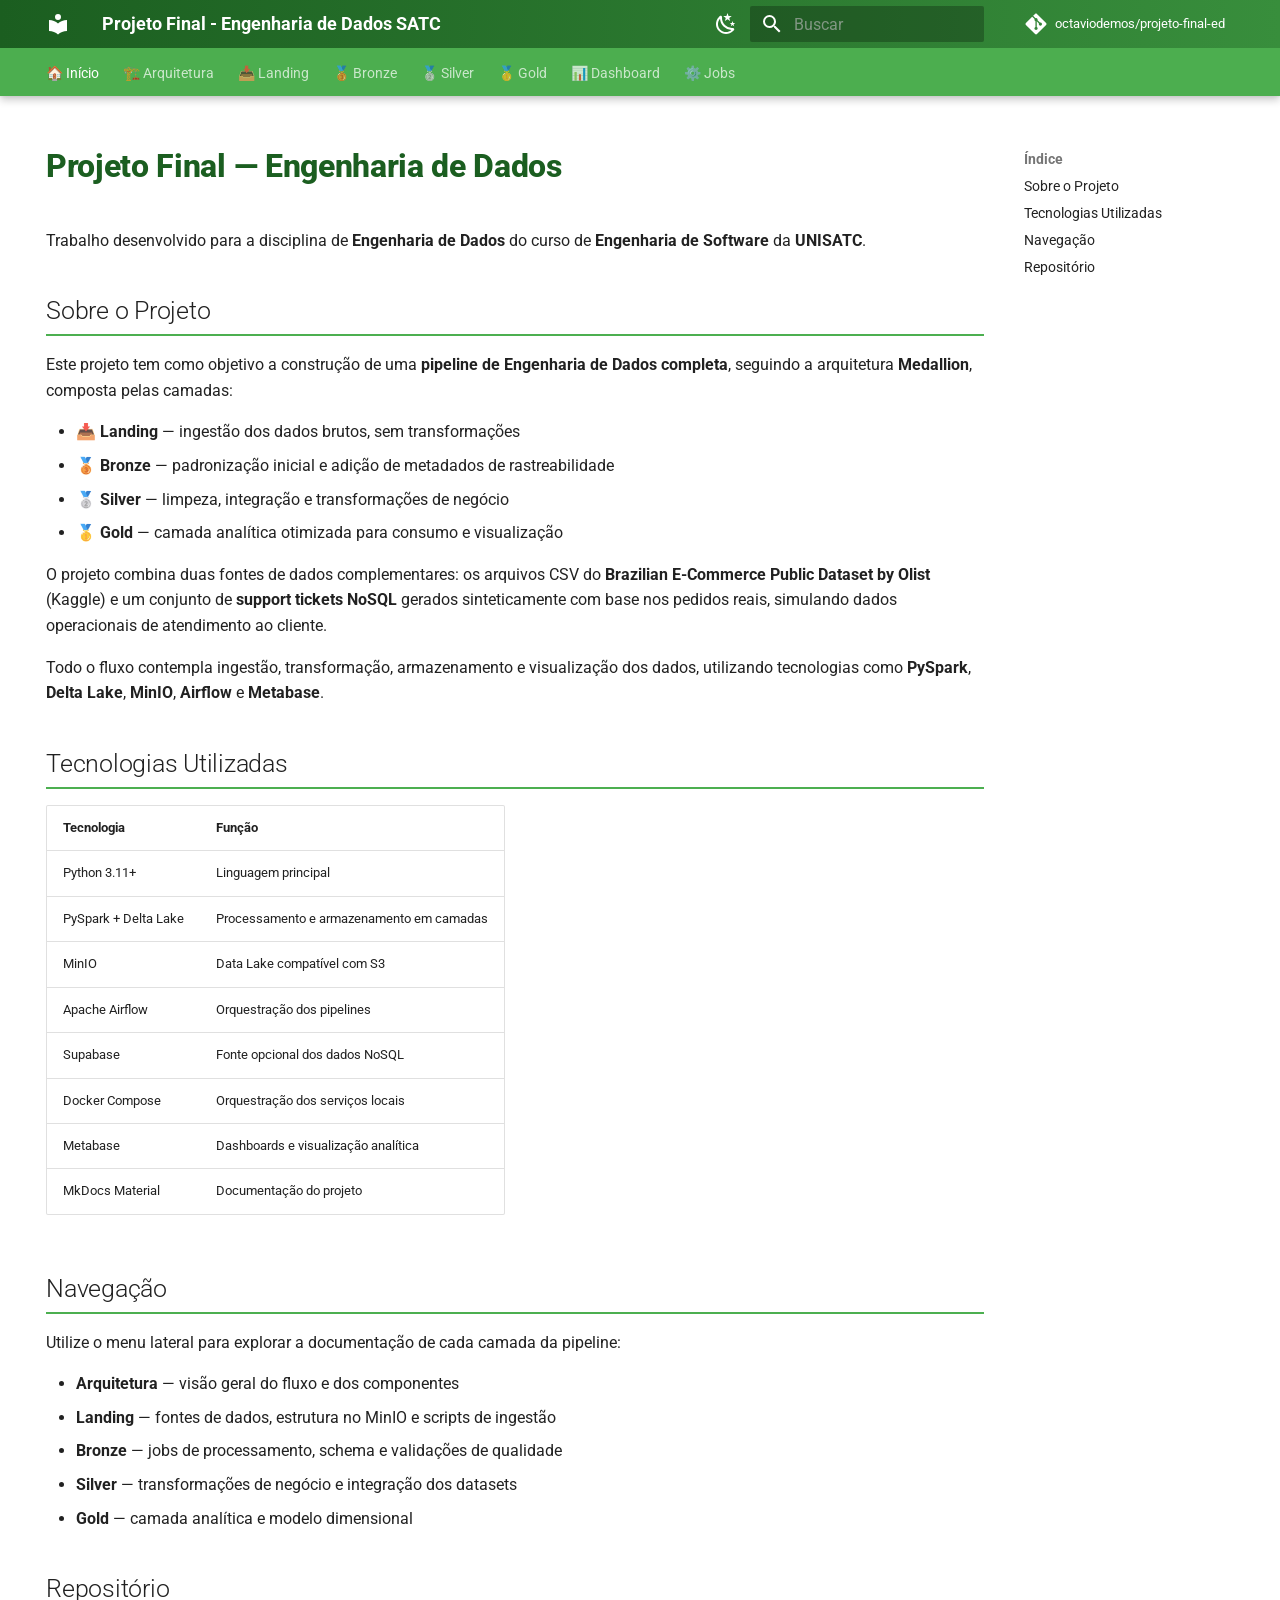
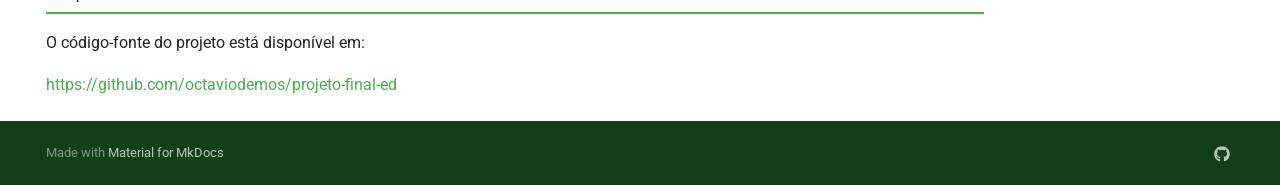
<file: index.html>
<!doctype html>
<html lang="pt" class="no-js">
  <head>
    
      <meta charset="utf-8">
      <meta name="viewport" content="width=device-width,initial-scale=1">
      
      
      
        <link rel="canonical" href="https://octaviodemos.github.io/projeto-final-ed/">
      
      
      
        <link rel="next" href="arquitetura/">
      
      
        
      
      
      <link rel="icon" href="assets/images/favicon.png">
      <meta name="generator" content="mkdocs-1.6.1, mkdocs-material-9.7.6">
    
    
      
        <title>Projeto Final - Engenharia de Dados SATC</title>
      
    
    
      <link rel="stylesheet" href="assets/stylesheets/main.484c7ddc.min.css">
      
        
        <link rel="stylesheet" href="assets/stylesheets/palette.ab4e12ef.min.css">
      
      


    
    
      
    
    
      
        
        
        <link rel="preconnect" href="https://fonts.gstatic.com" crossorigin>
        <link rel="stylesheet" href="https://fonts.googleapis.com/css?family=Roboto:300,300i,400,400i,700,700i%7CRoboto+Mono:400,400i,700,700i&display=fallback">
        <style>:root{--md-text-font:"Roboto";--md-code-font:"Roboto Mono"}</style>
      
    
    
      <link rel="stylesheet" href="stylesheets/extra.css">
    
    <script>__md_scope=new URL(".",location),__md_hash=e=>[...e].reduce(((e,_)=>(e<<5)-e+_.charCodeAt(0)),0),__md_get=(e,_=localStorage,t=__md_scope)=>JSON.parse(_.getItem(t.pathname+"."+e)),__md_set=(e,_,t=localStorage,a=__md_scope)=>{try{t.setItem(a.pathname+"."+e,JSON.stringify(_))}catch(e){}}</script>
    
      

    
    
  </head>
  
  
    
    
      
    
    
    
    
    <body dir="ltr" data-md-color-scheme="default" data-md-color-primary="green" data-md-color-accent="deep-orange">
  
    
    <input class="md-toggle" data-md-toggle="drawer" type="checkbox" id="__drawer" autocomplete="off">
    <input class="md-toggle" data-md-toggle="search" type="checkbox" id="__search" autocomplete="off">
    <label class="md-overlay" for="__drawer"></label>
    <div data-md-component="skip">
      
        
        <a href="#projeto-final-engenharia-de-dados" class="md-skip">
          Pular para conteúdo
        </a>
      
    </div>
    <div data-md-component="announce">
      
    </div>
    
    
      

  

<header class="md-header md-header--shadow md-header--lifted" data-md-component="header">
  <nav class="md-header__inner md-grid" aria-label="Cabeçalho">
    <a href="." title="Projeto Final - Engenharia de Dados SATC" class="md-header__button md-logo" aria-label="Projeto Final - Engenharia de Dados SATC" data-md-component="logo">
      
  
  <svg xmlns="http://www.w3.org/2000/svg" viewBox="0 0 24 24"><path d="M12 8a3 3 0 0 0 3-3 3 3 0 0 0-3-3 3 3 0 0 0-3 3 3 3 0 0 0 3 3m0 3.54C9.64 9.35 6.5 8 3 8v11c3.5 0 6.64 1.35 9 3.54 2.36-2.19 5.5-3.54 9-3.54V8c-3.5 0-6.64 1.35-9 3.54"/></svg>

    </a>
    <label class="md-header__button md-icon" for="__drawer">
      
      <svg xmlns="http://www.w3.org/2000/svg" viewBox="0 0 24 24"><path d="M3 6h18v2H3zm0 5h18v2H3zm0 5h18v2H3z"/></svg>
    </label>
    <div class="md-header__title" data-md-component="header-title">
      <div class="md-header__ellipsis">
        <div class="md-header__topic">
          <span class="md-ellipsis">
            Projeto Final - Engenharia de Dados SATC
          </span>
        </div>
        <div class="md-header__topic" data-md-component="header-topic">
          <span class="md-ellipsis">
            
              🏠 Início
            
          </span>
        </div>
      </div>
    </div>
    
      
        <form class="md-header__option" data-md-component="palette">
  
    
    
    
    <input class="md-option" data-md-color-media="" data-md-color-scheme="default" data-md-color-primary="green" data-md-color-accent="deep-orange"  aria-label="Modo Escuro"  type="radio" name="__palette" id="__palette_0">
    
      <label class="md-header__button md-icon" title="Modo Escuro" for="__palette_1" hidden>
        <svg xmlns="http://www.w3.org/2000/svg" viewBox="0 0 24 24"><path d="m17.75 4.09-2.53 1.94.91 3.06-2.63-1.81-2.63 1.81.91-3.06-2.53-1.94L12.44 4l1.06-3 1.06 3zm3.5 6.91-1.64 1.25.59 1.98-1.7-1.17-1.7 1.17.59-1.98L15.75 11l2.06-.05L18.5 9l.69 1.95zm-2.28 4.95c.83-.08 1.72 1.1 1.19 1.85-.32.45-.66.87-1.08 1.27C15.17 23 8.84 23 4.94 19.07c-3.91-3.9-3.91-10.24 0-14.14.4-.4.82-.76 1.27-1.08.75-.53 1.93.36 1.85 1.19-.27 2.86.69 5.83 2.89 8.02a9.96 9.96 0 0 0 8.02 2.89m-1.64 2.02a12.08 12.08 0 0 1-7.8-3.47c-2.17-2.19-3.33-5-3.49-7.82-2.81 3.14-2.7 7.96.31 10.98 3.02 3.01 7.84 3.12 10.98.31"/></svg>
      </label>
    
  
    
    
    
    <input class="md-option" data-md-color-media="" data-md-color-scheme="slate" data-md-color-primary="green" data-md-color-accent="orange"  aria-label="Modo Claro"  type="radio" name="__palette" id="__palette_1">
    
      <label class="md-header__button md-icon" title="Modo Claro" for="__palette_0" hidden>
        <svg xmlns="http://www.w3.org/2000/svg" viewBox="0 0 24 24"><path d="M12 7a5 5 0 0 1 5 5 5 5 0 0 1-5 5 5 5 0 0 1-5-5 5 5 0 0 1 5-5m0 2a3 3 0 0 0-3 3 3 3 0 0 0 3 3 3 3 0 0 0 3-3 3 3 0 0 0-3-3m0-7 2.39 3.42C13.65 5.15 12.84 5 12 5s-1.65.15-2.39.42zM3.34 7l4.16-.35A7.2 7.2 0 0 0 5.94 8.5c-.44.74-.69 1.5-.83 2.29zm.02 10 1.76-3.77a7.131 7.131 0 0 0 2.38 4.14zM20.65 7l-1.77 3.79a7.02 7.02 0 0 0-2.38-4.15zm-.01 10-4.14.36c.59-.51 1.12-1.14 1.54-1.86.42-.73.69-1.5.83-2.29zM12 22l-2.41-3.44c.74.27 1.55.44 2.41.44.82 0 1.63-.17 2.37-.44z"/></svg>
      </label>
    
  
</form>
      
    
    
      <script>var palette=__md_get("__palette");if(palette&&palette.color){if("(prefers-color-scheme)"===palette.color.media){var media=matchMedia("(prefers-color-scheme: light)"),input=document.querySelector(media.matches?"[data-md-color-media='(prefers-color-scheme: light)']":"[data-md-color-media='(prefers-color-scheme: dark)']");palette.color.media=input.getAttribute("data-md-color-media"),palette.color.scheme=input.getAttribute("data-md-color-scheme"),palette.color.primary=input.getAttribute("data-md-color-primary"),palette.color.accent=input.getAttribute("data-md-color-accent")}for(var[key,value]of Object.entries(palette.color))document.body.setAttribute("data-md-color-"+key,value)}</script>
    
    
    
      
      
        <label class="md-header__button md-icon" for="__search">
          
          <svg xmlns="http://www.w3.org/2000/svg" viewBox="0 0 24 24"><path d="M9.5 3A6.5 6.5 0 0 1 16 9.5c0 1.61-.59 3.09-1.56 4.23l.27.27h.79l5 5-1.5 1.5-5-5v-.79l-.27-.27A6.52 6.52 0 0 1 9.5 16 6.5 6.5 0 0 1 3 9.5 6.5 6.5 0 0 1 9.5 3m0 2C7 5 5 7 5 9.5S7 14 9.5 14 14 12 14 9.5 12 5 9.5 5"/></svg>
        </label>
        <div class="md-search" data-md-component="search" role="dialog">
  <label class="md-search__overlay" for="__search"></label>
  <div class="md-search__inner" role="search">
    <form class="md-search__form" name="search">
      <input type="text" class="md-search__input" name="query" aria-label="Buscar" placeholder="Buscar" autocapitalize="off" autocorrect="off" autocomplete="off" spellcheck="false" data-md-component="search-query" required>
      <label class="md-search__icon md-icon" for="__search">
        
        <svg xmlns="http://www.w3.org/2000/svg" viewBox="0 0 24 24"><path d="M9.5 3A6.5 6.5 0 0 1 16 9.5c0 1.61-.59 3.09-1.56 4.23l.27.27h.79l5 5-1.5 1.5-5-5v-.79l-.27-.27A6.52 6.52 0 0 1 9.5 16 6.5 6.5 0 0 1 3 9.5 6.5 6.5 0 0 1 9.5 3m0 2C7 5 5 7 5 9.5S7 14 9.5 14 14 12 14 9.5 12 5 9.5 5"/></svg>
        
        <svg xmlns="http://www.w3.org/2000/svg" viewBox="0 0 24 24"><path d="M20 11v2H8l5.5 5.5-1.42 1.42L4.16 12l7.92-7.92L13.5 5.5 8 11z"/></svg>
      </label>
      <nav class="md-search__options" aria-label="Pesquisar">
        
        <button type="reset" class="md-search__icon md-icon" title="Limpar" aria-label="Limpar" tabindex="-1">
          
          <svg xmlns="http://www.w3.org/2000/svg" viewBox="0 0 24 24"><path d="M19 6.41 17.59 5 12 10.59 6.41 5 5 6.41 10.59 12 5 17.59 6.41 19 12 13.41 17.59 19 19 17.59 13.41 12z"/></svg>
        </button>
      </nav>
      
        <div class="md-search__suggest" data-md-component="search-suggest"></div>
      
    </form>
    <div class="md-search__output">
      <div class="md-search__scrollwrap" tabindex="0" data-md-scrollfix>
        <div class="md-search-result" data-md-component="search-result">
          <div class="md-search-result__meta">
            Inicializando busca
          </div>
          <ol class="md-search-result__list" role="presentation"></ol>
        </div>
      </div>
    </div>
  </div>
</div>
      
    
    
      <div class="md-header__source">
        <a href="https://github.com/octaviodemos/projeto-final-ed" title="Ir para repositório" class="md-source" data-md-component="source">
  <div class="md-source__icon md-icon">
    
    <svg xmlns="http://www.w3.org/2000/svg" viewBox="0 0 448 512"><!--! Font Awesome Free 7.1.0 by @fontawesome - https://fontawesome.com License - https://fontawesome.com/license/free (Icons: CC BY 4.0, Fonts: SIL OFL 1.1, Code: MIT License) Copyright 2025 Fonticons, Inc.--><path d="M439.6 236.1 244 40.5c-5.4-5.5-12.8-8.5-20.4-8.5s-15 3-20.4 8.4L162.5 81l51.5 51.5c27.1-9.1 52.7 16.8 43.4 43.7l49.7 49.7c34.2-11.8 61.2 31 35.5 56.7-26.5 26.5-70.2-2.9-56-37.3L240.3 199v121.9c25.3 12.5 22.3 41.8 9.1 55-6.4 6.4-15.2 10.1-24.3 10.1s-17.8-3.6-24.3-10.1c-17.6-17.6-11.1-46.9 11.2-56v-123c-20.8-8.5-24.6-30.7-18.6-45L142.6 101 8.5 235.1C3 240.6 0 247.9 0 255.5s3 15 8.5 20.4l195.6 195.7c5.4 5.4 12.7 8.4 20.4 8.4s15-3 20.4-8.4l194.7-194.7c5.4-5.4 8.4-12.8 8.4-20.4s-3-15-8.4-20.4"/></svg>
  </div>
  <div class="md-source__repository">
    octaviodemos/projeto-final-ed
  </div>
</a>
      </div>
    
  </nav>
  
    
      
<nav class="md-tabs" aria-label="Abas" data-md-component="tabs">
  <div class="md-grid">
    <ul class="md-tabs__list">
      
        
  
  
  
    
  
  
    <li class="md-tabs__item md-tabs__item--active">
      <a href="." class="md-tabs__link">
        
  
  
    
  
  🏠 Início

      </a>
    </li>
  

      
        
  
  
  
  
    <li class="md-tabs__item">
      <a href="arquitetura/" class="md-tabs__link">
        
  
  
    
  
  🏗️ Arquitetura

      </a>
    </li>
  

      
        
  
  
  
  
    <li class="md-tabs__item">
      <a href="landing/" class="md-tabs__link">
        
  
  
    
  
  📥 Landing

      </a>
    </li>
  

      
        
  
  
  
  
    <li class="md-tabs__item">
      <a href="bronze/" class="md-tabs__link">
        
  
  
    
  
  🥉 Bronze

      </a>
    </li>
  

      
        
  
  
  
  
    <li class="md-tabs__item">
      <a href="silver/" class="md-tabs__link">
        
  
  
    
  
  🥈 Silver

      </a>
    </li>
  

      
        
  
  
  
  
    <li class="md-tabs__item">
      <a href="gold/" class="md-tabs__link">
        
  
  
    
  
  🥇 Gold

      </a>
    </li>
  

      
        
  
  
  
  
    <li class="md-tabs__item">
      <a href="dashboard/" class="md-tabs__link">
        
  
  
    
  
  📊 Dashboard

      </a>
    </li>
  

      
        
  
  
  
  
    <li class="md-tabs__item">
      <a href="jobs/" class="md-tabs__link">
        
  
  
    
  
  ⚙️ Jobs

      </a>
    </li>
  

      
    </ul>
  </div>
</nav>
    
  
</header>
    
    <div class="md-container" data-md-component="container">
      
      
        
      
      <main class="md-main" data-md-component="main">
        <div class="md-main__inner md-grid">
          
            
              
                
              
              <div class="md-sidebar md-sidebar--primary" data-md-component="sidebar" data-md-type="navigation" hidden>
                <div class="md-sidebar__scrollwrap">
                  <div class="md-sidebar__inner">
                    


  


<nav class="md-nav md-nav--primary md-nav--lifted" aria-label="Navegação" data-md-level="0">
  <label class="md-nav__title" for="__drawer">
    <a href="." title="Projeto Final - Engenharia de Dados SATC" class="md-nav__button md-logo" aria-label="Projeto Final - Engenharia de Dados SATC" data-md-component="logo">
      
  
  <svg xmlns="http://www.w3.org/2000/svg" viewBox="0 0 24 24"><path d="M12 8a3 3 0 0 0 3-3 3 3 0 0 0-3-3 3 3 0 0 0-3 3 3 3 0 0 0 3 3m0 3.54C9.64 9.35 6.5 8 3 8v11c3.5 0 6.64 1.35 9 3.54 2.36-2.19 5.5-3.54 9-3.54V8c-3.5 0-6.64 1.35-9 3.54"/></svg>

    </a>
    Projeto Final - Engenharia de Dados SATC
  </label>
  
    <div class="md-nav__source">
      <a href="https://github.com/octaviodemos/projeto-final-ed" title="Ir para repositório" class="md-source" data-md-component="source">
  <div class="md-source__icon md-icon">
    
    <svg xmlns="http://www.w3.org/2000/svg" viewBox="0 0 448 512"><!--! Font Awesome Free 7.1.0 by @fontawesome - https://fontawesome.com License - https://fontawesome.com/license/free (Icons: CC BY 4.0, Fonts: SIL OFL 1.1, Code: MIT License) Copyright 2025 Fonticons, Inc.--><path d="M439.6 236.1 244 40.5c-5.4-5.5-12.8-8.5-20.4-8.5s-15 3-20.4 8.4L162.5 81l51.5 51.5c27.1-9.1 52.7 16.8 43.4 43.7l49.7 49.7c34.2-11.8 61.2 31 35.5 56.7-26.5 26.5-70.2-2.9-56-37.3L240.3 199v121.9c25.3 12.5 22.3 41.8 9.1 55-6.4 6.4-15.2 10.1-24.3 10.1s-17.8-3.6-24.3-10.1c-17.6-17.6-11.1-46.9 11.2-56v-123c-20.8-8.5-24.6-30.7-18.6-45L142.6 101 8.5 235.1C3 240.6 0 247.9 0 255.5s3 15 8.5 20.4l195.6 195.7c5.4 5.4 12.7 8.4 20.4 8.4s15-3 20.4-8.4l194.7-194.7c5.4-5.4 8.4-12.8 8.4-20.4s-3-15-8.4-20.4"/></svg>
  </div>
  <div class="md-source__repository">
    octaviodemos/projeto-final-ed
  </div>
</a>
    </div>
  
  <ul class="md-nav__list" data-md-scrollfix>
    
      
      
  
  
    
  
  
  
    <li class="md-nav__item md-nav__item--active">
      
      <input class="md-nav__toggle md-toggle" type="checkbox" id="__toc">
      
      
        
      
      
        <label class="md-nav__link md-nav__link--active" for="__toc">
          
  
  
  <span class="md-ellipsis">
    
  
    🏠 Início
  

    
  </span>
  
  

          <span class="md-nav__icon md-icon"></span>
        </label>
      
      <a href="." class="md-nav__link md-nav__link--active">
        
  
  
  <span class="md-ellipsis">
    
  
    🏠 Início
  

    
  </span>
  
  

      </a>
      
        

<nav class="md-nav md-nav--secondary" aria-label="Índice">
  
  
  
    
  
  
    <label class="md-nav__title" for="__toc">
      <span class="md-nav__icon md-icon"></span>
      Índice
    </label>
    <ul class="md-nav__list" data-md-component="toc" data-md-scrollfix>
      
        <li class="md-nav__item">
  <a href="#sobre-o-projeto" class="md-nav__link">
    <span class="md-ellipsis">
      
        Sobre o Projeto
      
    </span>
  </a>
  
</li>
      
        <li class="md-nav__item">
  <a href="#tecnologias-utilizadas" class="md-nav__link">
    <span class="md-ellipsis">
      
        Tecnologias Utilizadas
      
    </span>
  </a>
  
</li>
      
        <li class="md-nav__item">
  <a href="#navegacao" class="md-nav__link">
    <span class="md-ellipsis">
      
        Navegação
      
    </span>
  </a>
  
</li>
      
        <li class="md-nav__item">
  <a href="#repositorio" class="md-nav__link">
    <span class="md-ellipsis">
      
        Repositório
      
    </span>
  </a>
  
</li>
      
    </ul>
  
</nav>
      
    </li>
  

    
      
      
  
  
  
  
    <li class="md-nav__item">
      <a href="arquitetura/" class="md-nav__link">
        
  
  
  <span class="md-ellipsis">
    
  
    🏗️ Arquitetura
  

    
  </span>
  
  

      </a>
    </li>
  

    
      
      
  
  
  
  
    <li class="md-nav__item">
      <a href="landing/" class="md-nav__link">
        
  
  
  <span class="md-ellipsis">
    
  
    📥 Landing
  

    
  </span>
  
  

      </a>
    </li>
  

    
      
      
  
  
  
  
    <li class="md-nav__item">
      <a href="bronze/" class="md-nav__link">
        
  
  
  <span class="md-ellipsis">
    
  
    🥉 Bronze
  

    
  </span>
  
  

      </a>
    </li>
  

    
      
      
  
  
  
  
    <li class="md-nav__item">
      <a href="silver/" class="md-nav__link">
        
  
  
  <span class="md-ellipsis">
    
  
    🥈 Silver
  

    
  </span>
  
  

      </a>
    </li>
  

    
      
      
  
  
  
  
    <li class="md-nav__item">
      <a href="gold/" class="md-nav__link">
        
  
  
  <span class="md-ellipsis">
    
  
    🥇 Gold
  

    
  </span>
  
  

      </a>
    </li>
  

    
      
      
  
  
  
  
    <li class="md-nav__item">
      <a href="dashboard/" class="md-nav__link">
        
  
  
  <span class="md-ellipsis">
    
  
    📊 Dashboard
  

    
  </span>
  
  

      </a>
    </li>
  

    
      
      
  
  
  
  
    <li class="md-nav__item">
      <a href="jobs/" class="md-nav__link">
        
  
  
  <span class="md-ellipsis">
    
  
    ⚙️ Jobs
  

    
  </span>
  
  

      </a>
    </li>
  

    
  </ul>
</nav>
                  </div>
                </div>
              </div>
            
            
              
                
              
              <div class="md-sidebar md-sidebar--secondary" data-md-component="sidebar" data-md-type="toc" >
                <div class="md-sidebar__scrollwrap">
                  <div class="md-sidebar__inner">
                    

<nav class="md-nav md-nav--secondary" aria-label="Índice">
  
  
  
    
  
  
    <label class="md-nav__title" for="__toc">
      <span class="md-nav__icon md-icon"></span>
      Índice
    </label>
    <ul class="md-nav__list" data-md-component="toc" data-md-scrollfix>
      
        <li class="md-nav__item">
  <a href="#sobre-o-projeto" class="md-nav__link">
    <span class="md-ellipsis">
      
        Sobre o Projeto
      
    </span>
  </a>
  
</li>
      
        <li class="md-nav__item">
  <a href="#tecnologias-utilizadas" class="md-nav__link">
    <span class="md-ellipsis">
      
        Tecnologias Utilizadas
      
    </span>
  </a>
  
</li>
      
        <li class="md-nav__item">
  <a href="#navegacao" class="md-nav__link">
    <span class="md-ellipsis">
      
        Navegação
      
    </span>
  </a>
  
</li>
      
        <li class="md-nav__item">
  <a href="#repositorio" class="md-nav__link">
    <span class="md-ellipsis">
      
        Repositório
      
    </span>
  </a>
  
</li>
      
    </ul>
  
</nav>
                  </div>
                </div>
              </div>
            
          
          
            <div class="md-content" data-md-component="content">
              
              <article class="md-content__inner md-typeset">
                
                  
  



  
  


<h1 id="projeto-final-engenharia-de-dados">Projeto Final — Engenharia de Dados</h1>
<p>Trabalho desenvolvido para a disciplina de <strong>Engenharia de Dados</strong> do curso de <strong>Engenharia de Software</strong> da <strong>UNISATC</strong>.</p>
<h2 id="sobre-o-projeto">Sobre o Projeto</h2>
<p>Este projeto tem como objetivo a construção de uma <strong>pipeline de Engenharia de Dados completa</strong>, seguindo a arquitetura <strong>Medallion</strong>, composta pelas camadas:</p>
<ul>
<li>📥 <strong>Landing</strong> — ingestão dos dados brutos, sem transformações</li>
<li>🥉 <strong>Bronze</strong> — padronização inicial e adição de metadados de rastreabilidade</li>
<li>🥈 <strong>Silver</strong> — limpeza, integração e transformações de negócio</li>
<li>🥇 <strong>Gold</strong> — camada analítica otimizada para consumo e visualização</li>
</ul>
<p>O projeto combina duas fontes de dados complementares: os arquivos CSV do <strong>Brazilian E-Commerce Public Dataset by Olist</strong> (Kaggle) e um conjunto de <strong>support tickets NoSQL</strong> gerados sinteticamente com base nos pedidos reais, simulando dados operacionais de atendimento ao cliente.</p>
<p>Todo o fluxo contempla ingestão, transformação, armazenamento e visualização dos dados, utilizando tecnologias como <strong>PySpark</strong>, <strong>Delta Lake</strong>, <strong>MinIO</strong>, <strong>Airflow</strong> e <strong>Metabase</strong>.</p>
<h2 id="tecnologias-utilizadas">Tecnologias Utilizadas</h2>
<table>
<thead>
<tr>
<th>Tecnologia</th>
<th>Função</th>
</tr>
</thead>
<tbody>
<tr>
<td>Python 3.11+</td>
<td>Linguagem principal</td>
</tr>
<tr>
<td>PySpark + Delta Lake</td>
<td>Processamento e armazenamento em camadas</td>
</tr>
<tr>
<td>MinIO</td>
<td>Data Lake compatível com S3</td>
</tr>
<tr>
<td>Apache Airflow</td>
<td>Orquestração dos pipelines</td>
</tr>
<tr>
<td>Supabase</td>
<td>Fonte opcional dos dados NoSQL</td>
</tr>
<tr>
<td>Docker Compose</td>
<td>Orquestração dos serviços locais</td>
</tr>
<tr>
<td>Metabase</td>
<td>Dashboards e visualização analítica</td>
</tr>
<tr>
<td>MkDocs Material</td>
<td>Documentação do projeto</td>
</tr>
</tbody>
</table>
<h2 id="navegacao">Navegação</h2>
<p>Utilize o menu lateral para explorar a documentação de cada camada da pipeline:</p>
<ul>
<li><strong>Arquitetura</strong> — visão geral do fluxo e dos componentes</li>
<li><strong>Landing</strong> — fontes de dados, estrutura no MinIO e scripts de ingestão</li>
<li><strong>Bronze</strong> — jobs de processamento, schema e validações de qualidade</li>
<li><strong>Silver</strong> — transformações de negócio e integração dos datasets</li>
<li><strong>Gold</strong> — camada analítica e modelo dimensional</li>
</ul>
<h2 id="repositorio">Repositório</h2>
<p>O código-fonte do projeto está disponível em:</p>
<p><a href="https://github.com/octaviodemos/projeto-final-ed">https://github.com/octaviodemos/projeto-final-ed</a></p>







  
  




  



                
              </article>
            </div>
          
          
  <script>var tabs=__md_get("__tabs");if(Array.isArray(tabs))e:for(var set of document.querySelectorAll(".tabbed-set")){var labels=set.querySelector(".tabbed-labels");for(var tab of tabs)for(var label of labels.getElementsByTagName("label"))if(label.innerText.trim()===tab){var input=document.getElementById(label.htmlFor);input.checked=!0;continue e}}</script>

<script>var target=document.getElementById(location.hash.slice(1));target&&target.name&&(target.checked=target.name.startsWith("__tabbed_"))</script>
        </div>
        
          <button type="button" class="md-top md-icon" data-md-component="top" hidden>
  
  <svg xmlns="http://www.w3.org/2000/svg" viewBox="0 0 24 24"><path d="M13 20h-2V8l-5.5 5.5-1.42-1.42L12 4.16l7.92 7.92-1.42 1.42L13 8z"/></svg>
  Voltar para o topo
</button>
        
      </main>
      
        <footer class="md-footer">
  
  <div class="md-footer-meta md-typeset">
    <div class="md-footer-meta__inner md-grid">
      <div class="md-copyright">
  
  
    Made with
    <a href="https://squidfunk.github.io/mkdocs-material/" target="_blank" rel="noopener">
      Material for MkDocs
    </a>
  
</div>
      
        
<div class="md-social">
  
    
    
    
    
      
      
    
    <a href="https://github.com/octaviodemos/projeto-final-ed" target="_blank" rel="noopener" title="github.com" class="md-social__link">
      <svg xmlns="http://www.w3.org/2000/svg" viewBox="0 0 512 512"><!--! Font Awesome Free 7.1.0 by @fontawesome - https://fontawesome.com License - https://fontawesome.com/license/free (Icons: CC BY 4.0, Fonts: SIL OFL 1.1, Code: MIT License) Copyright 2025 Fonticons, Inc.--><path d="M173.9 397.4c0 2-2.3 3.6-5.2 3.6-3.3.3-5.6-1.3-5.6-3.6 0-2 2.3-3.6 5.2-3.6 3-.3 5.6 1.3 5.6 3.6m-31.1-4.5c-.7 2 1.3 4.3 4.3 4.9 2.6 1 5.6 0 6.2-2s-1.3-4.3-4.3-5.2c-2.6-.7-5.5.3-6.2 2.3m44.2-1.7c-2.9.7-4.9 2.6-4.6 4.9.3 2 2.9 3.3 5.9 2.6 2.9-.7 4.9-2.6 4.6-4.6-.3-1.9-3-3.2-5.9-2.9M252.8 8C114.1 8 8 113.3 8 252c0 110.9 69.8 205.8 169.5 239.2 12.8 2.3 17.3-5.6 17.3-12.1 0-6.2-.3-40.4-.3-61.4 0 0-70 15-84.7-29.8 0 0-11.4-29.1-27.8-36.6 0 0-22.9-15.7 1.6-15.4 0 0 24.9 2 38.6 25.8 21.9 38.6 58.6 27.5 72.9 20.9 2.3-16 8.8-27.1 16-33.7-55.9-6.2-112.3-14.3-112.3-110.5 0-27.5 7.6-41.3 23.6-58.9-2.6-6.5-11.1-33.3 2.6-67.9 20.9-6.5 69 27 69 27 20-5.6 41.5-8.5 62.8-8.5s42.8 2.9 62.8 8.5c0 0 48.1-33.6 69-27 13.7 34.7 5.2 61.4 2.6 67.9 16 17.7 25.8 31.5 25.8 58.9 0 96.5-58.9 104.2-114.8 110.5 9.2 7.9 17 22.9 17 46.4 0 33.7-.3 75.4-.3 83.6 0 6.5 4.6 14.4 17.3 12.1C436.2 457.8 504 362.9 504 252 504 113.3 391.5 8 252.8 8M105.2 352.9c-1.3 1-1 3.3.7 5.2 1.6 1.6 3.9 2.3 5.2 1 1.3-1 1-3.3-.7-5.2-1.6-1.6-3.9-2.3-5.2-1m-10.8-8.1c-.7 1.3.3 2.9 2.3 3.9 1.6 1 3.6.7 4.3-.7.7-1.3-.3-2.9-2.3-3.9-2-.6-3.6-.3-4.3.7m32.4 35.6c-1.6 1.3-1 4.3 1.3 6.2 2.3 2.3 5.2 2.6 6.5 1 1.3-1.3.7-4.3-1.3-6.2-2.2-2.3-5.2-2.6-6.5-1m-11.4-14.7c-1.6 1-1.6 3.6 0 5.9s4.3 3.3 5.6 2.3c1.6-1.3 1.6-3.9 0-6.2-1.4-2.3-4-3.3-5.6-2"/></svg>
    </a>
  
</div>
      
    </div>
  </div>
</footer>
      
    </div>
    <div class="md-dialog" data-md-component="dialog">
      <div class="md-dialog__inner md-typeset"></div>
    </div>
    
    
    
      
      
      <script id="__config" type="application/json">{"annotate": null, "base": ".", "features": ["navigation.tabs", "navigation.tabs.sticky", "navigation.sections", "navigation.top", "navigation.expand", "navigation.instant", "navigation.tracking", "toc.follow", "search.highlight", "search.suggest", "content.code.copy", "content.tabs.link"], "search": "assets/javascripts/workers/search.2c215733.min.js", "tags": null, "translations": {"clipboard.copied": "Copiado para \u00e1rea de transfer\u00eancia", "clipboard.copy": "Copiar para \u00e1rea de transfer\u00eancia", "search.result.more.one": "mais 1 nesta p\u00e1gina", "search.result.more.other": "# mais nesta p\u00e1gina", "search.result.none": "Nenhum documento encontrado", "search.result.one": "1 documento encontrado", "search.result.other": "# documentos encontrados", "search.result.placeholder": "Digite para iniciar a busca", "search.result.term.missing": "Ausente", "select.version": "Selecione a vers\u00e3o"}, "version": null}</script>
    
    
      <script src="assets/javascripts/bundle.79ae519e.min.js"></script>
      
    
  </body>
</html>
</file>
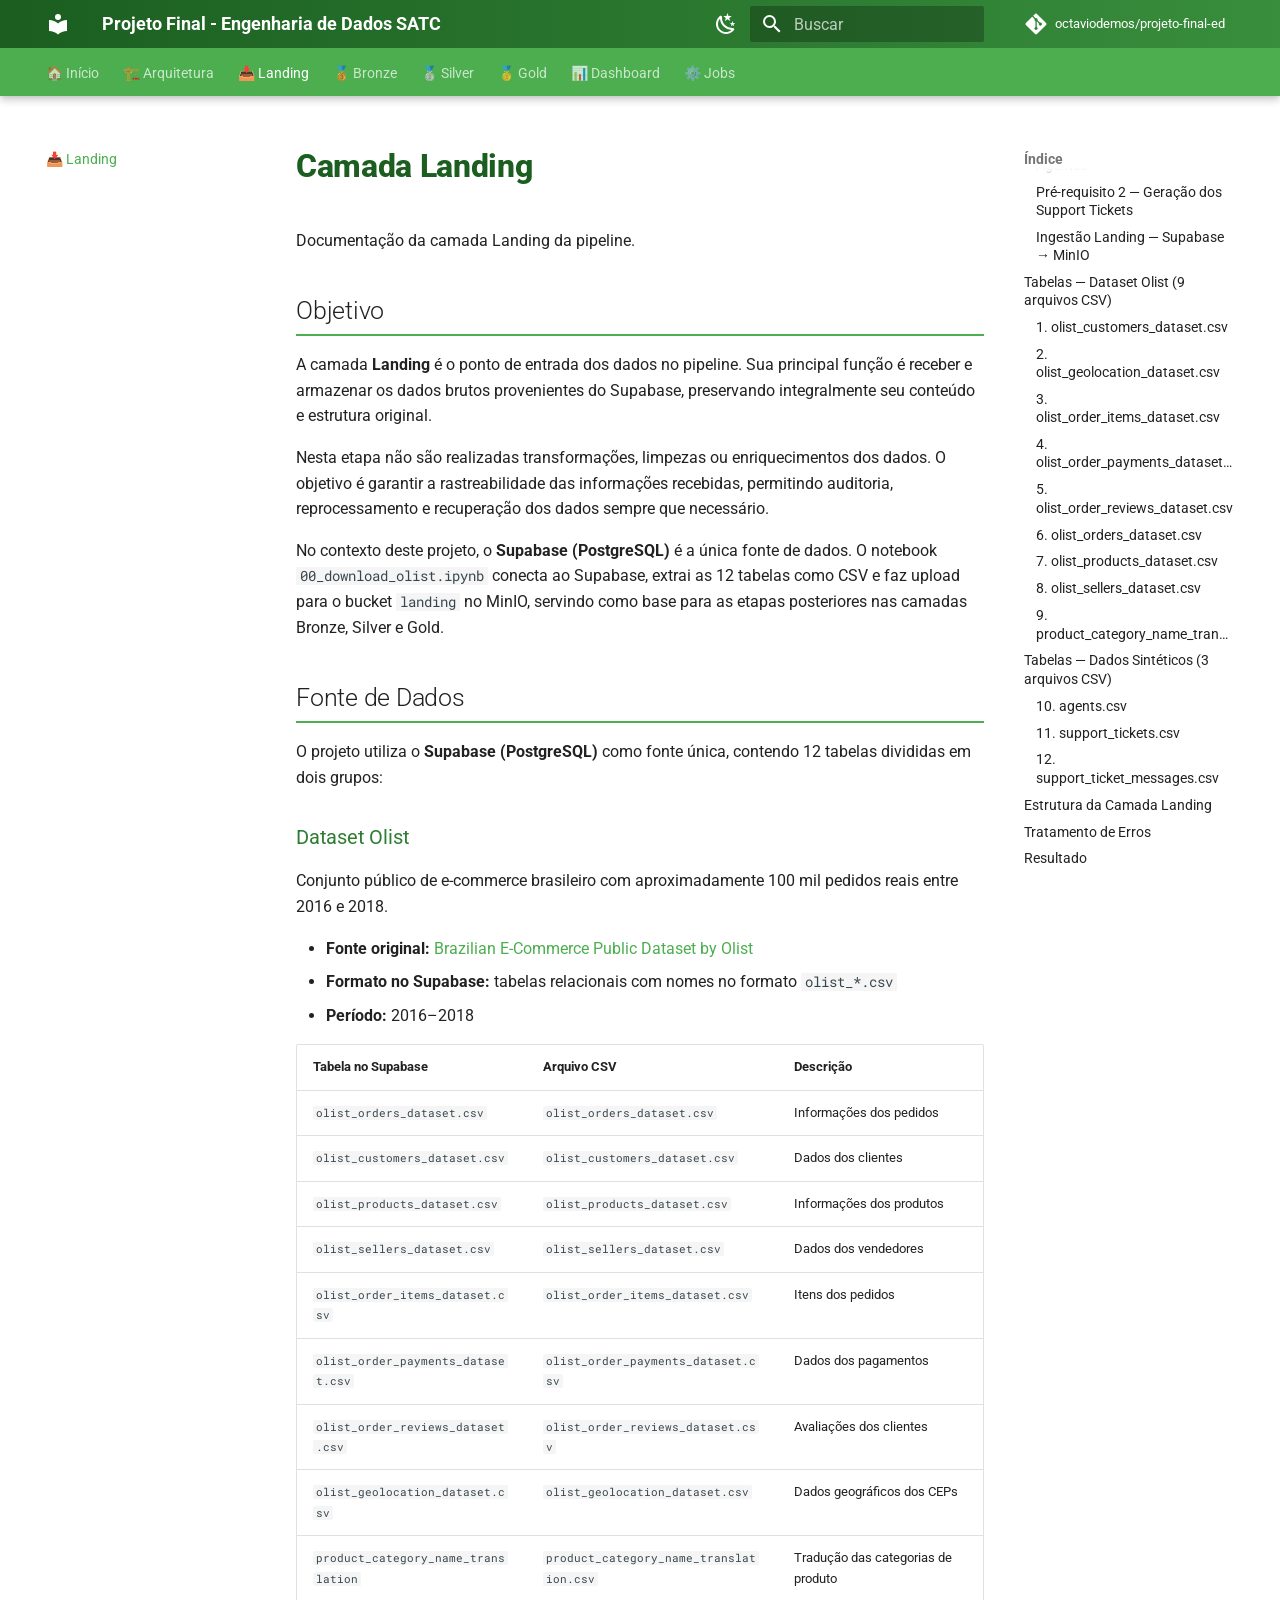
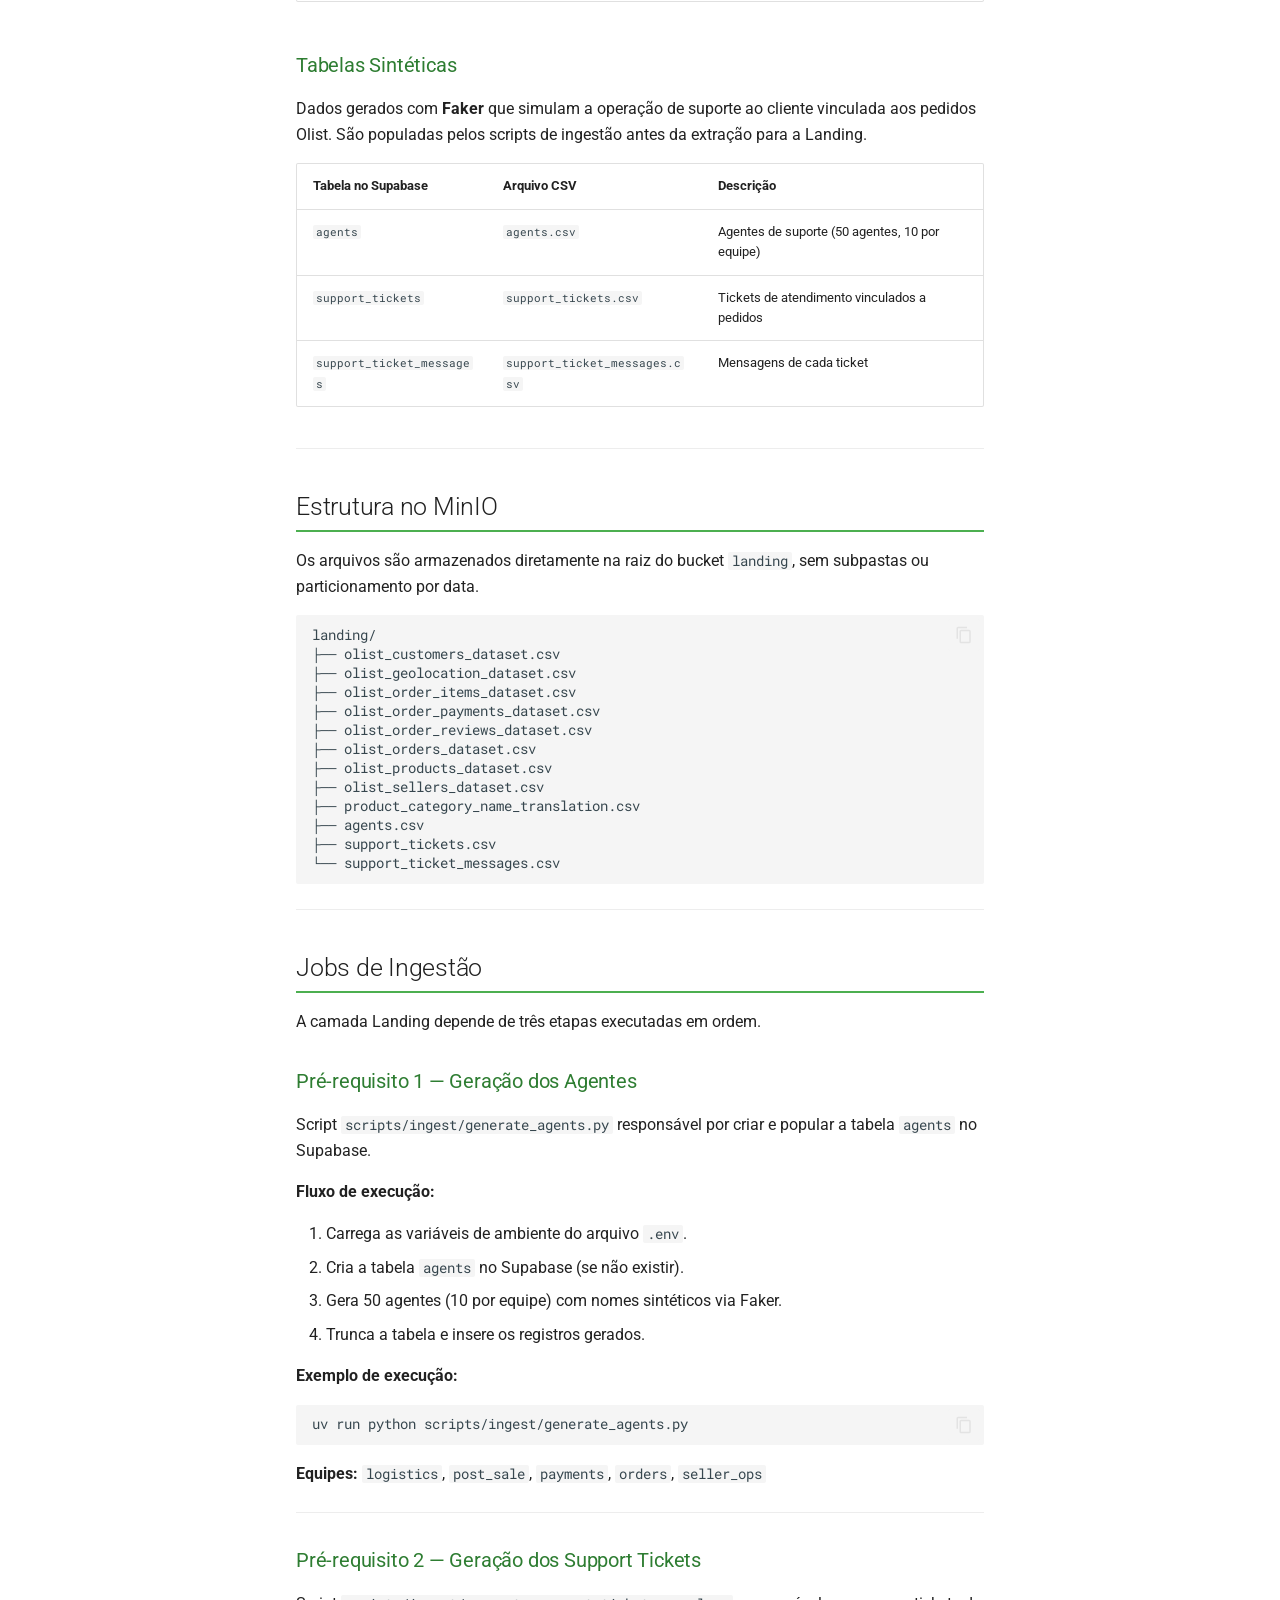
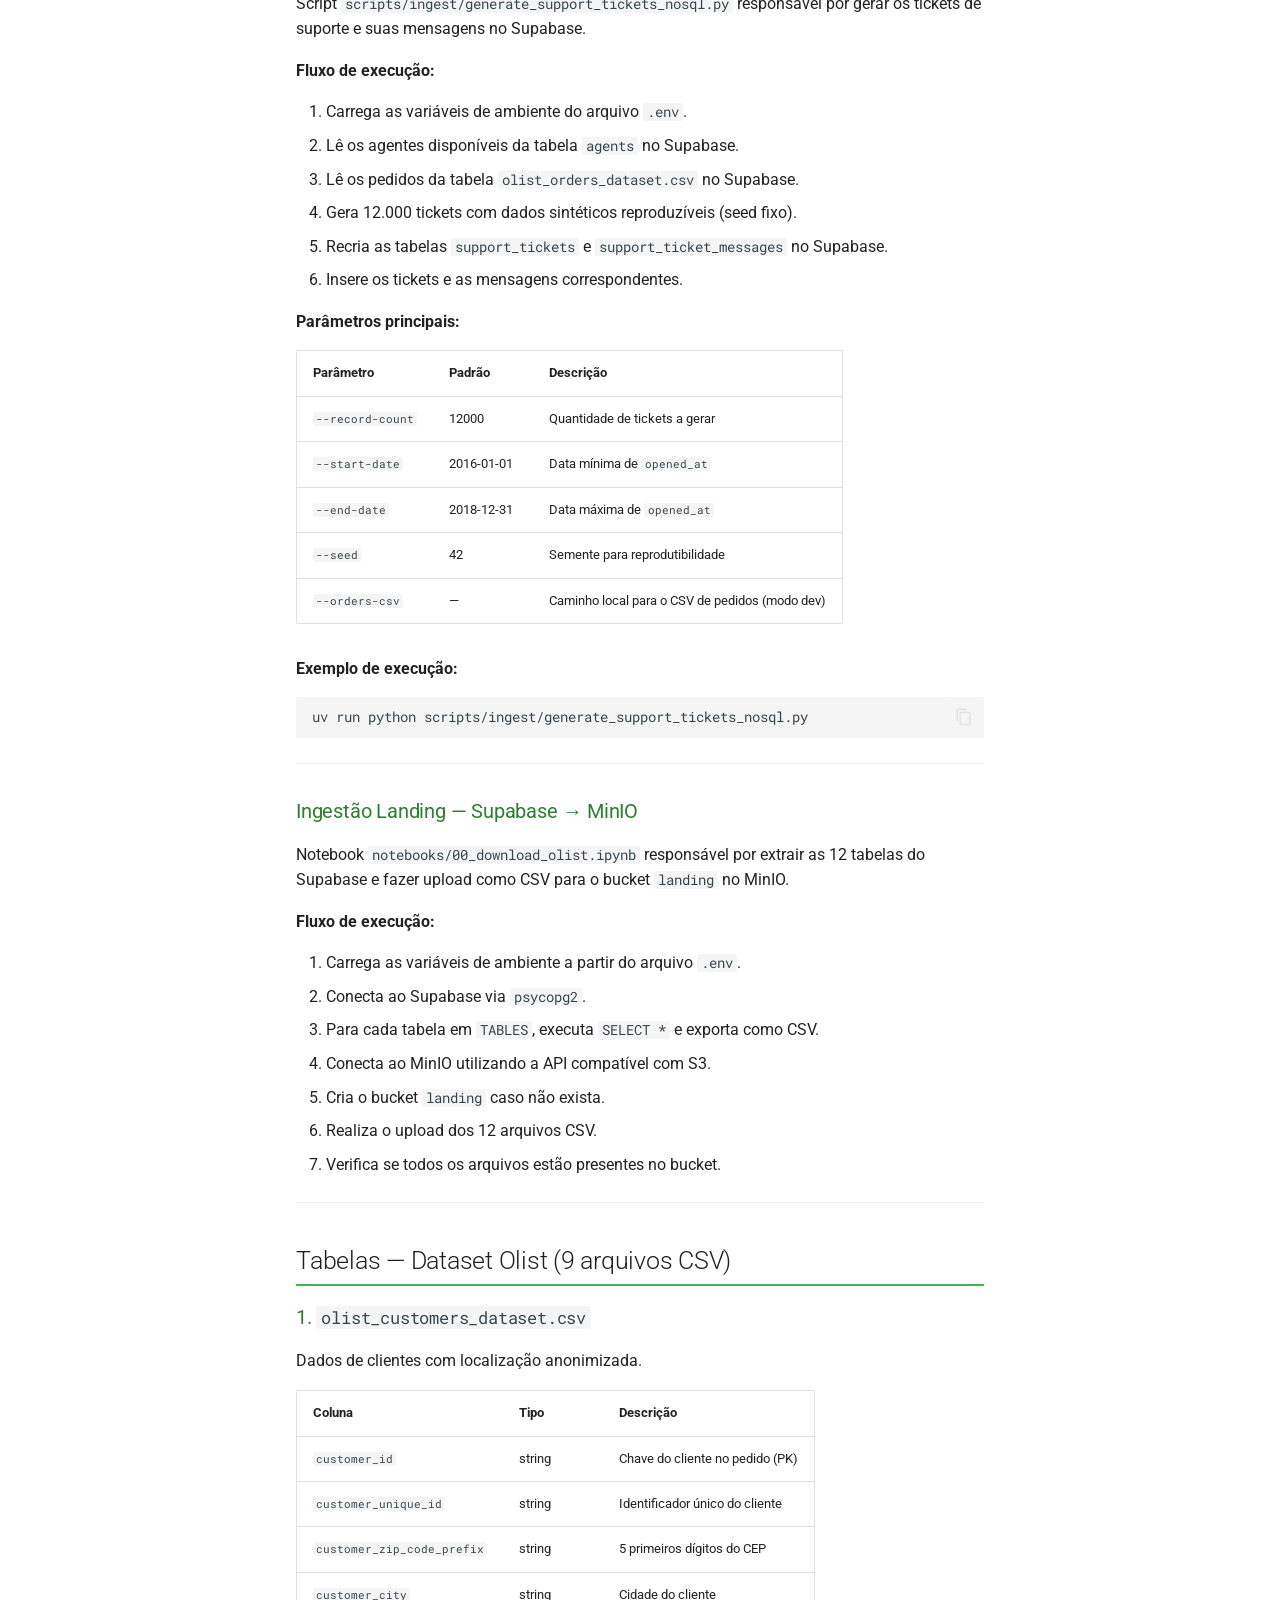
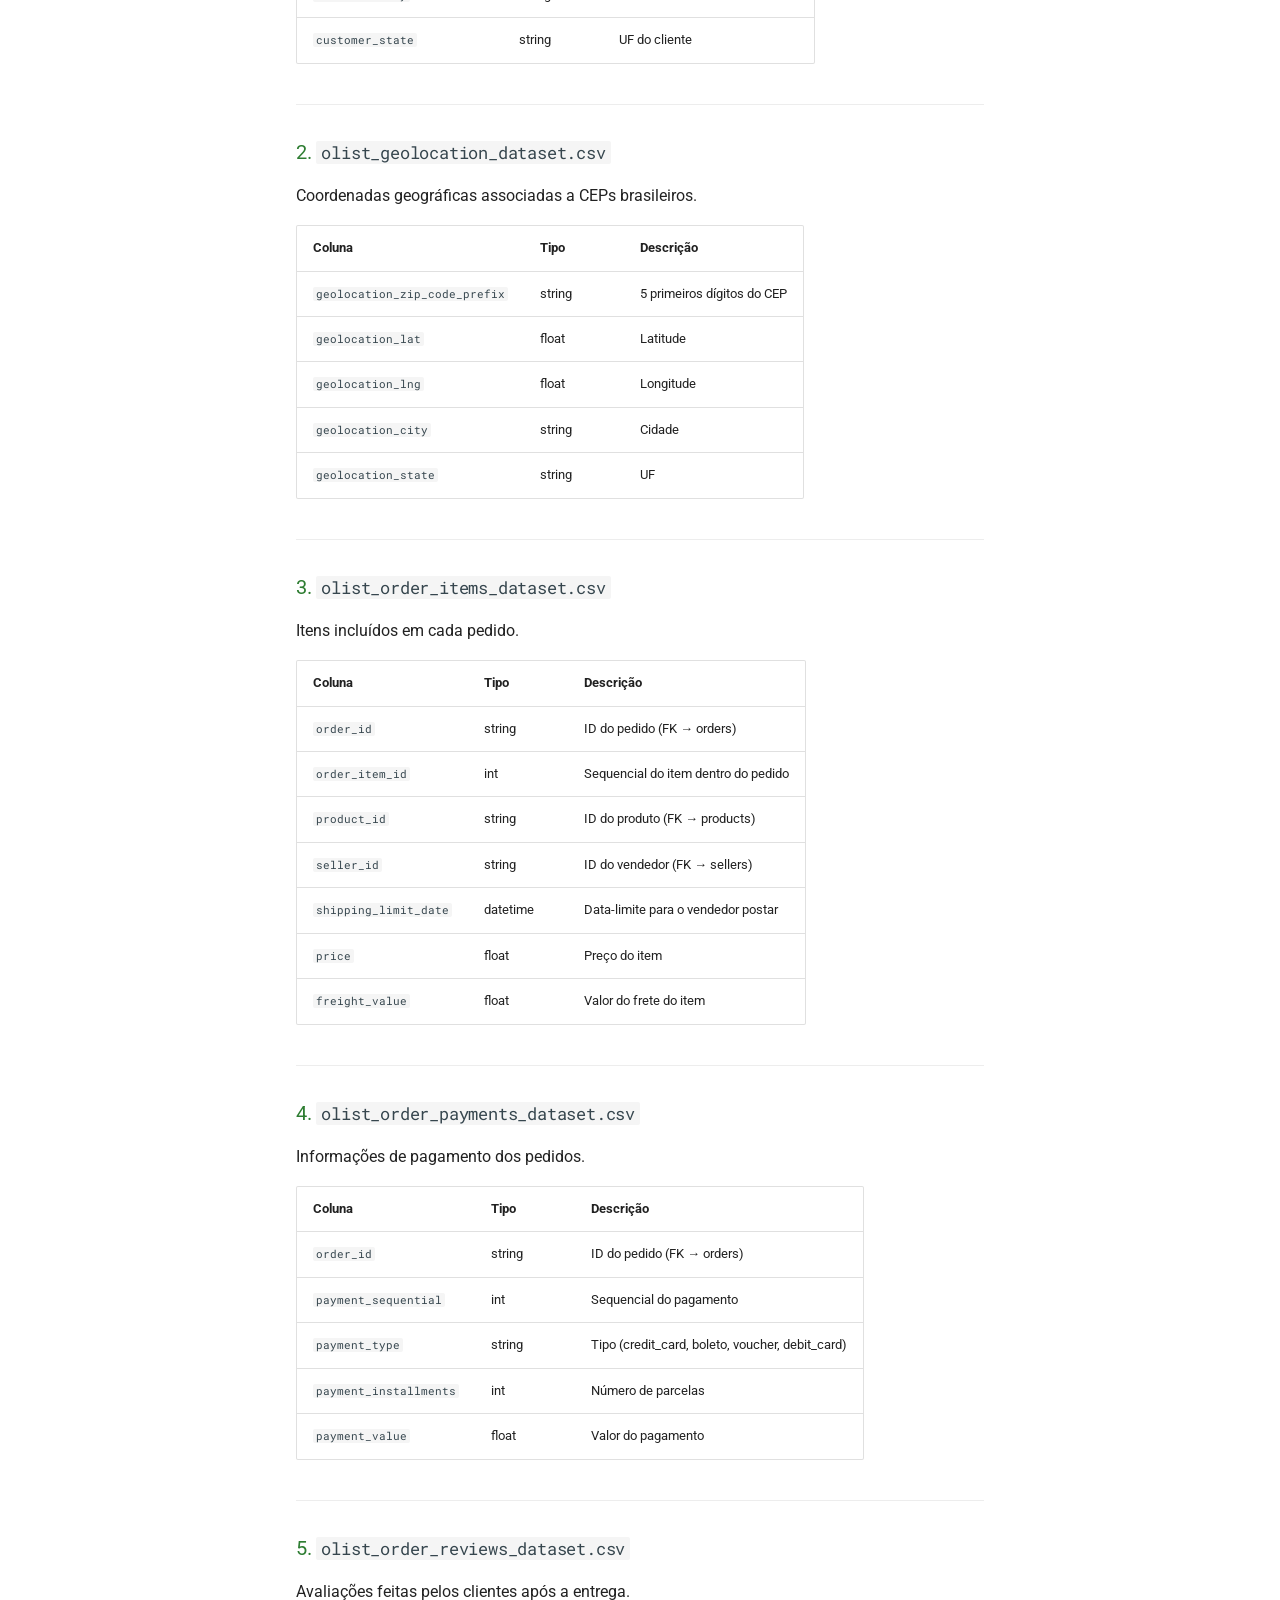
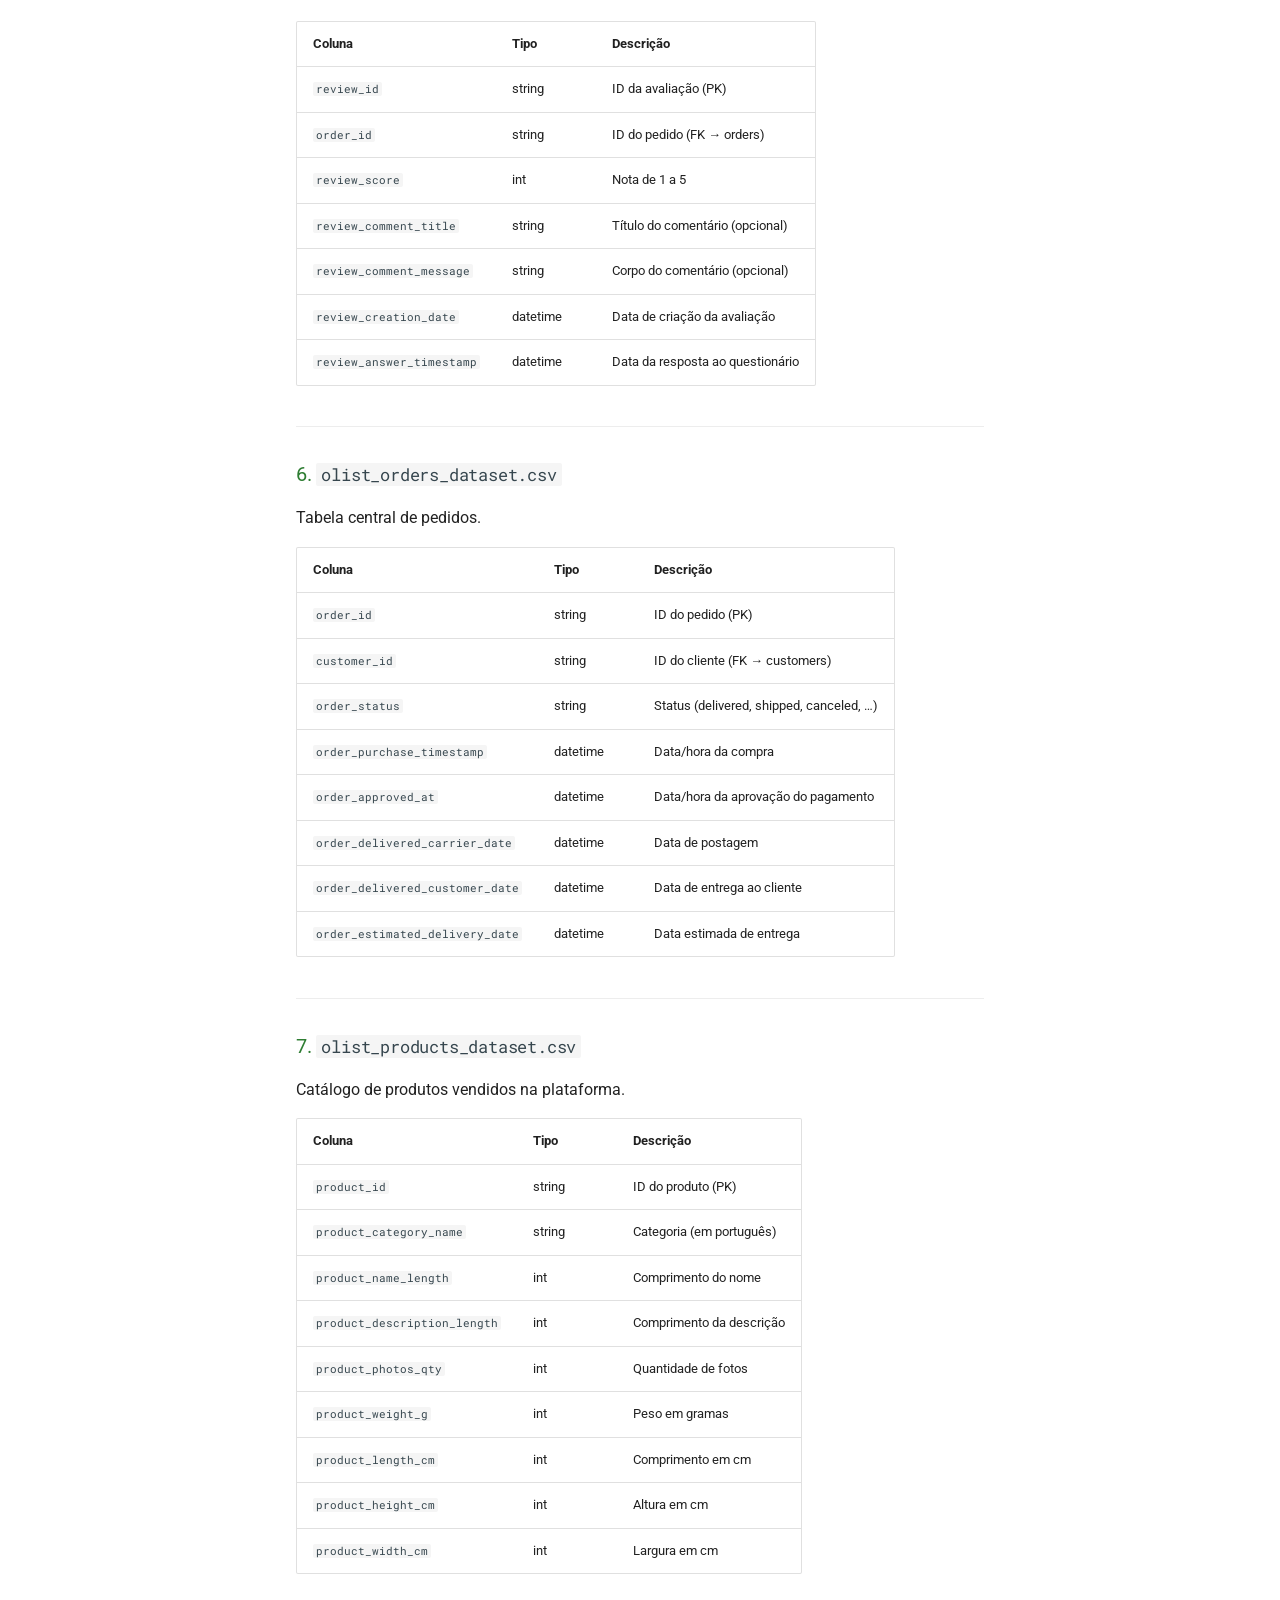
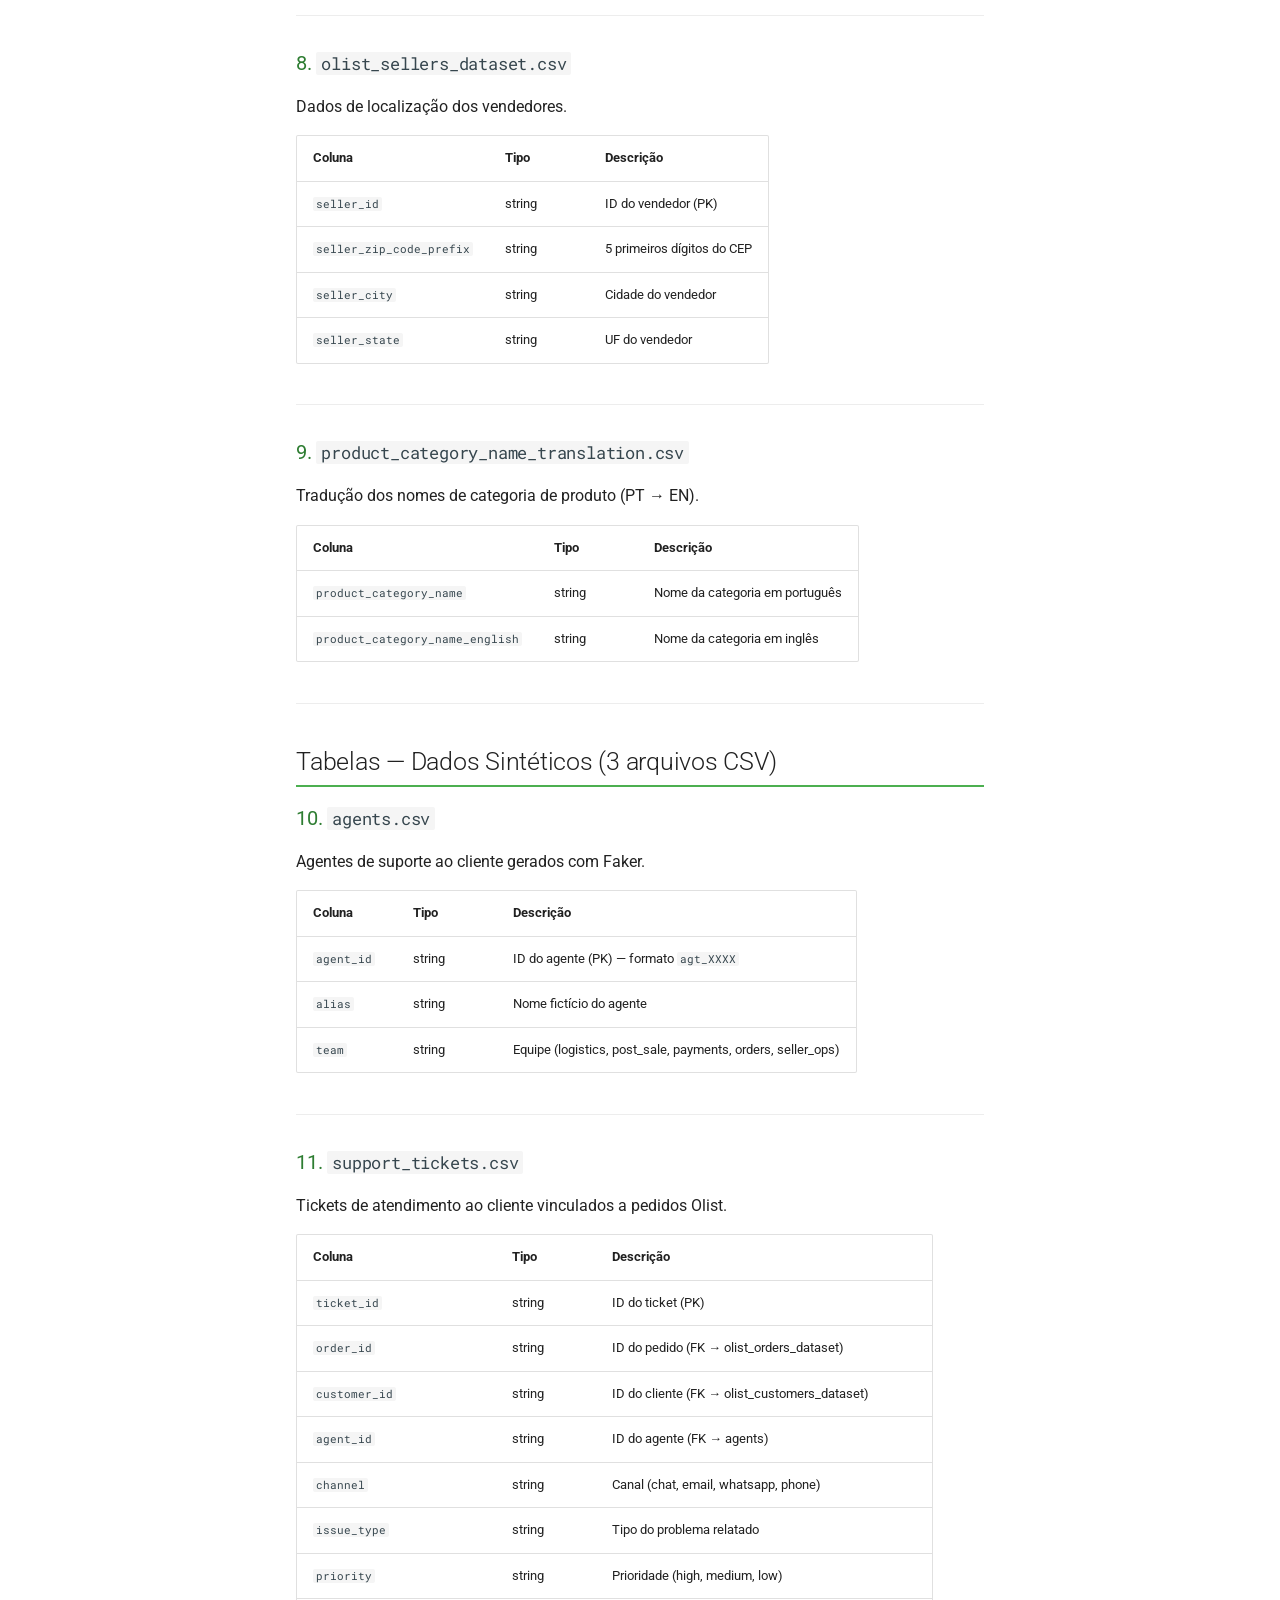
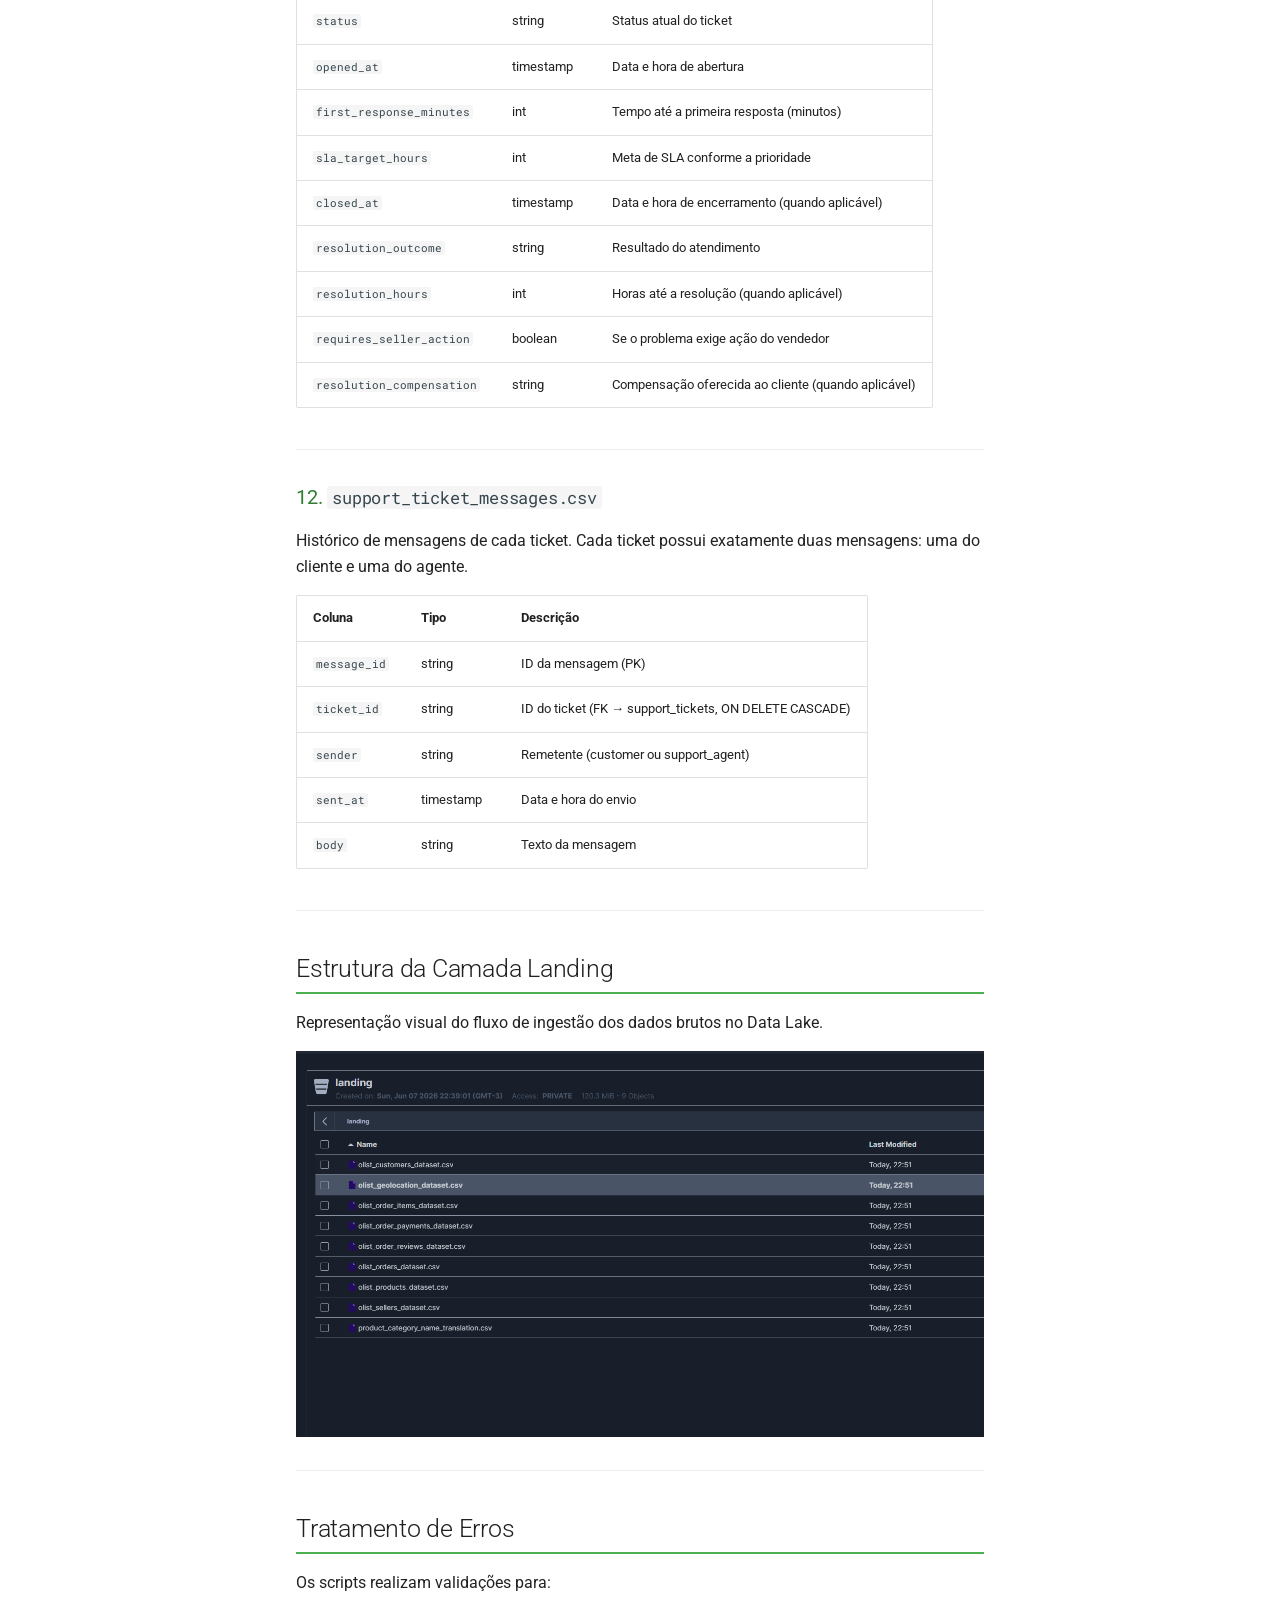
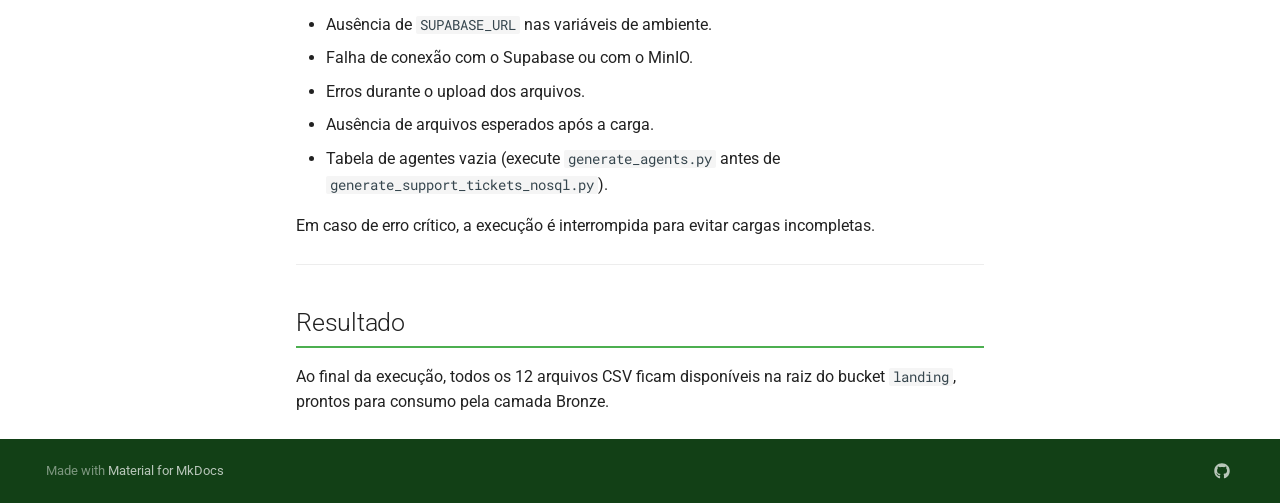
<file: landing/index.html>
<!doctype html>
<html lang="pt" class="no-js">
  <head>
    
      <meta charset="utf-8">
      <meta name="viewport" content="width=device-width,initial-scale=1">
      
      
      
        <link rel="canonical" href="https://octaviodemos.github.io/projeto-final-ed/landing/">
      
      
        <link rel="prev" href="../arquitetura/">
      
      
        <link rel="next" href="../bronze/">
      
      
        
      
      
      <link rel="icon" href="../assets/images/favicon.png">
      <meta name="generator" content="mkdocs-1.6.1, mkdocs-material-9.7.6">
    
    
      
        <title>📥 Landing - Projeto Final - Engenharia de Dados SATC</title>
      
    
    
      <link rel="stylesheet" href="../assets/stylesheets/main.484c7ddc.min.css">
      
        
        <link rel="stylesheet" href="../assets/stylesheets/palette.ab4e12ef.min.css">
      
      


    
    
      
    
    
      
        
        
        <link rel="preconnect" href="https://fonts.gstatic.com" crossorigin>
        <link rel="stylesheet" href="https://fonts.googleapis.com/css?family=Roboto:300,300i,400,400i,700,700i%7CRoboto+Mono:400,400i,700,700i&display=fallback">
        <style>:root{--md-text-font:"Roboto";--md-code-font:"Roboto Mono"}</style>
      
    
    
      <link rel="stylesheet" href="../stylesheets/extra.css">
    
    <script>__md_scope=new URL("..",location),__md_hash=e=>[...e].reduce(((e,_)=>(e<<5)-e+_.charCodeAt(0)),0),__md_get=(e,_=localStorage,t=__md_scope)=>JSON.parse(_.getItem(t.pathname+"."+e)),__md_set=(e,_,t=localStorage,a=__md_scope)=>{try{t.setItem(a.pathname+"."+e,JSON.stringify(_))}catch(e){}}</script>
    
      

    
    
  </head>
  
  
    
    
      
    
    
    
    
    <body dir="ltr" data-md-color-scheme="default" data-md-color-primary="green" data-md-color-accent="deep-orange">
  
    
    <input class="md-toggle" data-md-toggle="drawer" type="checkbox" id="__drawer" autocomplete="off">
    <input class="md-toggle" data-md-toggle="search" type="checkbox" id="__search" autocomplete="off">
    <label class="md-overlay" for="__drawer"></label>
    <div data-md-component="skip">
      
        
        <a href="#camada-landing" class="md-skip">
          Pular para conteúdo
        </a>
      
    </div>
    <div data-md-component="announce">
      
    </div>
    
    
      

  

<header class="md-header md-header--shadow md-header--lifted" data-md-component="header">
  <nav class="md-header__inner md-grid" aria-label="Cabeçalho">
    <a href=".." title="Projeto Final - Engenharia de Dados SATC" class="md-header__button md-logo" aria-label="Projeto Final - Engenharia de Dados SATC" data-md-component="logo">
      
  
  <svg xmlns="http://www.w3.org/2000/svg" viewBox="0 0 24 24"><path d="M12 8a3 3 0 0 0 3-3 3 3 0 0 0-3-3 3 3 0 0 0-3 3 3 3 0 0 0 3 3m0 3.54C9.64 9.35 6.5 8 3 8v11c3.5 0 6.64 1.35 9 3.54 2.36-2.19 5.5-3.54 9-3.54V8c-3.5 0-6.64 1.35-9 3.54"/></svg>

    </a>
    <label class="md-header__button md-icon" for="__drawer">
      
      <svg xmlns="http://www.w3.org/2000/svg" viewBox="0 0 24 24"><path d="M3 6h18v2H3zm0 5h18v2H3zm0 5h18v2H3z"/></svg>
    </label>
    <div class="md-header__title" data-md-component="header-title">
      <div class="md-header__ellipsis">
        <div class="md-header__topic">
          <span class="md-ellipsis">
            Projeto Final - Engenharia de Dados SATC
          </span>
        </div>
        <div class="md-header__topic" data-md-component="header-topic">
          <span class="md-ellipsis">
            
              📥 Landing
            
          </span>
        </div>
      </div>
    </div>
    
      
        <form class="md-header__option" data-md-component="palette">
  
    
    
    
    <input class="md-option" data-md-color-media="" data-md-color-scheme="default" data-md-color-primary="green" data-md-color-accent="deep-orange"  aria-label="Modo Escuro"  type="radio" name="__palette" id="__palette_0">
    
      <label class="md-header__button md-icon" title="Modo Escuro" for="__palette_1" hidden>
        <svg xmlns="http://www.w3.org/2000/svg" viewBox="0 0 24 24"><path d="m17.75 4.09-2.53 1.94.91 3.06-2.63-1.81-2.63 1.81.91-3.06-2.53-1.94L12.44 4l1.06-3 1.06 3zm3.5 6.91-1.64 1.25.59 1.98-1.7-1.17-1.7 1.17.59-1.98L15.75 11l2.06-.05L18.5 9l.69 1.95zm-2.28 4.95c.83-.08 1.72 1.1 1.19 1.85-.32.45-.66.87-1.08 1.27C15.17 23 8.84 23 4.94 19.07c-3.91-3.9-3.91-10.24 0-14.14.4-.4.82-.76 1.27-1.08.75-.53 1.93.36 1.85 1.19-.27 2.86.69 5.83 2.89 8.02a9.96 9.96 0 0 0 8.02 2.89m-1.64 2.02a12.08 12.08 0 0 1-7.8-3.47c-2.17-2.19-3.33-5-3.49-7.82-2.81 3.14-2.7 7.96.31 10.98 3.02 3.01 7.84 3.12 10.98.31"/></svg>
      </label>
    
  
    
    
    
    <input class="md-option" data-md-color-media="" data-md-color-scheme="slate" data-md-color-primary="green" data-md-color-accent="orange"  aria-label="Modo Claro"  type="radio" name="__palette" id="__palette_1">
    
      <label class="md-header__button md-icon" title="Modo Claro" for="__palette_0" hidden>
        <svg xmlns="http://www.w3.org/2000/svg" viewBox="0 0 24 24"><path d="M12 7a5 5 0 0 1 5 5 5 5 0 0 1-5 5 5 5 0 0 1-5-5 5 5 0 0 1 5-5m0 2a3 3 0 0 0-3 3 3 3 0 0 0 3 3 3 3 0 0 0 3-3 3 3 0 0 0-3-3m0-7 2.39 3.42C13.65 5.15 12.84 5 12 5s-1.65.15-2.39.42zM3.34 7l4.16-.35A7.2 7.2 0 0 0 5.94 8.5c-.44.74-.69 1.5-.83 2.29zm.02 10 1.76-3.77a7.131 7.131 0 0 0 2.38 4.14zM20.65 7l-1.77 3.79a7.02 7.02 0 0 0-2.38-4.15zm-.01 10-4.14.36c.59-.51 1.12-1.14 1.54-1.86.42-.73.69-1.5.83-2.29zM12 22l-2.41-3.44c.74.27 1.55.44 2.41.44.82 0 1.63-.17 2.37-.44z"/></svg>
      </label>
    
  
</form>
      
    
    
      <script>var palette=__md_get("__palette");if(palette&&palette.color){if("(prefers-color-scheme)"===palette.color.media){var media=matchMedia("(prefers-color-scheme: light)"),input=document.querySelector(media.matches?"[data-md-color-media='(prefers-color-scheme: light)']":"[data-md-color-media='(prefers-color-scheme: dark)']");palette.color.media=input.getAttribute("data-md-color-media"),palette.color.scheme=input.getAttribute("data-md-color-scheme"),palette.color.primary=input.getAttribute("data-md-color-primary"),palette.color.accent=input.getAttribute("data-md-color-accent")}for(var[key,value]of Object.entries(palette.color))document.body.setAttribute("data-md-color-"+key,value)}</script>
    
    
    
      
      
        <label class="md-header__button md-icon" for="__search">
          
          <svg xmlns="http://www.w3.org/2000/svg" viewBox="0 0 24 24"><path d="M9.5 3A6.5 6.5 0 0 1 16 9.5c0 1.61-.59 3.09-1.56 4.23l.27.27h.79l5 5-1.5 1.5-5-5v-.79l-.27-.27A6.52 6.52 0 0 1 9.5 16 6.5 6.5 0 0 1 3 9.5 6.5 6.5 0 0 1 9.5 3m0 2C7 5 5 7 5 9.5S7 14 9.5 14 14 12 14 9.5 12 5 9.5 5"/></svg>
        </label>
        <div class="md-search" data-md-component="search" role="dialog">
  <label class="md-search__overlay" for="__search"></label>
  <div class="md-search__inner" role="search">
    <form class="md-search__form" name="search">
      <input type="text" class="md-search__input" name="query" aria-label="Buscar" placeholder="Buscar" autocapitalize="off" autocorrect="off" autocomplete="off" spellcheck="false" data-md-component="search-query" required>
      <label class="md-search__icon md-icon" for="__search">
        
        <svg xmlns="http://www.w3.org/2000/svg" viewBox="0 0 24 24"><path d="M9.5 3A6.5 6.5 0 0 1 16 9.5c0 1.61-.59 3.09-1.56 4.23l.27.27h.79l5 5-1.5 1.5-5-5v-.79l-.27-.27A6.52 6.52 0 0 1 9.5 16 6.5 6.5 0 0 1 3 9.5 6.5 6.5 0 0 1 9.5 3m0 2C7 5 5 7 5 9.5S7 14 9.5 14 14 12 14 9.5 12 5 9.5 5"/></svg>
        
        <svg xmlns="http://www.w3.org/2000/svg" viewBox="0 0 24 24"><path d="M20 11v2H8l5.5 5.5-1.42 1.42L4.16 12l7.92-7.92L13.5 5.5 8 11z"/></svg>
      </label>
      <nav class="md-search__options" aria-label="Pesquisar">
        
        <button type="reset" class="md-search__icon md-icon" title="Limpar" aria-label="Limpar" tabindex="-1">
          
          <svg xmlns="http://www.w3.org/2000/svg" viewBox="0 0 24 24"><path d="M19 6.41 17.59 5 12 10.59 6.41 5 5 6.41 10.59 12 5 17.59 6.41 19 12 13.41 17.59 19 19 17.59 13.41 12z"/></svg>
        </button>
      </nav>
      
        <div class="md-search__suggest" data-md-component="search-suggest"></div>
      
    </form>
    <div class="md-search__output">
      <div class="md-search__scrollwrap" tabindex="0" data-md-scrollfix>
        <div class="md-search-result" data-md-component="search-result">
          <div class="md-search-result__meta">
            Inicializando busca
          </div>
          <ol class="md-search-result__list" role="presentation"></ol>
        </div>
      </div>
    </div>
  </div>
</div>
      
    
    
      <div class="md-header__source">
        <a href="https://github.com/octaviodemos/projeto-final-ed" title="Ir para repositório" class="md-source" data-md-component="source">
  <div class="md-source__icon md-icon">
    
    <svg xmlns="http://www.w3.org/2000/svg" viewBox="0 0 448 512"><!--! Font Awesome Free 7.1.0 by @fontawesome - https://fontawesome.com License - https://fontawesome.com/license/free (Icons: CC BY 4.0, Fonts: SIL OFL 1.1, Code: MIT License) Copyright 2025 Fonticons, Inc.--><path d="M439.6 236.1 244 40.5c-5.4-5.5-12.8-8.5-20.4-8.5s-15 3-20.4 8.4L162.5 81l51.5 51.5c27.1-9.1 52.7 16.8 43.4 43.7l49.7 49.7c34.2-11.8 61.2 31 35.5 56.7-26.5 26.5-70.2-2.9-56-37.3L240.3 199v121.9c25.3 12.5 22.3 41.8 9.1 55-6.4 6.4-15.2 10.1-24.3 10.1s-17.8-3.6-24.3-10.1c-17.6-17.6-11.1-46.9 11.2-56v-123c-20.8-8.5-24.6-30.7-18.6-45L142.6 101 8.5 235.1C3 240.6 0 247.9 0 255.5s3 15 8.5 20.4l195.6 195.7c5.4 5.4 12.7 8.4 20.4 8.4s15-3 20.4-8.4l194.7-194.7c5.4-5.4 8.4-12.8 8.4-20.4s-3-15-8.4-20.4"/></svg>
  </div>
  <div class="md-source__repository">
    octaviodemos/projeto-final-ed
  </div>
</a>
      </div>
    
  </nav>
  
    
      
<nav class="md-tabs" aria-label="Abas" data-md-component="tabs">
  <div class="md-grid">
    <ul class="md-tabs__list">
      
        
  
  
  
  
    <li class="md-tabs__item">
      <a href=".." class="md-tabs__link">
        
  
  
    
  
  🏠 Início

      </a>
    </li>
  

      
        
  
  
  
  
    <li class="md-tabs__item">
      <a href="../arquitetura/" class="md-tabs__link">
        
  
  
    
  
  🏗️ Arquitetura

      </a>
    </li>
  

      
        
  
  
  
    
  
  
    <li class="md-tabs__item md-tabs__item--active">
      <a href="./" class="md-tabs__link">
        
  
  
    
  
  📥 Landing

      </a>
    </li>
  

      
        
  
  
  
  
    <li class="md-tabs__item">
      <a href="../bronze/" class="md-tabs__link">
        
  
  
    
  
  🥉 Bronze

      </a>
    </li>
  

      
        
  
  
  
  
    <li class="md-tabs__item">
      <a href="../silver/" class="md-tabs__link">
        
  
  
    
  
  🥈 Silver

      </a>
    </li>
  

      
        
  
  
  
  
    <li class="md-tabs__item">
      <a href="../gold/" class="md-tabs__link">
        
  
  
    
  
  🥇 Gold

      </a>
    </li>
  

      
        
  
  
  
  
    <li class="md-tabs__item">
      <a href="../dashboard/" class="md-tabs__link">
        
  
  
    
  
  📊 Dashboard

      </a>
    </li>
  

      
        
  
  
  
  
    <li class="md-tabs__item">
      <a href="../jobs/" class="md-tabs__link">
        
  
  
    
  
  ⚙️ Jobs

      </a>
    </li>
  

      
    </ul>
  </div>
</nav>
    
  
</header>
    
    <div class="md-container" data-md-component="container">
      
      
        
      
      <main class="md-main" data-md-component="main">
        <div class="md-main__inner md-grid">
          
            
              
              <div class="md-sidebar md-sidebar--primary" data-md-component="sidebar" data-md-type="navigation" >
                <div class="md-sidebar__scrollwrap">
                  <div class="md-sidebar__inner">
                    


  


<nav class="md-nav md-nav--primary md-nav--lifted" aria-label="Navegação" data-md-level="0">
  <label class="md-nav__title" for="__drawer">
    <a href=".." title="Projeto Final - Engenharia de Dados SATC" class="md-nav__button md-logo" aria-label="Projeto Final - Engenharia de Dados SATC" data-md-component="logo">
      
  
  <svg xmlns="http://www.w3.org/2000/svg" viewBox="0 0 24 24"><path d="M12 8a3 3 0 0 0 3-3 3 3 0 0 0-3-3 3 3 0 0 0-3 3 3 3 0 0 0 3 3m0 3.54C9.64 9.35 6.5 8 3 8v11c3.5 0 6.64 1.35 9 3.54 2.36-2.19 5.5-3.54 9-3.54V8c-3.5 0-6.64 1.35-9 3.54"/></svg>

    </a>
    Projeto Final - Engenharia de Dados SATC
  </label>
  
    <div class="md-nav__source">
      <a href="https://github.com/octaviodemos/projeto-final-ed" title="Ir para repositório" class="md-source" data-md-component="source">
  <div class="md-source__icon md-icon">
    
    <svg xmlns="http://www.w3.org/2000/svg" viewBox="0 0 448 512"><!--! Font Awesome Free 7.1.0 by @fontawesome - https://fontawesome.com License - https://fontawesome.com/license/free (Icons: CC BY 4.0, Fonts: SIL OFL 1.1, Code: MIT License) Copyright 2025 Fonticons, Inc.--><path d="M439.6 236.1 244 40.5c-5.4-5.5-12.8-8.5-20.4-8.5s-15 3-20.4 8.4L162.5 81l51.5 51.5c27.1-9.1 52.7 16.8 43.4 43.7l49.7 49.7c34.2-11.8 61.2 31 35.5 56.7-26.5 26.5-70.2-2.9-56-37.3L240.3 199v121.9c25.3 12.5 22.3 41.8 9.1 55-6.4 6.4-15.2 10.1-24.3 10.1s-17.8-3.6-24.3-10.1c-17.6-17.6-11.1-46.9 11.2-56v-123c-20.8-8.5-24.6-30.7-18.6-45L142.6 101 8.5 235.1C3 240.6 0 247.9 0 255.5s3 15 8.5 20.4l195.6 195.7c5.4 5.4 12.7 8.4 20.4 8.4s15-3 20.4-8.4l194.7-194.7c5.4-5.4 8.4-12.8 8.4-20.4s-3-15-8.4-20.4"/></svg>
  </div>
  <div class="md-source__repository">
    octaviodemos/projeto-final-ed
  </div>
</a>
    </div>
  
  <ul class="md-nav__list" data-md-scrollfix>
    
      
      
  
  
  
  
    <li class="md-nav__item">
      <a href=".." class="md-nav__link">
        
  
  
  <span class="md-ellipsis">
    
  
    🏠 Início
  

    
  </span>
  
  

      </a>
    </li>
  

    
      
      
  
  
  
  
    <li class="md-nav__item">
      <a href="../arquitetura/" class="md-nav__link">
        
  
  
  <span class="md-ellipsis">
    
  
    🏗️ Arquitetura
  

    
  </span>
  
  

      </a>
    </li>
  

    
      
      
  
  
    
  
  
  
    <li class="md-nav__item md-nav__item--active">
      
      <input class="md-nav__toggle md-toggle" type="checkbox" id="__toc">
      
      
        
      
      
        <label class="md-nav__link md-nav__link--active" for="__toc">
          
  
  
  <span class="md-ellipsis">
    
  
    📥 Landing
  

    
  </span>
  
  

          <span class="md-nav__icon md-icon"></span>
        </label>
      
      <a href="./" class="md-nav__link md-nav__link--active">
        
  
  
  <span class="md-ellipsis">
    
  
    📥 Landing
  

    
  </span>
  
  

      </a>
      
        

<nav class="md-nav md-nav--secondary" aria-label="Índice">
  
  
  
    
  
  
    <label class="md-nav__title" for="__toc">
      <span class="md-nav__icon md-icon"></span>
      Índice
    </label>
    <ul class="md-nav__list" data-md-component="toc" data-md-scrollfix>
      
        <li class="md-nav__item">
  <a href="#objetivo" class="md-nav__link">
    <span class="md-ellipsis">
      
        Objetivo
      
    </span>
  </a>
  
</li>
      
        <li class="md-nav__item">
  <a href="#fonte-de-dados" class="md-nav__link">
    <span class="md-ellipsis">
      
        Fonte de Dados
      
    </span>
  </a>
  
    <nav class="md-nav" aria-label="Fonte de Dados">
      <ul class="md-nav__list">
        
          <li class="md-nav__item">
  <a href="#dataset-olist" class="md-nav__link">
    <span class="md-ellipsis">
      
        Dataset Olist
      
    </span>
  </a>
  
</li>
        
          <li class="md-nav__item">
  <a href="#tabelas-sinteticas" class="md-nav__link">
    <span class="md-ellipsis">
      
        Tabelas Sintéticas
      
    </span>
  </a>
  
</li>
        
      </ul>
    </nav>
  
</li>
      
        <li class="md-nav__item">
  <a href="#estrutura-no-minio" class="md-nav__link">
    <span class="md-ellipsis">
      
        Estrutura no MinIO
      
    </span>
  </a>
  
</li>
      
        <li class="md-nav__item">
  <a href="#jobs-de-ingestao" class="md-nav__link">
    <span class="md-ellipsis">
      
        Jobs de Ingestão
      
    </span>
  </a>
  
    <nav class="md-nav" aria-label="Jobs de Ingestão">
      <ul class="md-nav__list">
        
          <li class="md-nav__item">
  <a href="#pre-requisito-1-geracao-dos-agentes" class="md-nav__link">
    <span class="md-ellipsis">
      
        Pré-requisito 1 — Geração dos Agentes
      
    </span>
  </a>
  
</li>
        
          <li class="md-nav__item">
  <a href="#pre-requisito-2-geracao-dos-support-tickets" class="md-nav__link">
    <span class="md-ellipsis">
      
        Pré-requisito 2 — Geração dos Support Tickets
      
    </span>
  </a>
  
</li>
        
          <li class="md-nav__item">
  <a href="#ingestao-landing-supabase-minio" class="md-nav__link">
    <span class="md-ellipsis">
      
        Ingestão Landing — Supabase → MinIO
      
    </span>
  </a>
  
</li>
        
      </ul>
    </nav>
  
</li>
      
        <li class="md-nav__item">
  <a href="#tabelas-dataset-olist-9-arquivos-csv" class="md-nav__link">
    <span class="md-ellipsis">
      
        Tabelas — Dataset Olist (9 arquivos CSV)
      
    </span>
  </a>
  
    <nav class="md-nav" aria-label="Tabelas — Dataset Olist (9 arquivos CSV)">
      <ul class="md-nav__list">
        
          <li class="md-nav__item">
  <a href="#1-olist_customers_datasetcsv" class="md-nav__link">
    <span class="md-ellipsis">
      
        1. olist_customers_dataset.csv
      
    </span>
  </a>
  
</li>
        
          <li class="md-nav__item">
  <a href="#2-olist_geolocation_datasetcsv" class="md-nav__link">
    <span class="md-ellipsis">
      
        2. olist_geolocation_dataset.csv
      
    </span>
  </a>
  
</li>
        
          <li class="md-nav__item">
  <a href="#3-olist_order_items_datasetcsv" class="md-nav__link">
    <span class="md-ellipsis">
      
        3. olist_order_items_dataset.csv
      
    </span>
  </a>
  
</li>
        
          <li class="md-nav__item">
  <a href="#4-olist_order_payments_datasetcsv" class="md-nav__link">
    <span class="md-ellipsis">
      
        4. olist_order_payments_dataset.csv
      
    </span>
  </a>
  
</li>
        
          <li class="md-nav__item">
  <a href="#5-olist_order_reviews_datasetcsv" class="md-nav__link">
    <span class="md-ellipsis">
      
        5. olist_order_reviews_dataset.csv
      
    </span>
  </a>
  
</li>
        
          <li class="md-nav__item">
  <a href="#6-olist_orders_datasetcsv" class="md-nav__link">
    <span class="md-ellipsis">
      
        6. olist_orders_dataset.csv
      
    </span>
  </a>
  
</li>
        
          <li class="md-nav__item">
  <a href="#7-olist_products_datasetcsv" class="md-nav__link">
    <span class="md-ellipsis">
      
        7. olist_products_dataset.csv
      
    </span>
  </a>
  
</li>
        
          <li class="md-nav__item">
  <a href="#8-olist_sellers_datasetcsv" class="md-nav__link">
    <span class="md-ellipsis">
      
        8. olist_sellers_dataset.csv
      
    </span>
  </a>
  
</li>
        
          <li class="md-nav__item">
  <a href="#9-product_category_name_translationcsv" class="md-nav__link">
    <span class="md-ellipsis">
      
        9. product_category_name_translation.csv
      
    </span>
  </a>
  
</li>
        
      </ul>
    </nav>
  
</li>
      
        <li class="md-nav__item">
  <a href="#tabelas-dados-sinteticos-3-arquivos-csv" class="md-nav__link">
    <span class="md-ellipsis">
      
        Tabelas — Dados Sintéticos (3 arquivos CSV)
      
    </span>
  </a>
  
    <nav class="md-nav" aria-label="Tabelas — Dados Sintéticos (3 arquivos CSV)">
      <ul class="md-nav__list">
        
          <li class="md-nav__item">
  <a href="#10-agentscsv" class="md-nav__link">
    <span class="md-ellipsis">
      
        10. agents.csv
      
    </span>
  </a>
  
</li>
        
          <li class="md-nav__item">
  <a href="#11-support_ticketscsv" class="md-nav__link">
    <span class="md-ellipsis">
      
        11. support_tickets.csv
      
    </span>
  </a>
  
</li>
        
          <li class="md-nav__item">
  <a href="#12-support_ticket_messagescsv" class="md-nav__link">
    <span class="md-ellipsis">
      
        12. support_ticket_messages.csv
      
    </span>
  </a>
  
</li>
        
      </ul>
    </nav>
  
</li>
      
        <li class="md-nav__item">
  <a href="#estrutura-da-camada-landing" class="md-nav__link">
    <span class="md-ellipsis">
      
        Estrutura da Camada Landing
      
    </span>
  </a>
  
</li>
      
        <li class="md-nav__item">
  <a href="#tratamento-de-erros" class="md-nav__link">
    <span class="md-ellipsis">
      
        Tratamento de Erros
      
    </span>
  </a>
  
</li>
      
        <li class="md-nav__item">
  <a href="#resultado" class="md-nav__link">
    <span class="md-ellipsis">
      
        Resultado
      
    </span>
  </a>
  
</li>
      
    </ul>
  
</nav>
      
    </li>
  

    
      
      
  
  
  
  
    <li class="md-nav__item">
      <a href="../bronze/" class="md-nav__link">
        
  
  
  <span class="md-ellipsis">
    
  
    🥉 Bronze
  

    
  </span>
  
  

      </a>
    </li>
  

    
      
      
  
  
  
  
    <li class="md-nav__item">
      <a href="../silver/" class="md-nav__link">
        
  
  
  <span class="md-ellipsis">
    
  
    🥈 Silver
  

    
  </span>
  
  

      </a>
    </li>
  

    
      
      
  
  
  
  
    <li class="md-nav__item">
      <a href="../gold/" class="md-nav__link">
        
  
  
  <span class="md-ellipsis">
    
  
    🥇 Gold
  

    
  </span>
  
  

      </a>
    </li>
  

    
      
      
  
  
  
  
    <li class="md-nav__item">
      <a href="../dashboard/" class="md-nav__link">
        
  
  
  <span class="md-ellipsis">
    
  
    📊 Dashboard
  

    
  </span>
  
  

      </a>
    </li>
  

    
      
      
  
  
  
  
    <li class="md-nav__item">
      <a href="../jobs/" class="md-nav__link">
        
  
  
  <span class="md-ellipsis">
    
  
    ⚙️ Jobs
  

    
  </span>
  
  

      </a>
    </li>
  

    
  </ul>
</nav>
                  </div>
                </div>
              </div>
            
            
              
              <div class="md-sidebar md-sidebar--secondary" data-md-component="sidebar" data-md-type="toc" >
                <div class="md-sidebar__scrollwrap">
                  <div class="md-sidebar__inner">
                    

<nav class="md-nav md-nav--secondary" aria-label="Índice">
  
  
  
    
  
  
    <label class="md-nav__title" for="__toc">
      <span class="md-nav__icon md-icon"></span>
      Índice
    </label>
    <ul class="md-nav__list" data-md-component="toc" data-md-scrollfix>
      
        <li class="md-nav__item">
  <a href="#objetivo" class="md-nav__link">
    <span class="md-ellipsis">
      
        Objetivo
      
    </span>
  </a>
  
</li>
      
        <li class="md-nav__item">
  <a href="#fonte-de-dados" class="md-nav__link">
    <span class="md-ellipsis">
      
        Fonte de Dados
      
    </span>
  </a>
  
    <nav class="md-nav" aria-label="Fonte de Dados">
      <ul class="md-nav__list">
        
          <li class="md-nav__item">
  <a href="#dataset-olist" class="md-nav__link">
    <span class="md-ellipsis">
      
        Dataset Olist
      
    </span>
  </a>
  
</li>
        
          <li class="md-nav__item">
  <a href="#tabelas-sinteticas" class="md-nav__link">
    <span class="md-ellipsis">
      
        Tabelas Sintéticas
      
    </span>
  </a>
  
</li>
        
      </ul>
    </nav>
  
</li>
      
        <li class="md-nav__item">
  <a href="#estrutura-no-minio" class="md-nav__link">
    <span class="md-ellipsis">
      
        Estrutura no MinIO
      
    </span>
  </a>
  
</li>
      
        <li class="md-nav__item">
  <a href="#jobs-de-ingestao" class="md-nav__link">
    <span class="md-ellipsis">
      
        Jobs de Ingestão
      
    </span>
  </a>
  
    <nav class="md-nav" aria-label="Jobs de Ingestão">
      <ul class="md-nav__list">
        
          <li class="md-nav__item">
  <a href="#pre-requisito-1-geracao-dos-agentes" class="md-nav__link">
    <span class="md-ellipsis">
      
        Pré-requisito 1 — Geração dos Agentes
      
    </span>
  </a>
  
</li>
        
          <li class="md-nav__item">
  <a href="#pre-requisito-2-geracao-dos-support-tickets" class="md-nav__link">
    <span class="md-ellipsis">
      
        Pré-requisito 2 — Geração dos Support Tickets
      
    </span>
  </a>
  
</li>
        
          <li class="md-nav__item">
  <a href="#ingestao-landing-supabase-minio" class="md-nav__link">
    <span class="md-ellipsis">
      
        Ingestão Landing — Supabase → MinIO
      
    </span>
  </a>
  
</li>
        
      </ul>
    </nav>
  
</li>
      
        <li class="md-nav__item">
  <a href="#tabelas-dataset-olist-9-arquivos-csv" class="md-nav__link">
    <span class="md-ellipsis">
      
        Tabelas — Dataset Olist (9 arquivos CSV)
      
    </span>
  </a>
  
    <nav class="md-nav" aria-label="Tabelas — Dataset Olist (9 arquivos CSV)">
      <ul class="md-nav__list">
        
          <li class="md-nav__item">
  <a href="#1-olist_customers_datasetcsv" class="md-nav__link">
    <span class="md-ellipsis">
      
        1. olist_customers_dataset.csv
      
    </span>
  </a>
  
</li>
        
          <li class="md-nav__item">
  <a href="#2-olist_geolocation_datasetcsv" class="md-nav__link">
    <span class="md-ellipsis">
      
        2. olist_geolocation_dataset.csv
      
    </span>
  </a>
  
</li>
        
          <li class="md-nav__item">
  <a href="#3-olist_order_items_datasetcsv" class="md-nav__link">
    <span class="md-ellipsis">
      
        3. olist_order_items_dataset.csv
      
    </span>
  </a>
  
</li>
        
          <li class="md-nav__item">
  <a href="#4-olist_order_payments_datasetcsv" class="md-nav__link">
    <span class="md-ellipsis">
      
        4. olist_order_payments_dataset.csv
      
    </span>
  </a>
  
</li>
        
          <li class="md-nav__item">
  <a href="#5-olist_order_reviews_datasetcsv" class="md-nav__link">
    <span class="md-ellipsis">
      
        5. olist_order_reviews_dataset.csv
      
    </span>
  </a>
  
</li>
        
          <li class="md-nav__item">
  <a href="#6-olist_orders_datasetcsv" class="md-nav__link">
    <span class="md-ellipsis">
      
        6. olist_orders_dataset.csv
      
    </span>
  </a>
  
</li>
        
          <li class="md-nav__item">
  <a href="#7-olist_products_datasetcsv" class="md-nav__link">
    <span class="md-ellipsis">
      
        7. olist_products_dataset.csv
      
    </span>
  </a>
  
</li>
        
          <li class="md-nav__item">
  <a href="#8-olist_sellers_datasetcsv" class="md-nav__link">
    <span class="md-ellipsis">
      
        8. olist_sellers_dataset.csv
      
    </span>
  </a>
  
</li>
        
          <li class="md-nav__item">
  <a href="#9-product_category_name_translationcsv" class="md-nav__link">
    <span class="md-ellipsis">
      
        9. product_category_name_translation.csv
      
    </span>
  </a>
  
</li>
        
      </ul>
    </nav>
  
</li>
      
        <li class="md-nav__item">
  <a href="#tabelas-dados-sinteticos-3-arquivos-csv" class="md-nav__link">
    <span class="md-ellipsis">
      
        Tabelas — Dados Sintéticos (3 arquivos CSV)
      
    </span>
  </a>
  
    <nav class="md-nav" aria-label="Tabelas — Dados Sintéticos (3 arquivos CSV)">
      <ul class="md-nav__list">
        
          <li class="md-nav__item">
  <a href="#10-agentscsv" class="md-nav__link">
    <span class="md-ellipsis">
      
        10. agents.csv
      
    </span>
  </a>
  
</li>
        
          <li class="md-nav__item">
  <a href="#11-support_ticketscsv" class="md-nav__link">
    <span class="md-ellipsis">
      
        11. support_tickets.csv
      
    </span>
  </a>
  
</li>
        
          <li class="md-nav__item">
  <a href="#12-support_ticket_messagescsv" class="md-nav__link">
    <span class="md-ellipsis">
      
        12. support_ticket_messages.csv
      
    </span>
  </a>
  
</li>
        
      </ul>
    </nav>
  
</li>
      
        <li class="md-nav__item">
  <a href="#estrutura-da-camada-landing" class="md-nav__link">
    <span class="md-ellipsis">
      
        Estrutura da Camada Landing
      
    </span>
  </a>
  
</li>
      
        <li class="md-nav__item">
  <a href="#tratamento-de-erros" class="md-nav__link">
    <span class="md-ellipsis">
      
        Tratamento de Erros
      
    </span>
  </a>
  
</li>
      
        <li class="md-nav__item">
  <a href="#resultado" class="md-nav__link">
    <span class="md-ellipsis">
      
        Resultado
      
    </span>
  </a>
  
</li>
      
    </ul>
  
</nav>
                  </div>
                </div>
              </div>
            
          
          
            <div class="md-content" data-md-component="content">
              
              <article class="md-content__inner md-typeset">
                
                  


  
  


<h1 id="camada-landing">Camada Landing</h1>
<p>Documentação da camada Landing da pipeline.</p>
<h2 id="objetivo">Objetivo</h2>
<p>A camada <strong>Landing</strong> é o ponto de entrada dos dados no pipeline. Sua principal função é receber e armazenar os dados brutos provenientes do Supabase, preservando integralmente seu conteúdo e estrutura original.</p>
<p>Nesta etapa não são realizadas transformações, limpezas ou enriquecimentos dos dados. O objetivo é garantir a rastreabilidade das informações recebidas, permitindo auditoria, reprocessamento e recuperação dos dados sempre que necessário.</p>
<p>No contexto deste projeto, o <strong>Supabase (PostgreSQL)</strong> é a única fonte de dados. O notebook <code>00_download_olist.ipynb</code> conecta ao Supabase, extrai as 12 tabelas como CSV e faz upload para o bucket <code>landing</code> no MinIO, servindo como base para as etapas posteriores nas camadas Bronze, Silver e Gold.</p>
<h2 id="fonte-de-dados">Fonte de Dados</h2>
<p>O projeto utiliza o <strong>Supabase (PostgreSQL)</strong> como fonte única, contendo 12 tabelas divididas em dois grupos:</p>
<h3 id="dataset-olist">Dataset Olist</h3>
<p>Conjunto público de e-commerce brasileiro com aproximadamente 100 mil pedidos reais entre 2016 e 2018.</p>
<ul>
<li><strong>Fonte original:</strong> <a href="https://www.kaggle.com/datasets/olistbr/brazilian-ecommerce">Brazilian E-Commerce Public Dataset by Olist</a></li>
<li><strong>Formato no Supabase:</strong> tabelas relacionais com nomes no formato <code>olist_*.csv</code></li>
<li><strong>Período:</strong> 2016–2018</li>
</ul>
<table>
<thead>
<tr>
<th>Tabela no Supabase</th>
<th>Arquivo CSV</th>
<th>Descrição</th>
</tr>
</thead>
<tbody>
<tr>
<td><code>olist_orders_dataset.csv</code></td>
<td><code>olist_orders_dataset.csv</code></td>
<td>Informações dos pedidos</td>
</tr>
<tr>
<td><code>olist_customers_dataset.csv</code></td>
<td><code>olist_customers_dataset.csv</code></td>
<td>Dados dos clientes</td>
</tr>
<tr>
<td><code>olist_products_dataset.csv</code></td>
<td><code>olist_products_dataset.csv</code></td>
<td>Informações dos produtos</td>
</tr>
<tr>
<td><code>olist_sellers_dataset.csv</code></td>
<td><code>olist_sellers_dataset.csv</code></td>
<td>Dados dos vendedores</td>
</tr>
<tr>
<td><code>olist_order_items_dataset.csv</code></td>
<td><code>olist_order_items_dataset.csv</code></td>
<td>Itens dos pedidos</td>
</tr>
<tr>
<td><code>olist_order_payments_dataset.csv</code></td>
<td><code>olist_order_payments_dataset.csv</code></td>
<td>Dados dos pagamentos</td>
</tr>
<tr>
<td><code>olist_order_reviews_dataset.csv</code></td>
<td><code>olist_order_reviews_dataset.csv</code></td>
<td>Avaliações dos clientes</td>
</tr>
<tr>
<td><code>olist_geolocation_dataset.csv</code></td>
<td><code>olist_geolocation_dataset.csv</code></td>
<td>Dados geográficos dos CEPs</td>
</tr>
<tr>
<td><code>product_category_name_translation</code></td>
<td><code>product_category_name_translation.csv</code></td>
<td>Tradução das categorias de produto</td>
</tr>
</tbody>
</table>
<h3 id="tabelas-sinteticas">Tabelas Sintéticas</h3>
<p>Dados gerados com <strong>Faker</strong> que simulam a operação de suporte ao cliente vinculada aos pedidos Olist. São populadas pelos scripts de ingestão antes da extração para a Landing.</p>
<table>
<thead>
<tr>
<th>Tabela no Supabase</th>
<th>Arquivo CSV</th>
<th>Descrição</th>
</tr>
</thead>
<tbody>
<tr>
<td><code>agents</code></td>
<td><code>agents.csv</code></td>
<td>Agentes de suporte (50 agentes, 10 por equipe)</td>
</tr>
<tr>
<td><code>support_tickets</code></td>
<td><code>support_tickets.csv</code></td>
<td>Tickets de atendimento vinculados a pedidos</td>
</tr>
<tr>
<td><code>support_ticket_messages</code></td>
<td><code>support_ticket_messages.csv</code></td>
<td>Mensagens de cada ticket</td>
</tr>
</tbody>
</table>
<hr />
<h2 id="estrutura-no-minio">Estrutura no MinIO</h2>
<p>Os arquivos são armazenados diretamente na raiz do bucket <code>landing</code>, sem subpastas ou particionamento por data.</p>
<div class="highlight"><pre><span></span><code><a id="__codelineno-0-1" name="__codelineno-0-1" href="#__codelineno-0-1"></a>landing/
<a id="__codelineno-0-2" name="__codelineno-0-2" href="#__codelineno-0-2"></a>├── olist_customers_dataset.csv
<a id="__codelineno-0-3" name="__codelineno-0-3" href="#__codelineno-0-3"></a>├── olist_geolocation_dataset.csv
<a id="__codelineno-0-4" name="__codelineno-0-4" href="#__codelineno-0-4"></a>├── olist_order_items_dataset.csv
<a id="__codelineno-0-5" name="__codelineno-0-5" href="#__codelineno-0-5"></a>├── olist_order_payments_dataset.csv
<a id="__codelineno-0-6" name="__codelineno-0-6" href="#__codelineno-0-6"></a>├── olist_order_reviews_dataset.csv
<a id="__codelineno-0-7" name="__codelineno-0-7" href="#__codelineno-0-7"></a>├── olist_orders_dataset.csv
<a id="__codelineno-0-8" name="__codelineno-0-8" href="#__codelineno-0-8"></a>├── olist_products_dataset.csv
<a id="__codelineno-0-9" name="__codelineno-0-9" href="#__codelineno-0-9"></a>├── olist_sellers_dataset.csv
<a id="__codelineno-0-10" name="__codelineno-0-10" href="#__codelineno-0-10"></a>├── product_category_name_translation.csv
<a id="__codelineno-0-11" name="__codelineno-0-11" href="#__codelineno-0-11"></a>├── agents.csv
<a id="__codelineno-0-12" name="__codelineno-0-12" href="#__codelineno-0-12"></a>├── support_tickets.csv
<a id="__codelineno-0-13" name="__codelineno-0-13" href="#__codelineno-0-13"></a>└── support_ticket_messages.csv
</code></pre></div>
<hr />
<h2 id="jobs-de-ingestao">Jobs de Ingestão</h2>
<p>A camada Landing depende de três etapas executadas em ordem.</p>
<h3 id="pre-requisito-1-geracao-dos-agentes">Pré-requisito 1 — Geração dos Agentes</h3>
<p>Script <code>scripts/ingest/generate_agents.py</code> responsável por criar e popular a tabela <code>agents</code> no Supabase.</p>
<p><strong>Fluxo de execução:</strong></p>
<ol>
<li>Carrega as variáveis de ambiente do arquivo <code>.env</code>.</li>
<li>Cria a tabela <code>agents</code> no Supabase (se não existir).</li>
<li>Gera 50 agentes (10 por equipe) com nomes sintéticos via Faker.</li>
<li>Trunca a tabela e insere os registros gerados.</li>
</ol>
<p><strong>Exemplo de execução:</strong></p>
<div class="highlight"><pre><span></span><code><a id="__codelineno-1-1" name="__codelineno-1-1" href="#__codelineno-1-1"></a>uv<span class="w"> </span>run<span class="w"> </span>python<span class="w"> </span>scripts/ingest/generate_agents.py
</code></pre></div>
<p><strong>Equipes:</strong> <code>logistics</code>, <code>post_sale</code>, <code>payments</code>, <code>orders</code>, <code>seller_ops</code></p>
<hr />
<h3 id="pre-requisito-2-geracao-dos-support-tickets">Pré-requisito 2 — Geração dos Support Tickets</h3>
<p>Script <code>scripts/ingest/generate_support_tickets_nosql.py</code> responsável por gerar os tickets de suporte e suas mensagens no Supabase.</p>
<p><strong>Fluxo de execução:</strong></p>
<ol>
<li>Carrega as variáveis de ambiente do arquivo <code>.env</code>.</li>
<li>Lê os agentes disponíveis da tabela <code>agents</code> no Supabase.</li>
<li>Lê os pedidos da tabela <code>olist_orders_dataset.csv</code> no Supabase.</li>
<li>Gera 12.000 tickets com dados sintéticos reproduzíveis (seed fixo).</li>
<li>Recria as tabelas <code>support_tickets</code> e <code>support_ticket_messages</code> no Supabase.</li>
<li>Insere os tickets e as mensagens correspondentes.</li>
</ol>
<p><strong>Parâmetros principais:</strong></p>
<table>
<thead>
<tr>
<th>Parâmetro</th>
<th>Padrão</th>
<th>Descrição</th>
</tr>
</thead>
<tbody>
<tr>
<td><code>--record-count</code></td>
<td>12000</td>
<td>Quantidade de tickets a gerar</td>
</tr>
<tr>
<td><code>--start-date</code></td>
<td>2016-01-01</td>
<td>Data mínima de <code>opened_at</code></td>
</tr>
<tr>
<td><code>--end-date</code></td>
<td>2018-12-31</td>
<td>Data máxima de <code>opened_at</code></td>
</tr>
<tr>
<td><code>--seed</code></td>
<td>42</td>
<td>Semente para reprodutibilidade</td>
</tr>
<tr>
<td><code>--orders-csv</code></td>
<td>—</td>
<td>Caminho local para o CSV de pedidos (modo dev)</td>
</tr>
</tbody>
</table>
<p><strong>Exemplo de execução:</strong></p>
<div class="highlight"><pre><span></span><code><a id="__codelineno-2-1" name="__codelineno-2-1" href="#__codelineno-2-1"></a>uv<span class="w"> </span>run<span class="w"> </span>python<span class="w"> </span>scripts/ingest/generate_support_tickets_nosql.py
</code></pre></div>
<hr />
<h3 id="ingestao-landing-supabase-minio">Ingestão Landing — Supabase → MinIO</h3>
<p>Notebook <code>notebooks/00_download_olist.ipynb</code> responsável por extrair as 12 tabelas do Supabase e fazer upload como CSV para o bucket <code>landing</code> no MinIO.</p>
<p><strong>Fluxo de execução:</strong></p>
<ol>
<li>Carrega as variáveis de ambiente a partir do arquivo <code>.env</code>.</li>
<li>Conecta ao Supabase via <code>psycopg2</code>.</li>
<li>Para cada tabela em <code>TABLES</code>, executa <code>SELECT *</code> e exporta como CSV.</li>
<li>Conecta ao MinIO utilizando a API compatível com S3.</li>
<li>Cria o bucket <code>landing</code> caso não exista.</li>
<li>Realiza o upload dos 12 arquivos CSV.</li>
<li>Verifica se todos os arquivos estão presentes no bucket.</li>
</ol>
<hr />
<h2 id="tabelas-dataset-olist-9-arquivos-csv">Tabelas — Dataset Olist (9 arquivos CSV)</h2>
<h3 id="1-olist_customers_datasetcsv">1. <code>olist_customers_dataset.csv</code></h3>
<p>Dados de clientes com localização anonimizada.</p>
<table>
<thead>
<tr>
<th>Coluna</th>
<th>Tipo</th>
<th>Descrição</th>
</tr>
</thead>
<tbody>
<tr>
<td><code>customer_id</code></td>
<td>string</td>
<td>Chave do cliente no pedido (PK)</td>
</tr>
<tr>
<td><code>customer_unique_id</code></td>
<td>string</td>
<td>Identificador único do cliente</td>
</tr>
<tr>
<td><code>customer_zip_code_prefix</code></td>
<td>string</td>
<td>5 primeiros dígitos do CEP</td>
</tr>
<tr>
<td><code>customer_city</code></td>
<td>string</td>
<td>Cidade do cliente</td>
</tr>
<tr>
<td><code>customer_state</code></td>
<td>string</td>
<td>UF do cliente</td>
</tr>
</tbody>
</table>
<hr />
<h3 id="2-olist_geolocation_datasetcsv">2. <code>olist_geolocation_dataset.csv</code></h3>
<p>Coordenadas geográficas associadas a CEPs brasileiros.</p>
<table>
<thead>
<tr>
<th>Coluna</th>
<th>Tipo</th>
<th>Descrição</th>
</tr>
</thead>
<tbody>
<tr>
<td><code>geolocation_zip_code_prefix</code></td>
<td>string</td>
<td>5 primeiros dígitos do CEP</td>
</tr>
<tr>
<td><code>geolocation_lat</code></td>
<td>float</td>
<td>Latitude</td>
</tr>
<tr>
<td><code>geolocation_lng</code></td>
<td>float</td>
<td>Longitude</td>
</tr>
<tr>
<td><code>geolocation_city</code></td>
<td>string</td>
<td>Cidade</td>
</tr>
<tr>
<td><code>geolocation_state</code></td>
<td>string</td>
<td>UF</td>
</tr>
</tbody>
</table>
<hr />
<h3 id="3-olist_order_items_datasetcsv">3. <code>olist_order_items_dataset.csv</code></h3>
<p>Itens incluídos em cada pedido.</p>
<table>
<thead>
<tr>
<th>Coluna</th>
<th>Tipo</th>
<th>Descrição</th>
</tr>
</thead>
<tbody>
<tr>
<td><code>order_id</code></td>
<td>string</td>
<td>ID do pedido (FK → orders)</td>
</tr>
<tr>
<td><code>order_item_id</code></td>
<td>int</td>
<td>Sequencial do item dentro do pedido</td>
</tr>
<tr>
<td><code>product_id</code></td>
<td>string</td>
<td>ID do produto (FK → products)</td>
</tr>
<tr>
<td><code>seller_id</code></td>
<td>string</td>
<td>ID do vendedor (FK → sellers)</td>
</tr>
<tr>
<td><code>shipping_limit_date</code></td>
<td>datetime</td>
<td>Data-limite para o vendedor postar</td>
</tr>
<tr>
<td><code>price</code></td>
<td>float</td>
<td>Preço do item</td>
</tr>
<tr>
<td><code>freight_value</code></td>
<td>float</td>
<td>Valor do frete do item</td>
</tr>
</tbody>
</table>
<hr />
<h3 id="4-olist_order_payments_datasetcsv">4. <code>olist_order_payments_dataset.csv</code></h3>
<p>Informações de pagamento dos pedidos.</p>
<table>
<thead>
<tr>
<th>Coluna</th>
<th>Tipo</th>
<th>Descrição</th>
</tr>
</thead>
<tbody>
<tr>
<td><code>order_id</code></td>
<td>string</td>
<td>ID do pedido (FK → orders)</td>
</tr>
<tr>
<td><code>payment_sequential</code></td>
<td>int</td>
<td>Sequencial do pagamento</td>
</tr>
<tr>
<td><code>payment_type</code></td>
<td>string</td>
<td>Tipo (credit_card, boleto, voucher, debit_card)</td>
</tr>
<tr>
<td><code>payment_installments</code></td>
<td>int</td>
<td>Número de parcelas</td>
</tr>
<tr>
<td><code>payment_value</code></td>
<td>float</td>
<td>Valor do pagamento</td>
</tr>
</tbody>
</table>
<hr />
<h3 id="5-olist_order_reviews_datasetcsv">5. <code>olist_order_reviews_dataset.csv</code></h3>
<p>Avaliações feitas pelos clientes após a entrega.</p>
<table>
<thead>
<tr>
<th>Coluna</th>
<th>Tipo</th>
<th>Descrição</th>
</tr>
</thead>
<tbody>
<tr>
<td><code>review_id</code></td>
<td>string</td>
<td>ID da avaliação (PK)</td>
</tr>
<tr>
<td><code>order_id</code></td>
<td>string</td>
<td>ID do pedido (FK → orders)</td>
</tr>
<tr>
<td><code>review_score</code></td>
<td>int</td>
<td>Nota de 1 a 5</td>
</tr>
<tr>
<td><code>review_comment_title</code></td>
<td>string</td>
<td>Título do comentário (opcional)</td>
</tr>
<tr>
<td><code>review_comment_message</code></td>
<td>string</td>
<td>Corpo do comentário (opcional)</td>
</tr>
<tr>
<td><code>review_creation_date</code></td>
<td>datetime</td>
<td>Data de criação da avaliação</td>
</tr>
<tr>
<td><code>review_answer_timestamp</code></td>
<td>datetime</td>
<td>Data da resposta ao questionário</td>
</tr>
</tbody>
</table>
<hr />
<h3 id="6-olist_orders_datasetcsv">6. <code>olist_orders_dataset.csv</code></h3>
<p>Tabela central de pedidos.</p>
<table>
<thead>
<tr>
<th>Coluna</th>
<th>Tipo</th>
<th>Descrição</th>
</tr>
</thead>
<tbody>
<tr>
<td><code>order_id</code></td>
<td>string</td>
<td>ID do pedido (PK)</td>
</tr>
<tr>
<td><code>customer_id</code></td>
<td>string</td>
<td>ID do cliente (FK → customers)</td>
</tr>
<tr>
<td><code>order_status</code></td>
<td>string</td>
<td>Status (delivered, shipped, canceled, …)</td>
</tr>
<tr>
<td><code>order_purchase_timestamp</code></td>
<td>datetime</td>
<td>Data/hora da compra</td>
</tr>
<tr>
<td><code>order_approved_at</code></td>
<td>datetime</td>
<td>Data/hora da aprovação do pagamento</td>
</tr>
<tr>
<td><code>order_delivered_carrier_date</code></td>
<td>datetime</td>
<td>Data de postagem</td>
</tr>
<tr>
<td><code>order_delivered_customer_date</code></td>
<td>datetime</td>
<td>Data de entrega ao cliente</td>
</tr>
<tr>
<td><code>order_estimated_delivery_date</code></td>
<td>datetime</td>
<td>Data estimada de entrega</td>
</tr>
</tbody>
</table>
<hr />
<h3 id="7-olist_products_datasetcsv">7. <code>olist_products_dataset.csv</code></h3>
<p>Catálogo de produtos vendidos na plataforma.</p>
<table>
<thead>
<tr>
<th>Coluna</th>
<th>Tipo</th>
<th>Descrição</th>
</tr>
</thead>
<tbody>
<tr>
<td><code>product_id</code></td>
<td>string</td>
<td>ID do produto (PK)</td>
</tr>
<tr>
<td><code>product_category_name</code></td>
<td>string</td>
<td>Categoria (em português)</td>
</tr>
<tr>
<td><code>product_name_length</code></td>
<td>int</td>
<td>Comprimento do nome</td>
</tr>
<tr>
<td><code>product_description_length</code></td>
<td>int</td>
<td>Comprimento da descrição</td>
</tr>
<tr>
<td><code>product_photos_qty</code></td>
<td>int</td>
<td>Quantidade de fotos</td>
</tr>
<tr>
<td><code>product_weight_g</code></td>
<td>int</td>
<td>Peso em gramas</td>
</tr>
<tr>
<td><code>product_length_cm</code></td>
<td>int</td>
<td>Comprimento em cm</td>
</tr>
<tr>
<td><code>product_height_cm</code></td>
<td>int</td>
<td>Altura em cm</td>
</tr>
<tr>
<td><code>product_width_cm</code></td>
<td>int</td>
<td>Largura em cm</td>
</tr>
</tbody>
</table>
<hr />
<h3 id="8-olist_sellers_datasetcsv">8. <code>olist_sellers_dataset.csv</code></h3>
<p>Dados de localização dos vendedores.</p>
<table>
<thead>
<tr>
<th>Coluna</th>
<th>Tipo</th>
<th>Descrição</th>
</tr>
</thead>
<tbody>
<tr>
<td><code>seller_id</code></td>
<td>string</td>
<td>ID do vendedor (PK)</td>
</tr>
<tr>
<td><code>seller_zip_code_prefix</code></td>
<td>string</td>
<td>5 primeiros dígitos do CEP</td>
</tr>
<tr>
<td><code>seller_city</code></td>
<td>string</td>
<td>Cidade do vendedor</td>
</tr>
<tr>
<td><code>seller_state</code></td>
<td>string</td>
<td>UF do vendedor</td>
</tr>
</tbody>
</table>
<hr />
<h3 id="9-product_category_name_translationcsv">9. <code>product_category_name_translation.csv</code></h3>
<p>Tradução dos nomes de categoria de produto (PT → EN).</p>
<table>
<thead>
<tr>
<th>Coluna</th>
<th>Tipo</th>
<th>Descrição</th>
</tr>
</thead>
<tbody>
<tr>
<td><code>product_category_name</code></td>
<td>string</td>
<td>Nome da categoria em português</td>
</tr>
<tr>
<td><code>product_category_name_english</code></td>
<td>string</td>
<td>Nome da categoria em inglês</td>
</tr>
</tbody>
</table>
<hr />
<h2 id="tabelas-dados-sinteticos-3-arquivos-csv">Tabelas — Dados Sintéticos (3 arquivos CSV)</h2>
<h3 id="10-agentscsv">10. <code>agents.csv</code></h3>
<p>Agentes de suporte ao cliente gerados com Faker.</p>
<table>
<thead>
<tr>
<th>Coluna</th>
<th>Tipo</th>
<th>Descrição</th>
</tr>
</thead>
<tbody>
<tr>
<td><code>agent_id</code></td>
<td>string</td>
<td>ID do agente (PK) — formato <code>agt_XXXX</code></td>
</tr>
<tr>
<td><code>alias</code></td>
<td>string</td>
<td>Nome fictício do agente</td>
</tr>
<tr>
<td><code>team</code></td>
<td>string</td>
<td>Equipe (logistics, post_sale, payments, orders, seller_ops)</td>
</tr>
</tbody>
</table>
<hr />
<h3 id="11-support_ticketscsv">11. <code>support_tickets.csv</code></h3>
<p>Tickets de atendimento ao cliente vinculados a pedidos Olist.</p>
<table>
<thead>
<tr>
<th>Coluna</th>
<th>Tipo</th>
<th>Descrição</th>
</tr>
</thead>
<tbody>
<tr>
<td><code>ticket_id</code></td>
<td>string</td>
<td>ID do ticket (PK)</td>
</tr>
<tr>
<td><code>order_id</code></td>
<td>string</td>
<td>ID do pedido (FK → olist_orders_dataset)</td>
</tr>
<tr>
<td><code>customer_id</code></td>
<td>string</td>
<td>ID do cliente (FK → olist_customers_dataset)</td>
</tr>
<tr>
<td><code>agent_id</code></td>
<td>string</td>
<td>ID do agente (FK → agents)</td>
</tr>
<tr>
<td><code>channel</code></td>
<td>string</td>
<td>Canal (chat, email, whatsapp, phone)</td>
</tr>
<tr>
<td><code>issue_type</code></td>
<td>string</td>
<td>Tipo do problema relatado</td>
</tr>
<tr>
<td><code>priority</code></td>
<td>string</td>
<td>Prioridade (high, medium, low)</td>
</tr>
<tr>
<td><code>status</code></td>
<td>string</td>
<td>Status atual do ticket</td>
</tr>
<tr>
<td><code>opened_at</code></td>
<td>timestamp</td>
<td>Data e hora de abertura</td>
</tr>
<tr>
<td><code>first_response_minutes</code></td>
<td>int</td>
<td>Tempo até a primeira resposta (minutos)</td>
</tr>
<tr>
<td><code>sla_target_hours</code></td>
<td>int</td>
<td>Meta de SLA conforme a prioridade</td>
</tr>
<tr>
<td><code>closed_at</code></td>
<td>timestamp</td>
<td>Data e hora de encerramento (quando aplicável)</td>
</tr>
<tr>
<td><code>resolution_outcome</code></td>
<td>string</td>
<td>Resultado do atendimento</td>
</tr>
<tr>
<td><code>resolution_hours</code></td>
<td>int</td>
<td>Horas até a resolução (quando aplicável)</td>
</tr>
<tr>
<td><code>requires_seller_action</code></td>
<td>boolean</td>
<td>Se o problema exige ação do vendedor</td>
</tr>
<tr>
<td><code>resolution_compensation</code></td>
<td>string</td>
<td>Compensação oferecida ao cliente (quando aplicável)</td>
</tr>
</tbody>
</table>
<hr />
<h3 id="12-support_ticket_messagescsv">12. <code>support_ticket_messages.csv</code></h3>
<p>Histórico de mensagens de cada ticket. Cada ticket possui exatamente duas mensagens: uma do cliente e uma do agente.</p>
<table>
<thead>
<tr>
<th>Coluna</th>
<th>Tipo</th>
<th>Descrição</th>
</tr>
</thead>
<tbody>
<tr>
<td><code>message_id</code></td>
<td>string</td>
<td>ID da mensagem (PK)</td>
</tr>
<tr>
<td><code>ticket_id</code></td>
<td>string</td>
<td>ID do ticket (FK → support_tickets, ON DELETE CASCADE)</td>
</tr>
<tr>
<td><code>sender</code></td>
<td>string</td>
<td>Remetente (customer ou support_agent)</td>
</tr>
<tr>
<td><code>sent_at</code></td>
<td>timestamp</td>
<td>Data e hora do envio</td>
</tr>
<tr>
<td><code>body</code></td>
<td>string</td>
<td>Texto da mensagem</td>
</tr>
</tbody>
</table>
<hr />
<h2 id="estrutura-da-camada-landing">Estrutura da Camada Landing</h2>
<p>Representação visual do fluxo de ingestão dos dados brutos no Data Lake.</p>
<p><img alt="Landing" src="../landing.PNG" /></p>
<hr />
<h2 id="tratamento-de-erros">Tratamento de Erros</h2>
<p>Os scripts realizam validações para:</p>
<ul>
<li>Ausência de <code>SUPABASE_URL</code> nas variáveis de ambiente.</li>
<li>Falha de conexão com o Supabase ou com o MinIO.</li>
<li>Erros durante o upload dos arquivos.</li>
<li>Ausência de arquivos esperados após a carga.</li>
<li>Tabela de agentes vazia (execute <code>generate_agents.py</code> antes de <code>generate_support_tickets_nosql.py</code>).</li>
</ul>
<p>Em caso de erro crítico, a execução é interrompida para evitar cargas incompletas.</p>
<hr />
<h2 id="resultado">Resultado</h2>
<p>Ao final da execução, todos os 12 arquivos CSV ficam disponíveis na raiz do bucket <code>landing</code>, prontos para consumo pela camada Bronze.</p>












                
              </article>
            </div>
          
          
  <script>var tabs=__md_get("__tabs");if(Array.isArray(tabs))e:for(var set of document.querySelectorAll(".tabbed-set")){var labels=set.querySelector(".tabbed-labels");for(var tab of tabs)for(var label of labels.getElementsByTagName("label"))if(label.innerText.trim()===tab){var input=document.getElementById(label.htmlFor);input.checked=!0;continue e}}</script>

<script>var target=document.getElementById(location.hash.slice(1));target&&target.name&&(target.checked=target.name.startsWith("__tabbed_"))</script>
        </div>
        
          <button type="button" class="md-top md-icon" data-md-component="top" hidden>
  
  <svg xmlns="http://www.w3.org/2000/svg" viewBox="0 0 24 24"><path d="M13 20h-2V8l-5.5 5.5-1.42-1.42L12 4.16l7.92 7.92-1.42 1.42L13 8z"/></svg>
  Voltar para o topo
</button>
        
      </main>
      
        <footer class="md-footer">
  
  <div class="md-footer-meta md-typeset">
    <div class="md-footer-meta__inner md-grid">
      <div class="md-copyright">
  
  
    Made with
    <a href="https://squidfunk.github.io/mkdocs-material/" target="_blank" rel="noopener">
      Material for MkDocs
    </a>
  
</div>
      
        
<div class="md-social">
  
    
    
    
    
      
      
    
    <a href="https://github.com/octaviodemos/projeto-final-ed" target="_blank" rel="noopener" title="github.com" class="md-social__link">
      <svg xmlns="http://www.w3.org/2000/svg" viewBox="0 0 512 512"><!--! Font Awesome Free 7.1.0 by @fontawesome - https://fontawesome.com License - https://fontawesome.com/license/free (Icons: CC BY 4.0, Fonts: SIL OFL 1.1, Code: MIT License) Copyright 2025 Fonticons, Inc.--><path d="M173.9 397.4c0 2-2.3 3.6-5.2 3.6-3.3.3-5.6-1.3-5.6-3.6 0-2 2.3-3.6 5.2-3.6 3-.3 5.6 1.3 5.6 3.6m-31.1-4.5c-.7 2 1.3 4.3 4.3 4.9 2.6 1 5.6 0 6.2-2s-1.3-4.3-4.3-5.2c-2.6-.7-5.5.3-6.2 2.3m44.2-1.7c-2.9.7-4.9 2.6-4.6 4.9.3 2 2.9 3.3 5.9 2.6 2.9-.7 4.9-2.6 4.6-4.6-.3-1.9-3-3.2-5.9-2.9M252.8 8C114.1 8 8 113.3 8 252c0 110.9 69.8 205.8 169.5 239.2 12.8 2.3 17.3-5.6 17.3-12.1 0-6.2-.3-40.4-.3-61.4 0 0-70 15-84.7-29.8 0 0-11.4-29.1-27.8-36.6 0 0-22.9-15.7 1.6-15.4 0 0 24.9 2 38.6 25.8 21.9 38.6 58.6 27.5 72.9 20.9 2.3-16 8.8-27.1 16-33.7-55.9-6.2-112.3-14.3-112.3-110.5 0-27.5 7.6-41.3 23.6-58.9-2.6-6.5-11.1-33.3 2.6-67.9 20.9-6.5 69 27 69 27 20-5.6 41.5-8.5 62.8-8.5s42.8 2.9 62.8 8.5c0 0 48.1-33.6 69-27 13.7 34.7 5.2 61.4 2.6 67.9 16 17.7 25.8 31.5 25.8 58.9 0 96.5-58.9 104.2-114.8 110.5 9.2 7.9 17 22.9 17 46.4 0 33.7-.3 75.4-.3 83.6 0 6.5 4.6 14.4 17.3 12.1C436.2 457.8 504 362.9 504 252 504 113.3 391.5 8 252.8 8M105.2 352.9c-1.3 1-1 3.3.7 5.2 1.6 1.6 3.9 2.3 5.2 1 1.3-1 1-3.3-.7-5.2-1.6-1.6-3.9-2.3-5.2-1m-10.8-8.1c-.7 1.3.3 2.9 2.3 3.9 1.6 1 3.6.7 4.3-.7.7-1.3-.3-2.9-2.3-3.9-2-.6-3.6-.3-4.3.7m32.4 35.6c-1.6 1.3-1 4.3 1.3 6.2 2.3 2.3 5.2 2.6 6.5 1 1.3-1.3.7-4.3-1.3-6.2-2.2-2.3-5.2-2.6-6.5-1m-11.4-14.7c-1.6 1-1.6 3.6 0 5.9s4.3 3.3 5.6 2.3c1.6-1.3 1.6-3.9 0-6.2-1.4-2.3-4-3.3-5.6-2"/></svg>
    </a>
  
</div>
      
    </div>
  </div>
</footer>
      
    </div>
    <div class="md-dialog" data-md-component="dialog">
      <div class="md-dialog__inner md-typeset"></div>
    </div>
    
    
    
      
      
      <script id="__config" type="application/json">{"annotate": null, "base": "..", "features": ["navigation.tabs", "navigation.tabs.sticky", "navigation.sections", "navigation.top", "navigation.expand", "navigation.instant", "navigation.tracking", "toc.follow", "search.highlight", "search.suggest", "content.code.copy", "content.tabs.link"], "search": "../assets/javascripts/workers/search.2c215733.min.js", "tags": null, "translations": {"clipboard.copied": "Copiado para \u00e1rea de transfer\u00eancia", "clipboard.copy": "Copiar para \u00e1rea de transfer\u00eancia", "search.result.more.one": "mais 1 nesta p\u00e1gina", "search.result.more.other": "# mais nesta p\u00e1gina", "search.result.none": "Nenhum documento encontrado", "search.result.one": "1 documento encontrado", "search.result.other": "# documentos encontrados", "search.result.placeholder": "Digite para iniciar a busca", "search.result.term.missing": "Ausente", "select.version": "Selecione a vers\u00e3o"}, "version": null}</script>
    
    
      <script src="../assets/javascripts/bundle.79ae519e.min.js"></script>
      
    
  </body>
</html>
</file>
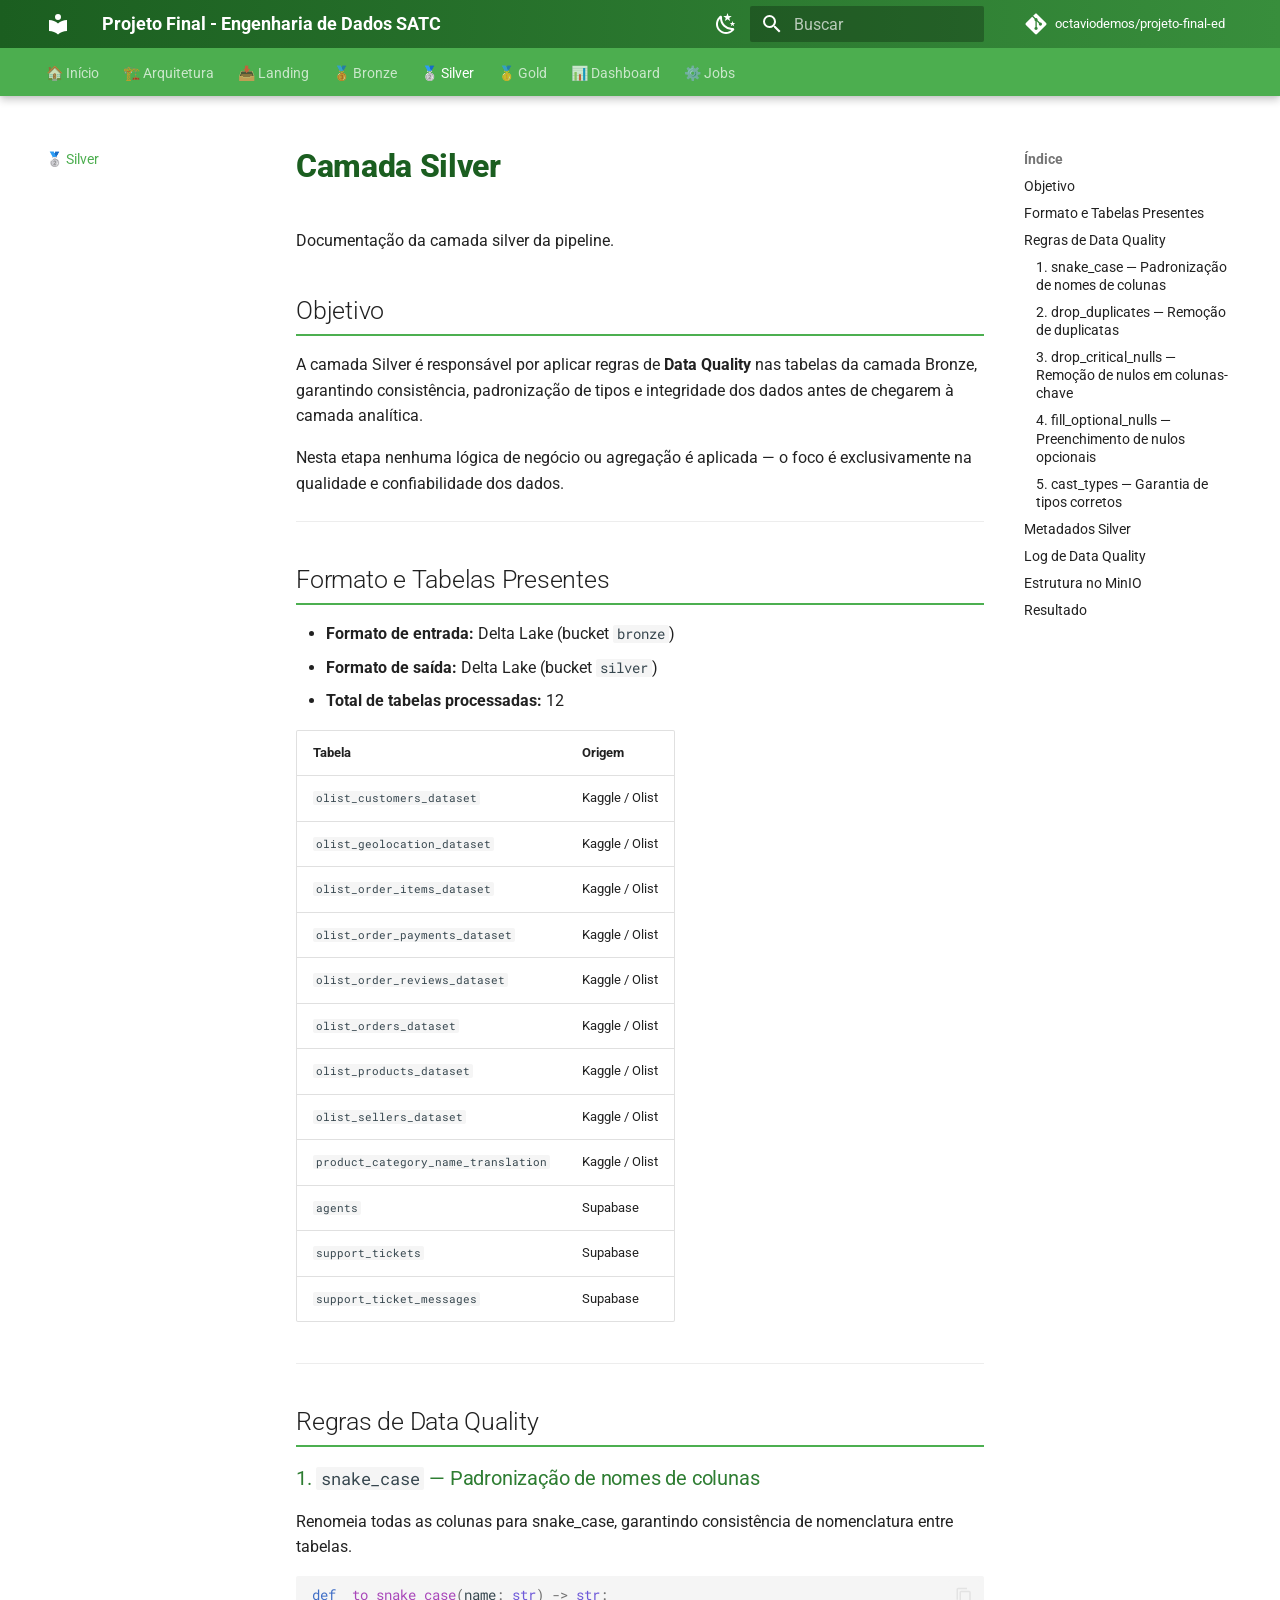
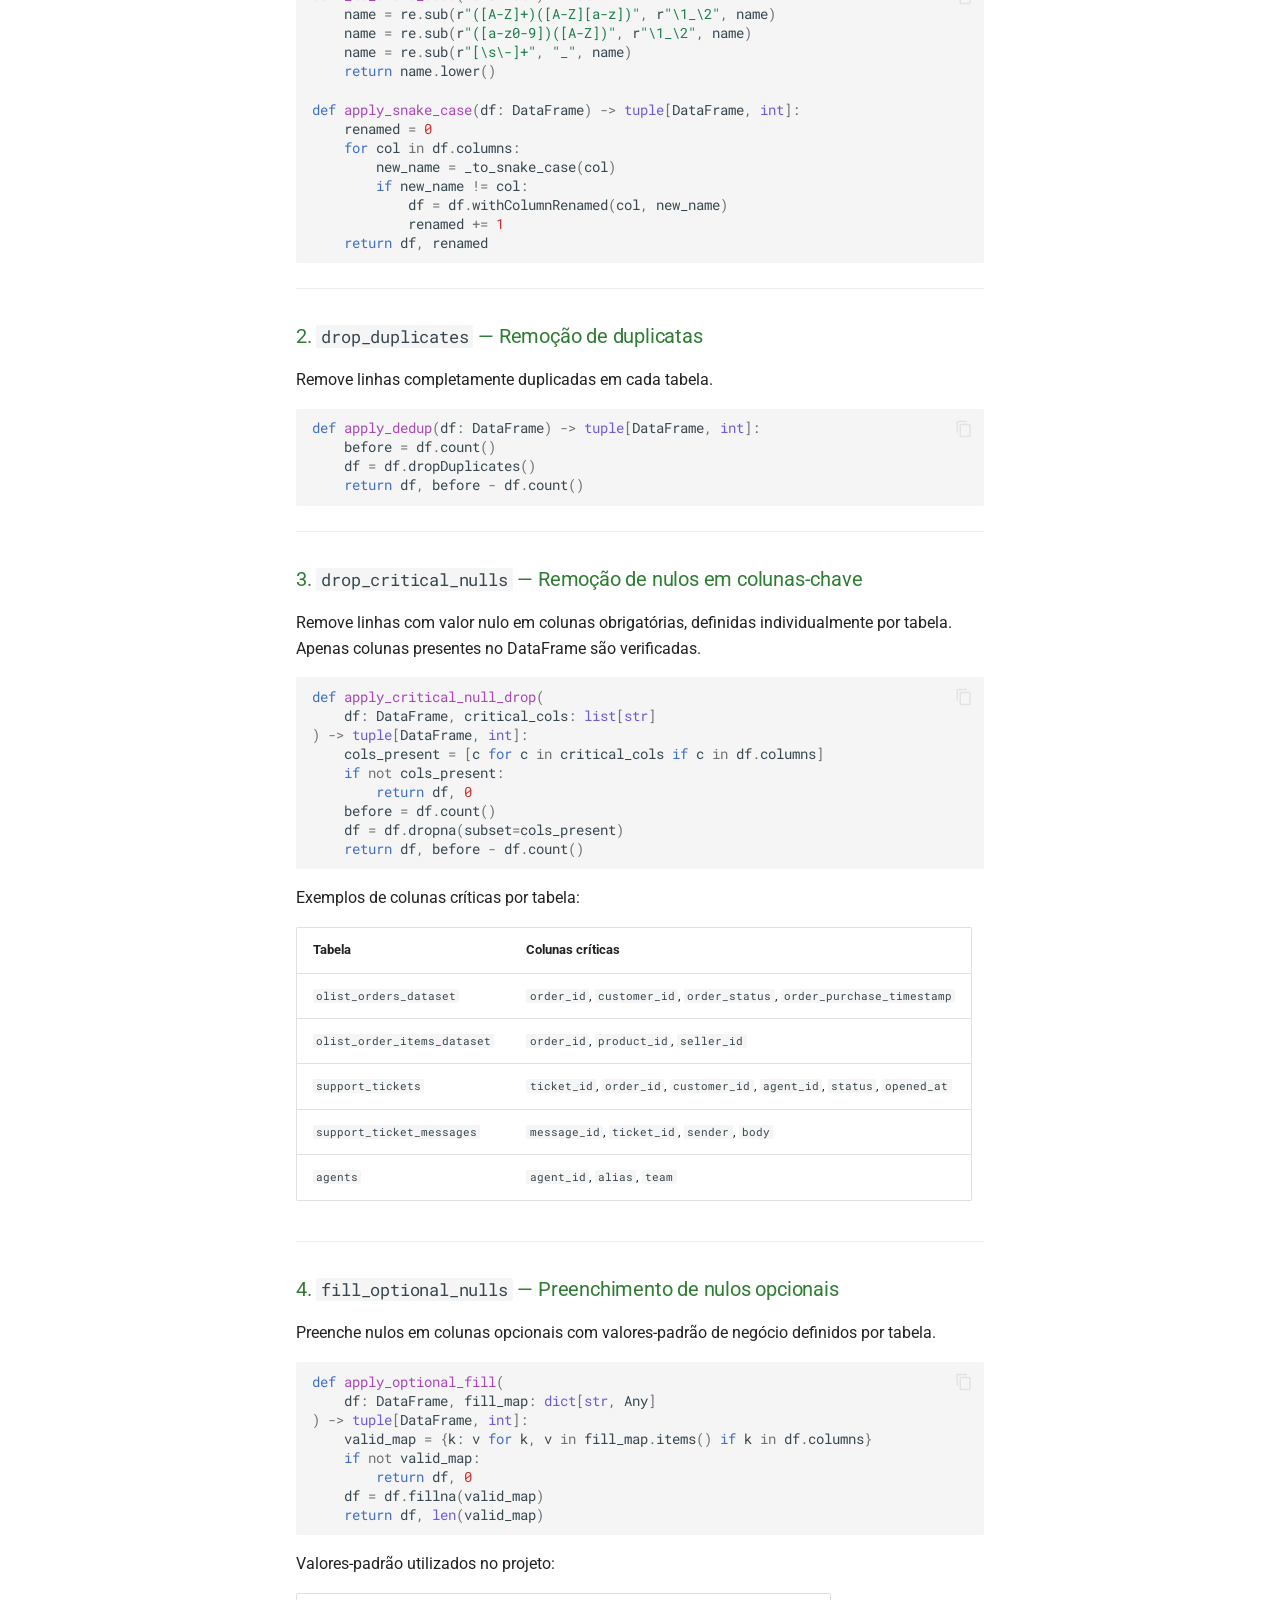
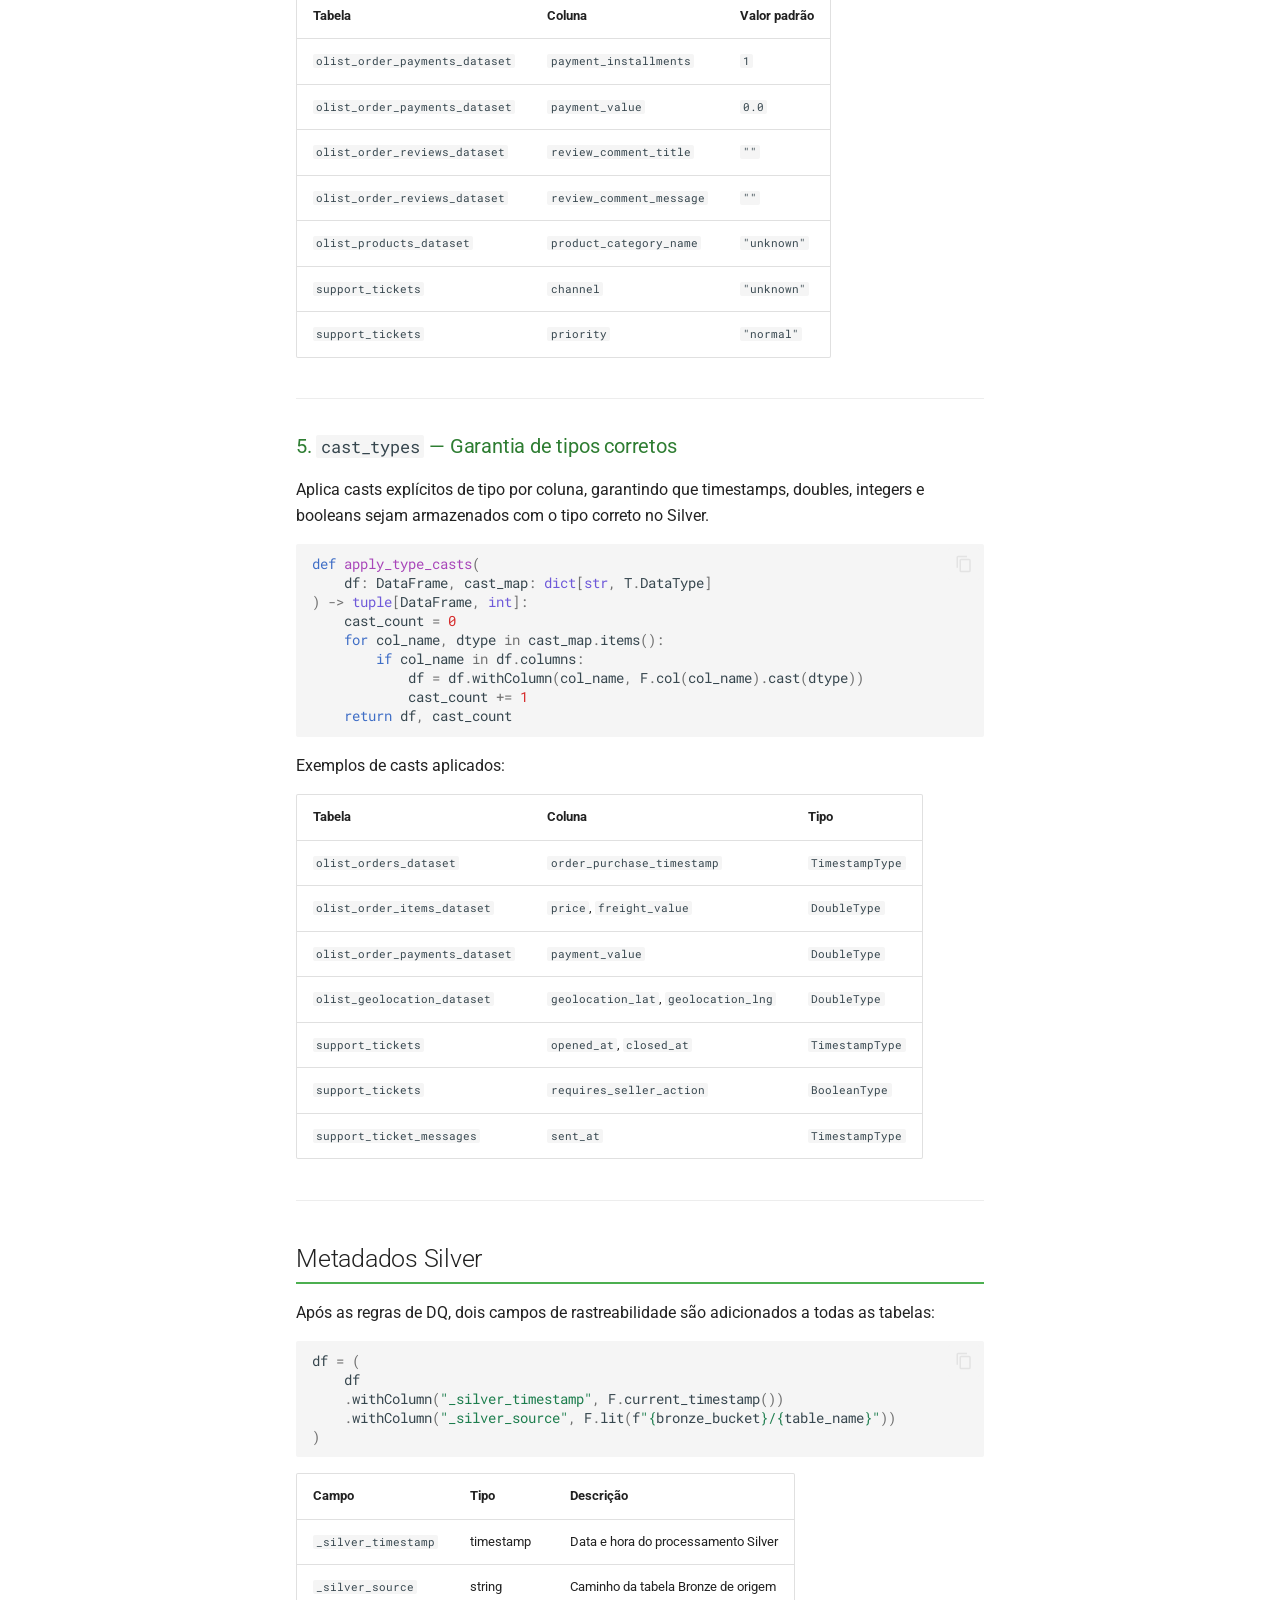
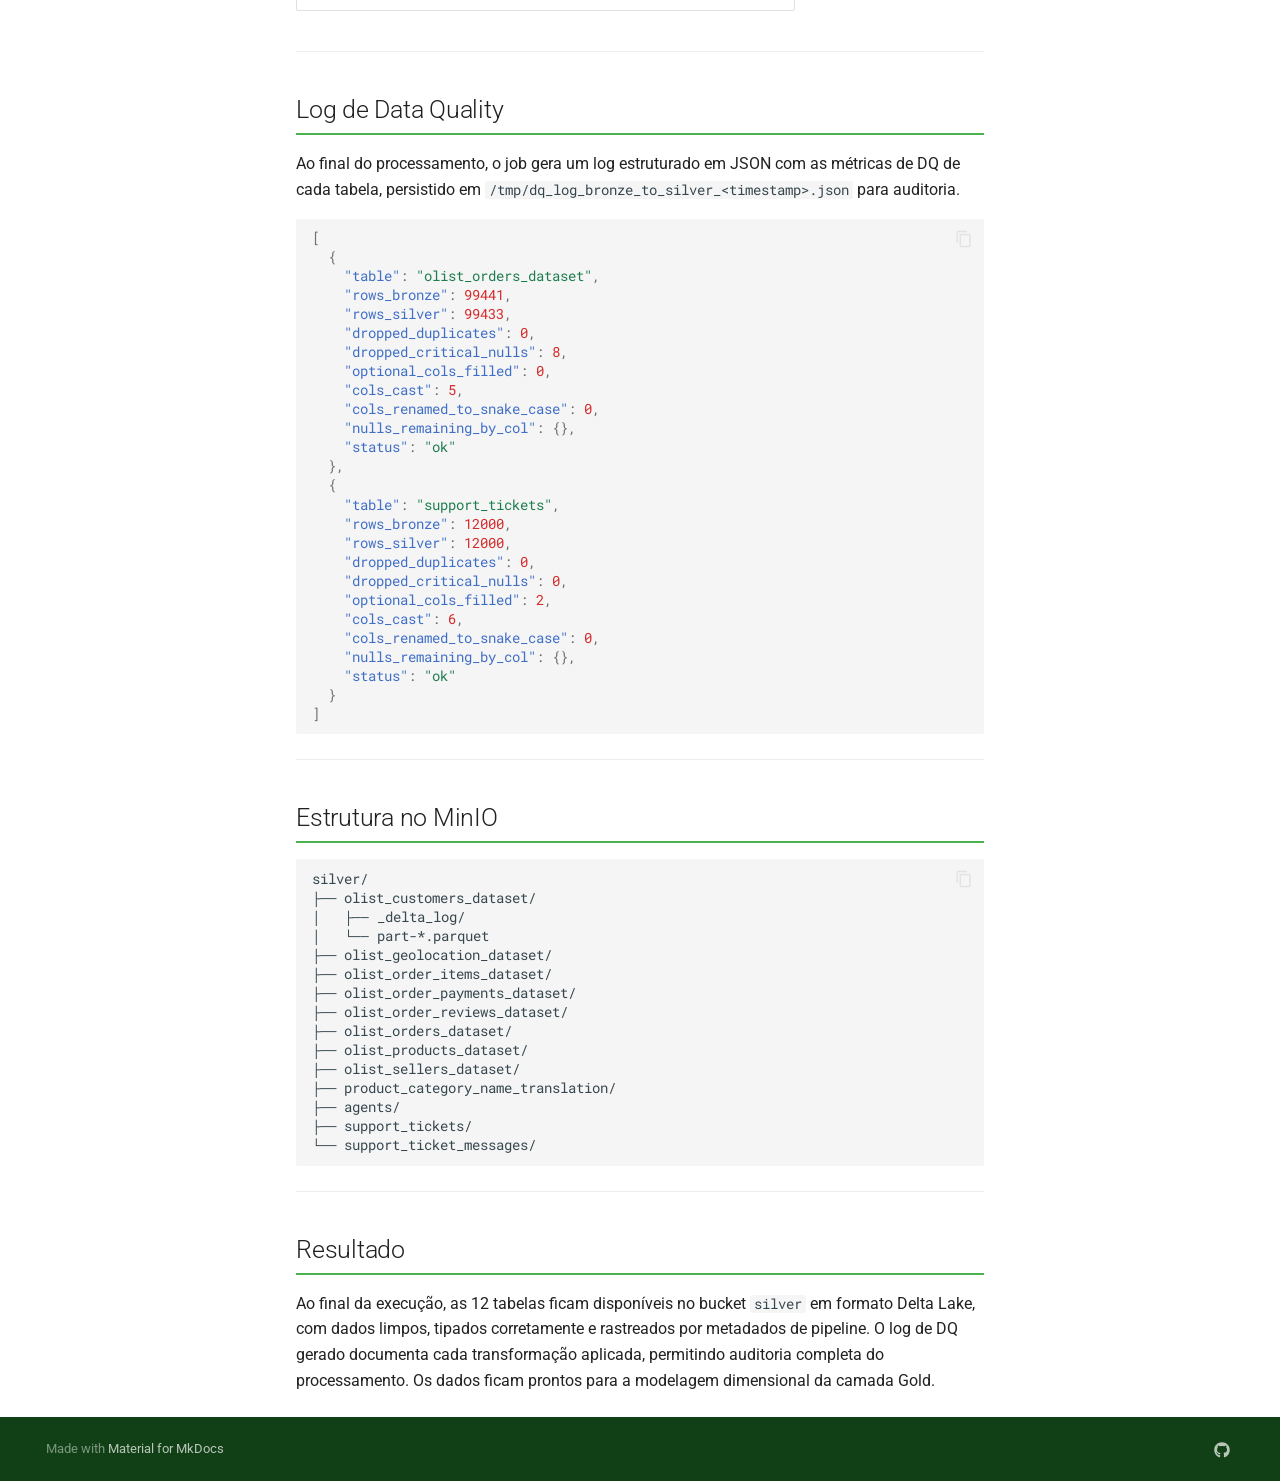
<file: silver/index.html>
<!doctype html>
<html lang="pt" class="no-js">
  <head>
    
      <meta charset="utf-8">
      <meta name="viewport" content="width=device-width,initial-scale=1">
      
      
      
        <link rel="canonical" href="https://octaviodemos.github.io/projeto-final-ed/silver/">
      
      
        <link rel="prev" href="../bronze/">
      
      
        <link rel="next" href="../gold/">
      
      
        
      
      
      <link rel="icon" href="../assets/images/favicon.png">
      <meta name="generator" content="mkdocs-1.6.1, mkdocs-material-9.7.6">
    
    
      
        <title>🥈 Silver - Projeto Final - Engenharia de Dados SATC</title>
      
    
    
      <link rel="stylesheet" href="../assets/stylesheets/main.484c7ddc.min.css">
      
        
        <link rel="stylesheet" href="../assets/stylesheets/palette.ab4e12ef.min.css">
      
      


    
    
      
    
    
      
        
        
        <link rel="preconnect" href="https://fonts.gstatic.com" crossorigin>
        <link rel="stylesheet" href="https://fonts.googleapis.com/css?family=Roboto:300,300i,400,400i,700,700i%7CRoboto+Mono:400,400i,700,700i&display=fallback">
        <style>:root{--md-text-font:"Roboto";--md-code-font:"Roboto Mono"}</style>
      
    
    
      <link rel="stylesheet" href="../stylesheets/extra.css">
    
    <script>__md_scope=new URL("..",location),__md_hash=e=>[...e].reduce(((e,_)=>(e<<5)-e+_.charCodeAt(0)),0),__md_get=(e,_=localStorage,t=__md_scope)=>JSON.parse(_.getItem(t.pathname+"."+e)),__md_set=(e,_,t=localStorage,a=__md_scope)=>{try{t.setItem(a.pathname+"."+e,JSON.stringify(_))}catch(e){}}</script>
    
      

    
    
  </head>
  
  
    
    
      
    
    
    
    
    <body dir="ltr" data-md-color-scheme="default" data-md-color-primary="green" data-md-color-accent="deep-orange">
  
    
    <input class="md-toggle" data-md-toggle="drawer" type="checkbox" id="__drawer" autocomplete="off">
    <input class="md-toggle" data-md-toggle="search" type="checkbox" id="__search" autocomplete="off">
    <label class="md-overlay" for="__drawer"></label>
    <div data-md-component="skip">
      
        
        <a href="#camada-silver" class="md-skip">
          Pular para conteúdo
        </a>
      
    </div>
    <div data-md-component="announce">
      
    </div>
    
    
      

  

<header class="md-header md-header--shadow md-header--lifted" data-md-component="header">
  <nav class="md-header__inner md-grid" aria-label="Cabeçalho">
    <a href=".." title="Projeto Final - Engenharia de Dados SATC" class="md-header__button md-logo" aria-label="Projeto Final - Engenharia de Dados SATC" data-md-component="logo">
      
  
  <svg xmlns="http://www.w3.org/2000/svg" viewBox="0 0 24 24"><path d="M12 8a3 3 0 0 0 3-3 3 3 0 0 0-3-3 3 3 0 0 0-3 3 3 3 0 0 0 3 3m0 3.54C9.64 9.35 6.5 8 3 8v11c3.5 0 6.64 1.35 9 3.54 2.36-2.19 5.5-3.54 9-3.54V8c-3.5 0-6.64 1.35-9 3.54"/></svg>

    </a>
    <label class="md-header__button md-icon" for="__drawer">
      
      <svg xmlns="http://www.w3.org/2000/svg" viewBox="0 0 24 24"><path d="M3 6h18v2H3zm0 5h18v2H3zm0 5h18v2H3z"/></svg>
    </label>
    <div class="md-header__title" data-md-component="header-title">
      <div class="md-header__ellipsis">
        <div class="md-header__topic">
          <span class="md-ellipsis">
            Projeto Final - Engenharia de Dados SATC
          </span>
        </div>
        <div class="md-header__topic" data-md-component="header-topic">
          <span class="md-ellipsis">
            
              🥈 Silver
            
          </span>
        </div>
      </div>
    </div>
    
      
        <form class="md-header__option" data-md-component="palette">
  
    
    
    
    <input class="md-option" data-md-color-media="" data-md-color-scheme="default" data-md-color-primary="green" data-md-color-accent="deep-orange"  aria-label="Modo Escuro"  type="radio" name="__palette" id="__palette_0">
    
      <label class="md-header__button md-icon" title="Modo Escuro" for="__palette_1" hidden>
        <svg xmlns="http://www.w3.org/2000/svg" viewBox="0 0 24 24"><path d="m17.75 4.09-2.53 1.94.91 3.06-2.63-1.81-2.63 1.81.91-3.06-2.53-1.94L12.44 4l1.06-3 1.06 3zm3.5 6.91-1.64 1.25.59 1.98-1.7-1.17-1.7 1.17.59-1.98L15.75 11l2.06-.05L18.5 9l.69 1.95zm-2.28 4.95c.83-.08 1.72 1.1 1.19 1.85-.32.45-.66.87-1.08 1.27C15.17 23 8.84 23 4.94 19.07c-3.91-3.9-3.91-10.24 0-14.14.4-.4.82-.76 1.27-1.08.75-.53 1.93.36 1.85 1.19-.27 2.86.69 5.83 2.89 8.02a9.96 9.96 0 0 0 8.02 2.89m-1.64 2.02a12.08 12.08 0 0 1-7.8-3.47c-2.17-2.19-3.33-5-3.49-7.82-2.81 3.14-2.7 7.96.31 10.98 3.02 3.01 7.84 3.12 10.98.31"/></svg>
      </label>
    
  
    
    
    
    <input class="md-option" data-md-color-media="" data-md-color-scheme="slate" data-md-color-primary="green" data-md-color-accent="orange"  aria-label="Modo Claro"  type="radio" name="__palette" id="__palette_1">
    
      <label class="md-header__button md-icon" title="Modo Claro" for="__palette_0" hidden>
        <svg xmlns="http://www.w3.org/2000/svg" viewBox="0 0 24 24"><path d="M12 7a5 5 0 0 1 5 5 5 5 0 0 1-5 5 5 5 0 0 1-5-5 5 5 0 0 1 5-5m0 2a3 3 0 0 0-3 3 3 3 0 0 0 3 3 3 3 0 0 0 3-3 3 3 0 0 0-3-3m0-7 2.39 3.42C13.65 5.15 12.84 5 12 5s-1.65.15-2.39.42zM3.34 7l4.16-.35A7.2 7.2 0 0 0 5.94 8.5c-.44.74-.69 1.5-.83 2.29zm.02 10 1.76-3.77a7.131 7.131 0 0 0 2.38 4.14zM20.65 7l-1.77 3.79a7.02 7.02 0 0 0-2.38-4.15zm-.01 10-4.14.36c.59-.51 1.12-1.14 1.54-1.86.42-.73.69-1.5.83-2.29zM12 22l-2.41-3.44c.74.27 1.55.44 2.41.44.82 0 1.63-.17 2.37-.44z"/></svg>
      </label>
    
  
</form>
      
    
    
      <script>var palette=__md_get("__palette");if(palette&&palette.color){if("(prefers-color-scheme)"===palette.color.media){var media=matchMedia("(prefers-color-scheme: light)"),input=document.querySelector(media.matches?"[data-md-color-media='(prefers-color-scheme: light)']":"[data-md-color-media='(prefers-color-scheme: dark)']");palette.color.media=input.getAttribute("data-md-color-media"),palette.color.scheme=input.getAttribute("data-md-color-scheme"),palette.color.primary=input.getAttribute("data-md-color-primary"),palette.color.accent=input.getAttribute("data-md-color-accent")}for(var[key,value]of Object.entries(palette.color))document.body.setAttribute("data-md-color-"+key,value)}</script>
    
    
    
      
      
        <label class="md-header__button md-icon" for="__search">
          
          <svg xmlns="http://www.w3.org/2000/svg" viewBox="0 0 24 24"><path d="M9.5 3A6.5 6.5 0 0 1 16 9.5c0 1.61-.59 3.09-1.56 4.23l.27.27h.79l5 5-1.5 1.5-5-5v-.79l-.27-.27A6.52 6.52 0 0 1 9.5 16 6.5 6.5 0 0 1 3 9.5 6.5 6.5 0 0 1 9.5 3m0 2C7 5 5 7 5 9.5S7 14 9.5 14 14 12 14 9.5 12 5 9.5 5"/></svg>
        </label>
        <div class="md-search" data-md-component="search" role="dialog">
  <label class="md-search__overlay" for="__search"></label>
  <div class="md-search__inner" role="search">
    <form class="md-search__form" name="search">
      <input type="text" class="md-search__input" name="query" aria-label="Buscar" placeholder="Buscar" autocapitalize="off" autocorrect="off" autocomplete="off" spellcheck="false" data-md-component="search-query" required>
      <label class="md-search__icon md-icon" for="__search">
        
        <svg xmlns="http://www.w3.org/2000/svg" viewBox="0 0 24 24"><path d="M9.5 3A6.5 6.5 0 0 1 16 9.5c0 1.61-.59 3.09-1.56 4.23l.27.27h.79l5 5-1.5 1.5-5-5v-.79l-.27-.27A6.52 6.52 0 0 1 9.5 16 6.5 6.5 0 0 1 3 9.5 6.5 6.5 0 0 1 9.5 3m0 2C7 5 5 7 5 9.5S7 14 9.5 14 14 12 14 9.5 12 5 9.5 5"/></svg>
        
        <svg xmlns="http://www.w3.org/2000/svg" viewBox="0 0 24 24"><path d="M20 11v2H8l5.5 5.5-1.42 1.42L4.16 12l7.92-7.92L13.5 5.5 8 11z"/></svg>
      </label>
      <nav class="md-search__options" aria-label="Pesquisar">
        
        <button type="reset" class="md-search__icon md-icon" title="Limpar" aria-label="Limpar" tabindex="-1">
          
          <svg xmlns="http://www.w3.org/2000/svg" viewBox="0 0 24 24"><path d="M19 6.41 17.59 5 12 10.59 6.41 5 5 6.41 10.59 12 5 17.59 6.41 19 12 13.41 17.59 19 19 17.59 13.41 12z"/></svg>
        </button>
      </nav>
      
        <div class="md-search__suggest" data-md-component="search-suggest"></div>
      
    </form>
    <div class="md-search__output">
      <div class="md-search__scrollwrap" tabindex="0" data-md-scrollfix>
        <div class="md-search-result" data-md-component="search-result">
          <div class="md-search-result__meta">
            Inicializando busca
          </div>
          <ol class="md-search-result__list" role="presentation"></ol>
        </div>
      </div>
    </div>
  </div>
</div>
      
    
    
      <div class="md-header__source">
        <a href="https://github.com/octaviodemos/projeto-final-ed" title="Ir para repositório" class="md-source" data-md-component="source">
  <div class="md-source__icon md-icon">
    
    <svg xmlns="http://www.w3.org/2000/svg" viewBox="0 0 448 512"><!--! Font Awesome Free 7.1.0 by @fontawesome - https://fontawesome.com License - https://fontawesome.com/license/free (Icons: CC BY 4.0, Fonts: SIL OFL 1.1, Code: MIT License) Copyright 2025 Fonticons, Inc.--><path d="M439.6 236.1 244 40.5c-5.4-5.5-12.8-8.5-20.4-8.5s-15 3-20.4 8.4L162.5 81l51.5 51.5c27.1-9.1 52.7 16.8 43.4 43.7l49.7 49.7c34.2-11.8 61.2 31 35.5 56.7-26.5 26.5-70.2-2.9-56-37.3L240.3 199v121.9c25.3 12.5 22.3 41.8 9.1 55-6.4 6.4-15.2 10.1-24.3 10.1s-17.8-3.6-24.3-10.1c-17.6-17.6-11.1-46.9 11.2-56v-123c-20.8-8.5-24.6-30.7-18.6-45L142.6 101 8.5 235.1C3 240.6 0 247.9 0 255.5s3 15 8.5 20.4l195.6 195.7c5.4 5.4 12.7 8.4 20.4 8.4s15-3 20.4-8.4l194.7-194.7c5.4-5.4 8.4-12.8 8.4-20.4s-3-15-8.4-20.4"/></svg>
  </div>
  <div class="md-source__repository">
    octaviodemos/projeto-final-ed
  </div>
</a>
      </div>
    
  </nav>
  
    
      
<nav class="md-tabs" aria-label="Abas" data-md-component="tabs">
  <div class="md-grid">
    <ul class="md-tabs__list">
      
        
  
  
  
  
    <li class="md-tabs__item">
      <a href=".." class="md-tabs__link">
        
  
  
    
  
  🏠 Início

      </a>
    </li>
  

      
        
  
  
  
  
    <li class="md-tabs__item">
      <a href="../arquitetura/" class="md-tabs__link">
        
  
  
    
  
  🏗️ Arquitetura

      </a>
    </li>
  

      
        
  
  
  
  
    <li class="md-tabs__item">
      <a href="../landing/" class="md-tabs__link">
        
  
  
    
  
  📥 Landing

      </a>
    </li>
  

      
        
  
  
  
  
    <li class="md-tabs__item">
      <a href="../bronze/" class="md-tabs__link">
        
  
  
    
  
  🥉 Bronze

      </a>
    </li>
  

      
        
  
  
  
    
  
  
    <li class="md-tabs__item md-tabs__item--active">
      <a href="./" class="md-tabs__link">
        
  
  
    
  
  🥈 Silver

      </a>
    </li>
  

      
        
  
  
  
  
    <li class="md-tabs__item">
      <a href="../gold/" class="md-tabs__link">
        
  
  
    
  
  🥇 Gold

      </a>
    </li>
  

      
        
  
  
  
  
    <li class="md-tabs__item">
      <a href="../dashboard/" class="md-tabs__link">
        
  
  
    
  
  📊 Dashboard

      </a>
    </li>
  

      
        
  
  
  
  
    <li class="md-tabs__item">
      <a href="../jobs/" class="md-tabs__link">
        
  
  
    
  
  ⚙️ Jobs

      </a>
    </li>
  

      
    </ul>
  </div>
</nav>
    
  
</header>
    
    <div class="md-container" data-md-component="container">
      
      
        
      
      <main class="md-main" data-md-component="main">
        <div class="md-main__inner md-grid">
          
            
              
              <div class="md-sidebar md-sidebar--primary" data-md-component="sidebar" data-md-type="navigation" >
                <div class="md-sidebar__scrollwrap">
                  <div class="md-sidebar__inner">
                    


  


<nav class="md-nav md-nav--primary md-nav--lifted" aria-label="Navegação" data-md-level="0">
  <label class="md-nav__title" for="__drawer">
    <a href=".." title="Projeto Final - Engenharia de Dados SATC" class="md-nav__button md-logo" aria-label="Projeto Final - Engenharia de Dados SATC" data-md-component="logo">
      
  
  <svg xmlns="http://www.w3.org/2000/svg" viewBox="0 0 24 24"><path d="M12 8a3 3 0 0 0 3-3 3 3 0 0 0-3-3 3 3 0 0 0-3 3 3 3 0 0 0 3 3m0 3.54C9.64 9.35 6.5 8 3 8v11c3.5 0 6.64 1.35 9 3.54 2.36-2.19 5.5-3.54 9-3.54V8c-3.5 0-6.64 1.35-9 3.54"/></svg>

    </a>
    Projeto Final - Engenharia de Dados SATC
  </label>
  
    <div class="md-nav__source">
      <a href="https://github.com/octaviodemos/projeto-final-ed" title="Ir para repositório" class="md-source" data-md-component="source">
  <div class="md-source__icon md-icon">
    
    <svg xmlns="http://www.w3.org/2000/svg" viewBox="0 0 448 512"><!--! Font Awesome Free 7.1.0 by @fontawesome - https://fontawesome.com License - https://fontawesome.com/license/free (Icons: CC BY 4.0, Fonts: SIL OFL 1.1, Code: MIT License) Copyright 2025 Fonticons, Inc.--><path d="M439.6 236.1 244 40.5c-5.4-5.5-12.8-8.5-20.4-8.5s-15 3-20.4 8.4L162.5 81l51.5 51.5c27.1-9.1 52.7 16.8 43.4 43.7l49.7 49.7c34.2-11.8 61.2 31 35.5 56.7-26.5 26.5-70.2-2.9-56-37.3L240.3 199v121.9c25.3 12.5 22.3 41.8 9.1 55-6.4 6.4-15.2 10.1-24.3 10.1s-17.8-3.6-24.3-10.1c-17.6-17.6-11.1-46.9 11.2-56v-123c-20.8-8.5-24.6-30.7-18.6-45L142.6 101 8.5 235.1C3 240.6 0 247.9 0 255.5s3 15 8.5 20.4l195.6 195.7c5.4 5.4 12.7 8.4 20.4 8.4s15-3 20.4-8.4l194.7-194.7c5.4-5.4 8.4-12.8 8.4-20.4s-3-15-8.4-20.4"/></svg>
  </div>
  <div class="md-source__repository">
    octaviodemos/projeto-final-ed
  </div>
</a>
    </div>
  
  <ul class="md-nav__list" data-md-scrollfix>
    
      
      
  
  
  
  
    <li class="md-nav__item">
      <a href=".." class="md-nav__link">
        
  
  
  <span class="md-ellipsis">
    
  
    🏠 Início
  

    
  </span>
  
  

      </a>
    </li>
  

    
      
      
  
  
  
  
    <li class="md-nav__item">
      <a href="../arquitetura/" class="md-nav__link">
        
  
  
  <span class="md-ellipsis">
    
  
    🏗️ Arquitetura
  

    
  </span>
  
  

      </a>
    </li>
  

    
      
      
  
  
  
  
    <li class="md-nav__item">
      <a href="../landing/" class="md-nav__link">
        
  
  
  <span class="md-ellipsis">
    
  
    📥 Landing
  

    
  </span>
  
  

      </a>
    </li>
  

    
      
      
  
  
  
  
    <li class="md-nav__item">
      <a href="../bronze/" class="md-nav__link">
        
  
  
  <span class="md-ellipsis">
    
  
    🥉 Bronze
  

    
  </span>
  
  

      </a>
    </li>
  

    
      
      
  
  
    
  
  
  
    <li class="md-nav__item md-nav__item--active">
      
      <input class="md-nav__toggle md-toggle" type="checkbox" id="__toc">
      
      
        
      
      
        <label class="md-nav__link md-nav__link--active" for="__toc">
          
  
  
  <span class="md-ellipsis">
    
  
    🥈 Silver
  

    
  </span>
  
  

          <span class="md-nav__icon md-icon"></span>
        </label>
      
      <a href="./" class="md-nav__link md-nav__link--active">
        
  
  
  <span class="md-ellipsis">
    
  
    🥈 Silver
  

    
  </span>
  
  

      </a>
      
        

<nav class="md-nav md-nav--secondary" aria-label="Índice">
  
  
  
    
  
  
    <label class="md-nav__title" for="__toc">
      <span class="md-nav__icon md-icon"></span>
      Índice
    </label>
    <ul class="md-nav__list" data-md-component="toc" data-md-scrollfix>
      
        <li class="md-nav__item">
  <a href="#objetivo" class="md-nav__link">
    <span class="md-ellipsis">
      
        Objetivo
      
    </span>
  </a>
  
</li>
      
        <li class="md-nav__item">
  <a href="#formato-e-tabelas-presentes" class="md-nav__link">
    <span class="md-ellipsis">
      
        Formato e Tabelas Presentes
      
    </span>
  </a>
  
</li>
      
        <li class="md-nav__item">
  <a href="#regras-de-data-quality" class="md-nav__link">
    <span class="md-ellipsis">
      
        Regras de Data Quality
      
    </span>
  </a>
  
    <nav class="md-nav" aria-label="Regras de Data Quality">
      <ul class="md-nav__list">
        
          <li class="md-nav__item">
  <a href="#1-snake_case-padronizacao-de-nomes-de-colunas" class="md-nav__link">
    <span class="md-ellipsis">
      
        1. snake_case — Padronização de nomes de colunas
      
    </span>
  </a>
  
</li>
        
          <li class="md-nav__item">
  <a href="#2-drop_duplicates-remocao-de-duplicatas" class="md-nav__link">
    <span class="md-ellipsis">
      
        2. drop_duplicates — Remoção de duplicatas
      
    </span>
  </a>
  
</li>
        
          <li class="md-nav__item">
  <a href="#3-drop_critical_nulls-remocao-de-nulos-em-colunas-chave" class="md-nav__link">
    <span class="md-ellipsis">
      
        3. drop_critical_nulls — Remoção de nulos em colunas-chave
      
    </span>
  </a>
  
</li>
        
          <li class="md-nav__item">
  <a href="#4-fill_optional_nulls-preenchimento-de-nulos-opcionais" class="md-nav__link">
    <span class="md-ellipsis">
      
        4. fill_optional_nulls — Preenchimento de nulos opcionais
      
    </span>
  </a>
  
</li>
        
          <li class="md-nav__item">
  <a href="#5-cast_types-garantia-de-tipos-corretos" class="md-nav__link">
    <span class="md-ellipsis">
      
        5. cast_types — Garantia de tipos corretos
      
    </span>
  </a>
  
</li>
        
      </ul>
    </nav>
  
</li>
      
        <li class="md-nav__item">
  <a href="#metadados-silver" class="md-nav__link">
    <span class="md-ellipsis">
      
        Metadados Silver
      
    </span>
  </a>
  
</li>
      
        <li class="md-nav__item">
  <a href="#log-de-data-quality" class="md-nav__link">
    <span class="md-ellipsis">
      
        Log de Data Quality
      
    </span>
  </a>
  
</li>
      
        <li class="md-nav__item">
  <a href="#estrutura-no-minio" class="md-nav__link">
    <span class="md-ellipsis">
      
        Estrutura no MinIO
      
    </span>
  </a>
  
</li>
      
        <li class="md-nav__item">
  <a href="#resultado" class="md-nav__link">
    <span class="md-ellipsis">
      
        Resultado
      
    </span>
  </a>
  
</li>
      
    </ul>
  
</nav>
      
    </li>
  

    
      
      
  
  
  
  
    <li class="md-nav__item">
      <a href="../gold/" class="md-nav__link">
        
  
  
  <span class="md-ellipsis">
    
  
    🥇 Gold
  

    
  </span>
  
  

      </a>
    </li>
  

    
      
      
  
  
  
  
    <li class="md-nav__item">
      <a href="../dashboard/" class="md-nav__link">
        
  
  
  <span class="md-ellipsis">
    
  
    📊 Dashboard
  

    
  </span>
  
  

      </a>
    </li>
  

    
      
      
  
  
  
  
    <li class="md-nav__item">
      <a href="../jobs/" class="md-nav__link">
        
  
  
  <span class="md-ellipsis">
    
  
    ⚙️ Jobs
  

    
  </span>
  
  

      </a>
    </li>
  

    
  </ul>
</nav>
                  </div>
                </div>
              </div>
            
            
              
              <div class="md-sidebar md-sidebar--secondary" data-md-component="sidebar" data-md-type="toc" >
                <div class="md-sidebar__scrollwrap">
                  <div class="md-sidebar__inner">
                    

<nav class="md-nav md-nav--secondary" aria-label="Índice">
  
  
  
    
  
  
    <label class="md-nav__title" for="__toc">
      <span class="md-nav__icon md-icon"></span>
      Índice
    </label>
    <ul class="md-nav__list" data-md-component="toc" data-md-scrollfix>
      
        <li class="md-nav__item">
  <a href="#objetivo" class="md-nav__link">
    <span class="md-ellipsis">
      
        Objetivo
      
    </span>
  </a>
  
</li>
      
        <li class="md-nav__item">
  <a href="#formato-e-tabelas-presentes" class="md-nav__link">
    <span class="md-ellipsis">
      
        Formato e Tabelas Presentes
      
    </span>
  </a>
  
</li>
      
        <li class="md-nav__item">
  <a href="#regras-de-data-quality" class="md-nav__link">
    <span class="md-ellipsis">
      
        Regras de Data Quality
      
    </span>
  </a>
  
    <nav class="md-nav" aria-label="Regras de Data Quality">
      <ul class="md-nav__list">
        
          <li class="md-nav__item">
  <a href="#1-snake_case-padronizacao-de-nomes-de-colunas" class="md-nav__link">
    <span class="md-ellipsis">
      
        1. snake_case — Padronização de nomes de colunas
      
    </span>
  </a>
  
</li>
        
          <li class="md-nav__item">
  <a href="#2-drop_duplicates-remocao-de-duplicatas" class="md-nav__link">
    <span class="md-ellipsis">
      
        2. drop_duplicates — Remoção de duplicatas
      
    </span>
  </a>
  
</li>
        
          <li class="md-nav__item">
  <a href="#3-drop_critical_nulls-remocao-de-nulos-em-colunas-chave" class="md-nav__link">
    <span class="md-ellipsis">
      
        3. drop_critical_nulls — Remoção de nulos em colunas-chave
      
    </span>
  </a>
  
</li>
        
          <li class="md-nav__item">
  <a href="#4-fill_optional_nulls-preenchimento-de-nulos-opcionais" class="md-nav__link">
    <span class="md-ellipsis">
      
        4. fill_optional_nulls — Preenchimento de nulos opcionais
      
    </span>
  </a>
  
</li>
        
          <li class="md-nav__item">
  <a href="#5-cast_types-garantia-de-tipos-corretos" class="md-nav__link">
    <span class="md-ellipsis">
      
        5. cast_types — Garantia de tipos corretos
      
    </span>
  </a>
  
</li>
        
      </ul>
    </nav>
  
</li>
      
        <li class="md-nav__item">
  <a href="#metadados-silver" class="md-nav__link">
    <span class="md-ellipsis">
      
        Metadados Silver
      
    </span>
  </a>
  
</li>
      
        <li class="md-nav__item">
  <a href="#log-de-data-quality" class="md-nav__link">
    <span class="md-ellipsis">
      
        Log de Data Quality
      
    </span>
  </a>
  
</li>
      
        <li class="md-nav__item">
  <a href="#estrutura-no-minio" class="md-nav__link">
    <span class="md-ellipsis">
      
        Estrutura no MinIO
      
    </span>
  </a>
  
</li>
      
        <li class="md-nav__item">
  <a href="#resultado" class="md-nav__link">
    <span class="md-ellipsis">
      
        Resultado
      
    </span>
  </a>
  
</li>
      
    </ul>
  
</nav>
                  </div>
                </div>
              </div>
            
          
          
            <div class="md-content" data-md-component="content">
              
              <article class="md-content__inner md-typeset">
                
                  


  
  


<h1 id="camada-silver">Camada Silver</h1>
<p>Documentação da camada silver da pipeline.</p>
<h2 id="objetivo">Objetivo</h2>
<p>A camada Silver é responsável por aplicar regras de <strong>Data Quality</strong> nas tabelas da camada Bronze, garantindo consistência, padronização de tipos e integridade dos dados antes de chegarem à camada analítica.</p>
<p>Nesta etapa nenhuma lógica de negócio ou agregação é aplicada — o foco é exclusivamente na qualidade e confiabilidade dos dados.</p>
<hr />
<h2 id="formato-e-tabelas-presentes">Formato e Tabelas Presentes</h2>
<ul>
<li><strong>Formato de entrada:</strong> Delta Lake (bucket <code>bronze</code>)</li>
<li><strong>Formato de saída:</strong> Delta Lake (bucket <code>silver</code>)</li>
<li><strong>Total de tabelas processadas:</strong> 12</li>
</ul>
<table>
<thead>
<tr>
<th>Tabela</th>
<th>Origem</th>
</tr>
</thead>
<tbody>
<tr>
<td><code>olist_customers_dataset</code></td>
<td>Kaggle / Olist</td>
</tr>
<tr>
<td><code>olist_geolocation_dataset</code></td>
<td>Kaggle / Olist</td>
</tr>
<tr>
<td><code>olist_order_items_dataset</code></td>
<td>Kaggle / Olist</td>
</tr>
<tr>
<td><code>olist_order_payments_dataset</code></td>
<td>Kaggle / Olist</td>
</tr>
<tr>
<td><code>olist_order_reviews_dataset</code></td>
<td>Kaggle / Olist</td>
</tr>
<tr>
<td><code>olist_orders_dataset</code></td>
<td>Kaggle / Olist</td>
</tr>
<tr>
<td><code>olist_products_dataset</code></td>
<td>Kaggle / Olist</td>
</tr>
<tr>
<td><code>olist_sellers_dataset</code></td>
<td>Kaggle / Olist</td>
</tr>
<tr>
<td><code>product_category_name_translation</code></td>
<td>Kaggle / Olist</td>
</tr>
<tr>
<td><code>agents</code></td>
<td>Supabase</td>
</tr>
<tr>
<td><code>support_tickets</code></td>
<td>Supabase</td>
</tr>
<tr>
<td><code>support_ticket_messages</code></td>
<td>Supabase</td>
</tr>
</tbody>
</table>
<hr />
<h2 id="regras-de-data-quality">Regras de Data Quality</h2>
<h3 id="1-snake_case-padronizacao-de-nomes-de-colunas">1. <code>snake_case</code> — Padronização de nomes de colunas</h3>
<p>Renomeia todas as colunas para snake_case, garantindo consistência de nomenclatura entre tabelas.</p>
<div class="highlight"><pre><span></span><code><a id="__codelineno-0-1" name="__codelineno-0-1" href="#__codelineno-0-1"></a><span class="k">def</span><span class="w"> </span><span class="nf">_to_snake_case</span><span class="p">(</span><span class="n">name</span><span class="p">:</span> <span class="nb">str</span><span class="p">)</span> <span class="o">-&gt;</span> <span class="nb">str</span><span class="p">:</span>
<a id="__codelineno-0-2" name="__codelineno-0-2" href="#__codelineno-0-2"></a>    <span class="n">name</span> <span class="o">=</span> <span class="n">re</span><span class="o">.</span><span class="n">sub</span><span class="p">(</span><span class="sa">r</span><span class="s2">&quot;([A-Z]+)([A-Z][a-z])&quot;</span><span class="p">,</span> <span class="sa">r</span><span class="s2">&quot;\1_\2&quot;</span><span class="p">,</span> <span class="n">name</span><span class="p">)</span>
<a id="__codelineno-0-3" name="__codelineno-0-3" href="#__codelineno-0-3"></a>    <span class="n">name</span> <span class="o">=</span> <span class="n">re</span><span class="o">.</span><span class="n">sub</span><span class="p">(</span><span class="sa">r</span><span class="s2">&quot;([a-z0-9])([A-Z])&quot;</span><span class="p">,</span> <span class="sa">r</span><span class="s2">&quot;\1_\2&quot;</span><span class="p">,</span> <span class="n">name</span><span class="p">)</span>
<a id="__codelineno-0-4" name="__codelineno-0-4" href="#__codelineno-0-4"></a>    <span class="n">name</span> <span class="o">=</span> <span class="n">re</span><span class="o">.</span><span class="n">sub</span><span class="p">(</span><span class="sa">r</span><span class="s2">&quot;[\s\-]+&quot;</span><span class="p">,</span> <span class="s2">&quot;_&quot;</span><span class="p">,</span> <span class="n">name</span><span class="p">)</span>
<a id="__codelineno-0-5" name="__codelineno-0-5" href="#__codelineno-0-5"></a>    <span class="k">return</span> <span class="n">name</span><span class="o">.</span><span class="n">lower</span><span class="p">()</span>
<a id="__codelineno-0-6" name="__codelineno-0-6" href="#__codelineno-0-6"></a>
<a id="__codelineno-0-7" name="__codelineno-0-7" href="#__codelineno-0-7"></a><span class="k">def</span><span class="w"> </span><span class="nf">apply_snake_case</span><span class="p">(</span><span class="n">df</span><span class="p">:</span> <span class="n">DataFrame</span><span class="p">)</span> <span class="o">-&gt;</span> <span class="nb">tuple</span><span class="p">[</span><span class="n">DataFrame</span><span class="p">,</span> <span class="nb">int</span><span class="p">]:</span>
<a id="__codelineno-0-8" name="__codelineno-0-8" href="#__codelineno-0-8"></a>    <span class="n">renamed</span> <span class="o">=</span> <span class="mi">0</span>
<a id="__codelineno-0-9" name="__codelineno-0-9" href="#__codelineno-0-9"></a>    <span class="k">for</span> <span class="n">col</span> <span class="ow">in</span> <span class="n">df</span><span class="o">.</span><span class="n">columns</span><span class="p">:</span>
<a id="__codelineno-0-10" name="__codelineno-0-10" href="#__codelineno-0-10"></a>        <span class="n">new_name</span> <span class="o">=</span> <span class="n">_to_snake_case</span><span class="p">(</span><span class="n">col</span><span class="p">)</span>
<a id="__codelineno-0-11" name="__codelineno-0-11" href="#__codelineno-0-11"></a>        <span class="k">if</span> <span class="n">new_name</span> <span class="o">!=</span> <span class="n">col</span><span class="p">:</span>
<a id="__codelineno-0-12" name="__codelineno-0-12" href="#__codelineno-0-12"></a>            <span class="n">df</span> <span class="o">=</span> <span class="n">df</span><span class="o">.</span><span class="n">withColumnRenamed</span><span class="p">(</span><span class="n">col</span><span class="p">,</span> <span class="n">new_name</span><span class="p">)</span>
<a id="__codelineno-0-13" name="__codelineno-0-13" href="#__codelineno-0-13"></a>            <span class="n">renamed</span> <span class="o">+=</span> <span class="mi">1</span>
<a id="__codelineno-0-14" name="__codelineno-0-14" href="#__codelineno-0-14"></a>    <span class="k">return</span> <span class="n">df</span><span class="p">,</span> <span class="n">renamed</span>
</code></pre></div>
<hr />
<h3 id="2-drop_duplicates-remocao-de-duplicatas">2. <code>drop_duplicates</code> — Remoção de duplicatas</h3>
<p>Remove linhas completamente duplicadas em cada tabela.</p>
<div class="highlight"><pre><span></span><code><a id="__codelineno-1-1" name="__codelineno-1-1" href="#__codelineno-1-1"></a><span class="k">def</span><span class="w"> </span><span class="nf">apply_dedup</span><span class="p">(</span><span class="n">df</span><span class="p">:</span> <span class="n">DataFrame</span><span class="p">)</span> <span class="o">-&gt;</span> <span class="nb">tuple</span><span class="p">[</span><span class="n">DataFrame</span><span class="p">,</span> <span class="nb">int</span><span class="p">]:</span>
<a id="__codelineno-1-2" name="__codelineno-1-2" href="#__codelineno-1-2"></a>    <span class="n">before</span> <span class="o">=</span> <span class="n">df</span><span class="o">.</span><span class="n">count</span><span class="p">()</span>
<a id="__codelineno-1-3" name="__codelineno-1-3" href="#__codelineno-1-3"></a>    <span class="n">df</span> <span class="o">=</span> <span class="n">df</span><span class="o">.</span><span class="n">dropDuplicates</span><span class="p">()</span>
<a id="__codelineno-1-4" name="__codelineno-1-4" href="#__codelineno-1-4"></a>    <span class="k">return</span> <span class="n">df</span><span class="p">,</span> <span class="n">before</span> <span class="o">-</span> <span class="n">df</span><span class="o">.</span><span class="n">count</span><span class="p">()</span>
</code></pre></div>
<hr />
<h3 id="3-drop_critical_nulls-remocao-de-nulos-em-colunas-chave">3. <code>drop_critical_nulls</code> — Remoção de nulos em colunas-chave</h3>
<p>Remove linhas com valor nulo em colunas obrigatórias, definidas individualmente por tabela. Apenas colunas presentes no DataFrame são verificadas.</p>
<div class="highlight"><pre><span></span><code><a id="__codelineno-2-1" name="__codelineno-2-1" href="#__codelineno-2-1"></a><span class="k">def</span><span class="w"> </span><span class="nf">apply_critical_null_drop</span><span class="p">(</span>
<a id="__codelineno-2-2" name="__codelineno-2-2" href="#__codelineno-2-2"></a>    <span class="n">df</span><span class="p">:</span> <span class="n">DataFrame</span><span class="p">,</span> <span class="n">critical_cols</span><span class="p">:</span> <span class="nb">list</span><span class="p">[</span><span class="nb">str</span><span class="p">]</span>
<a id="__codelineno-2-3" name="__codelineno-2-3" href="#__codelineno-2-3"></a><span class="p">)</span> <span class="o">-&gt;</span> <span class="nb">tuple</span><span class="p">[</span><span class="n">DataFrame</span><span class="p">,</span> <span class="nb">int</span><span class="p">]:</span>
<a id="__codelineno-2-4" name="__codelineno-2-4" href="#__codelineno-2-4"></a>    <span class="n">cols_present</span> <span class="o">=</span> <span class="p">[</span><span class="n">c</span> <span class="k">for</span> <span class="n">c</span> <span class="ow">in</span> <span class="n">critical_cols</span> <span class="k">if</span> <span class="n">c</span> <span class="ow">in</span> <span class="n">df</span><span class="o">.</span><span class="n">columns</span><span class="p">]</span>
<a id="__codelineno-2-5" name="__codelineno-2-5" href="#__codelineno-2-5"></a>    <span class="k">if</span> <span class="ow">not</span> <span class="n">cols_present</span><span class="p">:</span>
<a id="__codelineno-2-6" name="__codelineno-2-6" href="#__codelineno-2-6"></a>        <span class="k">return</span> <span class="n">df</span><span class="p">,</span> <span class="mi">0</span>
<a id="__codelineno-2-7" name="__codelineno-2-7" href="#__codelineno-2-7"></a>    <span class="n">before</span> <span class="o">=</span> <span class="n">df</span><span class="o">.</span><span class="n">count</span><span class="p">()</span>
<a id="__codelineno-2-8" name="__codelineno-2-8" href="#__codelineno-2-8"></a>    <span class="n">df</span> <span class="o">=</span> <span class="n">df</span><span class="o">.</span><span class="n">dropna</span><span class="p">(</span><span class="n">subset</span><span class="o">=</span><span class="n">cols_present</span><span class="p">)</span>
<a id="__codelineno-2-9" name="__codelineno-2-9" href="#__codelineno-2-9"></a>    <span class="k">return</span> <span class="n">df</span><span class="p">,</span> <span class="n">before</span> <span class="o">-</span> <span class="n">df</span><span class="o">.</span><span class="n">count</span><span class="p">()</span>
</code></pre></div>
<p>Exemplos de colunas críticas por tabela:</p>
<table>
<thead>
<tr>
<th>Tabela</th>
<th>Colunas críticas</th>
</tr>
</thead>
<tbody>
<tr>
<td><code>olist_orders_dataset</code></td>
<td><code>order_id</code>, <code>customer_id</code>, <code>order_status</code>, <code>order_purchase_timestamp</code></td>
</tr>
<tr>
<td><code>olist_order_items_dataset</code></td>
<td><code>order_id</code>, <code>product_id</code>, <code>seller_id</code></td>
</tr>
<tr>
<td><code>support_tickets</code></td>
<td><code>ticket_id</code>, <code>order_id</code>, <code>customer_id</code>, <code>agent_id</code>, <code>status</code>, <code>opened_at</code></td>
</tr>
<tr>
<td><code>support_ticket_messages</code></td>
<td><code>message_id</code>, <code>ticket_id</code>, <code>sender</code>, <code>body</code></td>
</tr>
<tr>
<td><code>agents</code></td>
<td><code>agent_id</code>, <code>alias</code>, <code>team</code></td>
</tr>
</tbody>
</table>
<hr />
<h3 id="4-fill_optional_nulls-preenchimento-de-nulos-opcionais">4. <code>fill_optional_nulls</code> — Preenchimento de nulos opcionais</h3>
<p>Preenche nulos em colunas opcionais com valores-padrão de negócio definidos por tabela.</p>
<div class="highlight"><pre><span></span><code><a id="__codelineno-3-1" name="__codelineno-3-1" href="#__codelineno-3-1"></a><span class="k">def</span><span class="w"> </span><span class="nf">apply_optional_fill</span><span class="p">(</span>
<a id="__codelineno-3-2" name="__codelineno-3-2" href="#__codelineno-3-2"></a>    <span class="n">df</span><span class="p">:</span> <span class="n">DataFrame</span><span class="p">,</span> <span class="n">fill_map</span><span class="p">:</span> <span class="nb">dict</span><span class="p">[</span><span class="nb">str</span><span class="p">,</span> <span class="n">Any</span><span class="p">]</span>
<a id="__codelineno-3-3" name="__codelineno-3-3" href="#__codelineno-3-3"></a><span class="p">)</span> <span class="o">-&gt;</span> <span class="nb">tuple</span><span class="p">[</span><span class="n">DataFrame</span><span class="p">,</span> <span class="nb">int</span><span class="p">]:</span>
<a id="__codelineno-3-4" name="__codelineno-3-4" href="#__codelineno-3-4"></a>    <span class="n">valid_map</span> <span class="o">=</span> <span class="p">{</span><span class="n">k</span><span class="p">:</span> <span class="n">v</span> <span class="k">for</span> <span class="n">k</span><span class="p">,</span> <span class="n">v</span> <span class="ow">in</span> <span class="n">fill_map</span><span class="o">.</span><span class="n">items</span><span class="p">()</span> <span class="k">if</span> <span class="n">k</span> <span class="ow">in</span> <span class="n">df</span><span class="o">.</span><span class="n">columns</span><span class="p">}</span>
<a id="__codelineno-3-5" name="__codelineno-3-5" href="#__codelineno-3-5"></a>    <span class="k">if</span> <span class="ow">not</span> <span class="n">valid_map</span><span class="p">:</span>
<a id="__codelineno-3-6" name="__codelineno-3-6" href="#__codelineno-3-6"></a>        <span class="k">return</span> <span class="n">df</span><span class="p">,</span> <span class="mi">0</span>
<a id="__codelineno-3-7" name="__codelineno-3-7" href="#__codelineno-3-7"></a>    <span class="n">df</span> <span class="o">=</span> <span class="n">df</span><span class="o">.</span><span class="n">fillna</span><span class="p">(</span><span class="n">valid_map</span><span class="p">)</span>
<a id="__codelineno-3-8" name="__codelineno-3-8" href="#__codelineno-3-8"></a>    <span class="k">return</span> <span class="n">df</span><span class="p">,</span> <span class="nb">len</span><span class="p">(</span><span class="n">valid_map</span><span class="p">)</span>
</code></pre></div>
<p>Valores-padrão utilizados no projeto:</p>
<table>
<thead>
<tr>
<th>Tabela</th>
<th>Coluna</th>
<th>Valor padrão</th>
</tr>
</thead>
<tbody>
<tr>
<td><code>olist_order_payments_dataset</code></td>
<td><code>payment_installments</code></td>
<td><code>1</code></td>
</tr>
<tr>
<td><code>olist_order_payments_dataset</code></td>
<td><code>payment_value</code></td>
<td><code>0.0</code></td>
</tr>
<tr>
<td><code>olist_order_reviews_dataset</code></td>
<td><code>review_comment_title</code></td>
<td><code>""</code></td>
</tr>
<tr>
<td><code>olist_order_reviews_dataset</code></td>
<td><code>review_comment_message</code></td>
<td><code>""</code></td>
</tr>
<tr>
<td><code>olist_products_dataset</code></td>
<td><code>product_category_name</code></td>
<td><code>"unknown"</code></td>
</tr>
<tr>
<td><code>support_tickets</code></td>
<td><code>channel</code></td>
<td><code>"unknown"</code></td>
</tr>
<tr>
<td><code>support_tickets</code></td>
<td><code>priority</code></td>
<td><code>"normal"</code></td>
</tr>
</tbody>
</table>
<hr />
<h3 id="5-cast_types-garantia-de-tipos-corretos">5. <code>cast_types</code> — Garantia de tipos corretos</h3>
<p>Aplica casts explícitos de tipo por coluna, garantindo que timestamps, doubles, integers e booleans sejam armazenados com o tipo correto no Silver.</p>
<div class="highlight"><pre><span></span><code><a id="__codelineno-4-1" name="__codelineno-4-1" href="#__codelineno-4-1"></a><span class="k">def</span><span class="w"> </span><span class="nf">apply_type_casts</span><span class="p">(</span>
<a id="__codelineno-4-2" name="__codelineno-4-2" href="#__codelineno-4-2"></a>    <span class="n">df</span><span class="p">:</span> <span class="n">DataFrame</span><span class="p">,</span> <span class="n">cast_map</span><span class="p">:</span> <span class="nb">dict</span><span class="p">[</span><span class="nb">str</span><span class="p">,</span> <span class="n">T</span><span class="o">.</span><span class="n">DataType</span><span class="p">]</span>
<a id="__codelineno-4-3" name="__codelineno-4-3" href="#__codelineno-4-3"></a><span class="p">)</span> <span class="o">-&gt;</span> <span class="nb">tuple</span><span class="p">[</span><span class="n">DataFrame</span><span class="p">,</span> <span class="nb">int</span><span class="p">]:</span>
<a id="__codelineno-4-4" name="__codelineno-4-4" href="#__codelineno-4-4"></a>    <span class="n">cast_count</span> <span class="o">=</span> <span class="mi">0</span>
<a id="__codelineno-4-5" name="__codelineno-4-5" href="#__codelineno-4-5"></a>    <span class="k">for</span> <span class="n">col_name</span><span class="p">,</span> <span class="n">dtype</span> <span class="ow">in</span> <span class="n">cast_map</span><span class="o">.</span><span class="n">items</span><span class="p">():</span>
<a id="__codelineno-4-6" name="__codelineno-4-6" href="#__codelineno-4-6"></a>        <span class="k">if</span> <span class="n">col_name</span> <span class="ow">in</span> <span class="n">df</span><span class="o">.</span><span class="n">columns</span><span class="p">:</span>
<a id="__codelineno-4-7" name="__codelineno-4-7" href="#__codelineno-4-7"></a>            <span class="n">df</span> <span class="o">=</span> <span class="n">df</span><span class="o">.</span><span class="n">withColumn</span><span class="p">(</span><span class="n">col_name</span><span class="p">,</span> <span class="n">F</span><span class="o">.</span><span class="n">col</span><span class="p">(</span><span class="n">col_name</span><span class="p">)</span><span class="o">.</span><span class="n">cast</span><span class="p">(</span><span class="n">dtype</span><span class="p">))</span>
<a id="__codelineno-4-8" name="__codelineno-4-8" href="#__codelineno-4-8"></a>            <span class="n">cast_count</span> <span class="o">+=</span> <span class="mi">1</span>
<a id="__codelineno-4-9" name="__codelineno-4-9" href="#__codelineno-4-9"></a>    <span class="k">return</span> <span class="n">df</span><span class="p">,</span> <span class="n">cast_count</span>
</code></pre></div>
<p>Exemplos de casts aplicados:</p>
<table>
<thead>
<tr>
<th>Tabela</th>
<th>Coluna</th>
<th>Tipo</th>
</tr>
</thead>
<tbody>
<tr>
<td><code>olist_orders_dataset</code></td>
<td><code>order_purchase_timestamp</code></td>
<td><code>TimestampType</code></td>
</tr>
<tr>
<td><code>olist_order_items_dataset</code></td>
<td><code>price</code>, <code>freight_value</code></td>
<td><code>DoubleType</code></td>
</tr>
<tr>
<td><code>olist_order_payments_dataset</code></td>
<td><code>payment_value</code></td>
<td><code>DoubleType</code></td>
</tr>
<tr>
<td><code>olist_geolocation_dataset</code></td>
<td><code>geolocation_lat</code>, <code>geolocation_lng</code></td>
<td><code>DoubleType</code></td>
</tr>
<tr>
<td><code>support_tickets</code></td>
<td><code>opened_at</code>, <code>closed_at</code></td>
<td><code>TimestampType</code></td>
</tr>
<tr>
<td><code>support_tickets</code></td>
<td><code>requires_seller_action</code></td>
<td><code>BooleanType</code></td>
</tr>
<tr>
<td><code>support_ticket_messages</code></td>
<td><code>sent_at</code></td>
<td><code>TimestampType</code></td>
</tr>
</tbody>
</table>
<hr />
<h2 id="metadados-silver">Metadados Silver</h2>
<p>Após as regras de DQ, dois campos de rastreabilidade são adicionados a todas as tabelas:</p>
<div class="highlight"><pre><span></span><code><a id="__codelineno-5-1" name="__codelineno-5-1" href="#__codelineno-5-1"></a><span class="n">df</span> <span class="o">=</span> <span class="p">(</span>
<a id="__codelineno-5-2" name="__codelineno-5-2" href="#__codelineno-5-2"></a>    <span class="n">df</span>
<a id="__codelineno-5-3" name="__codelineno-5-3" href="#__codelineno-5-3"></a>    <span class="o">.</span><span class="n">withColumn</span><span class="p">(</span><span class="s2">&quot;_silver_timestamp&quot;</span><span class="p">,</span> <span class="n">F</span><span class="o">.</span><span class="n">current_timestamp</span><span class="p">())</span>
<a id="__codelineno-5-4" name="__codelineno-5-4" href="#__codelineno-5-4"></a>    <span class="o">.</span><span class="n">withColumn</span><span class="p">(</span><span class="s2">&quot;_silver_source&quot;</span><span class="p">,</span> <span class="n">F</span><span class="o">.</span><span class="n">lit</span><span class="p">(</span><span class="sa">f</span><span class="s2">&quot;</span><span class="si">{</span><span class="n">bronze_bucket</span><span class="si">}</span><span class="s2">/</span><span class="si">{</span><span class="n">table_name</span><span class="si">}</span><span class="s2">&quot;</span><span class="p">))</span>
<a id="__codelineno-5-5" name="__codelineno-5-5" href="#__codelineno-5-5"></a><span class="p">)</span>
</code></pre></div>
<table>
<thead>
<tr>
<th>Campo</th>
<th>Tipo</th>
<th>Descrição</th>
</tr>
</thead>
<tbody>
<tr>
<td><code>_silver_timestamp</code></td>
<td>timestamp</td>
<td>Data e hora do processamento Silver</td>
</tr>
<tr>
<td><code>_silver_source</code></td>
<td>string</td>
<td>Caminho da tabela Bronze de origem</td>
</tr>
</tbody>
</table>
<hr />
<h2 id="log-de-data-quality">Log de Data Quality</h2>
<p>Ao final do processamento, o job gera um log estruturado em JSON com as métricas de DQ de cada tabela, persistido em <code>/tmp/dq_log_bronze_to_silver_&lt;timestamp&gt;.json</code> para auditoria.</p>
<div class="highlight"><pre><span></span><code><a id="__codelineno-6-1" name="__codelineno-6-1" href="#__codelineno-6-1"></a><span class="p">[</span>
<a id="__codelineno-6-2" name="__codelineno-6-2" href="#__codelineno-6-2"></a><span class="w">  </span><span class="p">{</span>
<a id="__codelineno-6-3" name="__codelineno-6-3" href="#__codelineno-6-3"></a><span class="w">    </span><span class="nt">&quot;table&quot;</span><span class="p">:</span><span class="w"> </span><span class="s2">&quot;olist_orders_dataset&quot;</span><span class="p">,</span>
<a id="__codelineno-6-4" name="__codelineno-6-4" href="#__codelineno-6-4"></a><span class="w">    </span><span class="nt">&quot;rows_bronze&quot;</span><span class="p">:</span><span class="w"> </span><span class="mi">99441</span><span class="p">,</span>
<a id="__codelineno-6-5" name="__codelineno-6-5" href="#__codelineno-6-5"></a><span class="w">    </span><span class="nt">&quot;rows_silver&quot;</span><span class="p">:</span><span class="w"> </span><span class="mi">99433</span><span class="p">,</span>
<a id="__codelineno-6-6" name="__codelineno-6-6" href="#__codelineno-6-6"></a><span class="w">    </span><span class="nt">&quot;dropped_duplicates&quot;</span><span class="p">:</span><span class="w"> </span><span class="mi">0</span><span class="p">,</span>
<a id="__codelineno-6-7" name="__codelineno-6-7" href="#__codelineno-6-7"></a><span class="w">    </span><span class="nt">&quot;dropped_critical_nulls&quot;</span><span class="p">:</span><span class="w"> </span><span class="mi">8</span><span class="p">,</span>
<a id="__codelineno-6-8" name="__codelineno-6-8" href="#__codelineno-6-8"></a><span class="w">    </span><span class="nt">&quot;optional_cols_filled&quot;</span><span class="p">:</span><span class="w"> </span><span class="mi">0</span><span class="p">,</span>
<a id="__codelineno-6-9" name="__codelineno-6-9" href="#__codelineno-6-9"></a><span class="w">    </span><span class="nt">&quot;cols_cast&quot;</span><span class="p">:</span><span class="w"> </span><span class="mi">5</span><span class="p">,</span>
<a id="__codelineno-6-10" name="__codelineno-6-10" href="#__codelineno-6-10"></a><span class="w">    </span><span class="nt">&quot;cols_renamed_to_snake_case&quot;</span><span class="p">:</span><span class="w"> </span><span class="mi">0</span><span class="p">,</span>
<a id="__codelineno-6-11" name="__codelineno-6-11" href="#__codelineno-6-11"></a><span class="w">    </span><span class="nt">&quot;nulls_remaining_by_col&quot;</span><span class="p">:</span><span class="w"> </span><span class="p">{},</span>
<a id="__codelineno-6-12" name="__codelineno-6-12" href="#__codelineno-6-12"></a><span class="w">    </span><span class="nt">&quot;status&quot;</span><span class="p">:</span><span class="w"> </span><span class="s2">&quot;ok&quot;</span>
<a id="__codelineno-6-13" name="__codelineno-6-13" href="#__codelineno-6-13"></a><span class="w">  </span><span class="p">},</span>
<a id="__codelineno-6-14" name="__codelineno-6-14" href="#__codelineno-6-14"></a><span class="w">  </span><span class="p">{</span>
<a id="__codelineno-6-15" name="__codelineno-6-15" href="#__codelineno-6-15"></a><span class="w">    </span><span class="nt">&quot;table&quot;</span><span class="p">:</span><span class="w"> </span><span class="s2">&quot;support_tickets&quot;</span><span class="p">,</span>
<a id="__codelineno-6-16" name="__codelineno-6-16" href="#__codelineno-6-16"></a><span class="w">    </span><span class="nt">&quot;rows_bronze&quot;</span><span class="p">:</span><span class="w"> </span><span class="mi">12000</span><span class="p">,</span>
<a id="__codelineno-6-17" name="__codelineno-6-17" href="#__codelineno-6-17"></a><span class="w">    </span><span class="nt">&quot;rows_silver&quot;</span><span class="p">:</span><span class="w"> </span><span class="mi">12000</span><span class="p">,</span>
<a id="__codelineno-6-18" name="__codelineno-6-18" href="#__codelineno-6-18"></a><span class="w">    </span><span class="nt">&quot;dropped_duplicates&quot;</span><span class="p">:</span><span class="w"> </span><span class="mi">0</span><span class="p">,</span>
<a id="__codelineno-6-19" name="__codelineno-6-19" href="#__codelineno-6-19"></a><span class="w">    </span><span class="nt">&quot;dropped_critical_nulls&quot;</span><span class="p">:</span><span class="w"> </span><span class="mi">0</span><span class="p">,</span>
<a id="__codelineno-6-20" name="__codelineno-6-20" href="#__codelineno-6-20"></a><span class="w">    </span><span class="nt">&quot;optional_cols_filled&quot;</span><span class="p">:</span><span class="w"> </span><span class="mi">2</span><span class="p">,</span>
<a id="__codelineno-6-21" name="__codelineno-6-21" href="#__codelineno-6-21"></a><span class="w">    </span><span class="nt">&quot;cols_cast&quot;</span><span class="p">:</span><span class="w"> </span><span class="mi">6</span><span class="p">,</span>
<a id="__codelineno-6-22" name="__codelineno-6-22" href="#__codelineno-6-22"></a><span class="w">    </span><span class="nt">&quot;cols_renamed_to_snake_case&quot;</span><span class="p">:</span><span class="w"> </span><span class="mi">0</span><span class="p">,</span>
<a id="__codelineno-6-23" name="__codelineno-6-23" href="#__codelineno-6-23"></a><span class="w">    </span><span class="nt">&quot;nulls_remaining_by_col&quot;</span><span class="p">:</span><span class="w"> </span><span class="p">{},</span>
<a id="__codelineno-6-24" name="__codelineno-6-24" href="#__codelineno-6-24"></a><span class="w">    </span><span class="nt">&quot;status&quot;</span><span class="p">:</span><span class="w"> </span><span class="s2">&quot;ok&quot;</span>
<a id="__codelineno-6-25" name="__codelineno-6-25" href="#__codelineno-6-25"></a><span class="w">  </span><span class="p">}</span>
<a id="__codelineno-6-26" name="__codelineno-6-26" href="#__codelineno-6-26"></a><span class="p">]</span>
</code></pre></div>
<hr />
<h2 id="estrutura-no-minio">Estrutura no MinIO</h2>
<div class="highlight"><pre><span></span><code><a id="__codelineno-7-1" name="__codelineno-7-1" href="#__codelineno-7-1"></a>silver/
<a id="__codelineno-7-2" name="__codelineno-7-2" href="#__codelineno-7-2"></a>├── olist_customers_dataset/
<a id="__codelineno-7-3" name="__codelineno-7-3" href="#__codelineno-7-3"></a>│   ├── _delta_log/
<a id="__codelineno-7-4" name="__codelineno-7-4" href="#__codelineno-7-4"></a>│   └── part-*.parquet
<a id="__codelineno-7-5" name="__codelineno-7-5" href="#__codelineno-7-5"></a>├── olist_geolocation_dataset/
<a id="__codelineno-7-6" name="__codelineno-7-6" href="#__codelineno-7-6"></a>├── olist_order_items_dataset/
<a id="__codelineno-7-7" name="__codelineno-7-7" href="#__codelineno-7-7"></a>├── olist_order_payments_dataset/
<a id="__codelineno-7-8" name="__codelineno-7-8" href="#__codelineno-7-8"></a>├── olist_order_reviews_dataset/
<a id="__codelineno-7-9" name="__codelineno-7-9" href="#__codelineno-7-9"></a>├── olist_orders_dataset/
<a id="__codelineno-7-10" name="__codelineno-7-10" href="#__codelineno-7-10"></a>├── olist_products_dataset/
<a id="__codelineno-7-11" name="__codelineno-7-11" href="#__codelineno-7-11"></a>├── olist_sellers_dataset/
<a id="__codelineno-7-12" name="__codelineno-7-12" href="#__codelineno-7-12"></a>├── product_category_name_translation/
<a id="__codelineno-7-13" name="__codelineno-7-13" href="#__codelineno-7-13"></a>├── agents/
<a id="__codelineno-7-14" name="__codelineno-7-14" href="#__codelineno-7-14"></a>├── support_tickets/
<a id="__codelineno-7-15" name="__codelineno-7-15" href="#__codelineno-7-15"></a>└── support_ticket_messages/
</code></pre></div>
<hr />
<h2 id="resultado">Resultado</h2>
<p>Ao final da execução, as 12 tabelas ficam disponíveis no bucket <code>silver</code> em formato Delta Lake, com dados limpos, tipados corretamente e rastreados por metadados de pipeline. O log de DQ gerado documenta cada transformação aplicada, permitindo auditoria completa do processamento. Os dados ficam prontos para a modelagem dimensional da camada Gold.</p>












                
              </article>
            </div>
          
          
  <script>var tabs=__md_get("__tabs");if(Array.isArray(tabs))e:for(var set of document.querySelectorAll(".tabbed-set")){var labels=set.querySelector(".tabbed-labels");for(var tab of tabs)for(var label of labels.getElementsByTagName("label"))if(label.innerText.trim()===tab){var input=document.getElementById(label.htmlFor);input.checked=!0;continue e}}</script>

<script>var target=document.getElementById(location.hash.slice(1));target&&target.name&&(target.checked=target.name.startsWith("__tabbed_"))</script>
        </div>
        
          <button type="button" class="md-top md-icon" data-md-component="top" hidden>
  
  <svg xmlns="http://www.w3.org/2000/svg" viewBox="0 0 24 24"><path d="M13 20h-2V8l-5.5 5.5-1.42-1.42L12 4.16l7.92 7.92-1.42 1.42L13 8z"/></svg>
  Voltar para o topo
</button>
        
      </main>
      
        <footer class="md-footer">
  
  <div class="md-footer-meta md-typeset">
    <div class="md-footer-meta__inner md-grid">
      <div class="md-copyright">
  
  
    Made with
    <a href="https://squidfunk.github.io/mkdocs-material/" target="_blank" rel="noopener">
      Material for MkDocs
    </a>
  
</div>
      
        
<div class="md-social">
  
    
    
    
    
      
      
    
    <a href="https://github.com/octaviodemos/projeto-final-ed" target="_blank" rel="noopener" title="github.com" class="md-social__link">
      <svg xmlns="http://www.w3.org/2000/svg" viewBox="0 0 512 512"><!--! Font Awesome Free 7.1.0 by @fontawesome - https://fontawesome.com License - https://fontawesome.com/license/free (Icons: CC BY 4.0, Fonts: SIL OFL 1.1, Code: MIT License) Copyright 2025 Fonticons, Inc.--><path d="M173.9 397.4c0 2-2.3 3.6-5.2 3.6-3.3.3-5.6-1.3-5.6-3.6 0-2 2.3-3.6 5.2-3.6 3-.3 5.6 1.3 5.6 3.6m-31.1-4.5c-.7 2 1.3 4.3 4.3 4.9 2.6 1 5.6 0 6.2-2s-1.3-4.3-4.3-5.2c-2.6-.7-5.5.3-6.2 2.3m44.2-1.7c-2.9.7-4.9 2.6-4.6 4.9.3 2 2.9 3.3 5.9 2.6 2.9-.7 4.9-2.6 4.6-4.6-.3-1.9-3-3.2-5.9-2.9M252.8 8C114.1 8 8 113.3 8 252c0 110.9 69.8 205.8 169.5 239.2 12.8 2.3 17.3-5.6 17.3-12.1 0-6.2-.3-40.4-.3-61.4 0 0-70 15-84.7-29.8 0 0-11.4-29.1-27.8-36.6 0 0-22.9-15.7 1.6-15.4 0 0 24.9 2 38.6 25.8 21.9 38.6 58.6 27.5 72.9 20.9 2.3-16 8.8-27.1 16-33.7-55.9-6.2-112.3-14.3-112.3-110.5 0-27.5 7.6-41.3 23.6-58.9-2.6-6.5-11.1-33.3 2.6-67.9 20.9-6.5 69 27 69 27 20-5.6 41.5-8.5 62.8-8.5s42.8 2.9 62.8 8.5c0 0 48.1-33.6 69-27 13.7 34.7 5.2 61.4 2.6 67.9 16 17.7 25.8 31.5 25.8 58.9 0 96.5-58.9 104.2-114.8 110.5 9.2 7.9 17 22.9 17 46.4 0 33.7-.3 75.4-.3 83.6 0 6.5 4.6 14.4 17.3 12.1C436.2 457.8 504 362.9 504 252 504 113.3 391.5 8 252.8 8M105.2 352.9c-1.3 1-1 3.3.7 5.2 1.6 1.6 3.9 2.3 5.2 1 1.3-1 1-3.3-.7-5.2-1.6-1.6-3.9-2.3-5.2-1m-10.8-8.1c-.7 1.3.3 2.9 2.3 3.9 1.6 1 3.6.7 4.3-.7.7-1.3-.3-2.9-2.3-3.9-2-.6-3.6-.3-4.3.7m32.4 35.6c-1.6 1.3-1 4.3 1.3 6.2 2.3 2.3 5.2 2.6 6.5 1 1.3-1.3.7-4.3-1.3-6.2-2.2-2.3-5.2-2.6-6.5-1m-11.4-14.7c-1.6 1-1.6 3.6 0 5.9s4.3 3.3 5.6 2.3c1.6-1.3 1.6-3.9 0-6.2-1.4-2.3-4-3.3-5.6-2"/></svg>
    </a>
  
</div>
      
    </div>
  </div>
</footer>
      
    </div>
    <div class="md-dialog" data-md-component="dialog">
      <div class="md-dialog__inner md-typeset"></div>
    </div>
    
    
    
      
      
      <script id="__config" type="application/json">{"annotate": null, "base": "..", "features": ["navigation.tabs", "navigation.tabs.sticky", "navigation.sections", "navigation.top", "navigation.expand", "navigation.instant", "navigation.tracking", "toc.follow", "search.highlight", "search.suggest", "content.code.copy", "content.tabs.link"], "search": "../assets/javascripts/workers/search.2c215733.min.js", "tags": null, "translations": {"clipboard.copied": "Copiado para \u00e1rea de transfer\u00eancia", "clipboard.copy": "Copiar para \u00e1rea de transfer\u00eancia", "search.result.more.one": "mais 1 nesta p\u00e1gina", "search.result.more.other": "# mais nesta p\u00e1gina", "search.result.none": "Nenhum documento encontrado", "search.result.one": "1 documento encontrado", "search.result.other": "# documentos encontrados", "search.result.placeholder": "Digite para iniciar a busca", "search.result.term.missing": "Ausente", "select.version": "Selecione a vers\u00e3o"}, "version": null}</script>
    
    
      <script src="../assets/javascripts/bundle.79ae519e.min.js"></script>
      
    
  </body>
</html>
</file>
<file: stylesheets/extra.css>
/* =========================
   HEADER
========================= */

.md-header {
    background: linear-gradient(90deg, #1b5e20, #388e3c);
}


/* =========================
   TÍTULOS
========================= */

.md-typeset h1 {
    color: #1b5e20;
    font-weight: 800;
}

.md-typeset h2 {
    border-bottom: 2px solid #4caf50;
    padding-bottom: 6px;
    margin-top: 40px;
}

.md-typeset h3 {
    color: #2e7d32;
}


/* =========================
   CARDS
========================= */

.grid.cards {
    margin-top: 20px;
}

.grid.cards>ul>li {
    border-radius: 12px;
    transition: all 0.3s ease;
}

.grid.cards>ul>li:hover {
    transform: translateY(-5px);
}


/* =========================
   ADMONITIONS (caixas info, warning, etc)
========================= */

.md-typeset .admonition {
    border-radius: 12px;
}


/* =========================
   TABELAS
========================= */

.md-typeset table {
    border-radius: 12px;
    overflow: hidden;
}


/* =========================
   CÓDIGO
========================= */

.highlight {
    border-radius: 10px;
}


/* =========================
   MENU LATERAL
========================= */

.md-nav__title {
    font-weight: bold;
}


/* =========================
   FOOTER
========================= */

.md-footer {
    background-color: #1b5e20;
}


/* =========================
   BOTÃO "VOLTAR AO TOPO"
   (MELHOR FIX COMPLETO)
========================= */

/* garante visibilidade e estilo moderno */
.md-top {
    background: #2e7d32;
    color: white !important;
    border-radius: 50%;
    box-shadow: 0 4px 12px rgba(0, 0, 0, 0.3);
    transition: all 0.25s ease;
    opacity: 0.9;
}

/* hover moderno */
.md-top:hover {
    background: #1b5e20;
    transform: scale(1.1);
    opacity: 1;
}

/* garante que não seja “escondido” por algum tema */
.md-top[hidden],
.md-top[style*="display: none"] {
    display: block !important;
}
</file>
<file: assets/stylesheets/main.484c7ddc.min.css>
@charset "UTF-8";html{-webkit-text-size-adjust:none;-moz-text-size-adjust:none;text-size-adjust:none;box-sizing:border-box}*,:after,:before{box-sizing:inherit}@media (prefers-reduced-motion){*,:after,:before{transition:none!important}}body{margin:0}a,button,input,label{-webkit-tap-highlight-color:transparent}a{color:inherit;text-decoration:none}hr{border:0;box-sizing:initial;display:block;height:.05rem;overflow:visible;padding:0}small{font-size:80%}sub,sup{line-height:1em}img{border-style:none}table{border-collapse:initial;border-spacing:0}td,th{font-weight:400;vertical-align:top}button{background:#0000;border:0;font-family:inherit;font-size:inherit;margin:0;padding:0}input{border:0;outline:none}:root{--md-primary-fg-color:#4051b5;--md-primary-fg-color--light:#5d6cc0;--md-primary-fg-color--dark:#303fa1;--md-primary-bg-color:#fff;--md-primary-bg-color--light:#ffffffb3;--md-accent-fg-color:#526cfe;--md-accent-fg-color--transparent:#526cfe1a;--md-accent-bg-color:#fff;--md-accent-bg-color--light:#ffffffb3}[data-md-color-scheme=default]{color-scheme:light}[data-md-color-scheme=default] img[src$="#gh-dark-mode-only"],[data-md-color-scheme=default] img[src$="#only-dark"]{display:none}:root,[data-md-color-scheme=default]{--md-hue:225deg;--md-default-fg-color:#000000de;--md-default-fg-color--light:#0000008a;--md-default-fg-color--lighter:#00000052;--md-default-fg-color--lightest:#00000012;--md-default-bg-color:#fff;--md-default-bg-color--light:#ffffffb3;--md-default-bg-color--lighter:#ffffff4d;--md-default-bg-color--lightest:#ffffff1f;--md-code-fg-color:#36464e;--md-code-bg-color:#f5f5f5;--md-code-bg-color--light:#f5f5f5b3;--md-code-bg-color--lighter:#f5f5f54d;--md-code-hl-color:#4287ff;--md-code-hl-color--light:#4287ff1a;--md-code-hl-number-color:#d52a2a;--md-code-hl-special-color:#db1457;--md-code-hl-function-color:#a846b9;--md-code-hl-constant-color:#6e59d9;--md-code-hl-keyword-color:#3f6ec6;--md-code-hl-string-color:#1c7d4d;--md-code-hl-name-color:var(--md-code-fg-color);--md-code-hl-operator-color:var(--md-default-fg-color--light);--md-code-hl-punctuation-color:var(--md-default-fg-color--light);--md-code-hl-comment-color:var(--md-default-fg-color--light);--md-code-hl-generic-color:var(--md-default-fg-color--light);--md-code-hl-variable-color:var(--md-default-fg-color--light);--md-typeset-color:var(--md-default-fg-color);--md-typeset-a-color:var(--md-primary-fg-color);--md-typeset-del-color:#f5503d26;--md-typeset-ins-color:#0bd57026;--md-typeset-kbd-color:#fafafa;--md-typeset-kbd-accent-color:#fff;--md-typeset-kbd-border-color:#b8b8b8;--md-typeset-mark-color:#ffff0080;--md-typeset-table-color:#0000001f;--md-typeset-table-color--light:rgba(0,0,0,.035);--md-admonition-fg-color:var(--md-default-fg-color);--md-admonition-bg-color:var(--md-default-bg-color);--md-warning-fg-color:#000000de;--md-warning-bg-color:#ff9;--md-footer-fg-color:#fff;--md-footer-fg-color--light:#ffffffb3;--md-footer-fg-color--lighter:#ffffff73;--md-footer-bg-color:#000000de;--md-footer-bg-color--dark:#00000052;--md-shadow-z1:0 0.2rem 0.5rem #0000000d,0 0 0.05rem #0000001a;--md-shadow-z2:0 0.2rem 0.5rem #0000001a,0 0 0.05rem #00000040;--md-shadow-z3:0 0.2rem 0.5rem #0003,0 0 0.05rem #00000059}.md-icon svg{fill:currentcolor;display:block;height:1.2rem;width:1.2rem}body{-webkit-font-smoothing:antialiased;-moz-osx-font-smoothing:grayscale;--md-text-font-family:var(--md-text-font,_),-apple-system,BlinkMacSystemFont,Helvetica,Arial,sans-serif;--md-code-font-family:var(--md-code-font,_),SFMono-Regular,Consolas,Menlo,monospace}aside,body,input{font-feature-settings:"kern","liga";color:var(--md-typeset-color);font-family:var(--md-text-font-family)}code,kbd,pre{font-feature-settings:"kern";font-family:var(--md-code-font-family)}:root{--md-typeset-table-sort-icon:url('data:image/svg+xml;charset=utf-8,<svg xmlns="http://www.w3.org/2000/svg" viewBox="0 0 24 24"><path d="m18 21-4-4h3V7h-3l4-4 4 4h-3v10h3M2 19v-2h10v2M2 13v-2h7v2M2 7V5h4v2z"/></svg>');--md-typeset-table-sort-icon--asc:url('data:image/svg+xml;charset=utf-8,<svg xmlns="http://www.w3.org/2000/svg" viewBox="0 0 24 24"><path d="M19 17h3l-4 4-4-4h3V3h2M2 17h10v2H2M6 5v2H2V5m0 6h7v2H2z"/></svg>');--md-typeset-table-sort-icon--desc:url('data:image/svg+xml;charset=utf-8,<svg xmlns="http://www.w3.org/2000/svg" viewBox="0 0 24 24"><path d="M19 7h3l-4-4-4 4h3v14h2M2 17h10v2H2M6 5v2H2V5m0 6h7v2H2z"/></svg>')}.md-typeset{-webkit-print-color-adjust:exact;color-adjust:exact;font-size:.8rem;line-height:1.6;overflow-wrap:break-word}@media print{.md-typeset{font-size:.68rem}}.md-typeset blockquote,.md-typeset dl,.md-typeset figure,.md-typeset ol,.md-typeset pre,.md-typeset ul{margin-bottom:1em;margin-top:1em}.md-typeset h1{color:var(--md-default-fg-color--light);font-size:2em;line-height:1.3;margin:0 0 1.25em}.md-typeset h1,.md-typeset h2{font-weight:300;letter-spacing:-.01em}.md-typeset h2{font-size:1.5625em;line-height:1.4;margin:1.6em 0 .64em}.md-typeset h3{font-size:1.25em;font-weight:400;letter-spacing:-.01em;line-height:1.5;margin:1.6em 0 .8em}.md-typeset h2+h3{margin-top:.8em}.md-typeset h4{font-weight:700;letter-spacing:-.01em;margin:1em 0}.md-typeset h5,.md-typeset h6{color:var(--md-default-fg-color--light);font-size:.8em;font-weight:700;letter-spacing:-.01em;margin:1.25em 0}.md-typeset h5{text-transform:uppercase}.md-typeset h5 code{text-transform:none}.md-typeset hr{border-bottom:.05rem solid var(--md-default-fg-color--lightest);display:flow-root;margin:1.5em 0}.md-typeset a{color:var(--md-typeset-a-color);word-break:break-word}.md-typeset a,.md-typeset a:before{transition:color 125ms}.md-typeset a:focus,.md-typeset a:hover{color:var(--md-accent-fg-color)}.md-typeset a:focus code,.md-typeset a:hover code{background-color:var(--md-accent-fg-color--transparent);color:var(--md-accent-fg-color)}.md-typeset a code{color:var(--md-typeset-a-color)}.md-typeset a.focus-visible{outline-color:var(--md-accent-fg-color);outline-offset:.2rem}.md-typeset code,.md-typeset kbd,.md-typeset pre{color:var(--md-code-fg-color);direction:ltr;font-variant-ligatures:none;transition:background-color 125ms}@media print{.md-typeset code,.md-typeset kbd,.md-typeset pre{white-space:pre-wrap}}.md-typeset code{background-color:var(--md-code-bg-color);border-radius:.1rem;-webkit-box-decoration-break:clone;box-decoration-break:clone;font-size:.85em;padding:0 .2941176471em;transition:color 125ms,background-color 125ms;word-break:break-word}.md-typeset code:not(.focus-visible){-webkit-tap-highlight-color:transparent;outline:none}.md-typeset pre{display:flow-root;line-height:1.4;position:relative}.md-typeset pre>code{-webkit-box-decoration-break:slice;box-decoration-break:slice;box-shadow:none;display:block;margin:0;outline-color:var(--md-accent-fg-color);overflow:auto;padding:.7720588235em 1.1764705882em;scrollbar-color:var(--md-default-fg-color--lighter) #0000;scrollbar-width:thin;touch-action:auto;word-break:normal}.md-typeset pre>code:hover{scrollbar-color:var(--md-accent-fg-color) #0000}.md-typeset pre>code::-webkit-scrollbar{height:.2rem;width:.2rem}.md-typeset pre>code::-webkit-scrollbar-thumb{background-color:var(--md-default-fg-color--lighter)}.md-typeset pre>code::-webkit-scrollbar-thumb:hover{background-color:var(--md-accent-fg-color)}.md-typeset kbd{background-color:var(--md-typeset-kbd-color);border-radius:.1rem;box-shadow:0 .1rem 0 .05rem var(--md-typeset-kbd-border-color),0 .1rem 0 var(--md-typeset-kbd-border-color),0 -.1rem .2rem var(--md-typeset-kbd-accent-color) inset;color:var(--md-default-fg-color);display:inline-block;font-size:.75em;padding:0 .6666666667em;vertical-align:text-top;word-break:break-word}.md-typeset mark{background-color:var(--md-typeset-mark-color);-webkit-box-decoration-break:clone;box-decoration-break:clone;color:inherit;word-break:break-word}.md-typeset abbr{cursor:help;text-decoration:none}.md-typeset [data-preview],.md-typeset abbr{border-bottom:.05rem dotted var(--md-default-fg-color--light)}.md-typeset small{opacity:.75}[dir=ltr] .md-typeset sub,[dir=ltr] .md-typeset sup{margin-left:.078125em}[dir=rtl] .md-typeset sub,[dir=rtl] .md-typeset sup{margin-right:.078125em}[dir=ltr] .md-typeset blockquote{padding-left:.6rem}[dir=rtl] .md-typeset blockquote{padding-right:.6rem}[dir=ltr] .md-typeset blockquote{border-left:.2rem solid var(--md-default-fg-color--lighter)}[dir=rtl] .md-typeset blockquote{border-right:.2rem solid var(--md-default-fg-color--lighter)}.md-typeset blockquote{color:var(--md-default-fg-color--light);margin-left:0;margin-right:0}.md-typeset ul{list-style-type:disc}.md-typeset ul[type]{list-style-type:revert-layer}[dir=ltr] .md-typeset ol,[dir=ltr] .md-typeset ul{margin-left:.625em}[dir=rtl] .md-typeset ol,[dir=rtl] .md-typeset ul{margin-right:.625em}.md-typeset ol,.md-typeset ul{padding:0}.md-typeset ol:not([hidden]),.md-typeset ul:not([hidden]){display:flow-root}.md-typeset ol ol,.md-typeset ul ol{list-style-type:lower-alpha}.md-typeset ol ol ol,.md-typeset ul ol ol{list-style-type:lower-roman}.md-typeset ol ol ol ol,.md-typeset ul ol ol ol{list-style-type:upper-alpha}.md-typeset ol ol ol ol ol,.md-typeset ul ol ol ol ol{list-style-type:upper-roman}.md-typeset ol[type],.md-typeset ul[type]{list-style-type:revert-layer}[dir=ltr] .md-typeset ol li,[dir=ltr] .md-typeset ul li{margin-left:1.25em}[dir=rtl] .md-typeset ol li,[dir=rtl] .md-typeset ul li{margin-right:1.25em}.md-typeset ol li,.md-typeset ul li{margin-bottom:.5em}.md-typeset ol li blockquote,.md-typeset ol li p,.md-typeset ul li blockquote,.md-typeset ul li p{margin:.5em 0}.md-typeset ol li:last-child,.md-typeset ul li:last-child{margin-bottom:0}[dir=ltr] .md-typeset ol li ol,[dir=ltr] .md-typeset ol li ul,[dir=ltr] .md-typeset ul li ol,[dir=ltr] .md-typeset ul li ul{margin-left:.625em}[dir=rtl] .md-typeset ol li ol,[dir=rtl] .md-typeset ol li ul,[dir=rtl] .md-typeset ul li ol,[dir=rtl] .md-typeset ul li ul{margin-right:.625em}.md-typeset ol li ol,.md-typeset ol li ul,.md-typeset ul li ol,.md-typeset ul li ul{margin-bottom:.5em;margin-top:.5em}[dir=ltr] .md-typeset dd{margin-left:1.875em}[dir=rtl] .md-typeset dd{margin-right:1.875em}.md-typeset dd{margin-bottom:1.5em;margin-top:1em}.md-typeset img,.md-typeset svg,.md-typeset video{height:auto;max-width:100%}.md-typeset img[align=left]{margin:1em 1em 1em 0}.md-typeset img[align=right]{margin:1em 0 1em 1em}.md-typeset img[align]:only-child{margin-top:0}.md-typeset figure{display:flow-root;margin:1em auto;max-width:100%;text-align:center;width:fit-content}.md-typeset figure img{display:block;margin:0 auto}.md-typeset figcaption{font-style:italic;margin:1em auto;max-width:24rem}.md-typeset iframe{max-width:100%}.md-typeset table:not([class]){background-color:var(--md-default-bg-color);border:.05rem solid var(--md-typeset-table-color);border-radius:.1rem;display:inline-block;font-size:.64rem;max-width:100%;overflow:auto;touch-action:auto}@media print{.md-typeset table:not([class]){display:table}}.md-typeset table:not([class])+*{margin-top:1.5em}.md-typeset table:not([class]) td>:first-child,.md-typeset table:not([class]) th>:first-child{margin-top:0}.md-typeset table:not([class]) td>:last-child,.md-typeset table:not([class]) th>:last-child{margin-bottom:0}.md-typeset table:not([class]) td:not([align]),.md-typeset table:not([class]) th:not([align]){text-align:left}[dir=rtl] .md-typeset table:not([class]) td:not([align]),[dir=rtl] .md-typeset table:not([class]) th:not([align]){text-align:right}.md-typeset table:not([class]) th{font-weight:700;min-width:5rem;padding:.9375em 1.25em;vertical-align:top}.md-typeset table:not([class]) td{border-top:.05rem solid var(--md-typeset-table-color);padding:.9375em 1.25em;vertical-align:top}.md-typeset table:not([class]) tbody tr{transition:background-color 125ms}.md-typeset table:not([class]) tbody tr:hover{background-color:var(--md-typeset-table-color--light);box-shadow:0 .05rem 0 var(--md-default-bg-color) inset}.md-typeset table:not([class]) a{word-break:normal}.md-typeset table th[role=columnheader]{cursor:pointer}[dir=ltr] .md-typeset table th[role=columnheader]:after{margin-left:.5em}[dir=rtl] .md-typeset table th[role=columnheader]:after{margin-right:.5em}.md-typeset table th[role=columnheader]:after{content:"";display:inline-block;height:1.2em;-webkit-mask-image:var(--md-typeset-table-sort-icon);mask-image:var(--md-typeset-table-sort-icon);-webkit-mask-repeat:no-repeat;mask-repeat:no-repeat;-webkit-mask-size:contain;mask-size:contain;transition:background-color 125ms;vertical-align:text-bottom;width:1.2em}.md-typeset table th[role=columnheader]:hover:after{background-color:var(--md-default-fg-color--lighter)}.md-typeset table th[role=columnheader][aria-sort=ascending]:after{background-color:var(--md-default-fg-color--light);-webkit-mask-image:var(--md-typeset-table-sort-icon--asc);mask-image:var(--md-typeset-table-sort-icon--asc)}.md-typeset table th[role=columnheader][aria-sort=descending]:after{background-color:var(--md-default-fg-color--light);-webkit-mask-image:var(--md-typeset-table-sort-icon--desc);mask-image:var(--md-typeset-table-sort-icon--desc)}.md-typeset__scrollwrap{margin:1em -.8rem;overflow-x:auto;touch-action:auto}.md-typeset__table{display:inline-block;margin-bottom:.5em;padding:0 .8rem}@media print{.md-typeset__table{display:block}}html .md-typeset__table table{display:table;margin:0;overflow:hidden;width:100%}@media screen and (max-width:44.984375em){.md-content__inner>pre{margin:1em -.8rem}.md-content__inner>pre code{border-radius:0}}.md-typeset .md-author{border-radius:100%;display:block;flex-shrink:0;height:1.6rem;overflow:hidden;position:relative;transition:color 125ms,transform 125ms;width:1.6rem}.md-typeset .md-author img{display:block}.md-typeset .md-author--more{background:var(--md-default-fg-color--lightest);color:var(--md-default-fg-color--lighter);font-size:.6rem;font-weight:700;line-height:1.6rem;text-align:center}.md-typeset .md-author--long{height:2.4rem;width:2.4rem}.md-typeset a.md-author{transform:scale(1)}.md-typeset a.md-author img{border-radius:100%;filter:grayscale(100%) opacity(75%);transition:filter 125ms}.md-typeset a.md-author:focus,.md-typeset a.md-author:hover{transform:scale(1.1);z-index:1}.md-typeset a.md-author:focus img,.md-typeset a.md-author:hover img{filter:grayscale(0)}.md-banner{background-color:var(--md-footer-bg-color);color:var(--md-footer-fg-color);overflow:auto}@media print{.md-banner{display:none}}.md-banner--warning{background-color:var(--md-warning-bg-color);color:var(--md-warning-fg-color)}.md-banner__inner{font-size:.7rem;margin:.6rem auto;padding:0 .8rem}[dir=ltr] .md-banner__button{float:right}[dir=rtl] .md-banner__button{float:left}.md-banner__button{color:inherit;cursor:pointer;transition:opacity .25s}.no-js .md-banner__button{display:none}.md-banner__button:hover{opacity:.7}html{font-size:125%;height:100%;overflow-x:hidden}@media screen and (min-width:100em){html{font-size:137.5%}}@media screen and (min-width:125em){html{font-size:150%}}body{background-color:var(--md-default-bg-color);display:flex;flex-direction:column;font-size:.5rem;min-height:100%;position:relative;width:100%}@media print{body{display:block}}@media screen and (max-width:59.984375em){body[data-md-scrolllock]{position:fixed}}.md-grid{margin-left:auto;margin-right:auto;max-width:61rem}.md-container{display:flex;flex-direction:column;flex-grow:1}@media print{.md-container{display:block}}.md-main{flex-grow:1}.md-main__inner{display:flex;height:100%;margin-top:1.5rem}.md-ellipsis{overflow:hidden;text-overflow:ellipsis}.md-toggle{display:none}.md-option{height:0;opacity:0;position:absolute;width:0}.md-option:checked+label:not([hidden]){display:block}.md-option.focus-visible+label{outline-color:var(--md-accent-fg-color);outline-style:auto}.md-skip{background-color:var(--md-default-fg-color);border-radius:.1rem;color:var(--md-default-bg-color);font-size:.64rem;margin:.5rem;opacity:0;outline-color:var(--md-accent-fg-color);padding:.3rem .5rem;position:fixed;transform:translateY(.4rem);z-index:-1}.md-skip:focus{opacity:1;transform:translateY(0);transition:transform .25s cubic-bezier(.4,0,.2,1),opacity 175ms 75ms;z-index:10}@page{margin:25mm}:root{--md-clipboard-icon:url('data:image/svg+xml;charset=utf-8,<svg xmlns="http://www.w3.org/2000/svg" viewBox="0 0 24 24"><path d="M19 21H8V7h11m0-2H8a2 2 0 0 0-2 2v14a2 2 0 0 0 2 2h11a2 2 0 0 0 2-2V7a2 2 0 0 0-2-2m-3-4H4a2 2 0 0 0-2 2v14h2V3h12z"/></svg>')}.md-clipboard{border-radius:.1rem;color:var(--md-default-fg-color--lightest);cursor:pointer;height:1.5em;outline-color:var(--md-accent-fg-color);outline-offset:.1rem;transition:color .25s;width:1.5em;z-index:1}@media print{.md-clipboard{display:none}}.md-clipboard:not(.focus-visible){-webkit-tap-highlight-color:transparent;outline:none}:hover>.md-clipboard{color:var(--md-default-fg-color--light)}.md-clipboard:focus,.md-clipboard:hover{color:var(--md-accent-fg-color)}.md-clipboard:after{background-color:currentcolor;content:"";display:block;height:1.125em;margin:0 auto;-webkit-mask-image:var(--md-clipboard-icon);mask-image:var(--md-clipboard-icon);-webkit-mask-position:center;mask-position:center;-webkit-mask-repeat:no-repeat;mask-repeat:no-repeat;-webkit-mask-size:contain;mask-size:contain;width:1.125em}.md-clipboard--inline{cursor:pointer}.md-clipboard--inline code{transition:color .25s,background-color .25s}.md-clipboard--inline:focus code,.md-clipboard--inline:hover code{background-color:var(--md-accent-fg-color--transparent);color:var(--md-accent-fg-color)}:root{--md-code-select-icon:url('data:image/svg+xml;charset=utf-8,<svg xmlns="http://www.w3.org/2000/svg" viewBox="0 0 24 24"><path d="M19 19h-4v2h4c1.1 0 2-.9 2-2v-4h-2m0-12h-4v2h4v4h2V5c0-1.1-.9-2-2-2M5 5h4V3H5c-1.1 0-2 .9-2 2v4h2m0 6H3v4c0 1.1.9 2 2 2h4v-2H5zm2-4h2v2H7zm4 0h2v2h-2zm4 0h2v2h-2zM7 7h2v2H7zm4 0h2v2h-2zm4 0h2v2h-2zm-8 8h2v2H7zm4 0h2v2h-2zm4 0h2v2h-2z"/></svg>');--md-code-copy-icon:url('data:image/svg+xml;charset=utf-8,<svg xmlns="http://www.w3.org/2000/svg" viewBox="0 0 24 24"><path d="M19 21H8V7h11m0-2H8a2 2 0 0 0-2 2v14a2 2 0 0 0 2 2h11a2 2 0 0 0 2-2V7a2 2 0 0 0-2-2m-3-4H4a2 2 0 0 0-2 2v14h2V3h12z"/></svg>')}.md-typeset .md-code__content{display:grid}.md-code__nav{background-color:var(--md-code-bg-color--lighter);border-radius:.1rem;display:flex;gap:.2rem;padding:.2rem;position:absolute;right:.25em;top:.25em;transition:background-color .25s;z-index:1}:hover>.md-code__nav{background-color:var(--md-code-bg-color--light)}.md-code__button{color:var(--md-default-fg-color--lightest);cursor:pointer;display:block;height:1.5em;outline-color:var(--md-accent-fg-color);outline-offset:.1rem;transition:color .25s;width:1.5em}:hover>*>.md-code__button{color:var(--md-default-fg-color--light)}.md-code__button.focus-visible,.md-code__button:hover{color:var(--md-accent-fg-color)}.md-code__button--active{color:var(--md-default-fg-color)!important}.md-code__button:after{background-color:currentcolor;content:"";display:block;height:1.125em;margin:0 auto;-webkit-mask-position:center;mask-position:center;-webkit-mask-repeat:no-repeat;mask-repeat:no-repeat;-webkit-mask-size:contain;mask-size:contain;width:1.125em}.md-code__button[data-md-type=select]:after{-webkit-mask-image:var(--md-code-select-icon);mask-image:var(--md-code-select-icon)}.md-code__button[data-md-type=copy]:after{-webkit-mask-image:var(--md-code-copy-icon);mask-image:var(--md-code-copy-icon)}@keyframes consent{0%{opacity:0;transform:translateY(100%)}to{opacity:1;transform:translateY(0)}}@keyframes overlay{0%{opacity:0}to{opacity:1}}.md-consent__overlay{animation:overlay .25s both;-webkit-backdrop-filter:blur(.1rem);backdrop-filter:blur(.1rem);background-color:#0000008a;height:100%;opacity:1;position:fixed;top:0;width:100%;z-index:5}.md-consent__inner{animation:consent .5s cubic-bezier(.1,.7,.1,1) both;background-color:var(--md-default-bg-color);border:0;border-radius:.1rem;bottom:0;box-shadow:0 0 .2rem #0000001a,0 .2rem .4rem #0003;max-height:100%;overflow:auto;padding:0;position:fixed;width:100%;z-index:5}.md-consent__form{padding:.8rem}.md-consent__settings{display:none;margin:1em 0}input:checked+.md-consent__settings{display:block}.md-consent__controls{margin-bottom:.8rem}.md-typeset .md-consent__controls .md-button{display:inline}@media screen and (max-width:44.984375em){.md-typeset .md-consent__controls .md-button{display:block;margin-top:.4rem;text-align:center;width:100%}}.md-consent label{cursor:pointer}.md-content{flex-grow:1;min-width:0}.md-content__inner{margin:0 .8rem 1.2rem;padding-top:.6rem}@media screen and (min-width:76.25em){[dir=ltr] .md-sidebar--primary:not([hidden])~.md-content>.md-content__inner{margin-left:1.2rem}[dir=ltr] .md-sidebar--secondary:not([hidden])~.md-content>.md-content__inner,[dir=rtl] .md-sidebar--primary:not([hidden])~.md-content>.md-content__inner{margin-right:1.2rem}[dir=rtl] .md-sidebar--secondary:not([hidden])~.md-content>.md-content__inner{margin-left:1.2rem}}.md-content__inner:before{content:"";display:block;height:.4rem}.md-content__inner>:last-child{margin-bottom:0}[dir=ltr] .md-content__button{float:right}[dir=rtl] .md-content__button{float:left}[dir=ltr] .md-content__button{margin-left:.4rem}[dir=rtl] .md-content__button{margin-right:.4rem}.md-content__button{margin:.4rem 0;padding:0}@media print{.md-content__button{display:none}}.md-typeset .md-content__button{color:var(--md-default-fg-color--lighter)}.md-content__button svg{display:inline;vertical-align:top}[dir=rtl] .md-content__button svg{transform:scaleX(-1)}[dir=ltr] .md-dialog{right:.8rem}[dir=rtl] .md-dialog{left:.8rem}.md-dialog{background-color:var(--md-default-fg-color);border-radius:.1rem;bottom:.8rem;box-shadow:var(--md-shadow-z3);min-width:11.1rem;opacity:0;padding:.4rem .6rem;pointer-events:none;position:fixed;transform:translateY(100%);transition:transform 0ms .4s,opacity .4s;z-index:4}@media print{.md-dialog{display:none}}.md-dialog--active{opacity:1;pointer-events:auto;transform:translateY(0);transition:transform .4s cubic-bezier(.075,.85,.175,1),opacity .4s}.md-dialog__inner{color:var(--md-default-bg-color);font-size:.7rem}.md-feedback{margin:2em 0 1em;text-align:center}.md-feedback fieldset{border:none;margin:0;padding:0}.md-feedback__title{font-weight:700;margin:1em auto}.md-feedback__inner{position:relative}.md-feedback__list{display:flex;flex-wrap:wrap;place-content:baseline center;position:relative}.md-feedback__list:hover .md-icon:not(:disabled){color:var(--md-default-fg-color--lighter)}:disabled .md-feedback__list{min-height:1.8rem}.md-feedback__icon{color:var(--md-default-fg-color--light);cursor:pointer;flex-shrink:0;margin:0 .1rem;transition:color 125ms}.md-feedback__icon:not(:disabled).md-icon:hover{color:var(--md-accent-fg-color)}.md-feedback__icon:disabled{color:var(--md-default-fg-color--lightest);pointer-events:none}.md-feedback__note{opacity:0;position:relative;transform:translateY(.4rem);transition:transform .4s cubic-bezier(.1,.7,.1,1),opacity .15s}.md-feedback__note>*{margin:0 auto;max-width:16rem}:disabled .md-feedback__note{opacity:1;transform:translateY(0)}@media print{.md-feedback{display:none}}.md-footer{background-color:var(--md-footer-bg-color);color:var(--md-footer-fg-color)}@media print{.md-footer{display:none}}.md-footer__inner{justify-content:space-between;overflow:auto;padding:.2rem}.md-footer__inner:not([hidden]){display:flex}.md-footer__link{align-items:end;display:flex;flex-grow:0.01;margin-bottom:.4rem;margin-top:1rem;max-width:100%;outline-color:var(--md-accent-fg-color);overflow:hidden;transition:opacity .25s}.md-footer__link:focus,.md-footer__link:hover{opacity:.7}[dir=rtl] .md-footer__link svg{transform:scaleX(-1)}@media screen and (max-width:44.984375em){.md-footer__link--prev{flex-shrink:0}.md-footer__link--prev .md-footer__title{display:none}}[dir=ltr] .md-footer__link--next{margin-left:auto}[dir=rtl] .md-footer__link--next{margin-right:auto}.md-footer__link--next{text-align:right}[dir=rtl] .md-footer__link--next{text-align:left}.md-footer__title{flex-grow:1;font-size:.9rem;margin-bottom:.7rem;max-width:calc(100% - 2.4rem);padding:0 1rem;white-space:nowrap}.md-footer__button{margin:.2rem;padding:.4rem}.md-footer__direction{font-size:.64rem;opacity:.7}.md-footer-meta{background-color:var(--md-footer-bg-color--dark)}.md-footer-meta__inner{display:flex;flex-wrap:wrap;justify-content:space-between;padding:.2rem}html .md-footer-meta.md-typeset a{color:var(--md-footer-fg-color--light)}html .md-footer-meta.md-typeset a:focus,html .md-footer-meta.md-typeset a:hover{color:var(--md-footer-fg-color)}.md-copyright{color:var(--md-footer-fg-color--lighter);font-size:.64rem;margin:auto .6rem;padding:.4rem 0;width:100%}@media screen and (min-width:45em){.md-copyright{width:auto}}.md-copyright__highlight{color:var(--md-footer-fg-color--light)}.md-social{display:inline-flex;gap:.2rem;margin:0 .4rem;padding:.2rem 0 .6rem}@media screen and (min-width:45em){.md-social{padding:.6rem 0}}.md-social__link{display:inline-block;height:1.6rem;text-align:center;width:1.6rem}.md-social__link:before{line-height:1.9}.md-social__link svg{fill:currentcolor;max-height:.8rem;vertical-align:-25%}.md-typeset .md-button{border:.1rem solid;border-radius:.1rem;color:var(--md-primary-fg-color);cursor:pointer;display:inline-block;font-weight:700;padding:.625em 2em;transition:color 125ms,background-color 125ms,border-color 125ms}.md-typeset .md-button--primary{background-color:var(--md-primary-fg-color);border-color:var(--md-primary-fg-color);color:var(--md-primary-bg-color)}.md-typeset .md-button:focus,.md-typeset .md-button:hover{background-color:var(--md-accent-fg-color);border-color:var(--md-accent-fg-color);color:var(--md-accent-bg-color)}[dir=ltr] .md-typeset .md-input{border-top-left-radius:.1rem}[dir=ltr] .md-typeset .md-input,[dir=rtl] .md-typeset .md-input{border-top-right-radius:.1rem}[dir=rtl] .md-typeset .md-input{border-top-left-radius:.1rem}.md-typeset .md-input{border-bottom:.1rem solid var(--md-default-fg-color--lighter);box-shadow:var(--md-shadow-z1);font-size:.8rem;height:1.8rem;padding:0 .6rem;transition:border .25s,box-shadow .25s}.md-typeset .md-input:focus,.md-typeset .md-input:hover{border-bottom-color:var(--md-accent-fg-color);box-shadow:var(--md-shadow-z2)}.md-typeset .md-input--stretch{width:100%}.md-header{background-color:var(--md-primary-fg-color);box-shadow:0 0 .2rem #0000,0 .2rem .4rem #0000;color:var(--md-primary-bg-color);display:block;left:0;position:sticky;right:0;top:0;z-index:4}@media print{.md-header{display:none}}.md-header[hidden]{transform:translateY(-100%);transition:transform .25s cubic-bezier(.8,0,.6,1),box-shadow .25s}.md-header--shadow{box-shadow:0 0 .2rem #0000001a,0 .2rem .4rem #0003;transition:transform .25s cubic-bezier(.1,.7,.1,1),box-shadow .25s}.md-header__inner{align-items:center;display:flex;padding:0 .2rem}.md-header__button{color:currentcolor;cursor:pointer;margin:.2rem;outline-color:var(--md-accent-fg-color);padding:.4rem;position:relative;transition:opacity .25s;vertical-align:middle;z-index:1}.md-header__button:hover{opacity:.7}.md-header__button:not([hidden]){display:inline-block}.md-header__button:not(.focus-visible){-webkit-tap-highlight-color:transparent;outline:none}.md-header__button.md-logo{margin:.2rem;padding:.4rem}@media screen and (max-width:76.234375em){.md-header__button.md-logo{display:none}}.md-header__button.md-logo img,.md-header__button.md-logo svg{fill:currentcolor;display:block;height:1.2rem;width:auto}@media screen and (min-width:60em){.md-header__button[for=__search]{display:none}}.no-js .md-header__button[for=__search]{display:none}[dir=rtl] .md-header__button[for=__search] svg{transform:scaleX(-1)}@media screen and (min-width:76.25em){.md-header__button[for=__drawer]{display:none}}.md-header__topic{display:flex;max-width:100%;position:absolute;transition:transform .4s cubic-bezier(.1,.7,.1,1),opacity .15s;white-space:nowrap}.md-header__topic+.md-header__topic{opacity:0;pointer-events:none;transform:translateX(1.25rem);transition:transform .4s cubic-bezier(1,.7,.1,.1),opacity .15s;z-index:-1}[dir=rtl] .md-header__topic+.md-header__topic{transform:translateX(-1.25rem)}.md-header__topic:first-child{font-weight:700}[dir=ltr] .md-header__title{margin-left:1rem;margin-right:.4rem}[dir=rtl] .md-header__title{margin-left:.4rem;margin-right:1rem}.md-header__title{flex-grow:1;font-size:.9rem;height:2.4rem;line-height:2.4rem}.md-header__title--active .md-header__topic{opacity:0;pointer-events:none;transform:translateX(-1.25rem);transition:transform .4s cubic-bezier(1,.7,.1,.1),opacity .15s;z-index:-1}[dir=rtl] .md-header__title--active .md-header__topic{transform:translateX(1.25rem)}.md-header__title--active .md-header__topic+.md-header__topic{opacity:1;pointer-events:auto;transform:translateX(0);transition:transform .4s cubic-bezier(.1,.7,.1,1),opacity .15s;z-index:0}.md-header__title>.md-header__ellipsis{height:100%;position:relative;width:100%}.md-header__option{display:flex;flex-shrink:0;max-width:100%;transition:max-width 0ms .25s,opacity .25s .25s;white-space:nowrap}[data-md-toggle=search]:checked~.md-header .md-header__option{max-width:0;opacity:0;transition:max-width 0ms,opacity 0ms}.md-header__option>input{bottom:0}.md-header__source{display:none}@media screen and (min-width:60em){[dir=ltr] .md-header__source{margin-left:1rem}[dir=rtl] .md-header__source{margin-right:1rem}.md-header__source{display:block;max-width:11.7rem;width:11.7rem}}@media screen and (min-width:76.25em){[dir=ltr] .md-header__source{margin-left:1.4rem}[dir=rtl] .md-header__source{margin-right:1.4rem}}.md-meta{color:var(--md-default-fg-color--light);font-size:.7rem;line-height:1.3}.md-meta__list{display:inline-flex;flex-wrap:wrap;list-style:none;margin:0;padding:0}.md-meta__item:not(:last-child):after{content:"·";margin-left:.2rem;margin-right:.2rem}.md-meta__link{color:var(--md-typeset-a-color)}.md-meta__link:focus,.md-meta__link:hover{color:var(--md-accent-fg-color)}.md-draft{background-color:#ff1744;border-radius:.125em;color:#fff;display:inline-block;font-weight:700;padding-left:.5714285714em;padding-right:.5714285714em}:root{--md-nav-icon--prev:url('data:image/svg+xml;charset=utf-8,<svg xmlns="http://www.w3.org/2000/svg" viewBox="0 0 24 24"><path d="M20 11v2H8l5.5 5.5-1.42 1.42L4.16 12l7.92-7.92L13.5 5.5 8 11z"/></svg>');--md-nav-icon--next:url('data:image/svg+xml;charset=utf-8,<svg xmlns="http://www.w3.org/2000/svg" viewBox="0 0 24 24"><path d="M8.59 16.58 13.17 12 8.59 7.41 10 6l6 6-6 6z"/></svg>');--md-toc-icon:url('data:image/svg+xml;charset=utf-8,<svg xmlns="http://www.w3.org/2000/svg" viewBox="0 0 24 24"><path d="M3 9h14V7H3zm0 4h14v-2H3zm0 4h14v-2H3zm16 0h2v-2h-2zm0-10v2h2V7zm0 6h2v-2h-2z"/></svg>')}.md-nav{font-size:.7rem;line-height:1.3}.md-nav__title{color:var(--md-default-fg-color--light);display:block;font-weight:700;overflow:hidden;padding:0 .6rem;text-overflow:ellipsis}.md-nav__title .md-nav__button{display:none}.md-nav__title .md-nav__button img{height:100%;width:auto}.md-nav__title .md-nav__button.md-logo img,.md-nav__title .md-nav__button.md-logo svg{fill:currentcolor;display:block;height:2.4rem;max-width:100%;object-fit:contain;width:auto}.md-nav__list{list-style:none;margin:0;padding:0}.md-nav__link{align-items:flex-start;display:flex;gap:.4rem;margin-top:.625em;scroll-snap-align:start;transition:color 125ms}.md-nav__link--passed,.md-nav__link--passed code{color:var(--md-default-fg-color--light)}.md-nav__item .md-nav__link--active,.md-nav__item .md-nav__link--active code{color:var(--md-typeset-a-color)}.md-nav__link .md-ellipsis{position:relative}.md-nav__link .md-ellipsis code{word-break:normal}[dir=ltr] .md-nav__link .md-icon:last-child{margin-left:auto}[dir=rtl] .md-nav__link .md-icon:last-child{margin-right:auto}.md-nav__link .md-typeset{font-size:.7rem;line-height:1.3}.md-nav__link svg{fill:currentcolor;flex-shrink:0;height:1.3em;position:relative}.md-nav__link[for]:focus,.md-nav__link[for]:hover,.md-nav__link[href]:focus,.md-nav__link[href]:hover{color:var(--md-accent-fg-color);cursor:pointer}.md-nav__link[for]:focus code,.md-nav__link[for]:hover code,.md-nav__link[href]:focus code,.md-nav__link[href]:hover code{background-color:var(--md-accent-fg-color--transparent);color:var(--md-accent-fg-color)}.md-nav__link.focus-visible{outline-color:var(--md-accent-fg-color);outline-offset:.2rem}.md-nav--primary .md-nav__link[for=__toc]{display:none}.md-nav--primary .md-nav__link[for=__toc] .md-icon:after{background-color:currentcolor;display:block;height:100%;-webkit-mask-image:var(--md-toc-icon);mask-image:var(--md-toc-icon);width:100%}.md-nav--primary .md-nav__link[for=__toc]~.md-nav{display:none}.md-nav__container>.md-nav__link{margin-top:0}.md-nav__container>.md-nav__link:first-child{flex-grow:1;min-width:0}.md-nav__icon{flex-shrink:0}.md-nav__source{display:none}@media screen and (max-width:76.234375em){.md-nav--primary,.md-nav--primary .md-nav{background-color:var(--md-default-bg-color);display:flex;flex-direction:column;height:100%;left:0;position:absolute;right:0;top:0;z-index:1}.md-nav--primary .md-nav__item,.md-nav--primary .md-nav__title{font-size:.8rem;line-height:1.5}.md-nav--primary .md-nav__title{background-color:var(--md-default-fg-color--lightest);color:var(--md-default-fg-color--light);cursor:pointer;height:5.6rem;line-height:2.4rem;padding:3rem .8rem .2rem;position:relative;white-space:nowrap}[dir=ltr] .md-nav--primary .md-nav__title .md-nav__icon{left:.4rem}[dir=rtl] .md-nav--primary .md-nav__title .md-nav__icon{right:.4rem}.md-nav--primary .md-nav__title .md-nav__icon{display:block;height:1.2rem;margin:.2rem;position:absolute;top:.4rem;width:1.2rem}.md-nav--primary .md-nav__title .md-nav__icon:after{background-color:currentcolor;content:"";display:block;height:100%;-webkit-mask-image:var(--md-nav-icon--prev);mask-image:var(--md-nav-icon--prev);-webkit-mask-position:center;mask-position:center;-webkit-mask-repeat:no-repeat;mask-repeat:no-repeat;-webkit-mask-size:contain;mask-size:contain;width:100%}.md-nav--primary .md-nav__title~.md-nav__list{background-color:var(--md-default-bg-color);box-shadow:0 .05rem 0 var(--md-default-fg-color--lightest) inset;overflow-y:auto;scroll-snap-type:y mandatory;touch-action:pan-y}.md-nav--primary .md-nav__title~.md-nav__list>:first-child{border-top:0}.md-nav--primary .md-nav__title[for=__drawer]{background-color:var(--md-primary-fg-color);color:var(--md-primary-bg-color);font-weight:700}.md-nav--primary .md-nav__title .md-logo{display:block;left:.2rem;margin:.2rem;padding:.4rem;position:absolute;right:.2rem;top:.2rem}.md-nav--primary .md-nav__list{flex:1}.md-nav--primary .md-nav__item{border-top:.05rem solid var(--md-default-fg-color--lightest)}.md-nav--primary .md-nav__item--active>.md-nav__link{color:var(--md-typeset-a-color)}.md-nav--primary .md-nav__item--active>.md-nav__link:focus,.md-nav--primary .md-nav__item--active>.md-nav__link:hover{color:var(--md-accent-fg-color)}.md-nav--primary .md-nav__link{margin-top:0;padding:.6rem .8rem}.md-nav--primary .md-nav__link svg{margin-top:.1em}.md-nav--primary .md-nav__link>.md-nav__link{padding:0}[dir=ltr] .md-nav--primary .md-nav__link .md-nav__icon{margin-right:-.2rem}[dir=rtl] .md-nav--primary .md-nav__link .md-nav__icon{margin-left:-.2rem}.md-nav--primary .md-nav__link .md-nav__icon{font-size:1.2rem;height:1.2rem;width:1.2rem}.md-nav--primary .md-nav__link .md-nav__icon:after{background-color:currentcolor;content:"";display:block;height:100%;-webkit-mask-image:var(--md-nav-icon--next);mask-image:var(--md-nav-icon--next);-webkit-mask-position:center;mask-position:center;-webkit-mask-repeat:no-repeat;mask-repeat:no-repeat;-webkit-mask-size:contain;mask-size:contain;width:100%}[dir=rtl] .md-nav--primary .md-nav__icon:after{transform:scale(-1)}.md-nav--primary .md-nav--secondary .md-nav{background-color:initial;position:static}[dir=ltr] .md-nav--primary .md-nav--secondary .md-nav .md-nav__link{padding-left:1.4rem}[dir=rtl] .md-nav--primary .md-nav--secondary .md-nav .md-nav__link{padding-right:1.4rem}[dir=ltr] .md-nav--primary .md-nav--secondary .md-nav .md-nav .md-nav__link{padding-left:2rem}[dir=rtl] .md-nav--primary .md-nav--secondary .md-nav .md-nav .md-nav__link{padding-right:2rem}[dir=ltr] .md-nav--primary .md-nav--secondary .md-nav .md-nav .md-nav .md-nav__link{padding-left:2.6rem}[dir=rtl] .md-nav--primary .md-nav--secondary .md-nav .md-nav .md-nav .md-nav__link{padding-right:2.6rem}[dir=ltr] .md-nav--primary .md-nav--secondary .md-nav .md-nav .md-nav .md-nav .md-nav__link{padding-left:3.2rem}[dir=rtl] .md-nav--primary .md-nav--secondary .md-nav .md-nav .md-nav .md-nav .md-nav__link{padding-right:3.2rem}.md-nav--secondary{background-color:initial}.md-nav__toggle~.md-nav{display:flex;opacity:0;transform:translateX(100%);transition:transform .25s cubic-bezier(.8,0,.6,1),opacity 125ms 50ms}[dir=rtl] .md-nav__toggle~.md-nav{transform:translateX(-100%)}.md-nav__toggle:checked~.md-nav{opacity:1;transform:translateX(0);transition:transform .25s cubic-bezier(.4,0,.2,1),opacity 125ms 125ms}.md-nav__toggle:checked~.md-nav>.md-nav__list{backface-visibility:hidden}}@media screen and (max-width:59.984375em){.md-nav--primary .md-nav__link[for=__toc]{display:flex}.md-nav--primary .md-nav__link[for=__toc] .md-icon:after{content:""}.md-nav--primary .md-nav__link[for=__toc]+.md-nav__link{display:none}.md-nav--primary .md-nav__link[for=__toc]~.md-nav{display:flex}.md-nav__source{background-color:var(--md-primary-fg-color--dark);color:var(--md-primary-bg-color);display:block;padding:0 .2rem}}@media screen and (min-width:60em) and (max-width:76.234375em){.md-nav--integrated .md-nav__link[for=__toc]{display:flex}.md-nav--integrated .md-nav__link[for=__toc] .md-icon:after{content:""}.md-nav--integrated .md-nav__link[for=__toc]+.md-nav__link{display:none}.md-nav--integrated .md-nav__link[for=__toc]~.md-nav{display:flex}}@media screen and (min-width:60em){.md-nav{margin-bottom:-.4rem}.md-nav--secondary .md-nav__title{background:var(--md-default-bg-color);box-shadow:0 0 .4rem .4rem var(--md-default-bg-color);position:sticky;top:0;z-index:1}.md-nav--secondary .md-nav__title[for=__toc]{scroll-snap-align:start}.md-nav--secondary .md-nav__title .md-nav__icon{display:none}[dir=ltr] .md-nav--secondary .md-nav__list{padding-left:.6rem}[dir=rtl] .md-nav--secondary .md-nav__list{padding-right:.6rem}.md-nav--secondary .md-nav__list{padding-bottom:.4rem}[dir=ltr] .md-nav--secondary .md-nav__item>.md-nav__link{margin-right:.4rem}[dir=rtl] .md-nav--secondary .md-nav__item>.md-nav__link{margin-left:.4rem}}@media screen and (min-width:76.25em){.md-nav{margin-bottom:-.4rem;transition:max-height .25s cubic-bezier(.86,0,.07,1)}.md-nav--primary .md-nav__title{background:var(--md-default-bg-color);box-shadow:0 0 .4rem .4rem var(--md-default-bg-color);position:sticky;top:0;z-index:1}.md-nav--primary .md-nav__title[for=__drawer]{scroll-snap-align:start}.md-nav--primary .md-nav__title .md-nav__icon{display:none}[dir=ltr] .md-nav--primary .md-nav__list{padding-left:.6rem}[dir=rtl] .md-nav--primary .md-nav__list{padding-right:.6rem}.md-nav--primary .md-nav__list{padding-bottom:.4rem}[dir=ltr] .md-nav--primary .md-nav__item>.md-nav__link{margin-right:.4rem}[dir=rtl] .md-nav--primary .md-nav__item>.md-nav__link{margin-left:.4rem}.md-nav__toggle~.md-nav{display:grid;grid-template-rows:minmax(.4rem,0fr);opacity:0;transition:grid-template-rows .25s cubic-bezier(.86,0,.07,1),opacity .25s,visibility 0ms .25s;visibility:collapse}.md-nav__toggle~.md-nav>.md-nav__list{overflow:hidden}.md-nav__toggle.md-toggle--indeterminate~.md-nav,.md-nav__toggle:checked~.md-nav{grid-template-rows:minmax(.4rem,1fr);opacity:1;transition:grid-template-rows .25s cubic-bezier(.86,0,.07,1),opacity .15s .1s,visibility 0ms;visibility:visible}.md-nav__toggle.md-toggle--indeterminate~.md-nav{transition:none}.md-nav__item--nested>.md-nav>.md-nav__title{display:none}.md-nav__item--section{display:block;margin:1.25em 0}.md-nav__item--section:last-child{margin-bottom:0}.md-nav__item--section>.md-nav__link{font-weight:700}.md-nav__item--section>.md-nav__link[for]{color:var(--md-default-fg-color--light)}.md-nav__item--section>.md-nav__link:not(.md-nav__container){pointer-events:none}.md-nav__item--section>.md-nav__link .md-icon,.md-nav__item--section>.md-nav__link>[for]{display:none}[dir=ltr] .md-nav__item--section>.md-nav{margin-left:-.6rem}[dir=rtl] .md-nav__item--section>.md-nav{margin-right:-.6rem}.md-nav__item--section>.md-nav{display:block;opacity:1;visibility:visible}.md-nav__item--section>.md-nav>.md-nav__list>.md-nav__item{padding:0}.md-nav__icon{border-radius:100%;height:.9rem;transition:background-color .25s;width:.9rem}.md-nav__icon:hover{background-color:var(--md-accent-fg-color--transparent)}.md-nav__icon:after{background-color:currentcolor;border-radius:100%;content:"";display:inline-block;height:100%;-webkit-mask-image:var(--md-nav-icon--next);mask-image:var(--md-nav-icon--next);-webkit-mask-position:center;mask-position:center;-webkit-mask-repeat:no-repeat;mask-repeat:no-repeat;-webkit-mask-size:contain;mask-size:contain;transition:transform .25s;vertical-align:-.1rem;width:100%}[dir=rtl] .md-nav__icon:after{transform:rotate(180deg)}.md-nav__item--nested .md-nav__toggle:checked~.md-nav__link .md-nav__icon:after,.md-nav__item--nested .md-toggle--indeterminate~.md-nav__link .md-nav__icon:after{transform:rotate(90deg)}.md-nav--lifted>.md-nav__list>.md-nav__item,.md-nav--lifted>.md-nav__title{display:none}.md-nav--lifted>.md-nav__list>.md-nav__item--active{display:block}.md-nav--lifted>.md-nav__list>.md-nav__item--active>.md-nav__link{background:var(--md-default-bg-color);box-shadow:0 0 .4rem .4rem var(--md-default-bg-color);margin-top:0;position:sticky;top:0;z-index:1}.md-nav--lifted>.md-nav__list>.md-nav__item--active>.md-nav__link:not(.md-nav__container){pointer-events:none}.md-nav--lifted>.md-nav__list>.md-nav__item--active.md-nav__item--section{margin:0}[dir=ltr] .md-nav--lifted>.md-nav__list>.md-nav__item>.md-nav:not(.md-nav--secondary){margin-left:-.6rem}[dir=rtl] .md-nav--lifted>.md-nav__list>.md-nav__item>.md-nav:not(.md-nav--secondary){margin-right:-.6rem}.md-nav--lifted>.md-nav__list>.md-nav__item>[for]{color:var(--md-default-fg-color--light)}.md-nav--lifted .md-nav[data-md-level="1"]{grid-template-rows:minmax(.4rem,1fr);opacity:1;visibility:visible}[dir=ltr] .md-nav--integrated>.md-nav__list>.md-nav__item--active .md-nav--secondary{border-left:.05rem solid var(--md-primary-fg-color)}[dir=rtl] .md-nav--integrated>.md-nav__list>.md-nav__item--active .md-nav--secondary{border-right:.05rem solid var(--md-primary-fg-color)}.md-nav--integrated>.md-nav__list>.md-nav__item--active .md-nav--secondary{display:block;margin-bottom:1.25em;opacity:1;visibility:visible}.md-nav--integrated>.md-nav__list>.md-nav__item--active .md-nav--secondary>.md-nav__list{overflow:visible;padding-bottom:0}.md-nav--integrated>.md-nav__list>.md-nav__item--active .md-nav--secondary>.md-nav__title{display:none}}.md-pagination{font-size:.8rem;font-weight:700;gap:.4rem}.md-pagination,.md-pagination>*{align-items:center;display:flex;justify-content:center}.md-pagination>*{border-radius:.2rem;height:1.8rem;min-width:1.8rem;text-align:center}.md-pagination__current{background-color:var(--md-default-fg-color--lightest);color:var(--md-default-fg-color--light)}.md-pagination__link{transition:color 125ms,background-color 125ms}.md-pagination__link:focus,.md-pagination__link:hover{background-color:var(--md-accent-fg-color--transparent);color:var(--md-accent-fg-color)}.md-pagination__link:focus svg,.md-pagination__link:hover svg{color:var(--md-accent-fg-color)}.md-pagination__link.focus-visible{outline-color:var(--md-accent-fg-color);outline-offset:.2rem}.md-pagination__link svg{fill:currentcolor;color:var(--md-default-fg-color--lighter);display:block;max-height:100%;width:1.2rem}:root{--md-path-icon:url('data:image/svg+xml;charset=utf-8,<svg xmlns="http://www.w3.org/2000/svg" viewBox="0 0 24 24"><path d="M8.59 16.58 13.17 12 8.59 7.41 10 6l6 6-6 6z"/></svg>')}.md-path{font-size:.7rem;margin:0 .8rem;overflow:auto;padding-top:1.2rem}.md-path:not([hidden]){display:block}@media screen and (min-width:76.25em){.md-path{margin:0 1.2rem}}.md-path__list{align-items:center;display:flex;gap:.2rem;list-style:none;margin:0;padding:0}.md-path__item:not(:first-child){display:inline-flex;gap:.2rem;white-space:nowrap}.md-path__item:not(:first-child):before{background-color:var(--md-default-fg-color--lighter);content:"";display:inline;height:.8rem;-webkit-mask-image:var(--md-path-icon);mask-image:var(--md-path-icon);width:.8rem}.md-path__link{align-items:center;color:var(--md-default-fg-color--light);display:flex}.md-path__link:focus,.md-path__link:hover{color:var(--md-accent-fg-color)}:root{--md-post-pin-icon:url('data:image/svg+xml;charset=utf-8,<svg xmlns="http://www.w3.org/2000/svg" viewBox="0 0 24 24"><path d="M16 12V4h1V2H7v2h1v8l-2 2v2h5.2v6h1.6v-6H18v-2z"/></svg>')}.md-post__back{border-bottom:.05rem solid var(--md-default-fg-color--lightest);margin-bottom:1.2rem;padding-bottom:1.2rem}@media screen and (max-width:76.234375em){.md-post__back{display:none}}[dir=rtl] .md-post__back svg{transform:scaleX(-1)}.md-post__authors{display:flex;flex-direction:column;gap:.6rem;margin:0 .6rem 1.2rem}.md-post .md-post__meta a{transition:color 125ms}.md-post .md-post__meta a:focus,.md-post .md-post__meta a:hover{color:var(--md-accent-fg-color)}.md-post__title{color:var(--md-default-fg-color--light);font-weight:700}.md-post--excerpt{margin-bottom:3.2rem}.md-post--excerpt .md-post__header{align-items:center;display:flex;gap:.6rem;min-height:1.6rem}.md-post--excerpt .md-post__authors{align-items:center;display:inline-flex;flex-direction:row;gap:.2rem;margin:0;min-height:2.4rem}[dir=ltr] .md-post--excerpt .md-post__meta .md-meta__list{margin-right:.4rem}[dir=rtl] .md-post--excerpt .md-post__meta .md-meta__list{margin-left:.4rem}.md-post--excerpt .md-post__content>:first-child{--md-scroll-margin:6rem;margin-top:0}.md-post>.md-nav--secondary{margin:1em 0}.md-pin{background:var(--md-default-fg-color--lightest);border-radius:1rem;margin-top:-.05rem;padding:.2rem}.md-pin:after{background-color:currentcolor;content:"";display:block;height:.6rem;margin:0 auto;-webkit-mask-image:var(--md-post-pin-icon);mask-image:var(--md-post-pin-icon);-webkit-mask-position:center;mask-position:center;-webkit-mask-repeat:no-repeat;mask-repeat:no-repeat;-webkit-mask-size:contain;mask-size:contain;width:.6rem}.md-profile{align-items:center;display:flex;font-size:.7rem;gap:.6rem;line-height:1.4;width:100%}.md-profile__description{flex-grow:1}.md-content--post{display:flex}@media screen and (max-width:76.234375em){.md-content--post{flex-flow:column-reverse}}.md-content--post>.md-content__inner{flex-grow:1;min-width:0}@media screen and (min-width:76.25em){[dir=ltr] .md-content--post>.md-content__inner{margin-left:1.2rem}[dir=rtl] .md-content--post>.md-content__inner{margin-right:1.2rem}}@media screen and (max-width:76.234375em){.md-sidebar.md-sidebar--post{padding:0;position:static;width:100%}.md-sidebar.md-sidebar--post .md-sidebar__scrollwrap{overflow:visible}.md-sidebar.md-sidebar--post .md-sidebar__inner{padding:0}.md-sidebar.md-sidebar--post .md-post__meta{margin-left:.6rem;margin-right:.6rem}.md-sidebar.md-sidebar--post .md-nav__item{border:none;display:inline}.md-sidebar.md-sidebar--post .md-nav__list{display:inline-flex;flex-wrap:wrap;gap:.6rem;padding-bottom:.6rem;padding-top:.6rem}.md-sidebar.md-sidebar--post .md-nav__link{padding:0}.md-sidebar.md-sidebar--post .md-nav{height:auto;margin-bottom:0;position:static}}:root{--md-progress-value:0;--md-progress-delay:400ms}.md-progress{background:var(--md-primary-bg-color);height:.075rem;opacity:min(clamp(0,var(--md-progress-value),1),clamp(0,100 - var(--md-progress-value),1));position:fixed;top:0;transform:scaleX(calc(var(--md-progress-value)*1%));transform-origin:left;transition:transform .5s cubic-bezier(.19,1,.22,1),opacity .25s var(--md-progress-delay);width:100%;z-index:4}:root{--md-search-result-icon:url('data:image/svg+xml;charset=utf-8,<svg xmlns="http://www.w3.org/2000/svg" viewBox="0 0 24 24"><path d="M14 2H6a2 2 0 0 0-2 2v16a2 2 0 0 0 2 2h7c-.41-.25-.8-.56-1.14-.9-.33-.33-.61-.7-.86-1.1H6V4h7v5h5v1.18c.71.16 1.39.43 2 .82V8zm6.31 16.9c1.33-2.11.69-4.9-1.4-6.22-2.11-1.33-4.91-.68-6.22 1.4-1.34 2.11-.69 4.89 1.4 6.22 1.46.93 3.32.93 4.79.02L22 23.39 23.39 22zm-3.81.1a2.5 2.5 0 0 1-2.5-2.5 2.5 2.5 0 0 1 2.5-2.5 2.5 2.5 0 0 1 2.5 2.5 2.5 2.5 0 0 1-2.5 2.5"/></svg>')}.md-search{position:relative}@media screen and (min-width:60em){.md-search{padding:.2rem 0}}.no-js .md-search{display:none}.md-search__overlay{opacity:0;z-index:1}@media screen and (max-width:59.984375em){[dir=ltr] .md-search__overlay{left:-2.2rem}[dir=rtl] .md-search__overlay{right:-2.2rem}.md-search__overlay{background-color:var(--md-default-bg-color);border-radius:1rem;height:2rem;overflow:hidden;pointer-events:none;position:absolute;top:-1rem;transform-origin:center;transition:transform .3s .1s,opacity .2s .2s;width:2rem}[data-md-toggle=search]:checked~.md-header .md-search__overlay{opacity:1;transition:transform .4s,opacity .1s}}@media screen and (min-width:60em){[dir=ltr] .md-search__overlay{left:0}[dir=rtl] .md-search__overlay{right:0}.md-search__overlay{background-color:#0000008a;cursor:pointer;height:0;position:fixed;top:0;transition:width 0ms .25s,height 0ms .25s,opacity .25s;width:0}[data-md-toggle=search]:checked~.md-header .md-search__overlay{height:200vh;opacity:1;transition:width 0ms,height 0ms,opacity .25s;width:100%}}@media screen and (max-width:29.984375em){[data-md-toggle=search]:checked~.md-header .md-search__overlay{transform:scale(45)}}@media screen and (min-width:30em) and (max-width:44.984375em){[data-md-toggle=search]:checked~.md-header .md-search__overlay{transform:scale(60)}}@media screen and (min-width:45em) and (max-width:59.984375em){[data-md-toggle=search]:checked~.md-header .md-search__overlay{transform:scale(75)}}.md-search__inner{backface-visibility:hidden}@media screen and (max-width:59.984375em){[dir=ltr] .md-search__inner{left:0}[dir=rtl] .md-search__inner{right:0}.md-search__inner{height:0;opacity:0;overflow:hidden;position:fixed;top:0;transform:translateX(5%);transition:width 0ms .3s,height 0ms .3s,transform .15s cubic-bezier(.4,0,.2,1) .15s,opacity .15s .15s;width:0;z-index:2}[dir=rtl] .md-search__inner{transform:translateX(-5%)}[data-md-toggle=search]:checked~.md-header .md-search__inner{height:100%;opacity:1;transform:translateX(0);transition:width 0ms 0ms,height 0ms 0ms,transform .15s cubic-bezier(.1,.7,.1,1) .15s,opacity .15s .15s;width:100%}}@media screen and (min-width:60em){[dir=ltr] .md-search__inner{float:right}[dir=rtl] .md-search__inner{float:left}.md-search__inner{padding:.1rem 0;position:relative;transition:width .25s cubic-bezier(.1,.7,.1,1);width:11.7rem}}@media screen and (min-width:60em) and (max-width:76.234375em){[data-md-toggle=search]:checked~.md-header .md-search__inner{width:23.4rem}}@media screen and (min-width:76.25em){[data-md-toggle=search]:checked~.md-header .md-search__inner{width:34.4rem}}.md-search__form{background-color:var(--md-default-bg-color);box-shadow:0 0 .6rem #0000;height:2.4rem;position:relative;transition:color .25s,background-color .25s;z-index:2}@media screen and (min-width:60em){.md-search__form{background-color:#00000042;border-radius:.1rem;height:1.8rem}.md-search__form:hover{background-color:#ffffff1f}}[data-md-toggle=search]:checked~.md-header .md-search__form{background-color:var(--md-default-bg-color);border-radius:.1rem .1rem 0 0;box-shadow:0 0 .6rem #00000012;color:var(--md-default-fg-color)}[dir=ltr] .md-search__input{padding-left:3.6rem;padding-right:2.2rem}[dir=rtl] .md-search__input{padding-left:2.2rem;padding-right:3.6rem}.md-search__input{background:#0000;font-size:.9rem;height:100%;position:relative;text-overflow:ellipsis;width:100%;z-index:2}.md-search__input::placeholder{transition:color .25s}.md-search__input::placeholder,.md-search__input~.md-search__icon{color:var(--md-default-fg-color--light)}.md-search__input::-ms-clear{display:none}@media screen and (max-width:59.984375em){.md-search__input{font-size:.9rem;height:2.4rem;width:100%}}@media screen and (min-width:60em){[dir=ltr] .md-search__input{padding-left:2.2rem}[dir=rtl] .md-search__input{padding-right:2.2rem}.md-search__input{color:inherit;font-size:.8rem}.md-search__input::placeholder{color:var(--md-primary-bg-color--light)}.md-search__input+.md-search__icon{color:var(--md-primary-bg-color)}[data-md-toggle=search]:checked~.md-header .md-search__input{text-overflow:clip}[data-md-toggle=search]:checked~.md-header .md-search__input+.md-search__icon{color:var(--md-default-fg-color--light)}[data-md-toggle=search]:checked~.md-header .md-search__input::placeholder{color:#0000}}.md-search__icon{cursor:pointer;display:inline-block;height:1.2rem;transition:color .25s,opacity .25s;width:1.2rem}.md-search__icon:hover{opacity:.7}[dir=ltr] .md-search__icon[for=__search]{left:.5rem}[dir=rtl] .md-search__icon[for=__search]{right:.5rem}.md-search__icon[for=__search]{position:absolute;top:.3rem;z-index:2}[dir=rtl] .md-search__icon[for=__search] svg{transform:scaleX(-1)}@media screen and (max-width:59.984375em){[dir=ltr] .md-search__icon[for=__search]{left:.8rem}[dir=rtl] .md-search__icon[for=__search]{right:.8rem}.md-search__icon[for=__search]{top:.6rem}.md-search__icon[for=__search] svg:first-child{display:none}}@media screen and (min-width:60em){.md-search__icon[for=__search]{pointer-events:none}.md-search__icon[for=__search] svg:last-child{display:none}}[dir=ltr] .md-search__options{right:.5rem}[dir=rtl] .md-search__options{left:.5rem}.md-search__options{pointer-events:none;position:absolute;top:.3rem;z-index:2}@media screen and (max-width:59.984375em){[dir=ltr] .md-search__options{right:.8rem}[dir=rtl] .md-search__options{left:.8rem}.md-search__options{top:.6rem}}[dir=ltr] .md-search__options>.md-icon{margin-left:.2rem}[dir=rtl] .md-search__options>.md-icon{margin-right:.2rem}.md-search__options>.md-icon{color:var(--md-default-fg-color--light);opacity:0;transform:scale(.75);transition:transform .15s cubic-bezier(.1,.7,.1,1),opacity .15s}.md-search__options>.md-icon:not(.focus-visible){-webkit-tap-highlight-color:transparent;outline:none}[data-md-toggle=search]:checked~.md-header .md-search__input:valid~.md-search__options>.md-icon{opacity:1;pointer-events:auto;transform:scale(1)}[data-md-toggle=search]:checked~.md-header .md-search__input:valid~.md-search__options>.md-icon:hover{opacity:.7}[dir=ltr] .md-search__suggest{padding-left:3.6rem;padding-right:2.2rem}[dir=rtl] .md-search__suggest{padding-left:2.2rem;padding-right:3.6rem}.md-search__suggest{align-items:center;color:var(--md-default-fg-color--lighter);display:flex;font-size:.9rem;height:100%;opacity:0;position:absolute;top:0;transition:opacity 50ms;white-space:nowrap;width:100%}@media screen and (min-width:60em){[dir=ltr] .md-search__suggest{padding-left:2.2rem}[dir=rtl] .md-search__suggest{padding-right:2.2rem}.md-search__suggest{font-size:.8rem}}[data-md-toggle=search]:checked~.md-header .md-search__suggest{opacity:1;transition:opacity .3s .1s}[dir=ltr] .md-search__output{border-bottom-left-radius:.1rem}[dir=ltr] .md-search__output,[dir=rtl] .md-search__output{border-bottom-right-radius:.1rem}[dir=rtl] .md-search__output{border-bottom-left-radius:.1rem}.md-search__output{overflow:hidden;position:absolute;width:100%;z-index:1}@media screen and (max-width:59.984375em){.md-search__output{bottom:0;top:2.4rem}}@media screen and (min-width:60em){.md-search__output{opacity:0;top:1.9rem;transition:opacity .4s}[data-md-toggle=search]:checked~.md-header .md-search__output{box-shadow:var(--md-shadow-z3);opacity:1}}.md-search__scrollwrap{backface-visibility:hidden;background-color:var(--md-default-bg-color);height:100%;overflow-y:auto;touch-action:pan-y}@media (-webkit-max-device-pixel-ratio:1),(max-resolution:1dppx){.md-search__scrollwrap{transform:translateZ(0)}}@media screen and (min-width:60em) and (max-width:76.234375em){.md-search__scrollwrap{width:23.4rem}}@media screen and (min-width:76.25em){.md-search__scrollwrap{width:34.4rem}}@media screen and (min-width:60em){.md-search__scrollwrap{max-height:0;scrollbar-color:var(--md-default-fg-color--lighter) #0000;scrollbar-width:thin}[data-md-toggle=search]:checked~.md-header .md-search__scrollwrap{max-height:75vh}.md-search__scrollwrap:hover{scrollbar-color:var(--md-accent-fg-color) #0000}.md-search__scrollwrap::-webkit-scrollbar{height:.2rem;width:.2rem}.md-search__scrollwrap::-webkit-scrollbar-thumb{background-color:var(--md-default-fg-color--lighter)}.md-search__scrollwrap::-webkit-scrollbar-thumb:hover{background-color:var(--md-accent-fg-color)}}.md-search-result{color:var(--md-default-fg-color);word-break:break-word}.md-search-result__meta{background-color:var(--md-default-fg-color--lightest);color:var(--md-default-fg-color--light);font-size:.64rem;line-height:1.8rem;padding:0 .8rem;scroll-snap-align:start}@media screen and (min-width:60em){[dir=ltr] .md-search-result__meta{padding-left:2.2rem}[dir=rtl] .md-search-result__meta{padding-right:2.2rem}}.md-search-result__list{list-style:none;margin:0;padding:0;-webkit-user-select:none;user-select:none}.md-search-result__item{box-shadow:0 -.05rem var(--md-default-fg-color--lightest)}.md-search-result__item:first-child{box-shadow:none}.md-search-result__link{display:block;outline:none;scroll-snap-align:start;transition:background-color .25s}.md-search-result__link:focus,.md-search-result__link:hover{background-color:var(--md-accent-fg-color--transparent)}.md-search-result__link:last-child p:last-child{margin-bottom:.6rem}.md-search-result__more>summary{cursor:pointer;display:block;outline:none;position:sticky;scroll-snap-align:start;top:0;z-index:1}.md-search-result__more>summary::marker{display:none}.md-search-result__more>summary::-webkit-details-marker{display:none}.md-search-result__more>summary>div{color:var(--md-typeset-a-color);font-size:.64rem;padding:.75em .8rem;transition:color .25s,background-color .25s}@media screen and (min-width:60em){[dir=ltr] .md-search-result__more>summary>div{padding-left:2.2rem}[dir=rtl] .md-search-result__more>summary>div{padding-right:2.2rem}}.md-search-result__more>summary:focus>div,.md-search-result__more>summary:hover>div{background-color:var(--md-accent-fg-color--transparent);color:var(--md-accent-fg-color)}.md-search-result__more[open]>summary{background-color:var(--md-default-bg-color)}.md-search-result__article{overflow:hidden;padding:0 .8rem;position:relative}@media screen and (min-width:60em){[dir=ltr] .md-search-result__article{padding-left:2.2rem}[dir=rtl] .md-search-result__article{padding-right:2.2rem}}[dir=ltr] .md-search-result__icon{left:0}[dir=rtl] .md-search-result__icon{right:0}.md-search-result__icon{color:var(--md-default-fg-color--light);height:1.2rem;margin:.5rem;position:absolute;width:1.2rem}@media screen and (max-width:59.984375em){.md-search-result__icon{display:none}}.md-search-result__icon:after{background-color:currentcolor;content:"";display:inline-block;height:100%;-webkit-mask-image:var(--md-search-result-icon);mask-image:var(--md-search-result-icon);-webkit-mask-position:center;mask-position:center;-webkit-mask-repeat:no-repeat;mask-repeat:no-repeat;-webkit-mask-size:contain;mask-size:contain;width:100%}[dir=rtl] .md-search-result__icon:after{transform:scaleX(-1)}.md-search-result .md-typeset{color:var(--md-default-fg-color--light);font-size:.64rem;line-height:1.6}.md-search-result .md-typeset h1{color:var(--md-default-fg-color);font-size:.8rem;font-weight:400;line-height:1.4;margin:.55rem 0}.md-search-result .md-typeset h1 mark{text-decoration:none}.md-search-result .md-typeset h2{color:var(--md-default-fg-color);font-size:.64rem;font-weight:700;line-height:1.6;margin:.5em 0}.md-search-result .md-typeset h2 mark{text-decoration:none}.md-search-result__terms{color:var(--md-default-fg-color);display:block;font-size:.64rem;font-style:italic;margin:.5em 0}.md-search-result mark{background-color:initial;color:var(--md-accent-fg-color);text-decoration:underline}.md-select{position:relative;z-index:1}.md-select__inner{background-color:var(--md-default-bg-color);border-radius:.1rem;box-shadow:var(--md-shadow-z2);color:var(--md-default-fg-color);left:50%;margin-top:.2rem;max-height:0;opacity:0;position:absolute;top:calc(100% - .2rem);transform:translate3d(-50%,.3rem,0);transition:transform .25s 375ms,opacity .25s .25s,max-height 0ms .5s}.md-select:focus-within .md-select__inner,.md-select:hover .md-select__inner{max-height:10rem;opacity:1;transform:translate3d(-50%,0,0);transition:transform .25s cubic-bezier(.1,.7,.1,1),opacity .25s,max-height 0ms}.md-select__inner:after{border-bottom:.2rem solid #0000;border-bottom-color:var(--md-default-bg-color);border-left:.2rem solid #0000;border-right:.2rem solid #0000;border-top:0;content:"";height:0;left:50%;margin-left:-.2rem;margin-top:-.2rem;position:absolute;top:0;width:0}.md-select__list{border-radius:.1rem;font-size:.8rem;list-style-type:none;margin:0;max-height:inherit;overflow:auto;padding:0}.md-select__item{line-height:1.8rem}[dir=ltr] .md-select__link{padding-left:.6rem;padding-right:1.2rem}[dir=rtl] .md-select__link{padding-left:1.2rem;padding-right:.6rem}.md-select__link{cursor:pointer;display:block;outline:none;scroll-snap-align:start;transition:background-color .25s,color .25s;width:100%}.md-select__link:focus,.md-select__link:hover{color:var(--md-accent-fg-color)}.md-select__link:focus{background-color:var(--md-default-fg-color--lightest)}.md-sidebar{align-self:flex-start;flex-shrink:0;padding:1.2rem 0;position:sticky;top:2.4rem;width:12.1rem}@media print{.md-sidebar{display:none}}@media screen and (max-width:76.234375em){[dir=ltr] .md-sidebar--primary{left:-12.1rem}[dir=rtl] .md-sidebar--primary{right:-12.1rem}.md-sidebar--primary{background-color:var(--md-default-bg-color);display:block;height:100%;position:fixed;top:0;transform:translateX(0);transition:transform .25s cubic-bezier(.4,0,.2,1),box-shadow .25s;width:12.1rem;z-index:5}[data-md-toggle=drawer]:checked~.md-container .md-sidebar--primary{box-shadow:var(--md-shadow-z3);transform:translateX(12.1rem)}[dir=rtl] [data-md-toggle=drawer]:checked~.md-container .md-sidebar--primary{transform:translateX(-12.1rem)}.md-sidebar--primary .md-sidebar__scrollwrap{bottom:0;left:0;margin:0;overflow:hidden;position:absolute;right:0;scroll-snap-type:none;top:0}}@media screen and (min-width:76.25em){.md-sidebar{height:0}.no-js .md-sidebar{height:auto}.md-header--lifted~.md-container .md-sidebar{top:4.8rem}}.md-sidebar--secondary{display:none;order:2}@media screen and (min-width:60em){.md-sidebar--secondary{height:0}.no-js .md-sidebar--secondary{height:auto}.md-sidebar--secondary:not([hidden]){display:block}.md-sidebar--secondary .md-sidebar__scrollwrap{touch-action:pan-y}}.md-sidebar__scrollwrap{backface-visibility:hidden;margin:0 .2rem;overflow-y:auto;scrollbar-color:var(--md-default-fg-color--lighter) #0000}@media screen and (min-width:60em){.md-sidebar__scrollwrap{scrollbar-gutter:stable;scrollbar-width:thin}}.md-sidebar__scrollwrap::-webkit-scrollbar{height:.2rem;width:.2rem}.md-sidebar__scrollwrap:focus-within,.md-sidebar__scrollwrap:hover{scrollbar-color:var(--md-accent-fg-color) #0000}.md-sidebar__scrollwrap:focus-within::-webkit-scrollbar-thumb,.md-sidebar__scrollwrap:hover::-webkit-scrollbar-thumb{background-color:var(--md-default-fg-color--lighter)}.md-sidebar__scrollwrap:focus-within::-webkit-scrollbar-thumb:hover,.md-sidebar__scrollwrap:hover::-webkit-scrollbar-thumb:hover{background-color:var(--md-accent-fg-color)}@supports selector(::-webkit-scrollbar){.md-sidebar__scrollwrap{scrollbar-gutter:auto}[dir=ltr] .md-sidebar__inner{padding-right:calc(100% - 11.5rem)}[dir=rtl] .md-sidebar__inner{padding-left:calc(100% - 11.5rem)}}@media screen and (max-width:76.234375em){.md-overlay{background-color:#0000008a;height:0;opacity:0;position:fixed;top:0;transition:width 0ms .25s,height 0ms .25s,opacity .25s;width:0;z-index:5}[data-md-toggle=drawer]:checked~.md-overlay{height:100%;opacity:1;transition:width 0ms,height 0ms,opacity .25s;width:100%}}@keyframes facts{0%{height:0}to{height:.65rem}}@keyframes fact{0%{opacity:0;transform:translateY(100%)}50%{opacity:0}to{opacity:1;transform:translateY(0)}}:root{--md-source-forks-icon:url('data:image/svg+xml;charset=utf-8,<svg xmlns="http://www.w3.org/2000/svg" viewBox="0 0 16 16"><path d="M5 5.372v.878c0 .414.336.75.75.75h4.5a.75.75 0 0 0 .75-.75v-.878a2.25 2.25 0 1 1 1.5 0v.878a2.25 2.25 0 0 1-2.25 2.25h-1.5v2.128a2.251 2.251 0 1 1-1.5 0V8.5h-1.5A2.25 2.25 0 0 1 3.5 6.25v-.878a2.25 2.25 0 1 1 1.5 0M5 3.25a.75.75 0 1 0-1.5 0 .75.75 0 0 0 1.5 0m6.75.75a.75.75 0 1 0 0-1.5.75.75 0 0 0 0 1.5m-3 8.75a.75.75 0 1 0-1.5 0 .75.75 0 0 0 1.5 0"/></svg>');--md-source-repositories-icon:url('data:image/svg+xml;charset=utf-8,<svg xmlns="http://www.w3.org/2000/svg" viewBox="0 0 16 16"><path d="M2 2.5A2.5 2.5 0 0 1 4.5 0h8.75a.75.75 0 0 1 .75.75v12.5a.75.75 0 0 1-.75.75h-2.5a.75.75 0 0 1 0-1.5h1.75v-2h-8a1 1 0 0 0-.714 1.7.75.75 0 1 1-1.072 1.05A2.5 2.5 0 0 1 2 11.5Zm10.5-1h-8a1 1 0 0 0-1 1v6.708A2.5 2.5 0 0 1 4.5 9h8ZM5 12.25a.25.25 0 0 1 .25-.25h3.5a.25.25 0 0 1 .25.25v3.25a.25.25 0 0 1-.4.2l-1.45-1.087a.25.25 0 0 0-.3 0L5.4 15.7a.25.25 0 0 1-.4-.2Z"/></svg>');--md-source-stars-icon:url('data:image/svg+xml;charset=utf-8,<svg xmlns="http://www.w3.org/2000/svg" viewBox="0 0 16 16"><path d="M8 .25a.75.75 0 0 1 .673.418l1.882 3.815 4.21.612a.75.75 0 0 1 .416 1.279l-3.046 2.97.719 4.192a.751.751 0 0 1-1.088.791L8 12.347l-3.766 1.98a.75.75 0 0 1-1.088-.79l.72-4.194L.818 6.374a.75.75 0 0 1 .416-1.28l4.21-.611L7.327.668A.75.75 0 0 1 8 .25m0 2.445L6.615 5.5a.75.75 0 0 1-.564.41l-3.097.45 2.24 2.184a.75.75 0 0 1 .216.664l-.528 3.084 2.769-1.456a.75.75 0 0 1 .698 0l2.77 1.456-.53-3.084a.75.75 0 0 1 .216-.664l2.24-2.183-3.096-.45a.75.75 0 0 1-.564-.41z"/></svg>');--md-source-version-icon:url('data:image/svg+xml;charset=utf-8,<svg xmlns="http://www.w3.org/2000/svg" viewBox="0 0 16 16"><path d="M1 7.775V2.75C1 1.784 1.784 1 2.75 1h5.025c.464 0 .91.184 1.238.513l6.25 6.25a1.75 1.75 0 0 1 0 2.474l-5.026 5.026a1.75 1.75 0 0 1-2.474 0l-6.25-6.25A1.75 1.75 0 0 1 1 7.775m1.5 0c0 .066.026.13.073.177l6.25 6.25a.25.25 0 0 0 .354 0l5.025-5.025a.25.25 0 0 0 0-.354l-6.25-6.25a.25.25 0 0 0-.177-.073H2.75a.25.25 0 0 0-.25.25ZM6 5a1 1 0 1 1 0 2 1 1 0 0 1 0-2"/></svg>')}.md-source{backface-visibility:hidden;display:block;font-size:.65rem;line-height:1.2;outline-color:var(--md-accent-fg-color);transition:opacity .25s;white-space:nowrap}.md-source:hover{opacity:.7}.md-source__icon{display:inline-block;height:2.4rem;vertical-align:middle;width:2rem}[dir=ltr] .md-source__icon svg{margin-left:.6rem}[dir=rtl] .md-source__icon svg{margin-right:.6rem}.md-source__icon svg{margin-top:.6rem}[dir=ltr] .md-source__icon+.md-source__repository{padding-left:2rem}[dir=rtl] .md-source__icon+.md-source__repository{padding-right:2rem}[dir=ltr] .md-source__icon+.md-source__repository{margin-left:-2rem}[dir=rtl] .md-source__icon+.md-source__repository{margin-right:-2rem}[dir=ltr] .md-source__repository{margin-left:.6rem}[dir=rtl] .md-source__repository{margin-right:.6rem}.md-source__repository{display:inline-block;max-width:calc(100% - 1.2rem);overflow:hidden;text-overflow:ellipsis;vertical-align:middle}.md-source__facts{display:flex;font-size:.55rem;gap:.4rem;list-style-type:none;margin:.1rem 0 0;opacity:.75;overflow:hidden;padding:0;width:100%}.md-source__repository--active .md-source__facts{animation:facts .25s ease-in}.md-source__fact{overflow:hidden;text-overflow:ellipsis}.md-source__repository--active .md-source__fact{animation:fact .4s ease-out}[dir=ltr] .md-source__fact:before{margin-right:.1rem}[dir=rtl] .md-source__fact:before{margin-left:.1rem}.md-source__fact:before{background-color:currentcolor;content:"";display:inline-block;height:.6rem;-webkit-mask-position:center;mask-position:center;-webkit-mask-repeat:no-repeat;mask-repeat:no-repeat;-webkit-mask-size:contain;mask-size:contain;vertical-align:text-top;width:.6rem}.md-source__fact:nth-child(1n+2){flex-shrink:0}.md-source__fact--version:before{-webkit-mask-image:var(--md-source-version-icon);mask-image:var(--md-source-version-icon)}.md-source__fact--stars:before{-webkit-mask-image:var(--md-source-stars-icon);mask-image:var(--md-source-stars-icon)}.md-source__fact--forks:before{-webkit-mask-image:var(--md-source-forks-icon);mask-image:var(--md-source-forks-icon)}.md-source__fact--repositories:before{-webkit-mask-image:var(--md-source-repositories-icon);mask-image:var(--md-source-repositories-icon)}.md-source-file{margin:1em 0}[dir=ltr] .md-source-file__fact{margin-right:.6rem}[dir=rtl] .md-source-file__fact{margin-left:.6rem}.md-source-file__fact{align-items:center;color:var(--md-default-fg-color--light);display:inline-flex;font-size:.68rem;gap:.3rem}.md-source-file__fact .md-icon{flex-shrink:0;margin-bottom:.05rem}[dir=ltr] .md-source-file__fact .md-author{float:left}[dir=rtl] .md-source-file__fact .md-author{float:right}.md-source-file__fact .md-author{margin-right:.2rem}.md-source-file__fact svg{width:.9rem}:root{--md-status:url('data:image/svg+xml;charset=utf-8,<svg xmlns="http://www.w3.org/2000/svg" viewBox="0 0 24 24"><path d="M11 9h2V7h-2m1 13c-4.41 0-8-3.59-8-8s3.59-8 8-8 8 3.59 8 8-3.59 8-8 8m0-18A10 10 0 0 0 2 12a10 10 0 0 0 10 10 10 10 0 0 0 10-10A10 10 0 0 0 12 2m-1 15h2v-6h-2z"/></svg>');--md-status--new:url('data:image/svg+xml;charset=utf-8,<svg xmlns="http://www.w3.org/2000/svg" viewBox="0 0 24 24"><path d="m23 12-2.44-2.78.34-3.68-3.61-.82-1.89-3.18L12 3 8.6 1.54 6.71 4.72l-3.61.81.34 3.68L1 12l2.44 2.78-.34 3.69 3.61.82 1.89 3.18L12 21l3.4 1.46 1.89-3.18 3.61-.82-.34-3.68zm-10 5h-2v-2h2zm0-4h-2V7h2z"/></svg>');--md-status--deprecated:url('data:image/svg+xml;charset=utf-8,<svg xmlns="http://www.w3.org/2000/svg" viewBox="0 0 24 24"><path d="M9 3v1H4v2h1v13a2 2 0 0 0 2 2h10a2 2 0 0 0 2-2V6h1V4h-5V3zm0 5h2v9H9zm4 0h2v9h-2z"/></svg>');--md-status--encrypted:url('data:image/svg+xml;charset=utf-8,<svg xmlns="http://www.w3.org/2000/svg" viewBox="0 0 24 24"><path d="M12 1 3 5v6c0 5.55 3.84 10.74 9 12 5.16-1.26 9-6.45 9-12V5zm0 6c1.4 0 2.8 1.1 2.8 2.5V11c.6 0 1.2.6 1.2 1.3v3.5c0 .6-.6 1.2-1.3 1.2H9.2c-.6 0-1.2-.6-1.2-1.3v-3.5c0-.6.6-1.2 1.2-1.2V9.5C9.2 8.1 10.6 7 12 7m0 1.2c-.8 0-1.5.5-1.5 1.3V11h3V9.5c0-.8-.7-1.3-1.5-1.3"/></svg>')}.md-status:after{background-color:var(--md-default-fg-color--light);content:"";display:inline-block;height:1.125em;-webkit-mask-image:var(--md-status);mask-image:var(--md-status);-webkit-mask-position:center;mask-position:center;-webkit-mask-repeat:no-repeat;mask-repeat:no-repeat;-webkit-mask-size:contain;mask-size:contain;vertical-align:text-bottom;width:1.125em}.md-status:hover:after{background-color:currentcolor}.md-status--new:after{-webkit-mask-image:var(--md-status--new);mask-image:var(--md-status--new)}.md-status--deprecated:after{-webkit-mask-image:var(--md-status--deprecated);mask-image:var(--md-status--deprecated)}.md-status--encrypted:after{-webkit-mask-image:var(--md-status--encrypted);mask-image:var(--md-status--encrypted)}.md-tabs{background-color:var(--md-primary-fg-color);color:var(--md-primary-bg-color);display:block;line-height:1.3;overflow:auto;width:100%;z-index:3}@media print{.md-tabs{display:none}}@media screen and (max-width:76.234375em){.md-tabs{display:none}}.md-tabs[hidden]{pointer-events:none}[dir=ltr] .md-tabs__list{margin-left:.2rem}[dir=rtl] .md-tabs__list{margin-right:.2rem}.md-tabs__list{contain:content;display:flex;list-style:none;margin:0;overflow:auto;padding:0;scrollbar-width:none;white-space:nowrap}.md-tabs__list::-webkit-scrollbar{display:none}.md-tabs__item{height:2.4rem;padding-left:.6rem;padding-right:.6rem}.md-tabs__item--active .md-tabs__link{color:inherit;opacity:1}.md-tabs__link{backface-visibility:hidden;display:flex;font-size:.7rem;margin-top:.8rem;opacity:.7;outline-color:var(--md-accent-fg-color);outline-offset:.2rem;transition:transform .4s cubic-bezier(.1,.7,.1,1),opacity .25s}.md-tabs__link:focus,.md-tabs__link:hover{color:inherit;opacity:1}[dir=ltr] .md-tabs__link svg{margin-right:.4rem}[dir=rtl] .md-tabs__link svg{margin-left:.4rem}.md-tabs__link svg{fill:currentcolor;height:1.3em}.md-tabs__item:nth-child(2) .md-tabs__link{transition-delay:20ms}.md-tabs__item:nth-child(3) .md-tabs__link{transition-delay:40ms}.md-tabs__item:nth-child(4) .md-tabs__link{transition-delay:60ms}.md-tabs__item:nth-child(5) .md-tabs__link{transition-delay:80ms}.md-tabs__item:nth-child(6) .md-tabs__link{transition-delay:.1s}.md-tabs__item:nth-child(7) .md-tabs__link{transition-delay:.12s}.md-tabs__item:nth-child(8) .md-tabs__link{transition-delay:.14s}.md-tabs__item:nth-child(9) .md-tabs__link{transition-delay:.16s}.md-tabs__item:nth-child(10) .md-tabs__link{transition-delay:.18s}.md-tabs__item:nth-child(11) .md-tabs__link{transition-delay:.2s}.md-tabs__item:nth-child(12) .md-tabs__link{transition-delay:.22s}.md-tabs__item:nth-child(13) .md-tabs__link{transition-delay:.24s}.md-tabs__item:nth-child(14) .md-tabs__link{transition-delay:.26s}.md-tabs__item:nth-child(15) .md-tabs__link{transition-delay:.28s}.md-tabs__item:nth-child(16) .md-tabs__link{transition-delay:.3s}.md-tabs[hidden] .md-tabs__link{opacity:0;transform:translateY(50%);transition:transform 0ms .1s,opacity .1s}:root{--md-tag-icon:url('data:image/svg+xml;charset=utf-8,<svg xmlns="http://www.w3.org/2000/svg" viewBox="0 0 24 24"><path d="m5.41 21 .71-4h-4l.35-2h4l1.06-6h-4l.35-2h4l.71-4h2l-.71 4h6l.71-4h2l-.71 4h4l-.35 2h-4l-1.06 6h4l-.35 2h-4l-.71 4h-2l.71-4h-6l-.71 4zM9.53 9l-1.06 6h6l1.06-6z"/></svg>')}.md-typeset .md-tags:not([hidden]){display:inline-flex;flex-wrap:wrap;gap:.5em;margin-bottom:.75em;margin-top:-.125em}.md-typeset .md-tag{align-items:center;background:var(--md-default-fg-color--lightest);border-radius:2.4rem;display:inline-flex;font-size:.64rem;font-size:min(.8em,.64rem);font-weight:700;gap:.5em;letter-spacing:normal;line-height:1.6;padding:.3125em .78125em}.md-typeset .md-tag[href]{-webkit-tap-highlight-color:transparent;color:inherit;outline:none;transition:color 125ms,background-color 125ms}.md-typeset .md-tag[href]:focus,.md-typeset .md-tag[href]:hover{background-color:var(--md-accent-fg-color);color:var(--md-accent-bg-color)}[id]>.md-typeset .md-tag{vertical-align:text-top}.md-typeset .md-tag-shadow{opacity:.5}.md-typeset .md-tag-icon:before{background-color:var(--md-default-fg-color--lighter);content:"";display:inline-block;height:1.2em;-webkit-mask-image:var(--md-tag-icon);mask-image:var(--md-tag-icon);-webkit-mask-position:center;mask-position:center;-webkit-mask-repeat:no-repeat;mask-repeat:no-repeat;-webkit-mask-size:contain;mask-size:contain;transition:background-color 125ms;vertical-align:text-bottom;width:1.2em}.md-typeset .md-tag-icon[href]:focus:before,.md-typeset .md-tag-icon[href]:hover:before{background-color:var(--md-accent-bg-color)}@keyframes pulse{0%{transform:scale(.95)}75%{transform:scale(1)}to{transform:scale(.95)}}:root{--md-annotation-bg-icon:url('data:image/svg+xml;charset=utf-8,<svg xmlns="http://www.w3.org/2000/svg" viewBox="0 0 24 24"><path d="M12 2A10 10 0 0 0 2 12a10 10 0 0 0 10 10 10 10 0 0 0 10-10A10 10 0 0 0 12 2"/></svg>');--md-annotation-icon:url('data:image/svg+xml;charset=utf-8,<svg xmlns="http://www.w3.org/2000/svg" viewBox="0 0 24 24"><path d="M17 13h-4v4h-2v-4H7v-2h4V7h2v4h4m-5-9A10 10 0 0 0 2 12a10 10 0 0 0 10 10 10 10 0 0 0 10-10A10 10 0 0 0 12 2"/></svg>')}.md-tooltip{backface-visibility:hidden;background-color:var(--md-default-bg-color);border-radius:.1rem;box-shadow:var(--md-shadow-z2);color:var(--md-default-fg-color);font-family:var(--md-text-font-family);left:clamp(var(--md-tooltip-0,0rem) + .8rem,var(--md-tooltip-x),100vw + var(--md-tooltip-0,0rem) + .8rem - var(--md-tooltip-width) - 2 * .8rem);max-width:calc(100vw - 1.6rem);opacity:0;position:absolute;top:var(--md-tooltip-y);transform:translateY(-.4rem);transition:transform 0ms .25s,opacity .25s,z-index .25s;width:var(--md-tooltip-width);z-index:0}.md-tooltip--active{opacity:1;transform:translateY(0);transition:transform .25s cubic-bezier(.1,.7,.1,1),opacity .25s,z-index 0ms;z-index:2}.md-tooltip--inline{font-weight:700;-webkit-user-select:none;user-select:none;width:auto}.md-tooltip--inline:not(.md-tooltip--active){transform:translateY(.2rem) scale(.9)}.md-tooltip--inline .md-tooltip__inner{font-size:.5rem;padding:.2rem .4rem}[hidden]+.md-tooltip--inline{display:none}.focus-visible>.md-tooltip,.md-tooltip:target{outline:var(--md-accent-fg-color) auto}.md-tooltip__inner{font-size:.64rem;padding:.8rem}.md-tooltip__inner.md-typeset>:first-child{margin-top:0}.md-tooltip__inner.md-typeset>:last-child{margin-bottom:0}.md-annotation{font-style:normal;font-weight:400;outline:none;text-align:initial;vertical-align:text-bottom;white-space:normal}[dir=rtl] .md-annotation{direction:rtl}code .md-annotation{font-family:var(--md-code-font-family);font-size:inherit}.md-annotation:not([hidden]){display:inline-block;line-height:1.25}.md-annotation__index{border-radius:.01px;cursor:pointer;display:inline-block;margin-left:.4ch;margin-right:.4ch;outline:none;overflow:hidden;position:relative;-webkit-user-select:none;user-select:none;vertical-align:text-top;z-index:0}.md-annotation .md-annotation__index{transition:z-index .25s}@media screen{.md-annotation__index{width:2.2ch}[data-md-visible]>.md-annotation__index{animation:pulse 2s infinite}.md-annotation__index:before{background:var(--md-default-bg-color);-webkit-mask-image:var(--md-annotation-bg-icon);mask-image:var(--md-annotation-bg-icon)}.md-annotation__index:after,.md-annotation__index:before{content:"";height:2.2ch;-webkit-mask-position:center;mask-position:center;-webkit-mask-repeat:no-repeat;mask-repeat:no-repeat;-webkit-mask-size:contain;mask-size:contain;position:absolute;top:-.1ch;width:2.2ch;z-index:-1}.md-annotation__index:after{background-color:var(--md-default-fg-color--lighter);-webkit-mask-image:var(--md-annotation-icon);mask-image:var(--md-annotation-icon);transform:scale(1.0001);transition:background-color .25s,transform .25s}.md-tooltip--active+.md-annotation__index:after{transform:rotate(45deg)}.md-tooltip--active+.md-annotation__index:after,:hover>.md-annotation__index:after{background-color:var(--md-accent-fg-color)}}.md-tooltip--active+.md-annotation__index{animation-play-state:paused;transition-duration:0ms;z-index:2}.md-annotation__index [data-md-annotation-id]{display:inline-block}@media print{.md-annotation__index [data-md-annotation-id]{background:var(--md-default-fg-color--lighter);border-radius:2ch;color:var(--md-default-bg-color);font-weight:700;padding:0 .6ch;white-space:nowrap}.md-annotation__index [data-md-annotation-id]:after{content:attr(data-md-annotation-id)}}.md-typeset .md-annotation-list{counter-reset:annotation;list-style:none!important}.md-typeset .md-annotation-list li{position:relative}[dir=ltr] .md-typeset .md-annotation-list li:before{left:-2.125em}[dir=rtl] .md-typeset .md-annotation-list li:before{right:-2.125em}.md-typeset .md-annotation-list li:before{background:var(--md-default-fg-color--lighter);border-radius:2ch;color:var(--md-default-bg-color);content:counter(annotation);counter-increment:annotation;font-size:.8875em;font-weight:700;height:2ch;line-height:1.25;min-width:2ch;padding:0 .6ch;position:absolute;text-align:center;top:.25em}:root{--md-tooltip-width:20rem;--md-tooltip-tail:0.3rem}.md-tooltip2{backface-visibility:hidden;color:var(--md-default-fg-color);font-family:var(--md-text-font-family);opacity:0;pointer-events:none;position:absolute;top:calc(var(--md-tooltip-host-y) + var(--md-tooltip-y));transform:translateY(-.4rem);transform-origin:calc(var(--md-tooltip-host-x) + var(--md-tooltip-x)) 0;transition:transform 0ms .25s,opacity .25s,z-index .25s;width:100%;z-index:0}.md-tooltip2:before{border-left:var(--md-tooltip-tail) solid #0000;border-right:var(--md-tooltip-tail) solid #0000;content:"";display:block;left:clamp(1.5 * .8rem,var(--md-tooltip-host-x) + var(--md-tooltip-x) - var(--md-tooltip-tail),100vw - 2 * var(--md-tooltip-tail) - 1.5 * .8rem);position:absolute;z-index:1}.md-tooltip2--top:before{border-top:var(--md-tooltip-tail) solid var(--md-default-bg-color);bottom:calc(var(--md-tooltip-tail)*-1 + .025rem);filter:drop-shadow(0 1px 0 hsla(0,0%,0%,.05))}.md-tooltip2--bottom:before{border-bottom:var(--md-tooltip-tail) solid var(--md-default-bg-color);filter:drop-shadow(0 -1px 0 hsla(0,0%,0%,.05));top:calc(var(--md-tooltip-tail)*-1 + .025rem)}.md-tooltip2--active{opacity:1;transform:translateY(0);transition:transform .4s cubic-bezier(0,1,.5,1),opacity .25s,z-index 0ms;z-index:2}.md-tooltip2__inner{scrollbar-gutter:stable;background-color:var(--md-default-bg-color);border-radius:.1rem;box-shadow:var(--md-shadow-z2);left:clamp(.8rem,var(--md-tooltip-host-x) - .8rem,100vw - var(--md-tooltip-width) - .8rem);max-height:40vh;max-width:calc(100vw - 1.6rem);position:relative;scrollbar-width:thin}.md-tooltip2__inner::-webkit-scrollbar{height:.2rem;width:.2rem}.md-tooltip2__inner::-webkit-scrollbar-thumb{background-color:var(--md-default-fg-color--lighter)}.md-tooltip2__inner::-webkit-scrollbar-thumb:hover{background-color:var(--md-accent-fg-color)}[role=dialog]>.md-tooltip2__inner{font-size:.64rem;overflow:auto;padding:0 .8rem;pointer-events:auto;width:var(--md-tooltip-width)}[role=dialog]>.md-tooltip2__inner:after,[role=dialog]>.md-tooltip2__inner:before{content:"";display:block;height:.8rem;position:sticky;width:100%;z-index:10}[role=dialog]>.md-tooltip2__inner:before{background:linear-gradient(var(--md-default-bg-color),#0000 75%);top:0}[role=dialog]>.md-tooltip2__inner:after{background:linear-gradient(#0000,var(--md-default-bg-color) 75%);bottom:0}[role=tooltip]>.md-tooltip2__inner{font-size:.5rem;font-weight:700;left:clamp(.8rem,var(--md-tooltip-host-x) + var(--md-tooltip-x) - var(--md-tooltip-width)/2,100vw - var(--md-tooltip-width) - .8rem);max-width:min(100vw - 2 * .8rem,400px);padding:.2rem .4rem;-webkit-user-select:none;user-select:none;width:fit-content}.md-tooltip2__inner.md-typeset>:first-child{margin-top:0}.md-tooltip2__inner.md-typeset>:last-child{margin-bottom:0}[dir=ltr] .md-top{margin-left:50%}[dir=rtl] .md-top{margin-right:50%}.md-top{background-color:var(--md-default-bg-color);border-radius:1.6rem;box-shadow:var(--md-shadow-z2);color:var(--md-default-fg-color--light);cursor:pointer;display:block;font-size:.7rem;outline:none;padding:.4rem .8rem;position:fixed;top:3.2rem;transform:translate(-50%);transition:color 125ms,background-color 125ms,transform 125ms cubic-bezier(.4,0,.2,1),opacity 125ms;z-index:2}@media print{.md-top{display:none}}[dir=rtl] .md-top{transform:translate(50%)}.md-top[hidden]{opacity:0;pointer-events:none;transform:translate(-50%,.2rem);transition-duration:0ms}[dir=rtl] .md-top[hidden]{transform:translate(50%,.2rem)}.md-top:focus,.md-top:hover{background-color:var(--md-accent-fg-color);color:var(--md-accent-bg-color)}.md-top svg{display:inline-block;vertical-align:-.5em}@keyframes hoverfix{0%{pointer-events:none}}:root{--md-version-icon:url('data:image/svg+xml;charset=utf-8,<svg xmlns="http://www.w3.org/2000/svg" viewBox="0 0 320 512"><!--! Font Awesome Free 7.1.0 by @fontawesome - https://fontawesome.com License - https://fontawesome.com/license/free (Icons: CC BY 4.0, Fonts: SIL OFL 1.1, Code: MIT License) Copyright 2025 Fonticons, Inc.--><path d="M140.3 376.8c12.6 10.2 31.1 9.5 42.8-2.2l128-128c9.2-9.2 11.9-22.9 6.9-34.9S301.4 192 288.5 192h-256c-12.9 0-24.6 7.8-29.6 19.8s-2.2 25.7 7 34.8l128 128z"/></svg>')}.md-version{flex-shrink:0;font-size:.8rem;height:2.4rem}[dir=ltr] .md-version__current{margin-left:1.4rem;margin-right:.4rem}[dir=rtl] .md-version__current{margin-left:.4rem;margin-right:1.4rem}.md-version__current{color:inherit;cursor:pointer;outline:none;position:relative;top:.05rem}[dir=ltr] .md-version__current:after{margin-left:.4rem}[dir=rtl] .md-version__current:after{margin-right:.4rem}.md-version__current:after{background-color:currentcolor;content:"";display:inline-block;height:.6rem;-webkit-mask-image:var(--md-version-icon);mask-image:var(--md-version-icon);-webkit-mask-position:center;mask-position:center;-webkit-mask-repeat:no-repeat;mask-repeat:no-repeat;-webkit-mask-size:contain;mask-size:contain;width:.4rem}.md-version__alias{margin-left:.3rem;opacity:.7}.md-version__list{background-color:var(--md-default-bg-color);border-radius:.1rem;box-shadow:var(--md-shadow-z2);color:var(--md-default-fg-color);list-style-type:none;margin:.2rem .8rem;max-height:0;opacity:0;overflow:auto;padding:0;position:absolute;scroll-snap-type:y mandatory;top:.15rem;transition:max-height 0ms .5s,opacity .25s .25s;z-index:3}.md-version:focus-within .md-version__list,.md-version:hover .md-version__list{max-height:10rem;opacity:1;transition:max-height 0ms,opacity .25s}@media (hover:none),(pointer:coarse){.md-version:hover .md-version__list{animation:hoverfix .25s forwards}.md-version:focus-within .md-version__list{animation:none}}.md-version__item{line-height:1.8rem}[dir=ltr] .md-version__link{padding-left:.6rem;padding-right:1.2rem}[dir=rtl] .md-version__link{padding-left:1.2rem;padding-right:.6rem}.md-version__link{cursor:pointer;display:block;outline:none;scroll-snap-align:start;transition:color .25s,background-color .25s;white-space:nowrap;width:100%}.md-version__link:focus,.md-version__link:hover{color:var(--md-accent-fg-color)}.md-version__link:focus{background-color:var(--md-default-fg-color--lightest)}:root{--md-admonition-icon--note:url('data:image/svg+xml;charset=utf-8,<svg xmlns="http://www.w3.org/2000/svg" viewBox="0 0 24 24"><path d="M12 2C6.47 2 2 6.47 2 12s4.47 10 10 10 10-4.47 10-10S17.53 2 12 2m3.1 5.07c.14 0 .28.05.4.16l1.27 1.27c.23.22.23.57 0 .78l-1 1-2.05-2.05 1-1c.1-.11.24-.16.38-.16m-1.97 1.74 2.06 2.06-6.06 6.06H7.07v-2.06z"/></svg>');--md-admonition-icon--abstract:url('data:image/svg+xml;charset=utf-8,<svg xmlns="http://www.w3.org/2000/svg" viewBox="0 0 24 24"><path d="M17 9H7V7h10m0 6H7v-2h10m-3 6H7v-2h7M12 3a1 1 0 0 1 1 1 1 1 0 0 1-1 1 1 1 0 0 1-1-1 1 1 0 0 1 1-1m7 0h-4.18C14.4 1.84 13.3 1 12 1s-2.4.84-2.82 2H5a2 2 0 0 0-2 2v14a2 2 0 0 0 2 2h14a2 2 0 0 0 2-2V5a2 2 0 0 0-2-2"/></svg>');--md-admonition-icon--info:url('data:image/svg+xml;charset=utf-8,<svg xmlns="http://www.w3.org/2000/svg" viewBox="0 0 24 24"><path d="M13 9h-2V7h2m0 10h-2v-6h2m-1-9A10 10 0 0 0 2 12a10 10 0 0 0 10 10 10 10 0 0 0 10-10A10 10 0 0 0 12 2"/></svg>');--md-admonition-icon--tip:url('data:image/svg+xml;charset=utf-8,<svg xmlns="http://www.w3.org/2000/svg" viewBox="0 0 24 24"><path d="M17.66 11.2c-.23-.3-.51-.56-.77-.82-.67-.6-1.43-1.03-2.07-1.66C13.33 7.26 13 4.85 13.95 3c-.95.23-1.78.75-2.49 1.32-2.59 2.08-3.61 5.75-2.39 8.9.04.1.08.2.08.33 0 .22-.15.42-.35.5-.23.1-.47.04-.66-.12a.6.6 0 0 1-.14-.17c-1.13-1.43-1.31-3.48-.55-5.12C5.78 10 4.87 12.3 5 14.47c.06.5.12 1 .29 1.5.14.6.41 1.2.71 1.73 1.08 1.73 2.95 2.97 4.96 3.22 2.14.27 4.43-.12 6.07-1.6 1.83-1.66 2.47-4.32 1.53-6.6l-.13-.26c-.21-.46-.77-1.26-.77-1.26m-3.16 6.3c-.28.24-.74.5-1.1.6-1.12.4-2.24-.16-2.9-.82 1.19-.28 1.9-1.16 2.11-2.05.17-.8-.15-1.46-.28-2.23-.12-.74-.1-1.37.17-2.06.19.38.39.76.63 1.06.77 1 1.98 1.44 2.24 2.8.04.14.06.28.06.43.03.82-.33 1.72-.93 2.27"/></svg>');--md-admonition-icon--success:url('data:image/svg+xml;charset=utf-8,<svg xmlns="http://www.w3.org/2000/svg" viewBox="0 0 24 24"><path d="M21 7 9 19l-5.5-5.5 1.41-1.41L9 16.17 19.59 5.59z"/></svg>');--md-admonition-icon--question:url('data:image/svg+xml;charset=utf-8,<svg xmlns="http://www.w3.org/2000/svg" viewBox="0 0 24 24"><path d="m15.07 11.25-.9.92C13.45 12.89 13 13.5 13 15h-2v-.5c0-1.11.45-2.11 1.17-2.83l1.24-1.26c.37-.36.59-.86.59-1.41a2 2 0 0 0-2-2 2 2 0 0 0-2 2H8a4 4 0 0 1 4-4 4 4 0 0 1 4 4 3.2 3.2 0 0 1-.93 2.25M13 19h-2v-2h2M12 2A10 10 0 0 0 2 12a10 10 0 0 0 10 10 10 10 0 0 0 10-10c0-5.53-4.5-10-10-10"/></svg>');--md-admonition-icon--warning:url('data:image/svg+xml;charset=utf-8,<svg xmlns="http://www.w3.org/2000/svg" viewBox="0 0 24 24"><path d="M13 14h-2V9h2m0 9h-2v-2h2M1 21h22L12 2z"/></svg>');--md-admonition-icon--failure:url('data:image/svg+xml;charset=utf-8,<svg xmlns="http://www.w3.org/2000/svg" viewBox="0 0 24 24"><path d="M19 6.41 17.59 5 12 10.59 6.41 5 5 6.41 10.59 12 5 17.59 6.41 19 12 13.41 17.59 19 19 17.59 13.41 12z"/></svg>');--md-admonition-icon--danger:url('data:image/svg+xml;charset=utf-8,<svg xmlns="http://www.w3.org/2000/svg" viewBox="0 0 24 24"><path d="m11.5 20 4.86-9.73H13V4l-5 9.73h3.5zM12 2c2.75 0 5.1 1 7.05 2.95S22 9.25 22 12s-1 5.1-2.95 7.05S14.75 22 12 22s-5.1-1-7.05-2.95S2 14.75 2 12s1-5.1 2.95-7.05S9.25 2 12 2"/></svg>');--md-admonition-icon--bug:url('data:image/svg+xml;charset=utf-8,<svg xmlns="http://www.w3.org/2000/svg" viewBox="0 0 24 24"><path d="M11 13h2v1h-2zm10-8v6c0 5.5-3.8 10.7-9 12-5.2-1.3-9-6.5-9-12V5l9-4zm-4 5h-2.2c-.2-.6-.6-1.1-1.1-1.5l1.2-1.2-.7-.7L12.8 8H12c-.2 0-.5 0-.7.1L9.9 6.6l-.8.8 1.2 1.2c-.5.3-.9.8-1.1 1.4H7v1h2v1H7v1h2v1H7v1h2.2c.4 1.2 1.5 2 2.8 2s2.4-.8 2.8-2H17v-1h-2v-1h2v-1h-2v-1h2zm-6 2h2v-1h-2z"/></svg>');--md-admonition-icon--example:url('data:image/svg+xml;charset=utf-8,<svg xmlns="http://www.w3.org/2000/svg" viewBox="0 0 24 24"><path d="M7 2v2h1v14a4 4 0 0 0 4 4 4 4 0 0 0 4-4V4h1V2zm4 14c-.6 0-1-.4-1-1s.4-1 1-1 1 .4 1 1-.4 1-1 1m2-4c-.6 0-1-.4-1-1s.4-1 1-1 1 .4 1 1-.4 1-1 1m1-5h-4V4h4z"/></svg>');--md-admonition-icon--quote:url('data:image/svg+xml;charset=utf-8,<svg xmlns="http://www.w3.org/2000/svg" viewBox="0 0 24 24"><path d="M14 17h3l2-4V7h-6v6h3M6 17h3l2-4V7H5v6h3z"/></svg>')}.md-typeset .admonition,.md-typeset details{background-color:var(--md-admonition-bg-color);border:.075rem solid #448aff;border-radius:.2rem;box-shadow:var(--md-shadow-z1);color:var(--md-admonition-fg-color);display:flow-root;font-size:.64rem;margin:1.5625em 0;padding:0 .6rem;page-break-inside:avoid;transition:box-shadow 125ms}@media print{.md-typeset .admonition,.md-typeset details{box-shadow:none}}.md-typeset .admonition:focus-within,.md-typeset details:focus-within{box-shadow:0 0 0 .2rem #448aff1a}.md-typeset .admonition>*,.md-typeset details>*{box-sizing:border-box}.md-typeset .admonition .admonition,.md-typeset .admonition details,.md-typeset details .admonition,.md-typeset details details{margin-bottom:1em;margin-top:1em}.md-typeset .admonition .md-typeset__scrollwrap,.md-typeset details .md-typeset__scrollwrap{margin:1em -.6rem}.md-typeset .admonition .md-typeset__table,.md-typeset details .md-typeset__table{padding:0 .6rem}.md-typeset .admonition>.tabbed-set:only-child,.md-typeset details>.tabbed-set:only-child{margin-top:0}html .md-typeset .admonition>:last-child,html .md-typeset details>:last-child{margin-bottom:.6rem}[dir=ltr] .md-typeset .admonition-title,[dir=ltr] .md-typeset summary{padding-left:2rem;padding-right:.6rem}[dir=rtl] .md-typeset .admonition-title,[dir=rtl] .md-typeset summary{padding-left:.6rem;padding-right:2rem}[dir=ltr] .md-typeset .admonition-title,[dir=ltr] .md-typeset summary{border-left-width:.2rem}[dir=rtl] .md-typeset .admonition-title,[dir=rtl] .md-typeset summary{border-right-width:.2rem}[dir=ltr] .md-typeset .admonition-title,[dir=ltr] .md-typeset summary{border-top-left-radius:.1rem}[dir=ltr] .md-typeset .admonition-title,[dir=ltr] .md-typeset summary,[dir=rtl] .md-typeset .admonition-title,[dir=rtl] .md-typeset summary{border-top-right-radius:.1rem}[dir=rtl] .md-typeset .admonition-title,[dir=rtl] .md-typeset summary{border-top-left-radius:.1rem}.md-typeset .admonition-title,.md-typeset summary{background-color:#448aff1a;border:none;font-weight:700;margin:0 -.6rem;padding-bottom:.4rem;padding-top:.4rem;position:relative}html .md-typeset .admonition-title:last-child,html .md-typeset summary:last-child{margin-bottom:0}[dir=ltr] .md-typeset .admonition-title:before,[dir=ltr] .md-typeset summary:before{left:.6rem}[dir=rtl] .md-typeset .admonition-title:before,[dir=rtl] .md-typeset summary:before{right:.6rem}.md-typeset .admonition-title:before,.md-typeset summary:before{background-color:#448aff;content:"";height:1rem;-webkit-mask-image:var(--md-admonition-icon--note);mask-image:var(--md-admonition-icon--note);-webkit-mask-position:center;mask-position:center;-webkit-mask-repeat:no-repeat;mask-repeat:no-repeat;-webkit-mask-size:contain;mask-size:contain;position:absolute;top:.625em;width:1rem}.md-typeset .admonition-title code,.md-typeset summary code{box-shadow:0 0 0 .05rem var(--md-default-fg-color--lightest)}.md-typeset .admonition.note,.md-typeset details.note{border-color:#448aff}.md-typeset .admonition.note:focus-within,.md-typeset details.note:focus-within{box-shadow:0 0 0 .2rem #448aff1a}.md-typeset .note>.admonition-title,.md-typeset .note>summary{background-color:#448aff1a}.md-typeset .note>.admonition-title:before,.md-typeset .note>summary:before{background-color:#448aff;-webkit-mask-image:var(--md-admonition-icon--note);mask-image:var(--md-admonition-icon--note)}.md-typeset .note>.admonition-title:after,.md-typeset .note>summary:after{color:#448aff}.md-typeset .admonition.abstract,.md-typeset details.abstract{border-color:#00b0ff}.md-typeset .admonition.abstract:focus-within,.md-typeset details.abstract:focus-within{box-shadow:0 0 0 .2rem #00b0ff1a}.md-typeset .abstract>.admonition-title,.md-typeset .abstract>summary{background-color:#00b0ff1a}.md-typeset .abstract>.admonition-title:before,.md-typeset .abstract>summary:before{background-color:#00b0ff;-webkit-mask-image:var(--md-admonition-icon--abstract);mask-image:var(--md-admonition-icon--abstract)}.md-typeset .abstract>.admonition-title:after,.md-typeset .abstract>summary:after{color:#00b0ff}.md-typeset .admonition.info,.md-typeset details.info{border-color:#00b8d4}.md-typeset .admonition.info:focus-within,.md-typeset details.info:focus-within{box-shadow:0 0 0 .2rem #00b8d41a}.md-typeset .info>.admonition-title,.md-typeset .info>summary{background-color:#00b8d41a}.md-typeset .info>.admonition-title:before,.md-typeset .info>summary:before{background-color:#00b8d4;-webkit-mask-image:var(--md-admonition-icon--info);mask-image:var(--md-admonition-icon--info)}.md-typeset .info>.admonition-title:after,.md-typeset .info>summary:after{color:#00b8d4}.md-typeset .admonition.tip,.md-typeset details.tip{border-color:#00bfa5}.md-typeset .admonition.tip:focus-within,.md-typeset details.tip:focus-within{box-shadow:0 0 0 .2rem #00bfa51a}.md-typeset .tip>.admonition-title,.md-typeset .tip>summary{background-color:#00bfa51a}.md-typeset .tip>.admonition-title:before,.md-typeset .tip>summary:before{background-color:#00bfa5;-webkit-mask-image:var(--md-admonition-icon--tip);mask-image:var(--md-admonition-icon--tip)}.md-typeset .tip>.admonition-title:after,.md-typeset .tip>summary:after{color:#00bfa5}.md-typeset .admonition.success,.md-typeset details.success{border-color:#00c853}.md-typeset .admonition.success:focus-within,.md-typeset details.success:focus-within{box-shadow:0 0 0 .2rem #00c8531a}.md-typeset .success>.admonition-title,.md-typeset .success>summary{background-color:#00c8531a}.md-typeset .success>.admonition-title:before,.md-typeset .success>summary:before{background-color:#00c853;-webkit-mask-image:var(--md-admonition-icon--success);mask-image:var(--md-admonition-icon--success)}.md-typeset .success>.admonition-title:after,.md-typeset .success>summary:after{color:#00c853}.md-typeset .admonition.question,.md-typeset details.question{border-color:#64dd17}.md-typeset .admonition.question:focus-within,.md-typeset details.question:focus-within{box-shadow:0 0 0 .2rem #64dd171a}.md-typeset .question>.admonition-title,.md-typeset .question>summary{background-color:#64dd171a}.md-typeset .question>.admonition-title:before,.md-typeset .question>summary:before{background-color:#64dd17;-webkit-mask-image:var(--md-admonition-icon--question);mask-image:var(--md-admonition-icon--question)}.md-typeset .question>.admonition-title:after,.md-typeset .question>summary:after{color:#64dd17}.md-typeset .admonition.warning,.md-typeset details.warning{border-color:#ff9100}.md-typeset .admonition.warning:focus-within,.md-typeset details.warning:focus-within{box-shadow:0 0 0 .2rem #ff91001a}.md-typeset .warning>.admonition-title,.md-typeset .warning>summary{background-color:#ff91001a}.md-typeset .warning>.admonition-title:before,.md-typeset .warning>summary:before{background-color:#ff9100;-webkit-mask-image:var(--md-admonition-icon--warning);mask-image:var(--md-admonition-icon--warning)}.md-typeset .warning>.admonition-title:after,.md-typeset .warning>summary:after{color:#ff9100}.md-typeset .admonition.failure,.md-typeset details.failure{border-color:#ff5252}.md-typeset .admonition.failure:focus-within,.md-typeset details.failure:focus-within{box-shadow:0 0 0 .2rem #ff52521a}.md-typeset .failure>.admonition-title,.md-typeset .failure>summary{background-color:#ff52521a}.md-typeset .failure>.admonition-title:before,.md-typeset .failure>summary:before{background-color:#ff5252;-webkit-mask-image:var(--md-admonition-icon--failure);mask-image:var(--md-admonition-icon--failure)}.md-typeset .failure>.admonition-title:after,.md-typeset .failure>summary:after{color:#ff5252}.md-typeset .admonition.danger,.md-typeset details.danger{border-color:#ff1744}.md-typeset .admonition.danger:focus-within,.md-typeset details.danger:focus-within{box-shadow:0 0 0 .2rem #ff17441a}.md-typeset .danger>.admonition-title,.md-typeset .danger>summary{background-color:#ff17441a}.md-typeset .danger>.admonition-title:before,.md-typeset .danger>summary:before{background-color:#ff1744;-webkit-mask-image:var(--md-admonition-icon--danger);mask-image:var(--md-admonition-icon--danger)}.md-typeset .danger>.admonition-title:after,.md-typeset .danger>summary:after{color:#ff1744}.md-typeset .admonition.bug,.md-typeset details.bug{border-color:#f50057}.md-typeset .admonition.bug:focus-within,.md-typeset details.bug:focus-within{box-shadow:0 0 0 .2rem #f500571a}.md-typeset .bug>.admonition-title,.md-typeset .bug>summary{background-color:#f500571a}.md-typeset .bug>.admonition-title:before,.md-typeset .bug>summary:before{background-color:#f50057;-webkit-mask-image:var(--md-admonition-icon--bug);mask-image:var(--md-admonition-icon--bug)}.md-typeset .bug>.admonition-title:after,.md-typeset .bug>summary:after{color:#f50057}.md-typeset .admonition.example,.md-typeset details.example{border-color:#7c4dff}.md-typeset .admonition.example:focus-within,.md-typeset details.example:focus-within{box-shadow:0 0 0 .2rem #7c4dff1a}.md-typeset .example>.admonition-title,.md-typeset .example>summary{background-color:#7c4dff1a}.md-typeset .example>.admonition-title:before,.md-typeset .example>summary:before{background-color:#7c4dff;-webkit-mask-image:var(--md-admonition-icon--example);mask-image:var(--md-admonition-icon--example)}.md-typeset .example>.admonition-title:after,.md-typeset .example>summary:after{color:#7c4dff}.md-typeset .admonition.quote,.md-typeset details.quote{border-color:#9e9e9e}.md-typeset .admonition.quote:focus-within,.md-typeset details.quote:focus-within{box-shadow:0 0 0 .2rem #9e9e9e1a}.md-typeset .quote>.admonition-title,.md-typeset .quote>summary{background-color:#9e9e9e1a}.md-typeset .quote>.admonition-title:before,.md-typeset .quote>summary:before{background-color:#9e9e9e;-webkit-mask-image:var(--md-admonition-icon--quote);mask-image:var(--md-admonition-icon--quote)}.md-typeset .quote>.admonition-title:after,.md-typeset .quote>summary:after{color:#9e9e9e}:root{--md-footnotes-icon:url('data:image/svg+xml;charset=utf-8,<svg xmlns="http://www.w3.org/2000/svg" viewBox="0 0 24 24"><path d="M19 7v4H5.83l3.58-3.59L8 6l-6 6 6 6 1.41-1.42L5.83 13H21V7z"/></svg>')}.md-typeset .footnote{color:var(--md-default-fg-color--light);font-size:.64rem}[dir=ltr] .md-typeset .footnote>ol{margin-left:0}[dir=rtl] .md-typeset .footnote>ol{margin-right:0}.md-typeset .footnote>ol>li{transition:color 125ms}.md-typeset .footnote>ol>li:target{color:var(--md-default-fg-color)}.md-typeset .footnote>ol>li:focus-within .footnote-backref{opacity:1;transform:translateX(0);transition:none}.md-typeset .footnote>ol>li:hover .footnote-backref,.md-typeset .footnote>ol>li:target .footnote-backref{opacity:1;transform:translateX(0)}.md-typeset .footnote>ol>li>:first-child{margin-top:0}.md-typeset .footnote-ref{font-size:.75em;font-weight:700}html .md-typeset .footnote-ref{outline-offset:.1rem}.md-typeset [id^="fnref:"]:target>.footnote-ref{outline:auto}.md-typeset .footnote-backref{color:var(--md-typeset-a-color);display:inline-block;font-size:0;opacity:0;transform:translateX(.25rem);transition:color .25s,transform .25s .25s,opacity 125ms .25s;vertical-align:text-bottom}@media print{.md-typeset .footnote-backref{color:var(--md-typeset-a-color);opacity:1;transform:translateX(0)}}[dir=rtl] .md-typeset .footnote-backref{transform:translateX(-.25rem)}.md-typeset .footnote-backref:hover{color:var(--md-accent-fg-color)}.md-typeset .footnote-backref:before{background-color:currentcolor;content:"";display:inline-block;height:.8rem;-webkit-mask-image:var(--md-footnotes-icon);mask-image:var(--md-footnotes-icon);-webkit-mask-position:center;mask-position:center;-webkit-mask-repeat:no-repeat;mask-repeat:no-repeat;-webkit-mask-size:contain;mask-size:contain;width:.8rem}[dir=rtl] .md-typeset .footnote-backref:before{transform:scaleX(-1)}[dir=ltr] .md-typeset .headerlink{margin-left:.5rem}[dir=rtl] .md-typeset .headerlink{margin-right:.5rem}.md-typeset .headerlink{color:var(--md-default-fg-color--lighter);display:inline-block;opacity:0;transition:color .25s,opacity 125ms}@media print{.md-typeset .headerlink{display:none}}.md-typeset .headerlink:focus,.md-typeset :hover>.headerlink,.md-typeset :target>.headerlink{opacity:1;transition:color .25s,opacity 125ms}.md-typeset .headerlink:focus,.md-typeset .headerlink:hover,.md-typeset :target>.headerlink{color:var(--md-accent-fg-color)}.md-typeset :target{--md-scroll-margin:3.6rem;--md-scroll-offset:0rem;scroll-margin-top:calc(var(--md-scroll-margin) - var(--md-scroll-offset))}@media screen and (min-width:76.25em){.md-header--lifted~.md-container .md-typeset :target{--md-scroll-margin:6rem}}.md-typeset h1:target,.md-typeset h2:target,.md-typeset h3:target{--md-scroll-offset:0.2rem}.md-typeset h4:target{--md-scroll-offset:0.15rem}.md-typeset div.arithmatex{overflow:auto}@media screen and (max-width:44.984375em){.md-typeset div.arithmatex{margin:0 -.8rem}.md-typeset div.arithmatex>*{width:min-content}}.md-typeset div.arithmatex>*{margin-left:auto!important;margin-right:auto!important;padding:0 .8rem;touch-action:auto}.md-typeset div.arithmatex>* mjx-container{margin:0!important}.md-typeset div.arithmatex mjx-assistive-mml{height:0}.md-typeset .katex-html svg{max-width:revert}.md-typeset del.critic{background-color:var(--md-typeset-del-color)}.md-typeset del.critic,.md-typeset ins.critic{-webkit-box-decoration-break:clone;box-decoration-break:clone}.md-typeset ins.critic{background-color:var(--md-typeset-ins-color)}.md-typeset .critic.comment{-webkit-box-decoration-break:clone;box-decoration-break:clone;color:var(--md-code-hl-comment-color)}.md-typeset .critic.comment:before{content:"/* "}.md-typeset .critic.comment:after{content:" */"}.md-typeset .critic.block{box-shadow:none;display:block;margin:1em 0;overflow:auto;padding-left:.8rem;padding-right:.8rem}.md-typeset .critic.block>:first-child{margin-top:.5em}.md-typeset .critic.block>:last-child{margin-bottom:.5em}:root{--md-details-icon:url('data:image/svg+xml;charset=utf-8,<svg xmlns="http://www.w3.org/2000/svg" viewBox="0 0 24 24"><path d="M8.59 16.58 13.17 12 8.59 7.41 10 6l6 6-6 6z"/></svg>')}.md-typeset details{display:flow-root;overflow:visible;padding-top:0}.md-typeset details[open]>summary:after{transform:rotate(90deg)}.md-typeset details:not([open]){box-shadow:none;padding-bottom:0}.md-typeset details:not([open])>summary{border-radius:.1rem}[dir=ltr] .md-typeset summary{padding-right:1.8rem}[dir=rtl] .md-typeset summary{padding-left:1.8rem}[dir=ltr] .md-typeset summary{border-top-left-radius:.1rem}[dir=ltr] .md-typeset summary,[dir=rtl] .md-typeset summary{border-top-right-radius:.1rem}[dir=rtl] .md-typeset summary{border-top-left-radius:.1rem}.md-typeset summary{cursor:pointer;display:block;min-height:1rem;overflow:hidden}.md-typeset summary.focus-visible{outline-color:var(--md-accent-fg-color);outline-offset:.2rem}.md-typeset summary:not(.focus-visible){-webkit-tap-highlight-color:transparent;outline:none}[dir=ltr] .md-typeset summary:after{right:.4rem}[dir=rtl] .md-typeset summary:after{left:.4rem}.md-typeset summary:after{background-color:currentcolor;content:"";height:1rem;-webkit-mask-image:var(--md-details-icon);mask-image:var(--md-details-icon);-webkit-mask-position:center;mask-position:center;-webkit-mask-repeat:no-repeat;mask-repeat:no-repeat;-webkit-mask-size:contain;mask-size:contain;position:absolute;top:.625em;transform:rotate(0deg);transition:transform .25s;width:1rem}[dir=rtl] .md-typeset summary:after{transform:rotate(180deg)}.md-typeset summary::marker{display:none}.md-typeset summary::-webkit-details-marker{display:none}.md-typeset .emojione,.md-typeset .gemoji,.md-typeset .twemoji{--md-icon-size:1.125em;display:inline-flex;height:var(--md-icon-size);vertical-align:text-top}.md-typeset .emojione svg,.md-typeset .gemoji svg,.md-typeset .twemoji svg{fill:currentcolor;max-height:100%;width:var(--md-icon-size)}.md-typeset .lg,.md-typeset .xl,.md-typeset .xxl,.md-typeset .xxxl{vertical-align:text-bottom}.md-typeset .middle{vertical-align:middle}.md-typeset .lg{--md-icon-size:1.5em}.md-typeset .xl{--md-icon-size:2.25em}.md-typeset .xxl{--md-icon-size:3em}.md-typeset .xxxl{--md-icon-size:4em}.highlight .o,.highlight .ow{color:var(--md-code-hl-operator-color)}.highlight .p{color:var(--md-code-hl-punctuation-color)}.highlight .cpf,.highlight .l,.highlight .s,.highlight .s1,.highlight .s2,.highlight .sb,.highlight .sc,.highlight .si,.highlight .ss{color:var(--md-code-hl-string-color)}.highlight .cp,.highlight .se,.highlight .sh,.highlight .sr,.highlight .sx{color:var(--md-code-hl-special-color)}.highlight .il,.highlight .m,.highlight .mb,.highlight .mf,.highlight .mh,.highlight .mi,.highlight .mo{color:var(--md-code-hl-number-color)}.highlight .k,.highlight .kd,.highlight .kn,.highlight .kp,.highlight .kr,.highlight .kt{color:var(--md-code-hl-keyword-color)}.highlight .kc,.highlight .n{color:var(--md-code-hl-name-color)}.highlight .bp,.highlight .nb,.highlight .no{color:var(--md-code-hl-constant-color)}.highlight .nc,.highlight .ne,.highlight .nf,.highlight .nn{color:var(--md-code-hl-function-color)}.highlight .nd,.highlight .ni,.highlight .nl,.highlight .nt{color:var(--md-code-hl-keyword-color)}.highlight .c,.highlight .c1,.highlight .ch,.highlight .cm,.highlight .cs,.highlight .sd{color:var(--md-code-hl-comment-color)}.highlight .na,.highlight .nv,.highlight .vc,.highlight .vg,.highlight .vi{color:var(--md-code-hl-variable-color)}.highlight .ge,.highlight .gh,.highlight .go,.highlight .gp,.highlight .gr,.highlight .gs,.highlight .gt,.highlight .gu{color:var(--md-code-hl-generic-color)}.highlight .gd,.highlight .gi{border-radius:.1rem;margin:0 -.125em;padding:0 .125em}.highlight .gd{background-color:var(--md-typeset-del-color)}.highlight .gi{background-color:var(--md-typeset-ins-color)}.highlight .hll{background-color:var(--md-code-hl-color--light);box-shadow:2px 0 0 0 var(--md-code-hl-color) inset;display:block;margin:0 -1.1764705882em;padding:0 1.1764705882em}.highlight span.filename{background-color:var(--md-code-bg-color);border-bottom:.05rem solid var(--md-default-fg-color--lightest);border-top-left-radius:.1rem;border-top-right-radius:.1rem;display:flow-root;font-size:.85em;font-weight:700;margin-top:1em;padding:.6617647059em 1.1764705882em;position:relative}.highlight span.filename+pre{margin-top:0}.highlight span.filename+pre>code{border-top-left-radius:0;border-top-right-radius:0}.highlight [data-linenos]:before{background-color:var(--md-code-bg-color);box-shadow:-.05rem 0 var(--md-default-fg-color--lightest) inset;color:var(--md-default-fg-color--light);content:attr(data-linenos);float:left;left:-1.1764705882em;margin-left:-1.1764705882em;margin-right:1.1764705882em;padding-left:1.1764705882em;position:sticky;-webkit-user-select:none;user-select:none;z-index:3}.highlight code a[id]{position:absolute;visibility:hidden}.highlight code[data-md-copying]{display:initial}.highlight code[data-md-copying] .hll{display:contents}.highlight code[data-md-copying] .md-annotation{display:none}.highlighttable{display:flow-root}.highlighttable tbody,.highlighttable td{display:block;padding:0}.highlighttable tr{display:flex}.highlighttable pre{margin:0}.highlighttable th.filename{flex-grow:1;padding:0;text-align:left}.highlighttable th.filename span.filename{margin-top:0}.highlighttable .linenos{background-color:var(--md-code-bg-color);border-bottom-left-radius:.1rem;border-top-left-radius:.1rem;font-size:.85em;padding:.7720588235em 0 .7720588235em 1.1764705882em;-webkit-user-select:none;user-select:none}.highlighttable .linenodiv{box-shadow:-.05rem 0 var(--md-default-fg-color--lightest) inset}.highlighttable .linenodiv pre{color:var(--md-default-fg-color--light);text-align:right}.highlighttable .linenodiv span[class]{padding-right:.5882352941em}.highlighttable .code{flex:1;min-width:0}.linenodiv a{color:inherit}.md-typeset .highlighttable{direction:ltr;margin:1em 0}.md-typeset .highlighttable>tbody>tr>.code>div>pre>code{border-bottom-left-radius:0;border-top-left-radius:0}.md-typeset .highlight+.result{border:.05rem solid var(--md-code-bg-color);border-bottom-left-radius:.1rem;border-bottom-right-radius:.1rem;border-top-width:.1rem;margin-top:-1.125em;overflow:visible;padding:0 1em}.md-typeset .highlight+.result:after{clear:both;content:"";display:block}@media screen and (max-width:44.984375em){.md-content__inner>.highlight{margin:1em -.8rem}.md-content__inner>.highlight>.filename,.md-content__inner>.highlight>.highlighttable>tbody>tr>.code>div>pre>code,.md-content__inner>.highlight>.highlighttable>tbody>tr>.filename span.filename,.md-content__inner>.highlight>.highlighttable>tbody>tr>.linenos,.md-content__inner>.highlight>pre>code{border-radius:0}.md-content__inner>.highlight+.result{border-left-width:0;border-radius:0;border-right-width:0;margin-left:-.8rem;margin-right:-.8rem}}.md-typeset .keys kbd:after,.md-typeset .keys kbd:before{-moz-osx-font-smoothing:initial;-webkit-font-smoothing:initial;color:inherit;margin:0;position:relative}.md-typeset .keys span{color:var(--md-default-fg-color--light);padding:0 .2em}.md-typeset .keys .key-alt:before,.md-typeset .keys .key-left-alt:before,.md-typeset .keys .key-right-alt:before{content:"⎇";padding-right:.4em}.md-typeset .keys .key-command:before,.md-typeset .keys .key-left-command:before,.md-typeset .keys .key-right-command:before{content:"⌘";padding-right:.4em}.md-typeset .keys .key-control:before,.md-typeset .keys .key-left-control:before,.md-typeset .keys .key-right-control:before{content:"⌃";padding-right:.4em}.md-typeset .keys .key-left-meta:before,.md-typeset .keys .key-meta:before,.md-typeset .keys .key-right-meta:before{content:"◆";padding-right:.4em}.md-typeset .keys .key-left-option:before,.md-typeset .keys .key-option:before,.md-typeset .keys .key-right-option:before{content:"⌥";padding-right:.4em}.md-typeset .keys .key-left-shift:before,.md-typeset .keys .key-right-shift:before,.md-typeset .keys .key-shift:before{content:"⇧";padding-right:.4em}.md-typeset .keys .key-left-super:before,.md-typeset .keys .key-right-super:before,.md-typeset .keys .key-super:before{content:"❖";padding-right:.4em}.md-typeset .keys .key-left-windows:before,.md-typeset .keys .key-right-windows:before,.md-typeset .keys .key-windows:before{content:"⊞";padding-right:.4em}.md-typeset .keys .key-arrow-down:before{content:"↓";padding-right:.4em}.md-typeset .keys .key-arrow-left:before{content:"←";padding-right:.4em}.md-typeset .keys .key-arrow-right:before{content:"→";padding-right:.4em}.md-typeset .keys .key-arrow-up:before{content:"↑";padding-right:.4em}.md-typeset .keys .key-backspace:before{content:"⌫";padding-right:.4em}.md-typeset .keys .key-backtab:before{content:"⇤";padding-right:.4em}.md-typeset .keys .key-caps-lock:before{content:"⇪";padding-right:.4em}.md-typeset .keys .key-clear:before{content:"⌧";padding-right:.4em}.md-typeset .keys .key-context-menu:before{content:"☰";padding-right:.4em}.md-typeset .keys .key-delete:before{content:"⌦";padding-right:.4em}.md-typeset .keys .key-eject:before{content:"⏏";padding-right:.4em}.md-typeset .keys .key-end:before{content:"⤓";padding-right:.4em}.md-typeset .keys .key-escape:before{content:"⎋";padding-right:.4em}.md-typeset .keys .key-home:before{content:"⤒";padding-right:.4em}.md-typeset .keys .key-insert:before{content:"⎀";padding-right:.4em}.md-typeset .keys .key-page-down:before{content:"⇟";padding-right:.4em}.md-typeset .keys .key-page-up:before{content:"⇞";padding-right:.4em}.md-typeset .keys .key-print-screen:before{content:"⎙";padding-right:.4em}.md-typeset .keys .key-tab:after{content:"⇥";padding-left:.4em}.md-typeset .keys .key-num-enter:after{content:"⌤";padding-left:.4em}.md-typeset .keys .key-enter:after{content:"⏎";padding-left:.4em}:root{--md-tabbed-icon--prev:url('data:image/svg+xml;charset=utf-8,<svg xmlns="http://www.w3.org/2000/svg" viewBox="0 0 24 24"><path d="M15.41 16.58 10.83 12l4.58-4.59L14 6l-6 6 6 6z"/></svg>');--md-tabbed-icon--next:url('data:image/svg+xml;charset=utf-8,<svg xmlns="http://www.w3.org/2000/svg" viewBox="0 0 24 24"><path d="M8.59 16.58 13.17 12 8.59 7.41 10 6l6 6-6 6z"/></svg>')}.md-typeset .tabbed-set{border-radius:.1rem;display:flex;flex-flow:column wrap;margin:1em 0;position:relative}.md-typeset .tabbed-set>input{height:0;opacity:0;position:absolute;width:0}.md-typeset .tabbed-set>input:target{--md-scroll-offset:0.625em}.md-typeset .tabbed-set>input.focus-visible~.tabbed-labels:before{background-color:var(--md-accent-fg-color)}.md-typeset .tabbed-labels{-ms-overflow-style:none;box-shadow:0 -.05rem var(--md-default-fg-color--lightest) inset;display:flex;max-width:100%;overflow:auto;scrollbar-width:none}@media print{.md-typeset .tabbed-labels{display:contents}}@media screen{.js .md-typeset .tabbed-labels{position:relative}.js .md-typeset .tabbed-labels:before{background:var(--md-default-fg-color);bottom:0;content:"";display:block;height:2px;left:0;position:absolute;transform:translateX(var(--md-indicator-x));transition:width 225ms,background-color .25s,transform .25s;transition-timing-function:cubic-bezier(.4,0,.2,1);width:var(--md-indicator-width)}}.md-typeset .tabbed-labels::-webkit-scrollbar{display:none}.md-typeset .tabbed-labels>label{border-bottom:.1rem solid #0000;border-radius:.1rem .1rem 0 0;color:var(--md-default-fg-color--light);cursor:pointer;flex-shrink:0;font-size:.64rem;font-weight:700;padding:.78125em 1.25em .625em;scroll-margin-inline-start:1rem;transition:background-color .25s,color .25s;white-space:nowrap;width:auto}@media print{.md-typeset .tabbed-labels>label:first-child{order:1}.md-typeset .tabbed-labels>label:nth-child(2){order:2}.md-typeset .tabbed-labels>label:nth-child(3){order:3}.md-typeset .tabbed-labels>label:nth-child(4){order:4}.md-typeset .tabbed-labels>label:nth-child(5){order:5}.md-typeset .tabbed-labels>label:nth-child(6){order:6}.md-typeset .tabbed-labels>label:nth-child(7){order:7}.md-typeset .tabbed-labels>label:nth-child(8){order:8}.md-typeset .tabbed-labels>label:nth-child(9){order:9}.md-typeset .tabbed-labels>label:nth-child(10){order:10}.md-typeset .tabbed-labels>label:nth-child(11){order:11}.md-typeset .tabbed-labels>label:nth-child(12){order:12}.md-typeset .tabbed-labels>label:nth-child(13){order:13}.md-typeset .tabbed-labels>label:nth-child(14){order:14}.md-typeset .tabbed-labels>label:nth-child(15){order:15}.md-typeset .tabbed-labels>label:nth-child(16){order:16}.md-typeset .tabbed-labels>label:nth-child(17){order:17}.md-typeset .tabbed-labels>label:nth-child(18){order:18}.md-typeset .tabbed-labels>label:nth-child(19){order:19}.md-typeset .tabbed-labels>label:nth-child(20){order:20}}.md-typeset .tabbed-labels>label:hover{color:var(--md-default-fg-color)}.md-typeset .tabbed-labels>label>[href]:first-child{color:inherit}.md-typeset .tabbed-labels--linked>label{padding:0}.md-typeset .tabbed-labels--linked>label>a{display:block;padding:.78125em 1.25em .625em}.md-typeset .tabbed-content{width:100%}@media print{.md-typeset .tabbed-content{display:contents}}.md-typeset .tabbed-block{display:none}@media print{.md-typeset .tabbed-block{display:block}.md-typeset .tabbed-block:first-child{order:1}.md-typeset .tabbed-block:nth-child(2){order:2}.md-typeset .tabbed-block:nth-child(3){order:3}.md-typeset .tabbed-block:nth-child(4){order:4}.md-typeset .tabbed-block:nth-child(5){order:5}.md-typeset .tabbed-block:nth-child(6){order:6}.md-typeset .tabbed-block:nth-child(7){order:7}.md-typeset .tabbed-block:nth-child(8){order:8}.md-typeset .tabbed-block:nth-child(9){order:9}.md-typeset .tabbed-block:nth-child(10){order:10}.md-typeset .tabbed-block:nth-child(11){order:11}.md-typeset .tabbed-block:nth-child(12){order:12}.md-typeset .tabbed-block:nth-child(13){order:13}.md-typeset .tabbed-block:nth-child(14){order:14}.md-typeset .tabbed-block:nth-child(15){order:15}.md-typeset .tabbed-block:nth-child(16){order:16}.md-typeset .tabbed-block:nth-child(17){order:17}.md-typeset .tabbed-block:nth-child(18){order:18}.md-typeset .tabbed-block:nth-child(19){order:19}.md-typeset .tabbed-block:nth-child(20){order:20}}.md-typeset .tabbed-block>.highlight:first-child>pre,.md-typeset .tabbed-block>pre:first-child{margin:0}.md-typeset .tabbed-block>.highlight:first-child>pre>code,.md-typeset .tabbed-block>pre:first-child>code{border-top-left-radius:0;border-top-right-radius:0}.md-typeset .tabbed-block>.highlight:first-child>.filename{border-top-left-radius:0;border-top-right-radius:0;margin:0}.md-typeset .tabbed-block>.highlight:first-child>.highlighttable{margin:0}.md-typeset .tabbed-block>.highlight:first-child>.highlighttable>tbody>tr>.filename span.filename,.md-typeset .tabbed-block>.highlight:first-child>.highlighttable>tbody>tr>.linenos{border-top-left-radius:0;border-top-right-radius:0;margin:0}.md-typeset .tabbed-block>.highlight:first-child>.highlighttable>tbody>tr>.code>div>pre>code{border-top-left-radius:0;border-top-right-radius:0}.md-typeset .tabbed-block>.highlight:first-child+.result{margin-top:-.125em}.md-typeset .tabbed-block>.tabbed-set{margin:0}.md-typeset .tabbed-button{align-self:center;border-radius:100%;color:var(--md-default-fg-color--light);cursor:pointer;display:block;height:.9rem;margin-top:.1rem;pointer-events:auto;transition:background-color .25s;width:.9rem}.md-typeset .tabbed-button:hover{background-color:var(--md-accent-fg-color--transparent);color:var(--md-accent-fg-color)}.md-typeset .tabbed-button:after{background-color:currentcolor;content:"";display:block;height:100%;-webkit-mask-image:var(--md-tabbed-icon--prev);mask-image:var(--md-tabbed-icon--prev);-webkit-mask-position:center;mask-position:center;-webkit-mask-repeat:no-repeat;mask-repeat:no-repeat;-webkit-mask-size:contain;mask-size:contain;transition:background-color .25s,transform .25s;width:100%}.md-typeset .tabbed-control{background:linear-gradient(to right,var(--md-default-bg-color) 60%,#0000);display:flex;height:1.9rem;justify-content:start;pointer-events:none;position:absolute;transition:opacity 125ms;width:1.2rem}[dir=rtl] .md-typeset .tabbed-control{transform:rotate(180deg)}.md-typeset .tabbed-control[hidden]{opacity:0}.md-typeset .tabbed-control--next{background:linear-gradient(to left,var(--md-default-bg-color) 60%,#0000);justify-content:end;right:0}.md-typeset .tabbed-control--next .tabbed-button:after{-webkit-mask-image:var(--md-tabbed-icon--next);mask-image:var(--md-tabbed-icon--next)}@media screen and (max-width:44.984375em){[dir=ltr] .md-content__inner>.tabbed-set .tabbed-labels{padding-left:.8rem}[dir=rtl] .md-content__inner>.tabbed-set .tabbed-labels{padding-right:.8rem}.md-content__inner>.tabbed-set .tabbed-labels{margin:0 -.8rem;max-width:100vw;scroll-padding-inline-start:.8rem}[dir=ltr] .md-content__inner>.tabbed-set .tabbed-labels:after{padding-right:.8rem}[dir=rtl] .md-content__inner>.tabbed-set .tabbed-labels:after{padding-left:.8rem}.md-content__inner>.tabbed-set .tabbed-labels:after{content:""}[dir=ltr] .md-content__inner>.tabbed-set .tabbed-labels~.tabbed-control--prev{padding-left:.8rem}[dir=rtl] .md-content__inner>.tabbed-set .tabbed-labels~.tabbed-control--prev{padding-right:.8rem}[dir=ltr] .md-content__inner>.tabbed-set .tabbed-labels~.tabbed-control--prev{margin-left:-.8rem}[dir=rtl] .md-content__inner>.tabbed-set .tabbed-labels~.tabbed-control--prev{margin-right:-.8rem}.md-content__inner>.tabbed-set .tabbed-labels~.tabbed-control--prev{width:2rem}[dir=ltr] .md-content__inner>.tabbed-set .tabbed-labels~.tabbed-control--next{padding-right:.8rem}[dir=rtl] .md-content__inner>.tabbed-set .tabbed-labels~.tabbed-control--next{padding-left:.8rem}[dir=ltr] .md-content__inner>.tabbed-set .tabbed-labels~.tabbed-control--next{margin-right:-.8rem}[dir=rtl] .md-content__inner>.tabbed-set .tabbed-labels~.tabbed-control--next{margin-left:-.8rem}.md-content__inner>.tabbed-set .tabbed-labels~.tabbed-control--next{width:2rem}}@media screen{.md-typeset .tabbed-set>input:first-child:checked~.tabbed-labels>:first-child,.md-typeset .tabbed-set>input:nth-child(10):checked~.tabbed-labels>:nth-child(10),.md-typeset .tabbed-set>input:nth-child(11):checked~.tabbed-labels>:nth-child(11),.md-typeset .tabbed-set>input:nth-child(12):checked~.tabbed-labels>:nth-child(12),.md-typeset .tabbed-set>input:nth-child(13):checked~.tabbed-labels>:nth-child(13),.md-typeset .tabbed-set>input:nth-child(14):checked~.tabbed-labels>:nth-child(14),.md-typeset .tabbed-set>input:nth-child(15):checked~.tabbed-labels>:nth-child(15),.md-typeset .tabbed-set>input:nth-child(16):checked~.tabbed-labels>:nth-child(16),.md-typeset .tabbed-set>input:nth-child(17):checked~.tabbed-labels>:nth-child(17),.md-typeset .tabbed-set>input:nth-child(18):checked~.tabbed-labels>:nth-child(18),.md-typeset .tabbed-set>input:nth-child(19):checked~.tabbed-labels>:nth-child(19),.md-typeset .tabbed-set>input:nth-child(2):checked~.tabbed-labels>:nth-child(2),.md-typeset .tabbed-set>input:nth-child(20):checked~.tabbed-labels>:nth-child(20),.md-typeset .tabbed-set>input:nth-child(3):checked~.tabbed-labels>:nth-child(3),.md-typeset .tabbed-set>input:nth-child(4):checked~.tabbed-labels>:nth-child(4),.md-typeset .tabbed-set>input:nth-child(5):checked~.tabbed-labels>:nth-child(5),.md-typeset .tabbed-set>input:nth-child(6):checked~.tabbed-labels>:nth-child(6),.md-typeset .tabbed-set>input:nth-child(7):checked~.tabbed-labels>:nth-child(7),.md-typeset .tabbed-set>input:nth-child(8):checked~.tabbed-labels>:nth-child(8),.md-typeset .tabbed-set>input:nth-child(9):checked~.tabbed-labels>:nth-child(9){color:var(--md-default-fg-color)}.md-typeset .no-js .tabbed-set>input:first-child:checked~.tabbed-labels>:first-child,.md-typeset .no-js .tabbed-set>input:nth-child(10):checked~.tabbed-labels>:nth-child(10),.md-typeset .no-js .tabbed-set>input:nth-child(11):checked~.tabbed-labels>:nth-child(11),.md-typeset .no-js .tabbed-set>input:nth-child(12):checked~.tabbed-labels>:nth-child(12),.md-typeset .no-js .tabbed-set>input:nth-child(13):checked~.tabbed-labels>:nth-child(13),.md-typeset .no-js .tabbed-set>input:nth-child(14):checked~.tabbed-labels>:nth-child(14),.md-typeset .no-js .tabbed-set>input:nth-child(15):checked~.tabbed-labels>:nth-child(15),.md-typeset .no-js .tabbed-set>input:nth-child(16):checked~.tabbed-labels>:nth-child(16),.md-typeset .no-js .tabbed-set>input:nth-child(17):checked~.tabbed-labels>:nth-child(17),.md-typeset .no-js .tabbed-set>input:nth-child(18):checked~.tabbed-labels>:nth-child(18),.md-typeset .no-js .tabbed-set>input:nth-child(19):checked~.tabbed-labels>:nth-child(19),.md-typeset .no-js .tabbed-set>input:nth-child(2):checked~.tabbed-labels>:nth-child(2),.md-typeset .no-js .tabbed-set>input:nth-child(20):checked~.tabbed-labels>:nth-child(20),.md-typeset .no-js .tabbed-set>input:nth-child(3):checked~.tabbed-labels>:nth-child(3),.md-typeset .no-js .tabbed-set>input:nth-child(4):checked~.tabbed-labels>:nth-child(4),.md-typeset .no-js .tabbed-set>input:nth-child(5):checked~.tabbed-labels>:nth-child(5),.md-typeset .no-js .tabbed-set>input:nth-child(6):checked~.tabbed-labels>:nth-child(6),.md-typeset .no-js .tabbed-set>input:nth-child(7):checked~.tabbed-labels>:nth-child(7),.md-typeset .no-js .tabbed-set>input:nth-child(8):checked~.tabbed-labels>:nth-child(8),.md-typeset .no-js .tabbed-set>input:nth-child(9):checked~.tabbed-labels>:nth-child(9),.md-typeset [role=dialog] .tabbed-set>input:first-child:checked~.tabbed-labels>:first-child,.md-typeset [role=dialog] .tabbed-set>input:nth-child(10):checked~.tabbed-labels>:nth-child(10),.md-typeset [role=dialog] .tabbed-set>input:nth-child(11):checked~.tabbed-labels>:nth-child(11),.md-typeset [role=dialog] .tabbed-set>input:nth-child(12):checked~.tabbed-labels>:nth-child(12),.md-typeset [role=dialog] .tabbed-set>input:nth-child(13):checked~.tabbed-labels>:nth-child(13),.md-typeset [role=dialog] .tabbed-set>input:nth-child(14):checked~.tabbed-labels>:nth-child(14),.md-typeset [role=dialog] .tabbed-set>input:nth-child(15):checked~.tabbed-labels>:nth-child(15),.md-typeset [role=dialog] .tabbed-set>input:nth-child(16):checked~.tabbed-labels>:nth-child(16),.md-typeset [role=dialog] .tabbed-set>input:nth-child(17):checked~.tabbed-labels>:nth-child(17),.md-typeset [role=dialog] .tabbed-set>input:nth-child(18):checked~.tabbed-labels>:nth-child(18),.md-typeset [role=dialog] .tabbed-set>input:nth-child(19):checked~.tabbed-labels>:nth-child(19),.md-typeset [role=dialog] .tabbed-set>input:nth-child(2):checked~.tabbed-labels>:nth-child(2),.md-typeset [role=dialog] .tabbed-set>input:nth-child(20):checked~.tabbed-labels>:nth-child(20),.md-typeset [role=dialog] .tabbed-set>input:nth-child(3):checked~.tabbed-labels>:nth-child(3),.md-typeset [role=dialog] .tabbed-set>input:nth-child(4):checked~.tabbed-labels>:nth-child(4),.md-typeset [role=dialog] .tabbed-set>input:nth-child(5):checked~.tabbed-labels>:nth-child(5),.md-typeset [role=dialog] .tabbed-set>input:nth-child(6):checked~.tabbed-labels>:nth-child(6),.md-typeset [role=dialog] .tabbed-set>input:nth-child(7):checked~.tabbed-labels>:nth-child(7),.md-typeset [role=dialog] .tabbed-set>input:nth-child(8):checked~.tabbed-labels>:nth-child(8),.md-typeset [role=dialog] .tabbed-set>input:nth-child(9):checked~.tabbed-labels>:nth-child(9),.no-js .md-typeset .tabbed-set>input:first-child:checked~.tabbed-labels>:first-child,.no-js .md-typeset .tabbed-set>input:nth-child(10):checked~.tabbed-labels>:nth-child(10),.no-js .md-typeset .tabbed-set>input:nth-child(11):checked~.tabbed-labels>:nth-child(11),.no-js .md-typeset .tabbed-set>input:nth-child(12):checked~.tabbed-labels>:nth-child(12),.no-js .md-typeset .tabbed-set>input:nth-child(13):checked~.tabbed-labels>:nth-child(13),.no-js .md-typeset .tabbed-set>input:nth-child(14):checked~.tabbed-labels>:nth-child(14),.no-js .md-typeset .tabbed-set>input:nth-child(15):checked~.tabbed-labels>:nth-child(15),.no-js .md-typeset .tabbed-set>input:nth-child(16):checked~.tabbed-labels>:nth-child(16),.no-js .md-typeset .tabbed-set>input:nth-child(17):checked~.tabbed-labels>:nth-child(17),.no-js .md-typeset .tabbed-set>input:nth-child(18):checked~.tabbed-labels>:nth-child(18),.no-js .md-typeset .tabbed-set>input:nth-child(19):checked~.tabbed-labels>:nth-child(19),.no-js .md-typeset .tabbed-set>input:nth-child(2):checked~.tabbed-labels>:nth-child(2),.no-js .md-typeset .tabbed-set>input:nth-child(20):checked~.tabbed-labels>:nth-child(20),.no-js .md-typeset .tabbed-set>input:nth-child(3):checked~.tabbed-labels>:nth-child(3),.no-js .md-typeset .tabbed-set>input:nth-child(4):checked~.tabbed-labels>:nth-child(4),.no-js .md-typeset .tabbed-set>input:nth-child(5):checked~.tabbed-labels>:nth-child(5),.no-js .md-typeset .tabbed-set>input:nth-child(6):checked~.tabbed-labels>:nth-child(6),.no-js .md-typeset .tabbed-set>input:nth-child(7):checked~.tabbed-labels>:nth-child(7),.no-js .md-typeset .tabbed-set>input:nth-child(8):checked~.tabbed-labels>:nth-child(8),.no-js .md-typeset .tabbed-set>input:nth-child(9):checked~.tabbed-labels>:nth-child(9),[role=dialog] .md-typeset .tabbed-set>input:first-child:checked~.tabbed-labels>:first-child,[role=dialog] .md-typeset .tabbed-set>input:nth-child(10):checked~.tabbed-labels>:nth-child(10),[role=dialog] .md-typeset .tabbed-set>input:nth-child(11):checked~.tabbed-labels>:nth-child(11),[role=dialog] .md-typeset .tabbed-set>input:nth-child(12):checked~.tabbed-labels>:nth-child(12),[role=dialog] .md-typeset .tabbed-set>input:nth-child(13):checked~.tabbed-labels>:nth-child(13),[role=dialog] .md-typeset .tabbed-set>input:nth-child(14):checked~.tabbed-labels>:nth-child(14),[role=dialog] .md-typeset .tabbed-set>input:nth-child(15):checked~.tabbed-labels>:nth-child(15),[role=dialog] .md-typeset .tabbed-set>input:nth-child(16):checked~.tabbed-labels>:nth-child(16),[role=dialog] .md-typeset .tabbed-set>input:nth-child(17):checked~.tabbed-labels>:nth-child(17),[role=dialog] .md-typeset .tabbed-set>input:nth-child(18):checked~.tabbed-labels>:nth-child(18),[role=dialog] .md-typeset .tabbed-set>input:nth-child(19):checked~.tabbed-labels>:nth-child(19),[role=dialog] .md-typeset .tabbed-set>input:nth-child(2):checked~.tabbed-labels>:nth-child(2),[role=dialog] .md-typeset .tabbed-set>input:nth-child(20):checked~.tabbed-labels>:nth-child(20),[role=dialog] .md-typeset .tabbed-set>input:nth-child(3):checked~.tabbed-labels>:nth-child(3),[role=dialog] .md-typeset .tabbed-set>input:nth-child(4):checked~.tabbed-labels>:nth-child(4),[role=dialog] .md-typeset .tabbed-set>input:nth-child(5):checked~.tabbed-labels>:nth-child(5),[role=dialog] .md-typeset .tabbed-set>input:nth-child(6):checked~.tabbed-labels>:nth-child(6),[role=dialog] .md-typeset .tabbed-set>input:nth-child(7):checked~.tabbed-labels>:nth-child(7),[role=dialog] .md-typeset .tabbed-set>input:nth-child(8):checked~.tabbed-labels>:nth-child(8),[role=dialog] .md-typeset .tabbed-set>input:nth-child(9):checked~.tabbed-labels>:nth-child(9){border-color:var(--md-default-fg-color)}}.md-typeset .tabbed-set>input:first-child.focus-visible~.tabbed-labels>:first-child,.md-typeset .tabbed-set>input:nth-child(10).focus-visible~.tabbed-labels>:nth-child(10),.md-typeset .tabbed-set>input:nth-child(11).focus-visible~.tabbed-labels>:nth-child(11),.md-typeset .tabbed-set>input:nth-child(12).focus-visible~.tabbed-labels>:nth-child(12),.md-typeset .tabbed-set>input:nth-child(13).focus-visible~.tabbed-labels>:nth-child(13),.md-typeset .tabbed-set>input:nth-child(14).focus-visible~.tabbed-labels>:nth-child(14),.md-typeset .tabbed-set>input:nth-child(15).focus-visible~.tabbed-labels>:nth-child(15),.md-typeset .tabbed-set>input:nth-child(16).focus-visible~.tabbed-labels>:nth-child(16),.md-typeset .tabbed-set>input:nth-child(17).focus-visible~.tabbed-labels>:nth-child(17),.md-typeset .tabbed-set>input:nth-child(18).focus-visible~.tabbed-labels>:nth-child(18),.md-typeset .tabbed-set>input:nth-child(19).focus-visible~.tabbed-labels>:nth-child(19),.md-typeset .tabbed-set>input:nth-child(2).focus-visible~.tabbed-labels>:nth-child(2),.md-typeset .tabbed-set>input:nth-child(20).focus-visible~.tabbed-labels>:nth-child(20),.md-typeset .tabbed-set>input:nth-child(3).focus-visible~.tabbed-labels>:nth-child(3),.md-typeset .tabbed-set>input:nth-child(4).focus-visible~.tabbed-labels>:nth-child(4),.md-typeset .tabbed-set>input:nth-child(5).focus-visible~.tabbed-labels>:nth-child(5),.md-typeset .tabbed-set>input:nth-child(6).focus-visible~.tabbed-labels>:nth-child(6),.md-typeset .tabbed-set>input:nth-child(7).focus-visible~.tabbed-labels>:nth-child(7),.md-typeset .tabbed-set>input:nth-child(8).focus-visible~.tabbed-labels>:nth-child(8),.md-typeset .tabbed-set>input:nth-child(9).focus-visible~.tabbed-labels>:nth-child(9){color:var(--md-accent-fg-color)}.md-typeset .tabbed-set>input:first-child:checked~.tabbed-content>:first-child,.md-typeset .tabbed-set>input:nth-child(10):checked~.tabbed-content>:nth-child(10),.md-typeset .tabbed-set>input:nth-child(11):checked~.tabbed-content>:nth-child(11),.md-typeset .tabbed-set>input:nth-child(12):checked~.tabbed-content>:nth-child(12),.md-typeset .tabbed-set>input:nth-child(13):checked~.tabbed-content>:nth-child(13),.md-typeset .tabbed-set>input:nth-child(14):checked~.tabbed-content>:nth-child(14),.md-typeset .tabbed-set>input:nth-child(15):checked~.tabbed-content>:nth-child(15),.md-typeset .tabbed-set>input:nth-child(16):checked~.tabbed-content>:nth-child(16),.md-typeset .tabbed-set>input:nth-child(17):checked~.tabbed-content>:nth-child(17),.md-typeset .tabbed-set>input:nth-child(18):checked~.tabbed-content>:nth-child(18),.md-typeset .tabbed-set>input:nth-child(19):checked~.tabbed-content>:nth-child(19),.md-typeset .tabbed-set>input:nth-child(2):checked~.tabbed-content>:nth-child(2),.md-typeset .tabbed-set>input:nth-child(20):checked~.tabbed-content>:nth-child(20),.md-typeset .tabbed-set>input:nth-child(3):checked~.tabbed-content>:nth-child(3),.md-typeset .tabbed-set>input:nth-child(4):checked~.tabbed-content>:nth-child(4),.md-typeset .tabbed-set>input:nth-child(5):checked~.tabbed-content>:nth-child(5),.md-typeset .tabbed-set>input:nth-child(6):checked~.tabbed-content>:nth-child(6),.md-typeset .tabbed-set>input:nth-child(7):checked~.tabbed-content>:nth-child(7),.md-typeset .tabbed-set>input:nth-child(8):checked~.tabbed-content>:nth-child(8),.md-typeset .tabbed-set>input:nth-child(9):checked~.tabbed-content>:nth-child(9){display:block}:root{--md-tasklist-icon:url('data:image/svg+xml;charset=utf-8,<svg xmlns="http://www.w3.org/2000/svg" viewBox="0 0 24 24"><path d="M1 12C1 5.925 5.925 1 12 1s11 4.925 11 11-4.925 11-11 11S1 18.075 1 12m16.28-2.72a.75.75 0 0 0-.018-1.042.75.75 0 0 0-1.042-.018l-5.97 5.97-2.47-2.47a.75.75 0 0 0-1.042.018.75.75 0 0 0-.018 1.042l3 3a.75.75 0 0 0 1.06 0Z"/></svg>');--md-tasklist-icon--checked:url('data:image/svg+xml;charset=utf-8,<svg xmlns="http://www.w3.org/2000/svg" viewBox="0 0 24 24"><path d="M1 12C1 5.925 5.925 1 12 1s11 4.925 11 11-4.925 11-11 11S1 18.075 1 12m16.28-2.72a.75.75 0 0 0-.018-1.042.75.75 0 0 0-1.042-.018l-5.97 5.97-2.47-2.47a.75.75 0 0 0-1.042.018.75.75 0 0 0-.018 1.042l3 3a.75.75 0 0 0 1.06 0Z"/></svg>')}.md-typeset .task-list-item{list-style-type:none;position:relative}[dir=ltr] .md-typeset .task-list-item [type=checkbox]{left:-2em}[dir=rtl] .md-typeset .task-list-item [type=checkbox]{right:-2em}.md-typeset .task-list-item [type=checkbox]{position:absolute;top:.45em}.md-typeset .task-list-control [type=checkbox]{opacity:0;z-index:-1}[dir=ltr] .md-typeset .task-list-indicator:before{left:-1.5em}[dir=rtl] .md-typeset .task-list-indicator:before{right:-1.5em}.md-typeset .task-list-indicator:before{background-color:var(--md-default-fg-color--lightest);content:"";height:1.25em;-webkit-mask-image:var(--md-tasklist-icon);mask-image:var(--md-tasklist-icon);-webkit-mask-position:center;mask-position:center;-webkit-mask-repeat:no-repeat;mask-repeat:no-repeat;-webkit-mask-size:contain;mask-size:contain;position:absolute;top:.15em;width:1.25em}.md-typeset [type=checkbox]:checked+.task-list-indicator:before{background-color:#00e676;-webkit-mask-image:var(--md-tasklist-icon--checked);mask-image:var(--md-tasklist-icon--checked)}@media print{.giscus,[id=__comments]{display:none}}:root>*{--md-mermaid-font-family:var(--md-text-font-family),sans-serif;--md-mermaid-edge-color:var(--md-code-fg-color);--md-mermaid-node-bg-color:var(--md-accent-fg-color--transparent);--md-mermaid-node-fg-color:var(--md-accent-fg-color);--md-mermaid-label-bg-color:var(--md-default-bg-color);--md-mermaid-label-fg-color:var(--md-code-fg-color);--md-mermaid-sequence-actor-bg-color:var(--md-mermaid-label-bg-color);--md-mermaid-sequence-actor-fg-color:var(--md-mermaid-label-fg-color);--md-mermaid-sequence-actor-border-color:var(--md-mermaid-node-fg-color);--md-mermaid-sequence-actor-line-color:var(--md-default-fg-color--lighter);--md-mermaid-sequence-actorman-bg-color:var(--md-mermaid-label-bg-color);--md-mermaid-sequence-actorman-line-color:var(--md-mermaid-node-fg-color);--md-mermaid-sequence-box-bg-color:var(--md-mermaid-node-bg-color);--md-mermaid-sequence-box-fg-color:var(--md-mermaid-edge-color);--md-mermaid-sequence-label-bg-color:var(--md-mermaid-node-bg-color);--md-mermaid-sequence-label-fg-color:var(--md-mermaid-node-fg-color);--md-mermaid-sequence-loop-bg-color:var(--md-mermaid-node-bg-color);--md-mermaid-sequence-loop-fg-color:var(--md-mermaid-edge-color);--md-mermaid-sequence-loop-border-color:var(--md-mermaid-node-fg-color);--md-mermaid-sequence-message-fg-color:var(--md-mermaid-edge-color);--md-mermaid-sequence-message-line-color:var(--md-mermaid-edge-color);--md-mermaid-sequence-note-bg-color:var(--md-mermaid-label-bg-color);--md-mermaid-sequence-note-fg-color:var(--md-mermaid-edge-color);--md-mermaid-sequence-note-border-color:var(--md-mermaid-label-fg-color);--md-mermaid-sequence-number-bg-color:var(--md-mermaid-node-fg-color);--md-mermaid-sequence-number-fg-color:var(--md-accent-bg-color)}.mermaid{line-height:normal;margin:1em 0}.md-typeset .grid{grid-gap:.4rem;display:grid;grid-template-columns:repeat(auto-fit,minmax(min(100%,16rem),1fr));margin:1em 0}.md-typeset .grid.cards>ol,.md-typeset .grid.cards>ul{display:contents}.md-typeset .grid.cards>ol>li,.md-typeset .grid.cards>ul>li,.md-typeset .grid>.card{border:.05rem solid var(--md-default-fg-color--lightest);border-radius:.1rem;display:block;margin:0;padding:.8rem;transition:border .25s,box-shadow .25s}.md-typeset .grid.cards>ol>li:focus-within,.md-typeset .grid.cards>ol>li:hover,.md-typeset .grid.cards>ul>li:focus-within,.md-typeset .grid.cards>ul>li:hover,.md-typeset .grid>.card:focus-within,.md-typeset .grid>.card:hover{border-color:#0000;box-shadow:var(--md-shadow-z2)}.md-typeset .grid.cards>ol>li>hr,.md-typeset .grid.cards>ul>li>hr,.md-typeset .grid>.card>hr{margin-bottom:1em;margin-top:1em}.md-typeset .grid.cards>ol>li>:first-child,.md-typeset .grid.cards>ul>li>:first-child,.md-typeset .grid>.card>:first-child{margin-top:0}.md-typeset .grid.cards>ol>li>:last-child,.md-typeset .grid.cards>ul>li>:last-child,.md-typeset .grid>.card>:last-child{margin-bottom:0}.md-typeset .grid>*,.md-typeset .grid>.admonition,.md-typeset .grid>.highlight>*,.md-typeset .grid>.highlighttable,.md-typeset .grid>.md-typeset details,.md-typeset .grid>details,.md-typeset .grid>pre{margin-bottom:0;margin-top:0}.md-typeset .grid>.highlight>pre:only-child,.md-typeset .grid>.highlight>pre>code,.md-typeset .grid>.highlighttable,.md-typeset .grid>.highlighttable>tbody,.md-typeset .grid>.highlighttable>tbody>tr,.md-typeset .grid>.highlighttable>tbody>tr>.code,.md-typeset .grid>.highlighttable>tbody>tr>.code>.highlight,.md-typeset .grid>.highlighttable>tbody>tr>.code>.highlight>pre,.md-typeset .grid>.highlighttable>tbody>tr>.code>.highlight>pre>code{height:100%}.md-typeset .grid>.tabbed-set{margin-bottom:0;margin-top:0}@media screen and (min-width:45em){[dir=ltr] .md-typeset .inline{float:left}[dir=rtl] .md-typeset .inline{float:right}[dir=ltr] .md-typeset .inline{margin-right:.8rem}[dir=rtl] .md-typeset .inline{margin-left:.8rem}.md-typeset .inline{margin-bottom:.8rem;margin-top:0;width:11.7rem}[dir=ltr] .md-typeset .inline.end{float:right}[dir=rtl] .md-typeset .inline.end{float:left}[dir=ltr] .md-typeset .inline.end{margin-left:.8rem;margin-right:0}[dir=rtl] .md-typeset .inline.end{margin-left:0;margin-right:.8rem}}
</file>
<file: assets/stylesheets/palette.ab4e12ef.min.css>
@media screen{[data-md-color-scheme=slate]{--md-default-fg-color:hsla(var(--md-hue),15%,90%,0.82);--md-default-fg-color--light:hsla(var(--md-hue),15%,90%,0.56);--md-default-fg-color--lighter:hsla(var(--md-hue),15%,90%,0.32);--md-default-fg-color--lightest:hsla(var(--md-hue),15%,90%,0.12);--md-default-bg-color:hsla(var(--md-hue),15%,14%,1);--md-default-bg-color--light:hsla(var(--md-hue),15%,14%,0.54);--md-default-bg-color--lighter:hsla(var(--md-hue),15%,14%,0.26);--md-default-bg-color--lightest:hsla(var(--md-hue),15%,14%,0.07);--md-code-fg-color:hsla(var(--md-hue),18%,86%,0.82);--md-code-bg-color:hsla(var(--md-hue),15%,18%,1);--md-code-bg-color--light:hsla(var(--md-hue),15%,18%,0.9);--md-code-bg-color--lighter:hsla(var(--md-hue),15%,18%,0.54);--md-code-hl-color:#2977ff;--md-code-hl-color--light:#2977ff1a;--md-code-hl-number-color:#e6695b;--md-code-hl-special-color:#f06090;--md-code-hl-function-color:#c973d9;--md-code-hl-constant-color:#9383e2;--md-code-hl-keyword-color:#6791e0;--md-code-hl-string-color:#2fb170;--md-code-hl-name-color:var(--md-code-fg-color);--md-code-hl-operator-color:var(--md-default-fg-color--light);--md-code-hl-punctuation-color:var(--md-default-fg-color--light);--md-code-hl-comment-color:var(--md-default-fg-color--light);--md-code-hl-generic-color:var(--md-default-fg-color--light);--md-code-hl-variable-color:var(--md-default-fg-color--light);--md-typeset-color:var(--md-default-fg-color);--md-typeset-a-color:var(--md-primary-fg-color);--md-typeset-kbd-color:hsla(var(--md-hue),15%,90%,0.12);--md-typeset-kbd-accent-color:hsla(var(--md-hue),15%,90%,0.2);--md-typeset-kbd-border-color:hsla(var(--md-hue),15%,14%,1);--md-typeset-mark-color:#4287ff4d;--md-typeset-table-color:hsla(var(--md-hue),15%,95%,0.12);--md-typeset-table-color--light:hsla(var(--md-hue),15%,95%,0.035);--md-admonition-fg-color:var(--md-default-fg-color);--md-admonition-bg-color:var(--md-default-bg-color);--md-footer-bg-color:hsla(var(--md-hue),15%,10%,0.87);--md-footer-bg-color--dark:hsla(var(--md-hue),15%,8%,1);--md-shadow-z1:0 0.2rem 0.5rem #0000000d,0 0 0.05rem #0000001a;--md-shadow-z2:0 0.2rem 0.5rem #00000040,0 0 0.05rem #00000040;--md-shadow-z3:0 0.2rem 0.5rem #0006,0 0 0.05rem #00000059;color-scheme:dark}[data-md-color-scheme=slate] img[src$="#gh-light-mode-only"],[data-md-color-scheme=slate] img[src$="#only-light"]{display:none}[data-md-color-scheme=slate][data-md-color-primary=pink]{--md-typeset-a-color:#ed5487}[data-md-color-scheme=slate][data-md-color-primary=purple]{--md-typeset-a-color:#c46fd3}[data-md-color-scheme=slate][data-md-color-primary=deep-purple]{--md-typeset-a-color:#a47bea}[data-md-color-scheme=slate][data-md-color-primary=indigo]{--md-typeset-a-color:#5488e8}[data-md-color-scheme=slate][data-md-color-primary=teal]{--md-typeset-a-color:#00ccb8}[data-md-color-scheme=slate][data-md-color-primary=green]{--md-typeset-a-color:#71c174}[data-md-color-scheme=slate][data-md-color-primary=deep-orange]{--md-typeset-a-color:#ff764d}[data-md-color-scheme=slate][data-md-color-primary=brown]{--md-typeset-a-color:#c1775c}[data-md-color-scheme=slate][data-md-color-primary=black],[data-md-color-scheme=slate][data-md-color-primary=blue-grey],[data-md-color-scheme=slate][data-md-color-primary=grey],[data-md-color-scheme=slate][data-md-color-primary=white]{--md-typeset-a-color:#5e8bde}[data-md-color-switching] *,[data-md-color-switching] :after,[data-md-color-switching] :before{transition-duration:0ms!important}}[data-md-color-accent=red]{--md-accent-fg-color:#ff1947;--md-accent-fg-color--transparent:#ff19471a;--md-accent-bg-color:#fff;--md-accent-bg-color--light:#ffffffb3}[data-md-color-accent=pink]{--md-accent-fg-color:#f50056;--md-accent-fg-color--transparent:#f500561a;--md-accent-bg-color:#fff;--md-accent-bg-color--light:#ffffffb3}[data-md-color-accent=purple]{--md-accent-fg-color:#df41fb;--md-accent-fg-color--transparent:#df41fb1a;--md-accent-bg-color:#fff;--md-accent-bg-color--light:#ffffffb3}[data-md-color-accent=deep-purple]{--md-accent-fg-color:#7c4dff;--md-accent-fg-color--transparent:#7c4dff1a;--md-accent-bg-color:#fff;--md-accent-bg-color--light:#ffffffb3}[data-md-color-accent=indigo]{--md-accent-fg-color:#526cfe;--md-accent-fg-color--transparent:#526cfe1a;--md-accent-bg-color:#fff;--md-accent-bg-color--light:#ffffffb3}[data-md-color-accent=blue]{--md-accent-fg-color:#4287ff;--md-accent-fg-color--transparent:#4287ff1a;--md-accent-bg-color:#fff;--md-accent-bg-color--light:#ffffffb3}[data-md-color-accent=light-blue]{--md-accent-fg-color:#0091eb;--md-accent-fg-color--transparent:#0091eb1a;--md-accent-bg-color:#fff;--md-accent-bg-color--light:#ffffffb3}[data-md-color-accent=cyan]{--md-accent-fg-color:#00bad6;--md-accent-fg-color--transparent:#00bad61a;--md-accent-bg-color:#fff;--md-accent-bg-color--light:#ffffffb3}[data-md-color-accent=teal]{--md-accent-fg-color:#00bda4;--md-accent-fg-color--transparent:#00bda41a;--md-accent-bg-color:#fff;--md-accent-bg-color--light:#ffffffb3}[data-md-color-accent=green]{--md-accent-fg-color:#00c753;--md-accent-fg-color--transparent:#00c7531a;--md-accent-bg-color:#fff;--md-accent-bg-color--light:#ffffffb3}[data-md-color-accent=light-green]{--md-accent-fg-color:#63de17;--md-accent-fg-color--transparent:#63de171a;--md-accent-bg-color:#fff;--md-accent-bg-color--light:#ffffffb3}[data-md-color-accent=lime]{--md-accent-fg-color:#b0eb00;--md-accent-fg-color--transparent:#b0eb001a;--md-accent-bg-color:#000000de;--md-accent-bg-color--light:#0000008a}[data-md-color-accent=yellow]{--md-accent-fg-color:#ffd500;--md-accent-fg-color--transparent:#ffd5001a;--md-accent-bg-color:#000000de;--md-accent-bg-color--light:#0000008a}[data-md-color-accent=amber]{--md-accent-fg-color:#fa0;--md-accent-fg-color--transparent:#ffaa001a;--md-accent-bg-color:#000000de;--md-accent-bg-color--light:#0000008a}[data-md-color-accent=orange]{--md-accent-fg-color:#ff9100;--md-accent-fg-color--transparent:#ff91001a;--md-accent-bg-color:#000000de;--md-accent-bg-color--light:#0000008a}[data-md-color-accent=deep-orange]{--md-accent-fg-color:#ff6e42;--md-accent-fg-color--transparent:#ff6e421a;--md-accent-bg-color:#fff;--md-accent-bg-color--light:#ffffffb3}[data-md-color-primary=red]{--md-primary-fg-color:#ef5552;--md-primary-fg-color--light:#e57171;--md-primary-fg-color--dark:#e53734;--md-primary-bg-color:#fff;--md-primary-bg-color--light:#ffffffb3}[data-md-color-primary=pink]{--md-primary-fg-color:#e92063;--md-primary-fg-color--light:#ec417a;--md-primary-fg-color--dark:#c3185d;--md-primary-bg-color:#fff;--md-primary-bg-color--light:#ffffffb3}[data-md-color-primary=purple]{--md-primary-fg-color:#ab47bd;--md-primary-fg-color--light:#bb69c9;--md-primary-fg-color--dark:#8c24a8;--md-primary-bg-color:#fff;--md-primary-bg-color--light:#ffffffb3}[data-md-color-primary=deep-purple]{--md-primary-fg-color:#7e56c2;--md-primary-fg-color--light:#9574cd;--md-primary-fg-color--dark:#673ab6;--md-primary-bg-color:#fff;--md-primary-bg-color--light:#ffffffb3}[data-md-color-primary=indigo]{--md-primary-fg-color:#4051b5;--md-primary-fg-color--light:#5d6cc0;--md-primary-fg-color--dark:#303fa1;--md-primary-bg-color:#fff;--md-primary-bg-color--light:#ffffffb3}[data-md-color-primary=blue]{--md-primary-fg-color:#2094f3;--md-primary-fg-color--light:#42a5f5;--md-primary-fg-color--dark:#1975d2;--md-primary-bg-color:#fff;--md-primary-bg-color--light:#ffffffb3}[data-md-color-primary=light-blue]{--md-primary-fg-color:#02a6f2;--md-primary-fg-color--light:#28b5f6;--md-primary-fg-color--dark:#0287cf;--md-primary-bg-color:#fff;--md-primary-bg-color--light:#ffffffb3}[data-md-color-primary=cyan]{--md-primary-fg-color:#00bdd6;--md-primary-fg-color--light:#25c5da;--md-primary-fg-color--dark:#0097a8;--md-primary-bg-color:#fff;--md-primary-bg-color--light:#ffffffb3}[data-md-color-primary=teal]{--md-primary-fg-color:#009485;--md-primary-fg-color--light:#26a699;--md-primary-fg-color--dark:#007a6c;--md-primary-bg-color:#fff;--md-primary-bg-color--light:#ffffffb3}[data-md-color-primary=green]{--md-primary-fg-color:#4cae4f;--md-primary-fg-color--light:#68bb6c;--md-primary-fg-color--dark:#398e3d;--md-primary-bg-color:#fff;--md-primary-bg-color--light:#ffffffb3}[data-md-color-primary=light-green]{--md-primary-fg-color:#8bc34b;--md-primary-fg-color--light:#9ccc66;--md-primary-fg-color--dark:#689f38;--md-primary-bg-color:#fff;--md-primary-bg-color--light:#ffffffb3}[data-md-color-primary=lime]{--md-primary-fg-color:#cbdc38;--md-primary-fg-color--light:#d3e156;--md-primary-fg-color--dark:#b0b52c;--md-primary-bg-color:#000000de;--md-primary-bg-color--light:#0000008a}[data-md-color-primary=yellow]{--md-primary-fg-color:#ffec3d;--md-primary-fg-color--light:#ffee57;--md-primary-fg-color--dark:#fbc02d;--md-primary-bg-color:#000000de;--md-primary-bg-color--light:#0000008a}[data-md-color-primary=amber]{--md-primary-fg-color:#ffc105;--md-primary-fg-color--light:#ffc929;--md-primary-fg-color--dark:#ffa200;--md-primary-bg-color:#000000de;--md-primary-bg-color--light:#0000008a}[data-md-color-primary=orange]{--md-primary-fg-color:#ffa724;--md-primary-fg-color--light:#ffa724;--md-primary-fg-color--dark:#fa8900;--md-primary-bg-color:#000000de;--md-primary-bg-color--light:#0000008a}[data-md-color-primary=deep-orange]{--md-primary-fg-color:#ff6e42;--md-primary-fg-color--light:#ff8a66;--md-primary-fg-color--dark:#f4511f;--md-primary-bg-color:#fff;--md-primary-bg-color--light:#ffffffb3}[data-md-color-primary=brown]{--md-primary-fg-color:#795649;--md-primary-fg-color--light:#8d6e62;--md-primary-fg-color--dark:#5d4037;--md-primary-bg-color:#fff;--md-primary-bg-color--light:#ffffffb3}[data-md-color-primary=grey]{--md-primary-fg-color:#757575;--md-primary-fg-color--light:#9e9e9e;--md-primary-fg-color--dark:#616161;--md-primary-bg-color:#fff;--md-primary-bg-color--light:#ffffffb3;--md-typeset-a-color:#4051b5}[data-md-color-primary=blue-grey]{--md-primary-fg-color:#546d78;--md-primary-fg-color--light:#607c8a;--md-primary-fg-color--dark:#455a63;--md-primary-bg-color:#fff;--md-primary-bg-color--light:#ffffffb3;--md-typeset-a-color:#4051b5}[data-md-color-primary=light-green]:not([data-md-color-scheme=slate]){--md-typeset-a-color:#72ad2e}[data-md-color-primary=lime]:not([data-md-color-scheme=slate]){--md-typeset-a-color:#8b990a}[data-md-color-primary=yellow]:not([data-md-color-scheme=slate]){--md-typeset-a-color:#b8a500}[data-md-color-primary=amber]:not([data-md-color-scheme=slate]){--md-typeset-a-color:#d19d00}[data-md-color-primary=orange]:not([data-md-color-scheme=slate]){--md-typeset-a-color:#e68a00}[data-md-color-primary=white]{--md-primary-fg-color:hsla(var(--md-hue),0%,100%,1);--md-primary-fg-color--light:hsla(var(--md-hue),0%,100%,0.7);--md-primary-fg-color--dark:hsla(var(--md-hue),0%,0%,0.07);--md-primary-bg-color:hsla(var(--md-hue),0%,0%,0.87);--md-primary-bg-color--light:hsla(var(--md-hue),0%,0%,0.54);--md-typeset-a-color:#4051b5}[data-md-color-primary=white] .md-button{color:var(--md-typeset-a-color)}[data-md-color-primary=white] .md-button--primary{background-color:var(--md-typeset-a-color);border-color:var(--md-typeset-a-color);color:hsla(var(--md-hue),0%,100%,1)}@media screen and (min-width:60em){[data-md-color-primary=white] .md-search__form{background-color:hsla(var(--md-hue),0%,0%,.07)}[data-md-color-primary=white] .md-search__form:hover{background-color:hsla(var(--md-hue),0%,0%,.32)}[data-md-color-primary=white] .md-search__input+.md-search__icon{color:hsla(var(--md-hue),0%,0%,.87)}}@media screen and (min-width:76.25em){[data-md-color-primary=white] .md-tabs{border-bottom:.05rem solid #00000012}}[data-md-color-primary=black]{--md-primary-fg-color:hsla(var(--md-hue),15%,9%,1);--md-primary-fg-color--light:hsla(var(--md-hue),15%,9%,0.54);--md-primary-fg-color--dark:hsla(var(--md-hue),15%,9%,1);--md-primary-bg-color:hsla(var(--md-hue),15%,100%,1);--md-primary-bg-color--light:hsla(var(--md-hue),15%,100%,0.7);--md-typeset-a-color:#4051b5}[data-md-color-primary=black] .md-button{color:var(--md-typeset-a-color)}[data-md-color-primary=black] .md-button--primary{background-color:var(--md-typeset-a-color);border-color:var(--md-typeset-a-color);color:hsla(var(--md-hue),0%,100%,1)}[data-md-color-primary=black] .md-header{background-color:hsla(var(--md-hue),15%,9%,1)}@media screen and (max-width:59.984375em){[data-md-color-primary=black] .md-nav__source{background-color:hsla(var(--md-hue),15%,11%,.87)}}@media screen and (max-width:76.234375em){html [data-md-color-primary=black] .md-nav--primary .md-nav__title[for=__drawer]{background-color:hsla(var(--md-hue),15%,9%,1)}}@media screen and (min-width:76.25em){[data-md-color-primary=black] .md-tabs{background-color:hsla(var(--md-hue),15%,9%,1)}}
</file>
